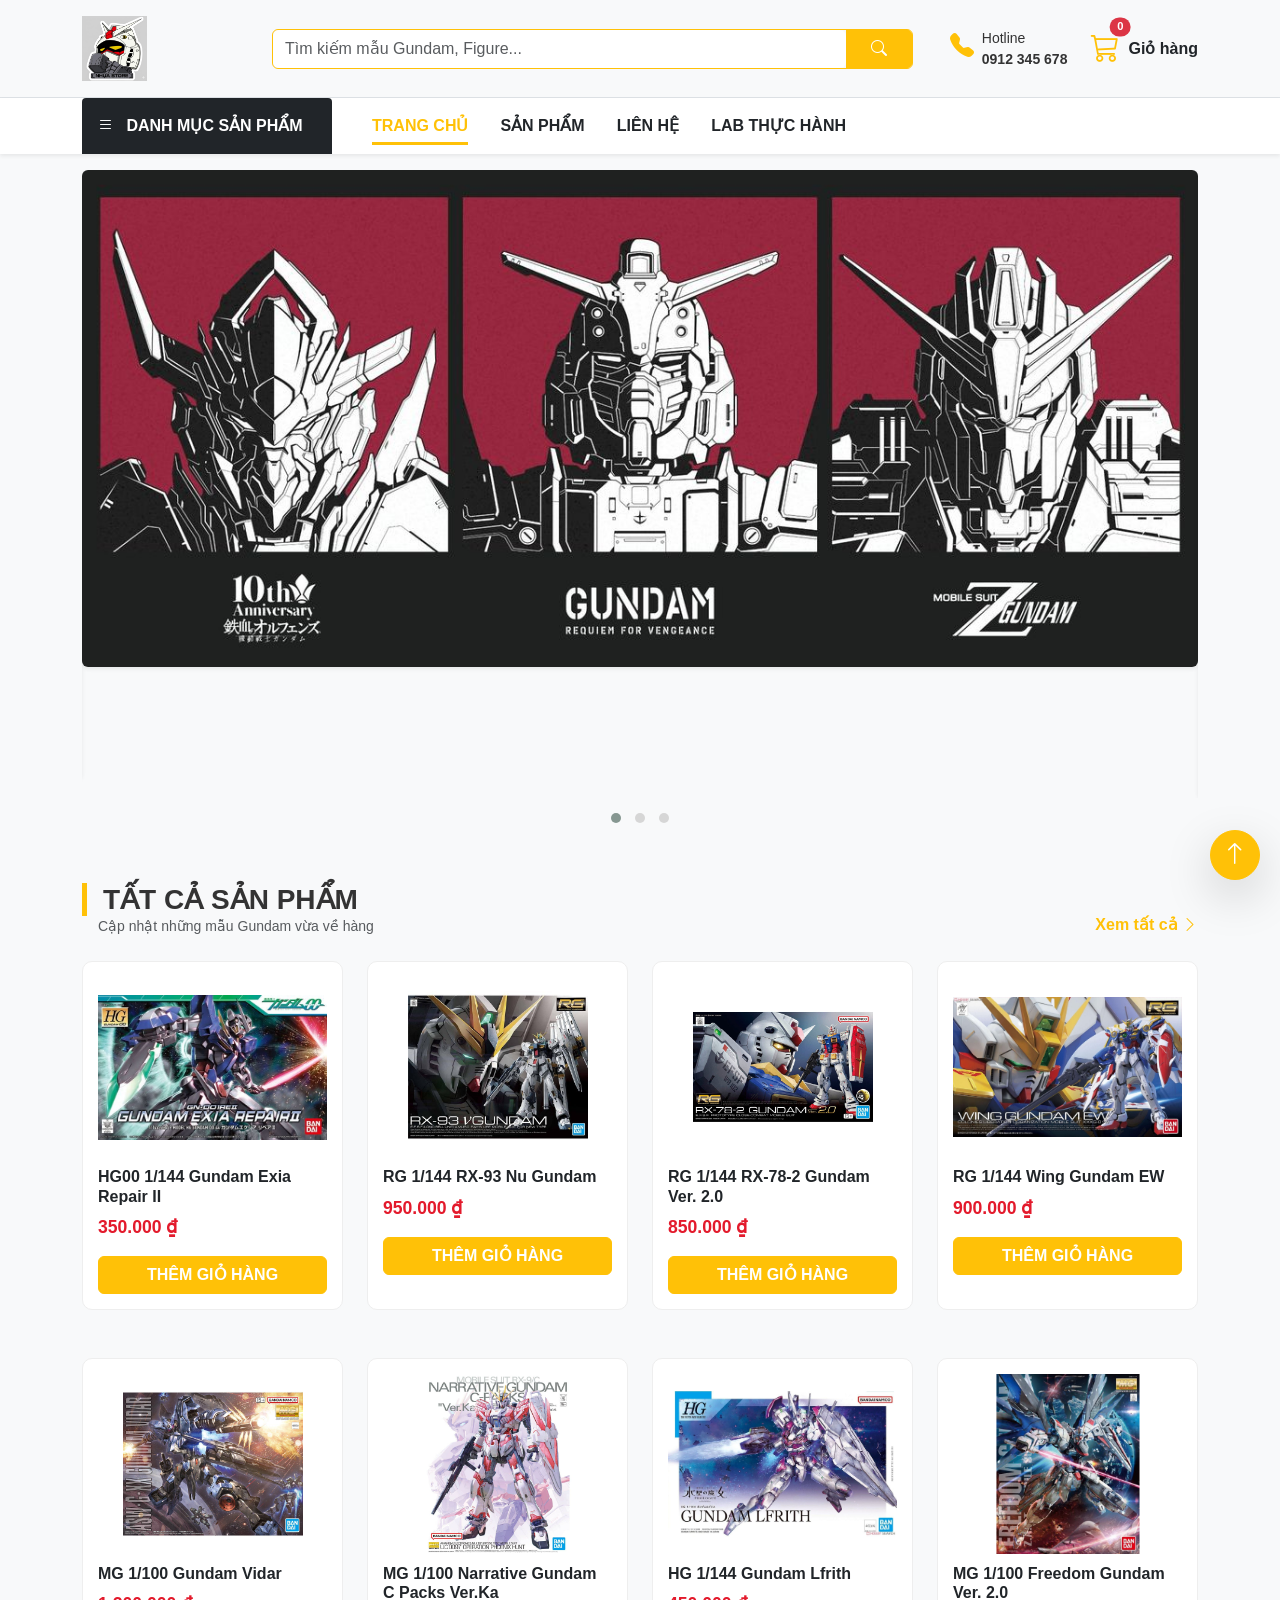
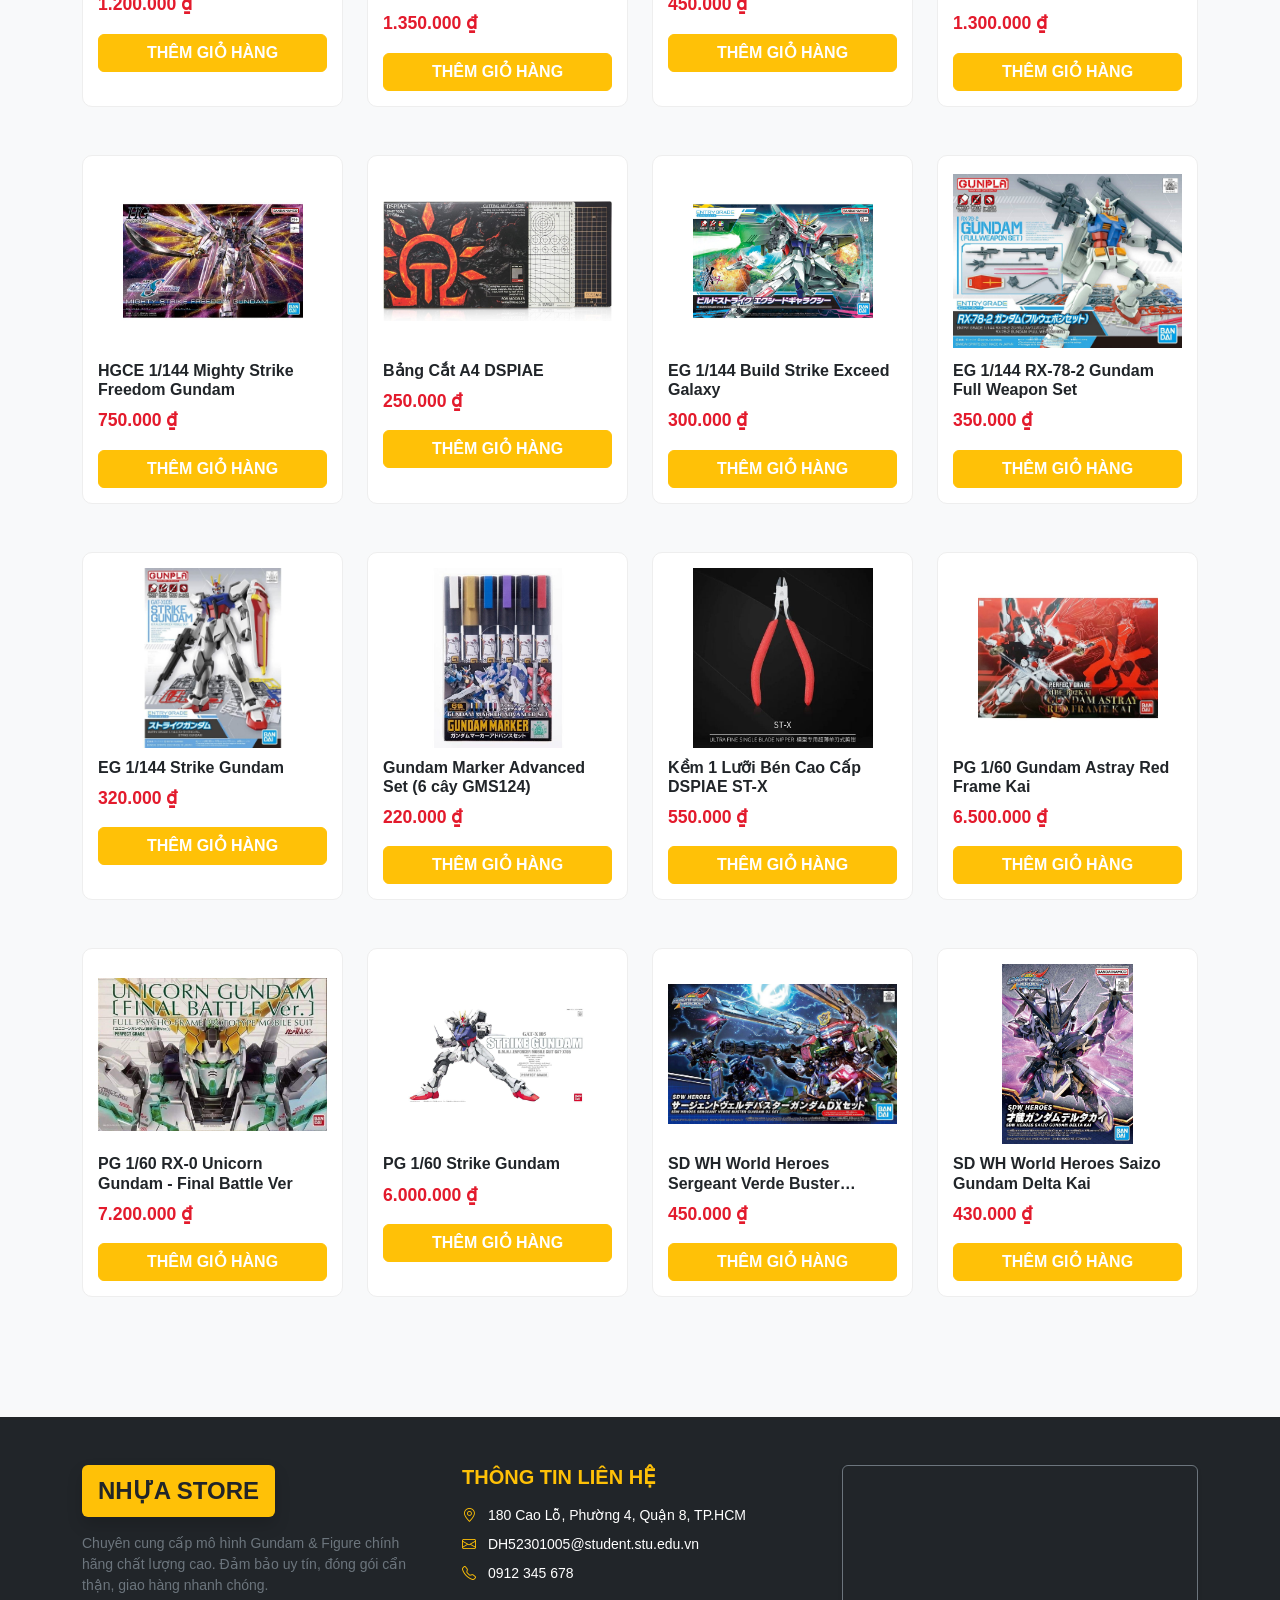
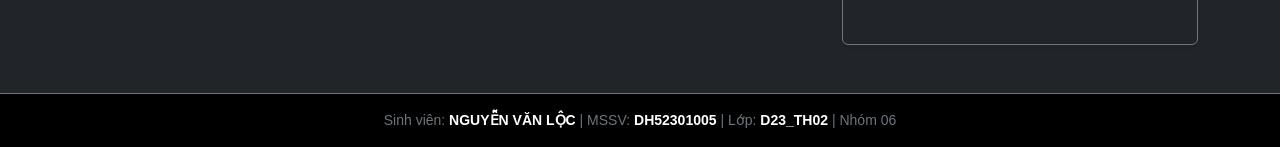
<file: index.html>
<!DOCTYPE html>
<html lang="vi">
<head>
    <meta charset="UTF-8" />
    <meta name="viewport" content="width=device-width, initial-scale=1.0" />
    <meta name="theme-color" content="#f3a638">
    <title>Nhựa Store - Gundam & Figure Chính Hãng</title>
    <link rel="stylesheet" href="https://cdn.jsdelivr.net/npm/bootstrap@5.3.3/dist/css/bootstrap.min.css" />
    <link rel="stylesheet" href="https://cdn.jsdelivr.net/npm/bootstrap-icons@1.11.0/font/bootstrap-icons.css" />
    <link rel="stylesheet" href="https://cdnjs.cloudflare.com/ajax/libs/OwlCarousel2/2.3.4/assets/owl.carousel.min.css" />
    <link rel="stylesheet" href="https://cdnjs.cloudflare.com/ajax/libs/OwlCarousel2/2.3.4/assets/owl.theme.default.css" />
    <link rel="stylesheet" href="css/style.css" />
</head>
<body>

    
    <header class="header">
        <div class="header-middle border-bottom">
            <div class="container">
                <div class="row align-items-center py-3">
                    <div class="col-lg-2 col-md-4 col-6">
                        <div class="logo">
                            <a href="index.html">
                                <img src="img/logo.jpg" alt="Nhựa Store" class="img-fluid" style="max-height: 65px;" />
                            </a>
                        </div>
                    </div>
                    <div class="col-lg-7 col-md-8 col-12 order-lg-2 order-3 mt-lg-0 mt-3">
                        <form onsubmit="return false;" class="frm-search">
                            <div class="search-bar d-flex border border-warning rounded overflow-hidden" style="position:relative;">
                                <div class="search-wrapper position-relative flex-grow-1">
                                    <input 
                                        class="search form-control border-0 shadow-none h-100" 
                                        type="text" 
                                        id="search-input"
                                        placeholder="Tìm kiếm mẫu Gundam, Figure..." 
                                        autocomplete="off"
                                    />
                                    <div class="search-suggestions" id="search-suggestions"></div>
                                </div>
                                <button type="submit" id="search-btn" class="btn btn-warning rounded-0 px-4 text-white">
                                    <i class="bi bi-search"></i>
                                </button>
                            </div>
                        </form>
                    </div>
                    

                    <div class="col-lg-3 col-md-12 col-6 order-lg-3 order-2">
                        <div class="header-middle-right d-flex justify-content-end align-items-center">
                            <div class="hotline-box d-none d-xl-flex me-4">
                                <i class="bi bi-telephone-fill me-2 text-warning fs-4"></i>
                                <span class="small">Hotline<br><b>0912 345 678</b></span>
                            </div>
                            <div class="cart-info position-relative">
                                <a href="giohang.html" class="cart d-flex align-items-center text-decoration-none text-dark">
                                    <div class="cart-icon me-2 position-relative">
                                        <span class="cart-count badge rounded-pill bg-danger position-absolute top-0 start-100 translate-middle" style="font-size: 0.7rem;">0</span>
                                        <i class="bi bi-cart3 text-warning" style="font-size: 1.8rem;"></i>
                                    </div>
                                    <span class="cart-title d-none d-sm-inline fw-bold">Giỏ hàng</span>
                                </a>
                            </div>
                        </div>
                    </div>
                </div>
            </div>
        </div>

        <div class="header-bottom bg-white shadow-sm">
            <div class="container">
                <div class="nav-menu d-flex align-items-center">
                    <div class="categories position-relative" id="categories-dropdown">
                        <div class="categories-menu bg-dark text-white p-3 cursor-pointer" style="min-width: 250px;">
                            <i class="bi bi-list"></i> <span class="ms-2 fw-bold">DANH MỤC SẢN PHẨM</span>
                        </div>
                        <ul class="dropdown-category-list list-unstyled m-0 shadow border-top border-warning border-3 position-absolute w-100 bg-white" style="z-index: 1000; display: none;">
                            <li><a href="sanpham.html?cat=eg" class="d-block p-2 px-3 text-decoration-none text-dark border-bottom"><i class="bi bi-chevron-right me-2 text-warning"></i>Entry Grade (EG)</a></li>
                            <li><a href="sanpham.html?cat=hg" class="d-block p-2 px-3 text-decoration-none text-dark border-bottom"><i class="bi bi-chevron-right me-2 text-warning"></i>High Grade (HG)</a></li>
                            <li><a href="sanpham.html?cat=rg" class="d-block p-2 px-3 text-decoration-none text-dark border-bottom"><i class="bi bi-chevron-right me-2 text-warning"></i>Real Grade (RG)</a></li>
                            <li><a href="sanpham.html?cat=mg" class="d-block p-2 px-3 text-decoration-none text-dark border-bottom"><i class="bi bi-chevron-right me-2 text-warning"></i>Master Grade (MG)</a></li>
                            <li><a href="sanpham.html?cat=pg" class="d-block p-2 px-3 text-decoration-none text-dark border-bottom"><i class="bi bi-chevron-right me-2 text-warning"></i>Perfect Grade (PG)</a></li>
                            <li><a href="sanpham.html?cat=sd" class="d-block p-2 px-3 text-decoration-none text-dark border-bottom"><i class="bi bi-chevron-right me-2 text-warning"></i>SD / BB Senshi</a></li>
                            <li><a href="sanpham.html?cat=tool" class="d-block p-2 px-3 text-decoration-none text-dark"><i class="bi bi-chevron-right me-2 text-warning"></i>Dụng cụ & Phụ kiện</a></li>
                        </ul>
                    </div>

                    <ul class="menu d-flex list-unstyled m-0 ms-4">
                        <li class="menu-item mx-3"><a href="index.html" class="text-decoration-none fw-bold text-warning border-bottom border-warning border-3 pb-2">TRANG CHỦ</a></li>
                        <li class="menu-item mx-3"><a href="sanpham.html" class="text-decoration-none fw-bold text-dark hover-warning">SẢN PHẨM</a></li>
                        <li class="menu-item mx-3"><a href="lienhe.html" class="text-decoration-none fw-bold text-dark hover-warning">LIÊN HỆ</a></li>
                        <li class="menu-item mx-3"><a href="labthuchanh.html" class="text-decoration-none fw-bold text-dark hover-warning">LAB THỰC HÀNH</a></li>
                    </ul>
                </div>
            </div>
        </div>
    </header>

    <main>
        <div class="banner mt-3">
            <div class="container">
                <div class="banner-carousel owl-carousel owl-theme">
                    <div class="item"><img src="img/banner-1.jpg" alt="Banner 1" class="rounded w-100 shadow-sm" /></div>
                    <div class="item"><img src="img/banner-2.jpg" alt="Banner 2" class="rounded w-100 shadow-sm" /></div>
                    <div class="item"><img src="img/banner-4.jpg" alt="Banner 2" class="rounded w-100 shadow-sm" /></div>
                </div>
            </div>
        </div>

        <section class="best-seller py-5 bg-light">
            <div class="container">
                <div class="box-title mb-4 d-flex justify-content-between align-items-end">
                    <div>
                        <h3 class="border-start border-5 border-warning ps-3 mb-0 fw-bold">SẢN PHẨM MỚI NHẤT</h3>
                        <p class="text-muted ms-3 mb-0 small">Cập nhật những mẫu Gundam vừa về hàng</p>
                    </div>
                    <a href="sanpham.html" class="text-decoration-none text-warning fw-bold">Xem tất cả <i class="bi bi-chevron-right"></i></a>
                </div>
                
                <div id="product-list" class="row g-4">
                    <div class="col-12 text-center py-5">
                        <div class="spinner-border text-warning" role="status"></div>
                        <p class="mt-2 text-muted">Đang tải sản phẩm...</p>
                    </div>
                </div>
            </div>
        </section>
    </main>

    <footer class="bg-dark text-white mt-5 pt-5 pb-0">
        <div class="container">
            <div class="row">
                <div class="col-md-4 mb-4">
                    <div class="bg-warning text-dark d-inline-block px-3 py-2 mb-3 rounded fw-bold fs-4 shadow">
                        NHỰA STORE
                    </div>
                    <p class="text-secondary small pe-4">Chuyên cung cấp mô hình Gundam & Figure chính hãng chất lượng cao. Đảm bảo uy tín, đóng gói cẩn thận, giao hàng nhanh chóng.</p>
                </div>

                <div class="col-md-4 mb-4">
                    <h5 class="fw-bold text-warning mb-3">THÔNG TIN LIÊN HỆ</h5>
                    <p class="mb-2 small"><i class="bi bi-geo-alt me-2 text-warning"></i> 180 Cao Lỗ, Phường 4, Quận 8, TP.HCM</p>
                    <p class="mb-2 small"><i class="bi bi-envelope me-2 text-warning"></i> DH52301005@student.stu.edu.vn</p>
                    <p class="mb-2 small"><i class="bi bi-telephone me-2 text-warning"></i> 0912 345 678</p>
                </div>

                <div class="col-md-4 mb-4">
                    <div class="rounded overflow-hidden border border-secondary shadow-sm" style="height: 180px;">
                        <iframe 
                            src="https://www.google.com/maps/embed?pb=!1m18!1m12!1m3!1d3919.954415492358!2d106.6778321!3d10.7380024!2m3!1f0!2f0!3f0!3m2!1i1024!2i768!4f13.1!3m3!1m2!1s0x31752f62a90e5db3%3A0xbdc424515961ed59!2zMTgwIENhbyBM4buXLCBQaMaw4budbmcgNCwgUXXhuq1uIDgsIEjhu5MgQ2jDrSBNaW5oLCBWaeG7h3QgTmFt!5e0!3m2!1svi!2s!4v1700000000000" 
                            width="100%" height="100%" style="border:0;" allowfullscreen="" loading="lazy">
                        </iframe>
                    </div>
                </div>
            </div>
        </div>

        <div class="container-fluid border-top border-secondary py-3 mt-4 bg-black">
            <div class="text-center small text-secondary">
                Sinh viên: <span class="text-white fw-bold">NGUYỄN VĂN LỘC</span> | MSSV: <span class="text-white fw-bold">DH52301005</span> | Lớp: <span class="text-white fw-bold">D23_TH02</span> | Nhóm 06
            </div>
        </div>
    </footer>

    <button class="btn btn-warning rounded-circle position-fixed shadow-lg" style="bottom: 20px; right: 20px; width: 50px; height: 50px; z-index: 1000; color: white;" onclick="window.scrollTo({top: 0, behavior: 'smooth'})">
        <i class="bi bi-arrow-up fs-4"></i>
    </button>

    <script src="https://cdnjs.cloudflare.com/ajax/libs/jquery/3.7.1/jquery.min.js"></script>
    <script src="https://cdnjs.cloudflare.com/ajax/libs/OwlCarousel2/2.3.4/owl.carousel.min.js"></script>
    <script src="https://cdn.jsdelivr.net/npm/bootstrap@5.3.3/dist/js/bootstrap.bundle.min.js"></script>
    <script src="js/script.js"></script>
    <script>
        $(document).ready(function(){
            // Carousel Banner
            $(".banner-carousel").owlCarousel({
                items: 1,
                loop: true,
                autoplay: true,
                autoplayTimeout: 4000,
                nav: false,
                dots: true,
                animateOut: 'fadeOut'
            });

            // Hiệu ứng hover danh mục
            $('#categories-dropdown').hover(
                function() { $(this).find('.dropdown-category-list').stop(true, true).slideDown(200); },
                function() { $(this).find('.dropdown-category-list').stop(true, true).slideUp(200); }
            );
        });
    </script>
</body>
</html>
</file>
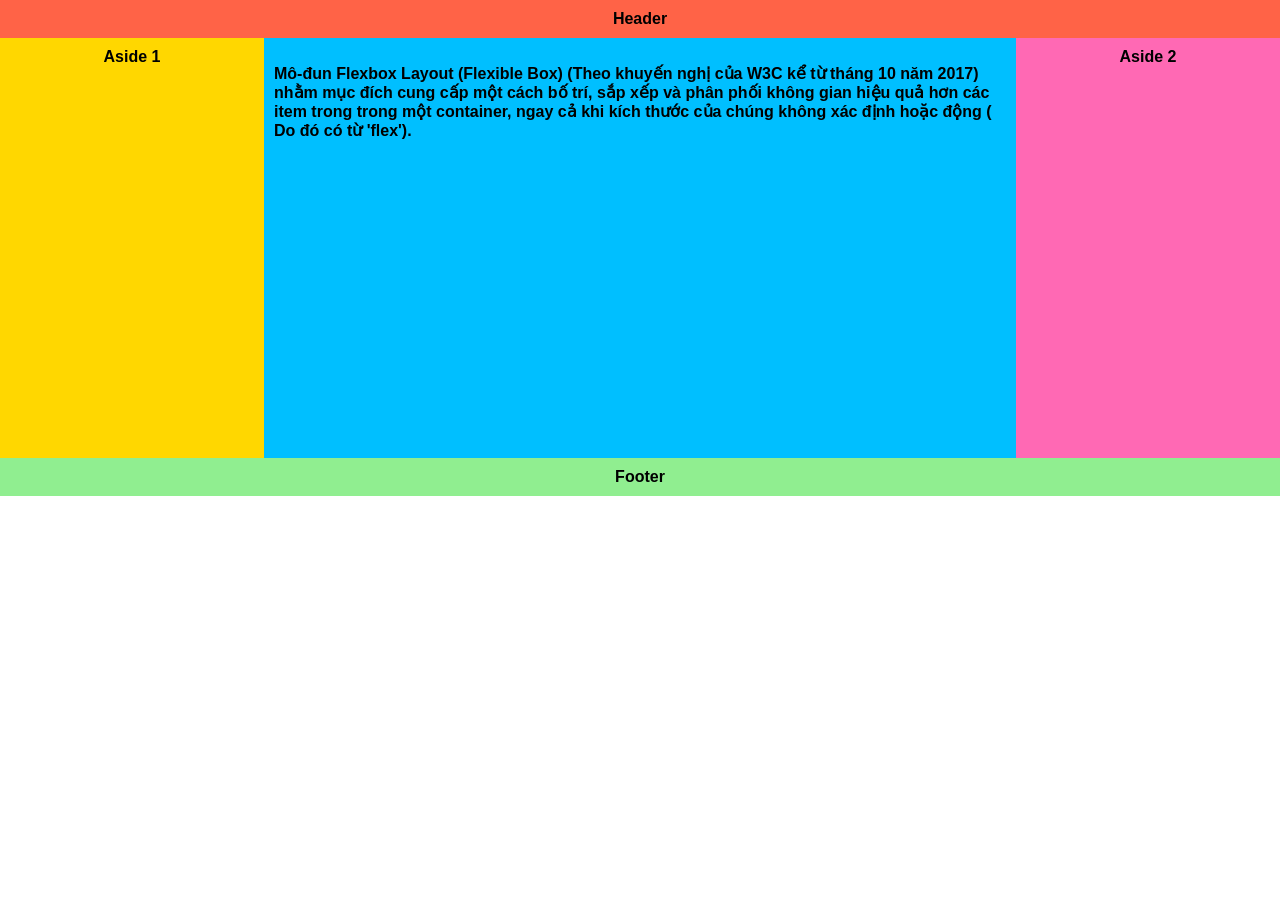
<file: baitapthuchanh/Lab06/Bai_2_Minh_hoa_layout/index.html>
<!DOCTYPE html>
<html>

<head>
	<meta http-equiv="Content-Type" content="text/html; charset=utf-8" />
    <link rel="stylesheet" href="css/style.css">
</head>

<body>
    <div class="wrapper">
        <header class="header-flex-2">Header</header>
        <article class="main">
            <p>Mô-đun Flexbox Layout (Flexible Box) (Theo khuyến nghị của W3C kể từ tháng 10 năm 2017) nhằm mục đích
                cung cấp một cách bố trí, sắp xếp và phân phối không gian hiệu quả hơn các item trong trong một
                container, ngay cả khi kích thước của chúng không xác định hoặc động ( Do đó có từ 'flex').</p>
        </article>
        <aside class="aside aside-1">Aside 1</aside>
        <aside class="aside aside-2">Aside 2</aside>
        <footer class="footer-flex-2">Footer</footer>
    </div>
</body>

</html>
</file>
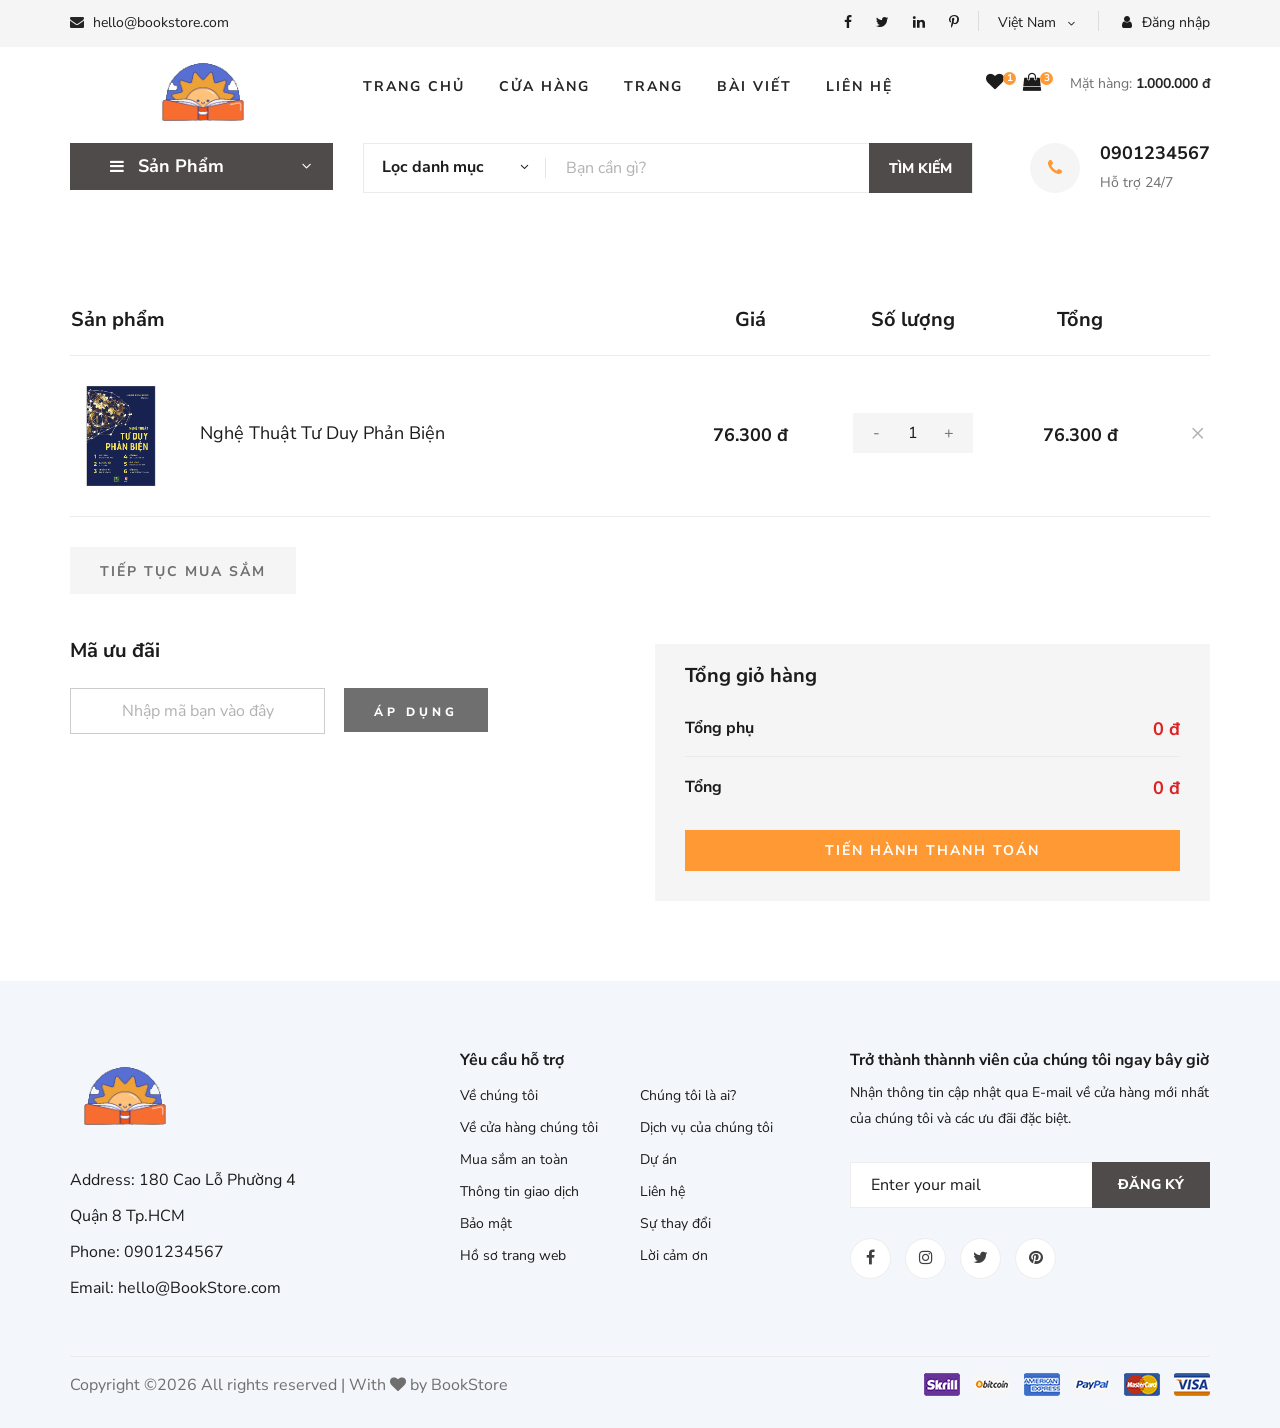
<file: baitapthuchanh/Lab07/demo_bai_2/index.html>
<!DOCTYPE html>
<html lang="zxx">

<head>
    <meta charset="UTF-8">
    <meta name="description" content="Ogani Template">
    <meta name="keywords" content="Ogani, unica, creative, html">
    <meta name="viewport" content="width=device-width, initial-scale=1.0">
    <meta http-equiv="X-UA-Compatible" content="ie=edge">
    <title>Nice | BookStore</title>
    
    <!-- Google Font -->
    <link href="https://fonts.googleapis.com/css2?family=Nunito Sans:wght@200;300;400;600;900&display=swap" rel="stylesheet">
    
    <!-- Css Styles -->
    <link rel="stylesheet" href="css/bootstrap.min.css" type="text/css">
    <link rel="stylesheet" href="css/font-awesome.min.css" type="text/css">
    <link rel="stylesheet" href="css/elegant-icons.css" type="text/css">
    <link rel="stylesheet" href="css/nice-select.css" type="text/css">
    <link rel="stylesheet" href="css/jquery-ui.min.css" type="text/css">
    <link rel="stylesheet" href="css/owl.carousel.min.css" type="text/css">
    <link rel="stylesheet" href="css/slicknav.min.css" type="text/css">
    <link rel="stylesheet" href="css/style.css" type="text/css">


</head>

<body>
    <!-- Page Preloder -->
    <div id="preloder">
        <div class="loader"></div>
    </div>

    <!-- Humberger Begin -->
    <div class="humberger__menu__overlay"></div>
    <div class="humberger__menu__wrapper">
        <div class="humberger__menu__logo">
            <a href="#"><img src="img/logo.png" alt=""></a>
        </div>
        <div class="humberger__menu__cart">
            <ul>
                <li><a href="#"><i class="fa fa-heart"></i> <span>1</span></a></li>
                <li><a href="#"><i class="fa fa-shopping-bag"></i> <span>3</span></a></li>
            </ul>
            <div class="header__cart__price">Mặt hàng: <span>1.000.000 đ</span></div>
        </div>
        <div class="humberger__menu__widget">
            <div class="header__top__right__language">
                <div>Việt Nam</div>
                <span class="arrow_carrot-down"></span>
                <ul>
                    <li><a href="#">Spanis</a></li>
                    <li><a href="#">English</a></li>
                </ul>
            </div>
            <div class="header__top__right__auth">
                <a href="#"><i class="fa fa-user"></i> Đăng nhập</a>
            </div>
        </div>
        <nav class="humberger__menu__nav mobile-menu">
            <ul>
                <li><a href="./index.html">Trang chủ</a></li>
                <li><a href="./shop-grid.html">Cửa hàng</a></li>
                <li><a href="#">Trang</a>
                    <ul class="header__menu__dropdown">
                        <li><a href="./shop-details.html">Cửa hàng chi tiết</a></li>
                        <li><a href="./shoping-cart.html">Giỏ hàng</a></li>
                        <li><a href="./checkout.html">Thủ tục thanh toán</a></li>
                        <li><a href="./blog-details.html">Chi tiết bài viết</a></li>
                    </ul>
                </li>
                <li><a href="./blog.html">Bài viết</a></li>
                <li><a href="./contact.html">Liên hệ</a></li>
            </ul>
        </nav>
        <div id="mobile-menu-wrap"></div>
        <div class="header__top__right__social">
            <a href="#"><i class="fa fa-facebook"></i></a>
            <a href="#"><i class="fa fa-twitter"></i></a>
            <a href="#"><i class="fa fa-linkedin"></i></a>
            <a href="#"><i class="fa fa-pinterest-p"></i></a>
        </div>
        <div class="humberger__menu__contact">
            <ul>
                <li><i class="fa fa-envelope"></i> hello@bookstore.com</li>
            </ul>
        </div>
    </div>
    <!-- Humberger End -->

    <!-- Header Section Begin -->
    <header class="header">
        <div class="header__top">
            <div class="container">
                <div class="row">
                    <div class="col-lg-6 col-md-6">
                        <div class="header__top__left">
                            <ul>
                                <li><i class="fa fa-envelope"></i> hello@bookstore.com</li>
                            </ul>
                        </div>
                    </div>
                    <div class="col-lg-6 col-md-6">
                        <div class="header__top__right">
                            <div class="header__top__right__social">
                                <a href="#"><i class="fa fa-facebook"></i></a>
                                <a href="#"><i class="fa fa-twitter"></i></a>
                                <a href="#"><i class="fa fa-linkedin"></i></a>
                                <a href="#"><i class="fa fa-pinterest-p"></i></a>
                            </div>
                            <div class="header__top__right__language">
                                <div>Việt Nam</div>
                                <span class="arrow_carrot-down"></span>
                                <ul>
                                    <li><a href="#">Spanis</a></li>
                                    <li><a href="#">English</a></li>
                                </ul>
                            </div>
                            <div class="header__top__right__auth">
                                <a href="#"><i class="fa fa-user"></i> Đăng nhập</a>
                            </div>
                        </div>
                    </div>
                </div>
            </div>
        </div>
        <div class="container">
            <div class="row">
                <div class="col-lg-3">
                    <div class="header__logo">
                        <a href="./index.html"><img src="img/logo.png" alt=""></a>
                    </div>
                </div>
                <div class="col-lg-6">
                    <nav class="header__menu">
                        <ul class="ul-menu">
                            <li><a href="./index.html">Trang chủ</a></li>
                            <li><a href="./shop-grid.html">Cửa hàng</a></li>
                            <li><a href="#">Trang</a>
                                <ul class="header__menu__dropdown">
                                    <li><a href="./shop-details.html">Cửa hàng chi tiết</a></li>
                                    <li><a href="./shoping-cart.html">Giỏ hàng</a></li>
                                    <li><a href="./checkout.html">Thủ tục thanh toán</a></li>
                                    <li><a href="./blog-details.html">Chi tiết bài viết</a></li>
                                </ul>
                            </li>
                            <li><a href="./blog.html">Bài viết</a></li>
                            <li><a href="./contact.html">Liên hệ</a></li>
                        </ul>
                    </nav>
                </div>
                <div class="col-lg-3">
                    <div class="header__cart">
                        <ul>
                            <li><a href="#"><i class="fa fa-heart"></i> <span>1</span></a></li>
                            <li><a href="#"><i class="fa fa-shopping-bag"></i> <span>3</span></a></li>
                        </ul>
                        <div class="header__cart__price">Mặt hàng: <span>1.000.000 đ</span></div>
                    </div>
                </div>
            </div>
            <div class="humberger__open">
                <i class="fa fa-bars"></i>
            </div>
        </div>
    </header>
    <!-- Header Section End -->

    <!-- Hero Section Begin -->
    <section class="hero hero-normal">
        <div class="container">
            <div class="row">
                <div class="col-lg-3">
                    <div class="hero__categories">
                        <div class="hero__categories__all">
                            <i class="fa fa-bars"></i>
                            <span>Sản Phẩm</span>
                        </div>
                        <ul>
                            <li><a href="#">Văn học</a></li>
                            <li><a href="#">Kinh tế</a></li>
                            <li><a href="#">Thiếu nhi</a></li>
                            <li><a href="#">Kĩ năng sống</a></li>
                            <li><a href="#">Giáo khoa</a></li>
                            <li><a href="#">Từ điển</a></li>
                            <li><a href="#">Lịch sử</a></li>
                            <li><a href="#">Y học</a></li>
                            <li><a href="#">Tạp chí</a></li>
                            <li><a href="#">Ngoại ngữ</a></li>
                            <li><a href="#">Giáo trình</a></li>
                        </ul>
                    </div>
                </div>
                <div class="col-lg-9">
                    <div class="hero__search">
                        <div class="hero__search__form">
                            <form action="#">
                                <div class="hero__search__categories">
                                    Lọc danh mục
                                    <span class="arrow_carrot-down"></span>
                                </div>
                                <input type="text" placeholder="Bạn cần gì?">
                                <button type="submit" class="site-btn">TÌM KIẾM</button>
                            </form>
                        </div>
                        <div class="hero__search__phone">
                            <div class="hero__search__phone__icon">
                                <i class="fa fa-phone"></i>
                            </div>
                            <div class="hero__search__phone__text">
                                <h5>0901234567</h5>
                                <span>Hỗ trợ 24/7 </span>
                            </div>
                        </div>
                    </div>
                </div>
            </div>
        </div>
    </section>
    <!-- Hero Section End -->

    <!-- Shoping Cart Section Begin -->
    <section class="shoping-cart spad">
        <div class="container">
            <div class="row">
                <div class="col-lg-12">
                    <div class="shoping__cart__table">
                        <table>
                            <thead>
                                <tr>
                                    <th class="shoping__product">Sản phẩm</th>
                                    <th>Giá</th>
                                    <th>Số lượng</th>
                                    <th>Tổng</th>
                                    <th></th>
                                </tr>
                            </thead>
                            <tbody>
                                <tr>
                                    <td class="shoping__cart__item">
                                        <img src="img/featured/Book_2.jpg" alt="" width="100px">
                                        <h5>Nghệ Thuật Tư Duy Phản Biện</h5>
                                    </td>
                                    <td class="shoping__cart__price">
                                        76.300 đ
                                    </td>
                                    <td class="shoping__cart__quantity">
                                        <div class="quantity">
                                            <div class="pro-qty">
                                                <input value="1" id="quantity" >
                                            </div>
                                        </div>
                                    </td>
                                    <td class="shoping__cart__total" id="total">
                                        76.300 đ
                                    </td>
                                    <td class="shoping__cart__item__close">
                                        <span class="icon_close"></span>
                                    </td>
                                </tr>
                            </tbody>
                        </table>
                    </div>
                </div>
            </div>
            <div class="row">
                <div class="col-lg-12">
                    <div class="shoping__cart__btns">
                        <a href="#" class="primary-btn cart-btn">TIẾP TỤC MUA SẮM</a>
                    </div>
                </div>
                <div class="col-lg-6">
                    <div class="shoping__continue">
                        <div class="shoping__discount">
                            <h5>Mã ưu đãi</h5>
                            <form action="#">
                                <input type="text" placeholder="Nhập mã bạn vào đây">
                                <button type="submit" class="site-btn">ÁP DỤNG</button>
                            </form>
                        </div>
                    </div>
                </div>
                <div class="col-lg-6">
                    <div class="shoping__checkout">
                        <h5>Tổng giỏ hàng</h5>
                        <ul>
                            <li>Tổng phụ <span>0 đ</span></li>
                            <li>Tổng <span>0 đ</span></li>
                        </ul>
                        <a href="#" class="primary-btn">Tiến hành thanh toán</a>
                    </div>
                </div>
            </div>
        </div>
    </section>
    <!-- Shoping Cart Section End -->


    <!-- Footer Section Begin -->
    <footer class="footer spad">
        <div class="container">
            <div class="row">
                <div class="col-lg-3 col-md-6 col-sm-6">
                    <div class="footer__about">
                        <div class="footer__about__logo">
                            <a href="./index.html"><img src="img/logo.png" alt=""></a>
                        </div>
                        <ul>
                            <li>Address: 180 Cao Lỗ Phường 4 Quận 8 Tp.HCM</li>
                            <li>Phone: 0901234567</li>
                            <li>Email: hello@BookStore.com</li>
                        </ul>
                    </div>
                </div>
                <div class="col-lg-4 col-md-6 col-sm-6 offset-lg-1">
                    <div class="footer__widget">
                        <h6>
                            Yêu cầu hỗ trợ</h6>
                        <ul>
                            <li><a href="#">Về chúng tôi</a></li>
                            <li><a href="#">Về cửa hàng chúng tôi</a></li>
                            <li><a href="#">Mua sắm an toàn</a></li>
                            <li><a href="#">Thông tin giao dịch</a></li>
                            <li><a href="#">Bảo mật</a></li>
                            <li><a href="#">Hồ sơ trang web</a></li>
                        </ul>
                        <ul>
                            <li><a href="#">Chúng tôi là ai?</a></li>
                            <li><a href="#">Dịch vụ của chúng tôi</a></li>
                            <li><a href="#">Dự án</a></li>
                            <li><a href="#">Liên hệ</a></li>
                            <li><a href="#">Sự thay đổi</a></li>
                            <li><a href="#">Lời cảm ơn</a></li>
                        </ul>
                    </div>
                </div>
                <div class="col-lg-4 col-md-12">
                    <div class="footer__widget">
                        <h6>Trở thành thànnh viên của chúng tôi ngay bây giờ</h6>
                        <p>Nhận thông tin cập nhật qua E-mail về cửa hàng mới nhất của chúng tôi và các ưu đãi đặc biệt.</p>
                        <form action="#">
                            <input type="text" placeholder="Enter your mail">
                            <button type="submit" class="site-btn">Đăng ký</button>
                        </form>
                        <div class="footer__widget__social">
                            <a href="#"><i class="fa fa-facebook"></i></a>
                            <a href="#"><i class="fa fa-instagram"></i></a>
                            <a href="#"><i class="fa fa-twitter"></i></a>
                            <a href="#"><i class="fa fa-pinterest"></i></a>
                        </div>
                    </div>
                </div>
            </div>
            <div class="row">
                <div class="col-lg-12">
                    <div class="footer__copyright">
                        <div class="footer__copyright__text"><p>
  Copyright &copy;<script>document.write(new Date().getFullYear());</script> All rights reserved | With <i class="fa fa-heart" aria-hidden="true"></i> by BookStore</a>
  </p></div>
                        <div class="footer__copyright__payment"><img src="img/payment-item.png" alt=""></div>
                    </div>
                </div>
            </div>
        </div>
    </footer>
    <!-- Footer Section End -->

    <!-- Js Plugins -->
    <script src="js/jquery-3.3.1.min.js"></script>
    <script src="js/bootstrap.min.js"></script>
    <script src="js/jquery.nice-select.min.js"></script>
    <script src="js/jquery-ui.min.js"></script>
    <script src="js/jquery.slicknav.js"></script>
    <script src="js/mixitup.min.js"></script>
    <script src="js/owl.carousel.min.js"></script>
    <script src="js/main.js"></script>


</body>

</html>
</file>
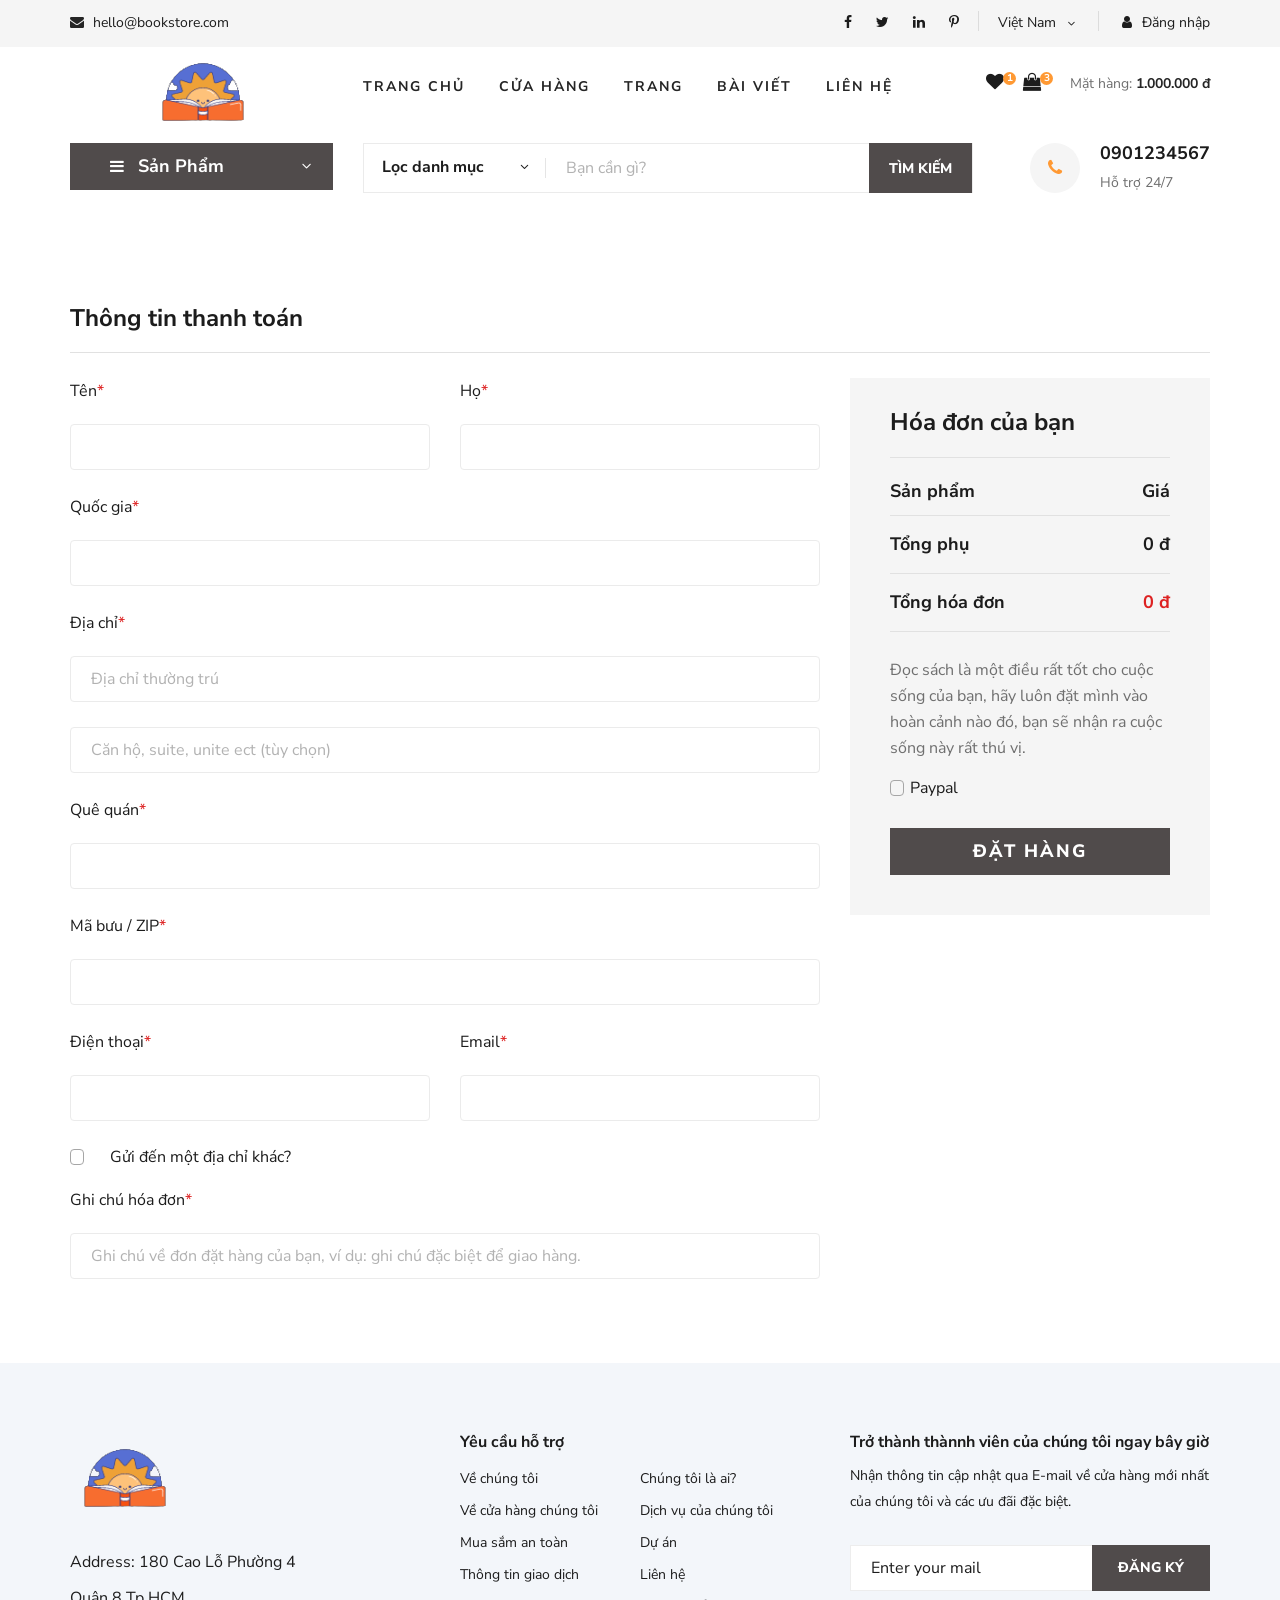
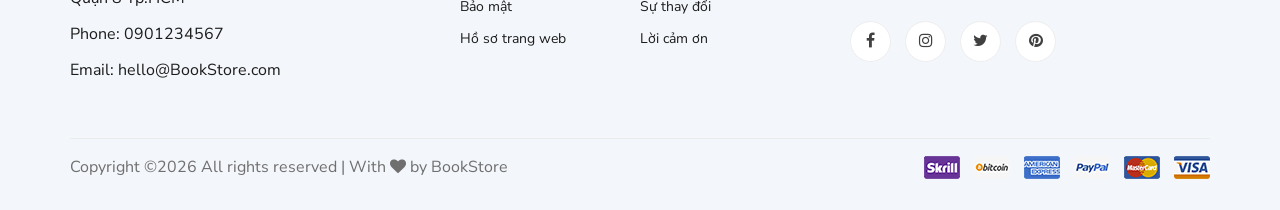
<file: baitapthuchanh/Lab07/Vi_du/index.html>
<!DOCTYPE html>
<html lang="zxx">

<head>
    <meta charset="UTF-8">
    <meta name="description" content="Ogani Template">
    <meta name="keywords" content="Ogani, unica, creative, html">
    <meta name="viewport" content="width=device-width, initial-scale=1.0">
    <meta http-equiv="X-UA-Compatible" content="ie=edge">
    <title>Nice | BookStore</title>
    
    <!-- Google Font -->
    <link href="https://fonts.googleapis.com/css2?family=Nunito Sans:wght@200;300;400;600;900&display=swap" rel="stylesheet">
    
    <!-- Css Styles -->
    <link rel="stylesheet" href="css/bootstrap.min.css" type="text/css">
    <link rel="stylesheet" href="css/font-awesome.min.css" type="text/css">
    <link rel="stylesheet" href="css/elegant-icons.css" type="text/css">
    <link rel="stylesheet" href="css/nice-select.css" type="text/css">
    <link rel="stylesheet" href="css/jquery-ui.min.css" type="text/css">
    <link rel="stylesheet" href="css/owl.carousel.min.css" type="text/css">
    <link rel="stylesheet" href="css/slicknav.min.css" type="text/css">
    <link rel="stylesheet" href="css/style.css" type="text/css">


    <style>
        .error-message {
            color: red;
            font-size: 14px; 
            margin-top: 5px; 
        }
    </style>
</head>

<body>
    <!-- Page Preloder -->
    <div id="preloder">
        <div class="loader"></div>
    </div>

    <!-- Humberger Begin -->
    <div class="humberger__menu__overlay"></div>
    <div class="humberger__menu__wrapper">
        <div class="humberger__menu__logo">
            <a href="#"><img src="img/logo.png" alt=""></a>
        </div>
        <div class="humberger__menu__cart">
            <ul>
                <li><a href="#"><i class="fa fa-heart"></i> <span>1</span></a></li>
                <li><a href="#"><i class="fa fa-shopping-bag"></i> <span>3</span></a></li>
            </ul>
            <div class="header__cart__price">Mặt hàng: <span>1.000.000 đ</span></div>
        </div>
        <div class="humberger__menu__widget">
            <div class="header__top__right__language">
                <div>Việt Nam</div>
                <span class="arrow_carrot-down"></span>
                <ul>
                    <li><a href="#">Spanis</a></li>
                    <li><a href="#">English</a></li>
                </ul>
            </div>
            <div class="header__top__right__auth">
                <a href="#"><i class="fa fa-user"></i> Đăng nhập</a>
            </div>
        </div>
        <nav class="humberger__menu__nav mobile-menu">
            <ul>
                <li><a href="./index.html">Trang chủ</a></li>
                <li><a href="./shop-grid.html">Cửa hàng</a></li>
                <li><a href="#">Trang</a>
                    <ul class="header__menu__dropdown">
                        <li><a href="./shop-details.html">Cửa hàng chi tiết</a></li>
                        <li><a href="./shoping-cart.html">Giỏ hàng</a></li>
                        <li><a href="./checkout.html">Thủ tục thanh toán</a></li>
                        <li><a href="./blog-details.html">Chi tiết bài viết</a></li>
                    </ul>
                </li>
                <li><a href="./blog.html">Bài viết</a></li>
                <li><a href="./contact.html">Liên hệ</a></li>
            </ul>
        </nav>
        <div id="mobile-menu-wrap"></div>
        <div class="header__top__right__social">
            <a href="#"><i class="fa fa-facebook"></i></a>
            <a href="#"><i class="fa fa-twitter"></i></a>
            <a href="#"><i class="fa fa-linkedin"></i></a>
            <a href="#"><i class="fa fa-pinterest-p"></i></a>
        </div>
        <div class="humberger__menu__contact">
            <ul>
                <li><i class="fa fa-envelope"></i> hello@bookstore.com</li>
            </ul>
        </div>
    </div>
    <!-- Humberger End -->

    <!-- Header Section Begin -->
    <header class="header">
        <div class="header__top">
            <div class="container">
                <div class="row">
                    <div class="col-lg-6 col-md-6">
                        <div class="header__top__left">
                            <ul>
                                <li><i class="fa fa-envelope"></i> hello@bookstore.com</li>
                            </ul>
                        </div>
                    </div>
                    <div class="col-lg-6 col-md-6">
                        <div class="header__top__right">
                            <div class="header__top__right__social">
                                <a href="#"><i class="fa fa-facebook"></i></a>
                                <a href="#"><i class="fa fa-twitter"></i></a>
                                <a href="#"><i class="fa fa-linkedin"></i></a>
                                <a href="#"><i class="fa fa-pinterest-p"></i></a>
                            </div>
                            <div class="header__top__right__language">
                                <div>Việt Nam</div>
                                <span class="arrow_carrot-down"></span>
                                <ul>
                                    <li><a href="#">Spanis</a></li>
                                    <li><a href="#">English</a></li>
                                </ul>
                            </div>
                            <div class="header__top__right__auth">
                                <a href="#"><i class="fa fa-user"></i> Đăng nhập</a>
                            </div>
                        </div>
                    </div>
                </div>
            </div>
        </div>
        <div class="container">
            <div class="row">
                <div class="col-lg-3">
                    <div class="header__logo">
                        <a href="./index.html"><img src="img/logo.png" alt=""></a>
                    </div>
                </div>
                <div class="col-lg-6">
                    <nav class="header__menu">
                        <ul class="ul-menu">
                            <li><a href="./index.html">Trang chủ</a></li>
                            <li><a href="./shop-grid.html">Cửa hàng</a></li>
                            <li><a href="#">Trang</a>
                                <ul class="header__menu__dropdown">
                                    <li><a href="./shop-details.html">Cửa hàng chi tiết</a></li>
                                    <li><a href="./shoping-cart.html">Giỏ hàng</a></li>
                                    <li><a href="./checkout.html">Thủ tục thanh toán</a></li>
                                    <li><a href="./blog-details.html">Chi tiết bài viết</a></li>
                                </ul>
                            </li>
                            <li><a href="./blog.html">Bài viết</a></li>
                            <li><a href="./contact.html">Liên hệ</a></li>
                        </ul>
                    </nav>
                </div>
                <div class="col-lg-3">
                    <div class="header__cart">
                        <ul>
                            <li><a href="#"><i class="fa fa-heart"></i> <span>1</span></a></li>
                            <li><a href="#"><i class="fa fa-shopping-bag"></i> <span>3</span></a></li>
                        </ul>
                        <div class="header__cart__price">Mặt hàng: <span>1.000.000 đ</span></div>
                    </div>
                </div>
            </div>
            <div class="humberger__open">
                <i class="fa fa-bars"></i>
            </div>
        </div>
    </header>
    <!-- Header Section End -->

    <!-- Hero Section Begin -->
    <section class="hero hero-normal">
        <div class="container">
            <div class="row">
                <div class="col-lg-3">
                    <div class="hero__categories">
                        <div class="hero__categories__all">
                            <i class="fa fa-bars"></i>
                            <span>Sản Phẩm</span>
                        </div>
                        <ul>
                            <li><a href="#">Văn học</a></li>
                            <li><a href="#">Kinh tế</a></li>
                            <li><a href="#">Thiếu nhi</a></li>
                            <li><a href="#">Kĩ năng sống</a></li>
                            <li><a href="#">Giáo khoa</a></li>
                            <li><a href="#">Từ điển</a></li>
                            <li><a href="#">Lịch sử</a></li>
                            <li><a href="#">Y học</a></li>
                            <li><a href="#">Tạp chí</a></li>
                            <li><a href="#">Ngoại ngữ</a></li>
                            <li><a href="#">Giáo trình</a></li>
                        </ul>
                    </div>
                </div>
                <div class="col-lg-9">
                    <div class="hero__search">
                        <div class="hero__search__form">
                            <form action="#">
                                <div class="hero__search__categories">
                                    Lọc danh mục
                                    <span class="arrow_carrot-down"></span>
                                </div>
                                <input type="text" placeholder="Bạn cần gì?">
                                <button type="submit" class="site-btn">TÌM KIẾM</button>
                            </form>
                        </div>
                        <div class="hero__search__phone">
                            <div class="hero__search__phone__icon">
                                <i class="fa fa-phone"></i>
                            </div>
                            <div class="hero__search__phone__text">
                                <h5>0901234567</h5>
                                <span>Hỗ trợ 24/7 </span>
                            </div>
                        </div>
                    </div>
                </div>
            </div>
        </div>
    </section>
    <!-- Hero Section End -->

     <!-- Checkout Section Begin -->
     <section class="checkout spad">
        <div class="container">
            <div class="checkout__form">
                <h4>Thông tin thanh toán</h4>
                <form id="checkoutForm" action="#">
                    <div class="row">
                        <div class="col-lg-8 col-md-6">
                            <div class="row">
                                <div class="col-lg-6">
                                    <div class="checkout__input">
                                        <p>Tên<span>*</span></p>
                                        <input type="text" id="firstNameInput">
                                        <div class="error-message" id="firstNameErrorMessage"></div>
                                    </div>
                                </div>
                                <div class="col-lg-6">
                                    <div class="checkout__input">
                                        <p>Họ<span>*</span></p>
                                        <input type="text" id="lastNameInput">
                                        <div class="error-message" id="lastNameErrorMessage"></div>
                                    </div>
                                </div>
                            </div>
                            <div class="checkout__input">
                                <p>Quốc gia<span>*</span></p>
                                <input type="text" id="nationInput">
                                <div class="error-message" id="nationErrorMessage"></div>
                            </div>
                            <div class="checkout__input">
                                <p>Địa chỉ<span>*</span></p>
                                <input type="text" placeholder="Địa chỉ thường trú" class="checkout__input__add" id="adresseInput">
                                <div class="error-message" id="adresseErrorMessage"></div>
                                <input type="text" placeholder="Căn hộ, suite, unite ect (tùy chọn)" id="suiteInput">
                                <div class="error-message" id="suiteErrorMessage"></div>
                            </div>
                            <div class="checkout__input">
                                <p>Quê quán<span>*</span></p>
                                <input type="text" id="countryInput">
                                <div class="error-message" id="countryErrorMessage"></div>
                            </div>
                            <div class="checkout__input">
                                <p>Mã bưu / ZIP<span>*</span></p>
                                <input type="text" id="zipInput">
                                <div class="error-message" id="zipErrorMessage"></div>
                            </div>
                            <div class="row">
                                <div class="col-lg-6">
                                    <div class="checkout__input">
                                        <p>Điện thoại<span>*</span></p>
                                        <input type="text" id="numInput">
                                        <div class="error-message" id="numErrorMessage"></div>
                                    </div>
                                </div>
                                <div class="col-lg-6">
                                    <div class="checkout__input">
                                        <p>Email<span>*</span></p>
                                        <input type="text" id="emailInput">
                                        <div class="error-message" id="emailErrorMessage"></div>
                                    </div>
                                </div>
                            </div>
                           
                            <div class="checkout__input__checkbox">
                                <label for="diff-acc">
                                    Gửi đến một địa chỉ khác?
                                    <input type="checkbox" id="diff-acc">
                                    <span class="checkmark"></span>
                                </label>
                            </div>
                            <div class="checkout__input">
                                <p>Ghi chú hóa đơn<span>*</span></p>
                                <input type="text" placeholder="Ghi chú về đơn đặt hàng của bạn, ví dụ: ghi chú đặc biệt để giao hàng." id="noteInput">
                                <div class="error-message" id="noteErrorMessage"></div>
                            </div>
                        </div>
                        <div class="col-lg-4 col-md-6">
                            <div class="checkout__order">
                                <h4>Hóa đơn của bạn</h4>
                                <div class="checkout__order__products">Sản phẩm <span>Giá</span></div>
                               
                                <div class="checkout__order__subtotal">Tổng phụ <span>0 đ</span></div>
                                <div class="checkout__order__total">Tổng hóa đơn <span>0 đ</span></div>
                                <p>Đọc sách là một điều rất tốt cho cuộc sống của bạn, hãy luôn đặt mình vào hoàn cảnh nào đó, bạn sẽ
                                    nhận ra cuộc sống này rất thú vị.
                                </p>
                                <div class="checkout__input__checkbox">
                                    <label for="paypal">
                                        Paypal
                                        <input type="checkbox" id="paypal">
                                        <span class="checkmark"></span>
                                    </label>
                                </div>
                                <button type="button" class="site-btn" onclick="validateForm()">Đặt hàng</button>
                            </div>
                        </div>
                    </div>
                </form>
            </div>
        </div>
    </section>
    <!-- Checkout Section End -->


    <!-- Footer Section Begin -->
    <footer class="footer spad">
        <div class="container">
            <div class="row">
                <div class="col-lg-3 col-md-6 col-sm-6">
                    <div class="footer__about">
                        <div class="footer__about__logo">
                            <a href="./index.html"><img src="img/logo.png" alt=""></a>
                        </div>
                        <ul>
                            <li>Address: 180 Cao Lỗ Phường 4 Quận 8 Tp.HCM</li>
                            <li>Phone: 0901234567</li>
                            <li>Email: hello@BookStore.com</li>
                        </ul>
                    </div>
                </div>
                <div class="col-lg-4 col-md-6 col-sm-6 offset-lg-1">
                    <div class="footer__widget">
                        <h6>
                            Yêu cầu hỗ trợ</h6>
                        <ul>
                            <li><a href="#">Về chúng tôi</a></li>
                            <li><a href="#">Về cửa hàng chúng tôi</a></li>
                            <li><a href="#">Mua sắm an toàn</a></li>
                            <li><a href="#">Thông tin giao dịch</a></li>
                            <li><a href="#">Bảo mật</a></li>
                            <li><a href="#">Hồ sơ trang web</a></li>
                        </ul>
                        <ul>
                            <li><a href="#">Chúng tôi là ai?</a></li>
                            <li><a href="#">Dịch vụ của chúng tôi</a></li>
                            <li><a href="#">Dự án</a></li>
                            <li><a href="#">Liên hệ</a></li>
                            <li><a href="#">Sự thay đổi</a></li>
                            <li><a href="#">Lời cảm ơn</a></li>
                        </ul>
                    </div>
                </div>
                <div class="col-lg-4 col-md-12">
                    <div class="footer__widget">
                        <h6>Trở thành thànnh viên của chúng tôi ngay bây giờ</h6>
                        <p>Nhận thông tin cập nhật qua E-mail về cửa hàng mới nhất của chúng tôi và các ưu đãi đặc biệt.</p>
                        <form action="#">
                            <input type="text" placeholder="Enter your mail">
                            <button type="submit" class="site-btn">Đăng ký</button>
                        </form>
                        <div class="footer__widget__social">
                            <a href="#"><i class="fa fa-facebook"></i></a>
                            <a href="#"><i class="fa fa-instagram"></i></a>
                            <a href="#"><i class="fa fa-twitter"></i></a>
                            <a href="#"><i class="fa fa-pinterest"></i></a>
                        </div>
                    </div>
                </div>
            </div>
            <div class="row">
                <div class="col-lg-12">
                    <div class="footer__copyright">
                        <div class="footer__copyright__text"><p>
  Copyright &copy;<script>document.write(new Date().getFullYear());</script> All rights reserved | With <i class="fa fa-heart" aria-hidden="true"></i> by BookStore</a>
  </p></div>
                        <div class="footer__copyright__payment"><img src="img/payment-item.png" alt=""></div>
                    </div>
                </div>
            </div>
        </div>
    </footer>
    <!-- Footer Section End -->

    <!-- Js Plugins -->
    <script src="js/jquery-3.3.1.min.js"></script>
    <script src="js/bootstrap.min.js"></script>
    <script src="js/jquery.nice-select.min.js"></script>
    <script src="js/jquery-ui.min.js"></script>
    <script src="js/jquery.slicknav.js"></script>
    <script src="js/mixitup.min.js"></script>
    <script src="js/owl.carousel.min.js"></script>
    <script src="js/main.js"></script>



    <!-- JavaScript -->
    <script>
        function validateForm() {
            
            var firstName = firstNameInput.value.trim();
            var email = emailInput.value.trim();

            var isValid = true;

            if (firstName === '') {
                firstNameErrorMessage.textContent = 'Vui lòng nhập tên của bạn.';
                isValid = false;
            } else {
                firstNameErrorMessage.textContent = '';
            }

            if (!validateEmail(emailInput.value)) {
                emailErrorMessage.textContent = 'Vui lòng nhập một địa chỉ email hợp lệ.';
                isValid = false;
            } else {
                emailErrorMessage.textContent = '';
            }
            
            if (isValid) {
                alert('Đặt hàng thành công!');
            }

        }
    
        function validateEmail(email) {
            var emailRegex = /\S+@\S+\.\S+/;
            return emailRegex.test(email);
        }
    
    </script>
    
</body>

</html>
</file>
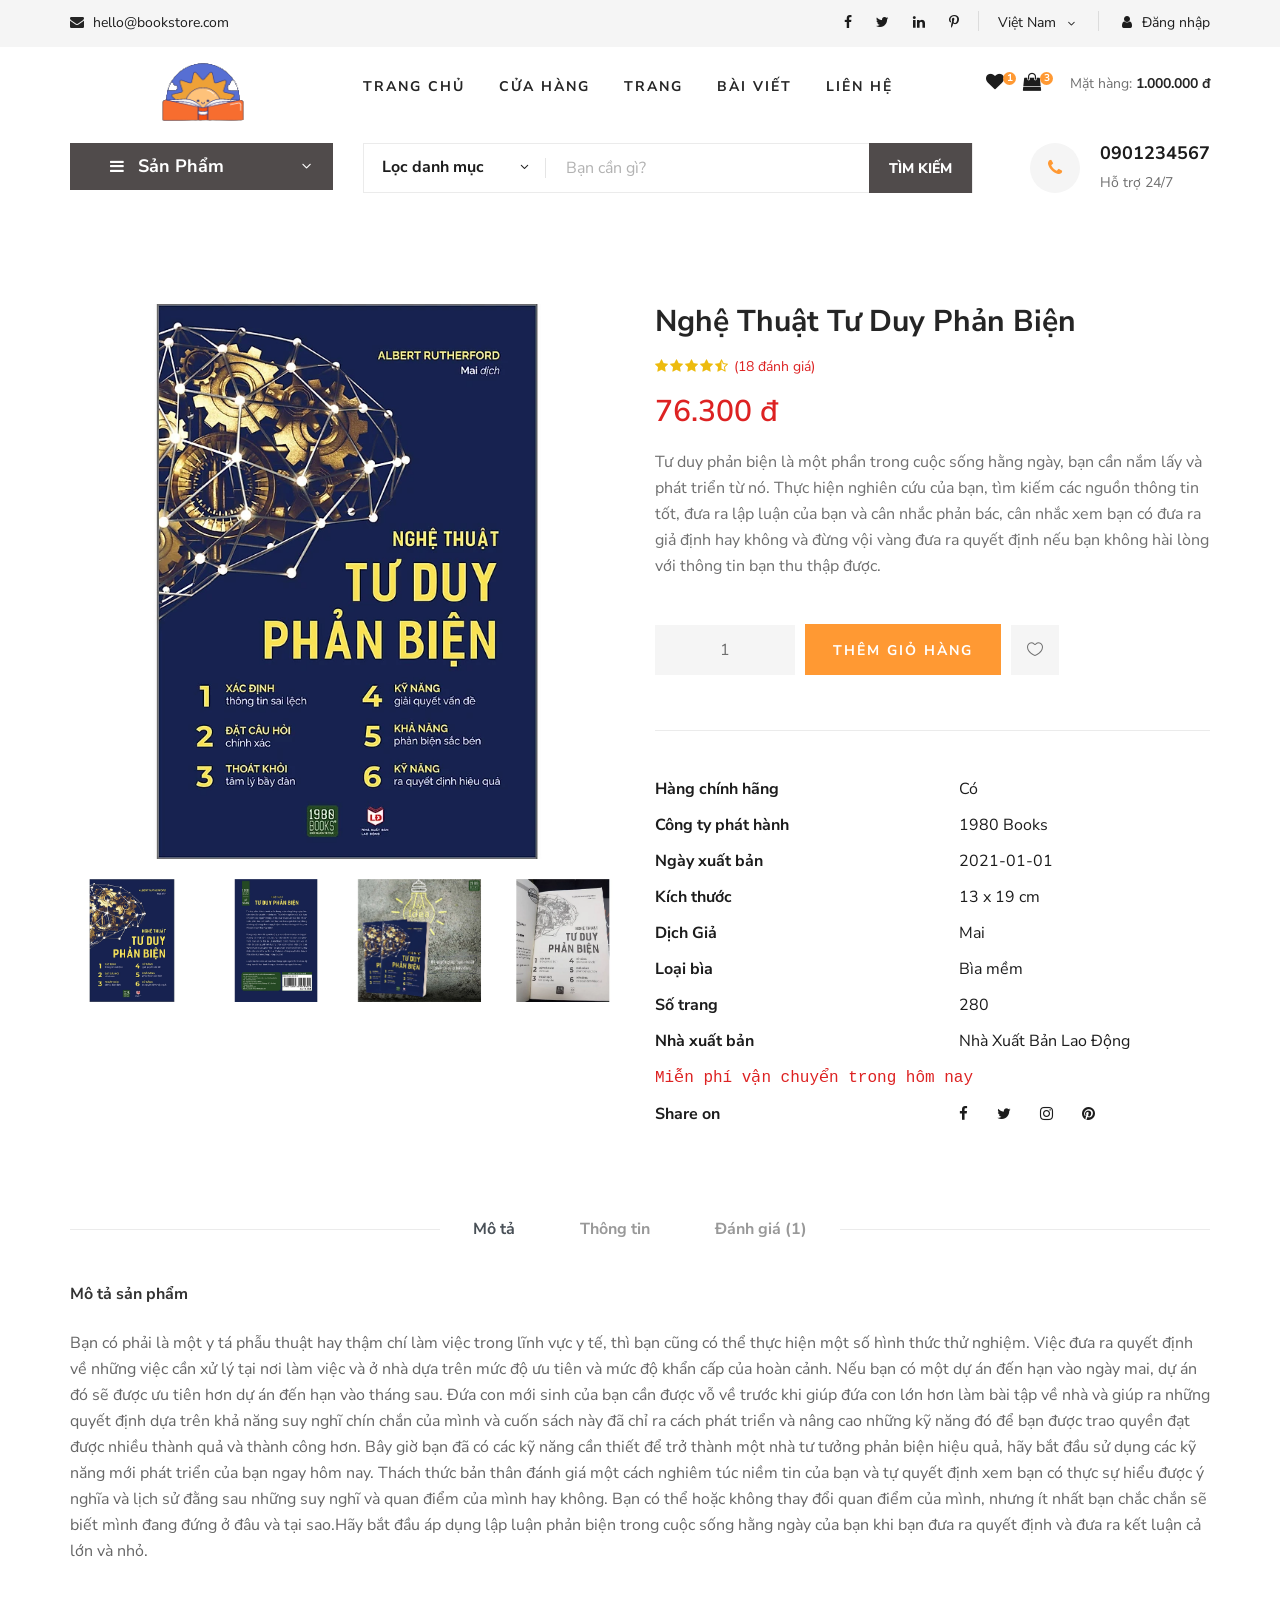
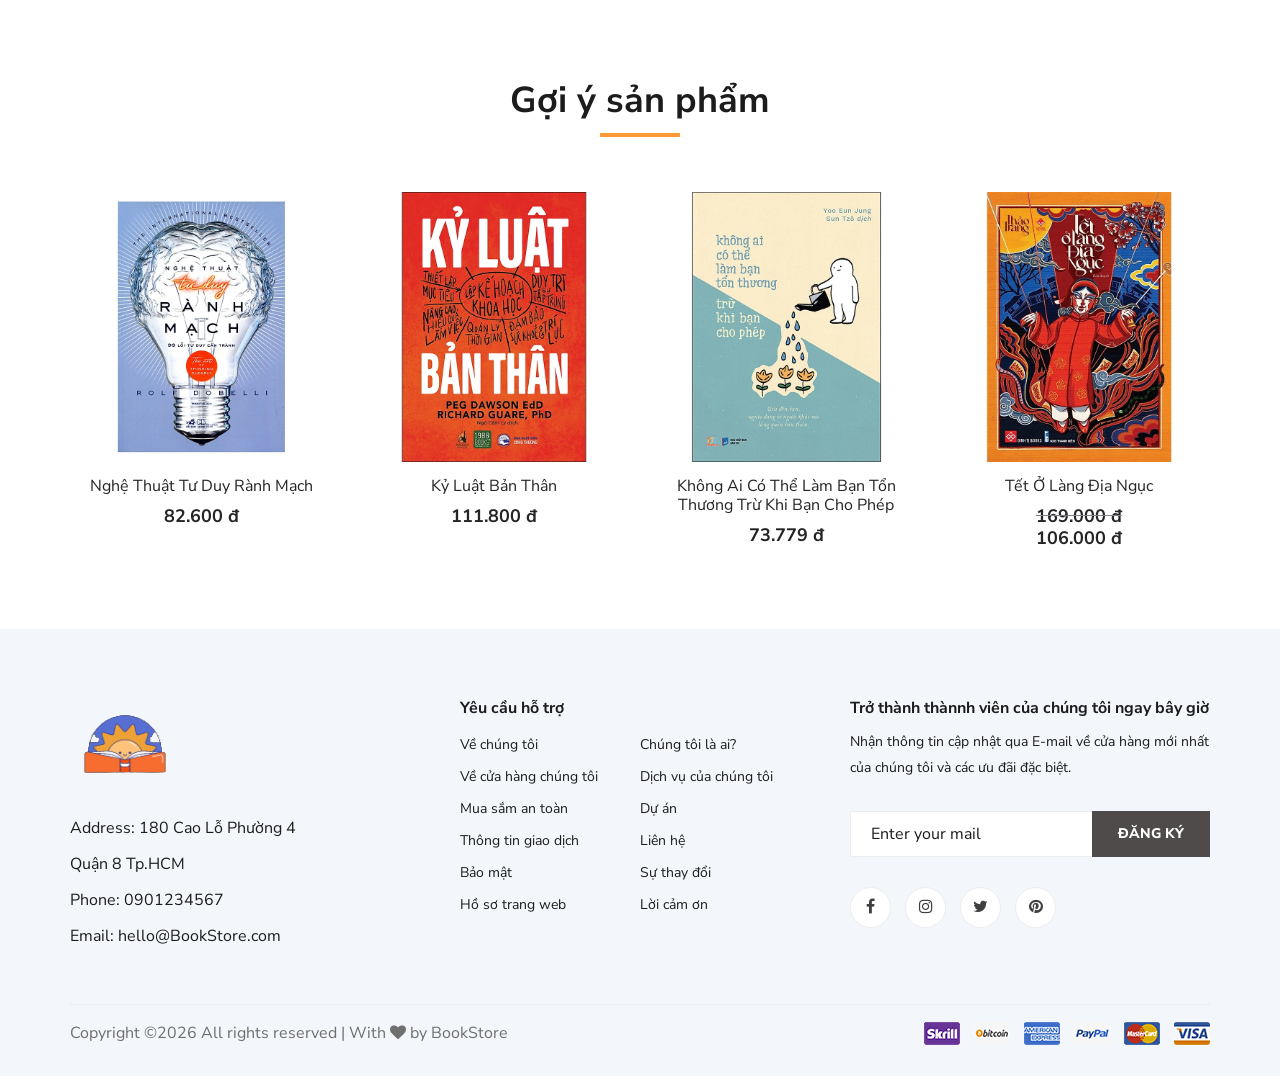
<file: baitapthuchanh/Lab08/Vi_du_2/index.html>
<!DOCTYPE html>
<html lang="zxx">

<head>
    <meta charset="UTF-8">
    <meta name="description" content="Ogani Template">
    <meta name="keywords" content="Ogani, unica, creative, html">
    <meta name="viewport" content="width=device-width, initial-scale=1.0">
    <meta http-equiv="X-UA-Compatible" content="ie=edge">
    <title>Nice | BookStore</title>

    <!-- Google Font -->
    <link href="https://fonts.googleapis.com/css2?family=Nunito Sans:wght@200;300;400;600;900&display=swap" rel="stylesheet">

    <!-- Css Styles -->
    <link rel="stylesheet" href="css/bootstrap.min.css" type="text/css">
    <link rel="stylesheet" href="css/font-awesome.min.css" type="text/css">
    <link rel="stylesheet" href="css/elegant-icons.css" type="text/css">
    <link rel="stylesheet" href="css/nice-select.css" type="text/css">
    <link rel="stylesheet" href="css/jquery-ui.min.css" type="text/css">
    <link rel="stylesheet" href="css/owl.carousel.min.css" type="text/css">
    <link rel="stylesheet" href="css/slicknav.min.css" type="text/css">
    <link rel="stylesheet" href="css/style.css" type="text/css">

    <style>
        .product__details__pic__slider {
            position: relative;
            overflow: hidden;
        }

        .product__details__pic__slider img {
            display: none;
            width: 100%;
            height: auto;
        }

        .button__slide{
            text-align: center;
            padding-top: 10px;
        }
    </style>

    
</head>

<body>
    <!-- Page Preloder -->
    <div id="preloder">
        <div class="loader"></div>
    </div>

    <!-- Humberger Begin -->
    <div class="humberger__menu__overlay"></div>
    <div class="humberger__menu__wrapper">
        <div class="humberger__menu__logo">
            <a href="#"><img src="img/logo.png" alt=""></a>
        </div>
        <div class="humberger__menu__cart">
            <ul>
                <li><a href="#"><i class="fa fa-heart"></i> <span>1</span></a></li>
                <li><a href="#"><i class="fa fa-shopping-bag"></i> <span>3</span></a></li>
            </ul>
            <div class="header__cart__price">Mặt hàng: <span>1.000.000 đ</span></div>
        </div>
        <div class="humberger__menu__widget">
            <div class="header__top__right__language">
                <div>Việt Nam</div>
                <span class="arrow_carrot-down"></span>
                <ul>
                    <li><a href="#">Spanis</a></li>
                    <li><a href="#">English</a></li>
                </ul>
            </div>
            <div class="header__top__right__auth">
                <a href="#"><i class="fa fa-user"></i> Đăng nhập</a>
            </div>
        </div>
        <nav class="humberger__menu__nav mobile-menu">
            <ul>
                <li><a href="./index.html">Trang chủ</a></li>
                <li><a href="./shop-grid.html">Cửa hàng</a></li>
                <li><a href="#">Trang</a>
                    <ul class="header__menu__dropdown">
                        <li><a href="./shop-details.html">Cửa hàng chi tiết</a></li>
                        <li><a href="./shoping-cart.html">Giỏ hàng</a></li>
                        <li><a href="./checkout.html">Thủ tục thanh toán</a></li>
                        <li><a href="./blog-details.html">Chi tiết bài viết</a></li>
                    </ul>
                </li>
                <li><a href="./blog.html">Bài viết</a></li>
                <li><a href="./contact.html">Liên hệ</a></li>
            </ul>
        </nav>
        <div id="mobile-menu-wrap"></div>
        <div class="header__top__right__social">
            <a href="#"><i class="fa fa-facebook"></i></a>
            <a href="#"><i class="fa fa-twitter"></i></a>
            <a href="#"><i class="fa fa-linkedin"></i></a>
            <a href="#"><i class="fa fa-pinterest-p"></i></a>
        </div>
        <div class="humberger__menu__contact">
            <ul>
                <li><i class="fa fa-envelope"></i> hello@bookstore.com</li>
            </ul>
        </div>
    </div>
    <!-- Humberger End -->

    <!-- Header Section Begin -->
    <header class="header">
        <div class="header__top">
            <div class="container">
                <div class="row">
                    <div class="col-lg-6 col-md-6">
                        <div class="header__top__left">
                            <ul>
                                <li><i class="fa fa-envelope"></i> hello@bookstore.com</li>
                            </ul>
                        </div>
                    </div>
                    <div class="col-lg-6 col-md-6">
                        <div class="header__top__right">
                            <div class="header__top__right__social">
                                <a href="#"><i class="fa fa-facebook"></i></a>
                                <a href="#"><i class="fa fa-twitter"></i></a>
                                <a href="#"><i class="fa fa-linkedin"></i></a>
                                <a href="#"><i class="fa fa-pinterest-p"></i></a>
                            </div>
                            <div class="header__top__right__language">
                                <div>Việt Nam</div>
                                <span class="arrow_carrot-down"></span>
                                <ul>
                                    <li><a href="#">Spanis</a></li>
                                    <li><a href="#">English</a></li>
                                </ul>
                            </div>
                            <div class="header__top__right__auth">
                                <a href="#"><i class="fa fa-user"></i> Đăng nhập</a>
                            </div>
                        </div>
                    </div>
                </div>
            </div>
        </div>
        <div class="container">
            <div class="row">
                <div class="col-lg-3">
                    <div class="header__logo">
                        <a href="./index.html"><img src="img/logo.png" alt=""></a>
                    </div>
                </div>
                <div class="col-lg-6">
                    <nav class="header__menu">
                        <ul class="ul-menu">
                            <li><a href="./index.html">Trang chủ</a></li>
                            <li><a href="./shop-grid.html">Cửa hàng</a></li>
                            <li><a href="#">Trang</a>
                                <ul class="header__menu__dropdown">
                                    <li><a href="./shop-details.html">Cửa hàng chi tiết</a></li>
                                    <li><a href="./shoping-cart.html">Giỏ hàng</a></li>
                                    <li><a href="./checkout.html">Thủ tục thanh toán</a></li>
                                    <li><a href="./blog-details.html">Chi tiết bài viết</a></li>
                                </ul>
                            </li>
                            <li><a href="./blog.html">Bài viết</a></li>
                            <li><a href="./contact.html">Liên hệ</a></li>
                        </ul>
                    </nav>
                </div>
                <div class="col-lg-3">
                    <div class="header__cart">
                        <ul>
                            <li><a href="#"><i class="fa fa-heart"></i> <span>1</span></a></li>
                            <li><a href="#"><i class="fa fa-shopping-bag"></i> <span>3</span></a></li>
                        </ul>
                        <div class="header__cart__price">Mặt hàng: <span>1.000.000 đ</span></div>
                    </div>
                </div>
            </div>
            <div class="humberger__open">
                <i class="fa fa-bars"></i>
            </div>
        </div>
    </header>
    <!-- Header Section End -->

    <!-- Hero Section Begin -->
    <section class="hero hero-normal">
        <div class="container">
            <div class="row">
                <div class="col-lg-3">
                    <div class="hero__categories">
                        <div class="hero__categories__all">
                            <i class="fa fa-bars"></i>
                            <span>Sản Phẩm</span>
                        </div>
                        <ul>
                            <li><a href="#">Văn học</a></li>
                            <li><a href="#">Kinh tế</a></li>
                            <li><a href="#">Thiếu nhi</a></li>
                            <li><a href="#">Kĩ năng sống</a></li>
                            <li><a href="#">Giáo khoa</a></li>
                            <li><a href="#">Từ điển</a></li>
                            <li><a href="#">Lịch sử</a></li>
                            <li><a href="#">Y học</a></li>
                            <li><a href="#">Tạp chí</a></li>
                            <li><a href="#">Ngoại ngữ</a></li>
                            <li><a href="#">Giáo trình</a></li>
                        </ul>
                    </div>
                </div>
                <div class="col-lg-9">
                    <div class="hero__search">
                        <div class="hero__search__form">
                            <form action="#">
                                <div class="hero__search__categories">
                                    Lọc danh mục
                                    <span class="arrow_carrot-down"></span>
                                </div>
                                <input type="text" placeholder="Bạn cần gì?">
                                <button type="submit" class="site-btn">TÌM KIẾM</button>
                            </form>
                        </div>
                        <div class="hero__search__phone">
                            <div class="hero__search__phone__icon">
                                <i class="fa fa-phone"></i>
                            </div>
                            <div class="hero__search__phone__text">
                                <h5>0901234567</h5>
                                <span>Hỗ trợ 24/7 </span>
                            </div>
                        </div>
                    </div>
                </div>
            </div>
        </div>
    </section>
    <!-- Hero Section End -->

    <!-- Product Details Section Begin -->
    <section class="product-details spad">
        <div class="container">
            <div class="row">
                <div class="col-lg-6 col-md-6">
                    <div class="product__details__pic">
                        <div class="product__details__pic__item">
                            <img class="product__details__pic__item--large"
                                src="img/product/Book_2.jpg" alt="">
                        </div>
                        <div class="product__details__pic__slider owl-carousel">
                            <img data-imgbigurl="img/product/details/Book_2.jpg"
                                src="img/product/Book_2.jpg" alt="">
                            <img data-imgbigurl="img/product/details/Book_2_details_2.jpg"
                                src="img/product/details/Book_2_details_2.jpg" alt="">
                            <img data-imgbigurl="img/product/details/Book_2_details_1.jpg"
                                src="img/product/details/Book_2_details_1.jpg" alt="">
                            <img data-imgbigurl="img/product/details/Book_2_details_3.jpg"
                                src="img/product/details/Book_2_details_3.jpg" alt="">
                        </div>
                    </div>
                </div>
                <div class="col-lg-6 col-md-6">
                    <div class="product__details__text">
                        <h3>Nghệ Thuật Tư Duy Phản Biện</h3>
                        <div class="product__details__rating">
                            <i class="fa fa-star"></i>
                            <i class="fa fa-star"></i>
                            <i class="fa fa-star"></i>
                            <i class="fa fa-star"></i>
                            <i class="fa fa-star-half-o"></i>
                            <span>(18 đánh giá)</span>
                        </div>
                        <div class="product__details__price">76.300 đ</div>
                        <p>Tư duy phản biện là một phần trong cuộc sống hằng ngày, bạn cần nắm lấy và phát triển từ nó.
                             Thực hiện nghiên cứu của bạn, tìm kiếm các nguồn thông tin tốt, đưa ra lập luận của bạn và cân nhắc phản bác, 
                             cân nhắc xem bạn có đưa ra giả định hay không và đừng vội vàng đưa ra quyết định nếu bạn không hài lòng với 
                             thông tin bạn thu thập được.</p>
                        <div class="product__details__quantity">
                            <div class="quantity">
                                <div class="pro-qty">
                                    <input type="text" value="1">
                                </div>
                            </div>
                        </div>
                        <a href="#" class="primary-btn">Thêm giỏ hàng</a>
                        <a href="#" class="heart-icon"><span class="icon_heart_alt"></span></a>
                        <ul>
                            <li><b>Hàng chính hãng</b> <span>Có</span></li>
                            <li><b>Công ty phát hành</b> <span>1980 Books</span></li>
                            <li><b>Ngày xuất bản</b> <span>2021-01-01</span></li>
                            <li><b>Kích thước</b> <span>13 x 19 cm </span></li>
                            <li><b>Dịch Giả</b> <span>Mai</span></li>
                            <li><b>Loại bìa</b> <span>Bìa mềm</span></li>
                            <li><b>Số trang</b> <span>280</span></li>
                            <li><b>Nhà xuất bản</b> <span>Nhà Xuất Bản Lao Động</span></li>
                            <li><span><samp>Miễn phí vận chuyển trong hôm nay</samp></span></li>
                            <li><b>Share on</b>
                                <div class="share">
                                    <a href="#"><i class="fa fa-facebook"></i></a>
                                    <a href="#"><i class="fa fa-twitter"></i></a>
                                    <a href="#"><i class="fa fa-instagram"></i></a>
                                    <a href="#"><i class="fa fa-pinterest"></i></a>
                                </div>
                            </li>
                        </ul>
                    </div>
                </div>
                <div class="col-lg-12">
                    <div class="product__details__tab">
                        <ul class="nav nav-tabs" role="tablist">
                            <li class="nav-item">
                                <a class="nav-link active" data-toggle="tab" href="#tabs-1" role="tab"
                                    aria-selected="true">Mô tả</a>
                            </li>
                            <li class="nav-item">
                                <a class="nav-link" data-toggle="tab" href="#tabs-2" role="tab"
                                    aria-selected="false">Thông tin</a>
                            </li>
                            <li class="nav-item">
                                <a class="nav-link" data-toggle="tab" href="#tabs-3" role="tab"
                                    aria-selected="false">Đánh giá <span>(1)</span></a>
                            </li>
                        </ul>
                        <div class="tab-content">
                            <div class="tab-pane active" id="tabs-1" role="tabpanel">
                                <div class="product__details__tab__desc">
                                    <h6>Mô tả sản phẩm</h6>
                                    <p>Bạn có phải là một y tá phẫu thuật hay thậm chí làm việc trong lĩnh vực y tế, thì bạn cũng có thể thực hiện một số hình thức thử nghiệm. Việc đưa ra quyết định về những việc cần xử lý tại nơi làm việc và ở nhà dựa trên mức độ ưu tiên và mức độ khẩn cấp của hoàn cảnh.

                                        Nếu bạn có một dự án đến hạn vào ngày mai, dự án đó sẽ được ưu tiên hơn dự án đến hạn vào tháng sau.
                                         Đứa con mới sinh của bạn cần được vỗ về trước khi giúp đứa con lớn hơn làm bài tập về nhà và giúp ra những quyết định dựa trên 
                                         khả năng suy nghĩ chín chắn của mình và cuốn sách này đã chỉ ra cách phát triển và nâng cao những kỹ năng đó để bạn được trao
                                          quyền đạt được nhiều thành quả và thành công hơn. Bây giờ bạn đã có các kỹ năng cần thiết để trở thành một nhà tư tưởng phản
                                          biện hiệu quả, hãy bắt đầu sử dụng các kỹ năng mới phát triển của bạn ngay hôm nay. Thách thức bản thân đánh giá một cách nghiêm
                                           túc niềm tin của bạn và tự quyết định xem bạn có thực sự hiểu được ý nghĩa và lịch sử đằng sau những suy nghĩ và quan điểm của
                                           mình hay không. Bạn có thể hoặc không thay đổi quan điểm của mình, nhưng ít nhất bạn chắc chắn sẽ biết mình đang đứng ở đâu và
                                         tại sao.Hãy bắt đầu áp dụng lập luận phản biện trong cuộc sống hằng ngày của bạn khi bạn đưa ra quyết định và đưa ra kết luận cả lớn và nhỏ.</p>
                                </div>
                            </div>
                            <div class="tab-pane" id="tabs-2" role="tabpanel">
                                <div class="product__details__tab__desc">
                                    <h6>Thông tin sản phẩm</h6>
                                        Về sản phẩm: (39 tích cực, 2 tiêu cực)
                                        <li>
                                            Hầu hết người mua hài lòng với chất lượng sách, đánh giá sách là hay, hữu ích và đáng mua.
                                        </li>
                                        <li>
                                            Một số nhận xét cho biết sách có nội dung tốt, đẹp, in rõ và dễ mang đi.
                                        </li>
                                        <li>
                                            Tuy nhiên, có một số ý kiến cho rằng sách có lối viết đơn giản, không phù hợp với người đã qua công việc kinh doanh.
                                        </li>
                                        Về dịch vụ: (32 tích cực, 2 tiêu cực)
                                        <li>
                                            Đa số khách hàng hài lòng với giao hàng nhanh, đóng gói cẩn thận và dịch vụ hỗ trợ sau bán hàng.
                                        </li>
                                        <li>
                                            Một số nhận xét cho biết nhân viên giao hàng nhiệt tình, vui vẻ và dịch vụ TikiNow được đánh giá tích cực.
                                        </li>
                                        <li>
                                            Tuy nhiên, có một số ý kiến cho rằng khâu đóng gói cẩu thả và có sách bị cong và mòn.
                                        </li>
                                </div>
                            </div>
                            <div class="tab-pane" id="tabs-3" role="tabpanel">
                                <div class="product__details__tab__desc">
                                    <h6>Đánh giá sản phẩm </h6>
                                    <p>Hãy nghĩ đến coi tư duy phản biện như một cơ hội để tương tác với những người khác và tìm hiểu quan điểm của họ. 
                                        Đánh giá những gì người khác nói và xem xét các nguồn thông tin để quyết định xem chúng có xứng đáng hay không.
                                         “Nghệ thuật tư duy phản biện” là một tài liệu tuyệt vời giúp bạn học được những kỹ năng đó và bạn có thể tham khảo lại khi cần.
                                         Hãy nhớ rằng, hơn bất cứ điều gì, hãy rèn luyện kỹ năng tư duy phản biện của bạn, và bạn không bao giờ có thể sai lầm.</p>
                                </div>
                            </div>
                        </div>
                    </div>
                </div>
            </div>
        </div>
    </section>
    <!-- Product Details Section End -->

    <!-- Related Product Section Begin -->
    <section class="related-product">
        <div class="container">
            <div class="row">
                <div class="col-lg-12">
                    <div class="section-title related__product__title">
                        <h2>Gợi ý sản phẩm</h2>
                    </div>
                </div>
            </div>
            <div class="row">
                <div class="col-lg-3 col-md-4 col-sm-6">
                    <div class="product__item">
                        <div class="product__item__pic set-bg" data-setbg="img/product/Book_1.webp">
                            <ul class="product__item__pic__hover">
                                <li><a href="#"><i class="fa fa-heart"></i></a></li>
                                <li><a href="#"><i class="fa fa-retweet"></i></a></li>
                                <li><a href="#"><i class="fa fa-shopping-cart"></i></a></li>
                            </ul>
                        </div>
                        <div class="product__item__text">
                            <h6><a href="#">Nghệ Thuật Tư Duy Rành Mạch</a></h6>
                            <h5>82.600 đ</h5>
                        </div>
                    </div>
                </div>
                <div class="col-lg-3 col-md-4 col-sm-6">
                    <div class="product__item">
                        <div class="product__item__pic set-bg" data-setbg="img/product/Book-3.png">
                            <ul class="product__item__pic__hover">
                                <li><a href="#"><i class="fa fa-heart"></i></a></li>
                                <li><a href="#"><i class="fa fa-retweet"></i></a></li>
                                <li><a href="#"><i class="fa fa-shopping-cart"></i></a></li>
                            </ul>
                        </div>
                        <div class="product__item__text">
                            <h6><a href="#">Kỷ Luật Bản Thân</a></h6>
                            <h5>111.800 đ</h5>
                        </div>
                    </div>
                </div>
                <div class="col-lg-3 col-md-4 col-sm-6">
                    <div class="product__item">
                        <div class="product__item__pic set-bg" data-setbg="img/product/Book_4.jpg">
                            <ul class="product__item__pic__hover">
                                <li><a href="#"><i class="fa fa-heart"></i></a></li>
                                <li><a href="#"><i class="fa fa-retweet"></i></a></li>
                                <li><a href="#"><i class="fa fa-shopping-cart"></i></a></li>
                            </ul>
                        </div>
                        <div class="product__item__text">
                            <h6><a href="#">Không Ai Có Thể Làm Bạn Tổn Thương Trừ Khi Bạn Cho Phép</a></h6>
                            <h5>73.779 đ</h5>
                        </div>
                    </div>
                </div>
                <div class="col-lg-3 col-md-4 col-sm-6">
                    <div class="product__item">
                        <div class="product__item__pic set-bg" data-setbg="img/product/Book_5.jpg">
                            <ul class="product__item__pic__hover">
                                <li><a href="#"><i class="fa fa-heart"></i></a></li>
                                <li><a href="#"><i class="fa fa-retweet"></i></a></li>
                                <li><a href="#"><i class="fa fa-shopping-cart"></i></a></li>
                            </ul>
                        </div>
                        <div class="product__item__text">
                            <h6><a href="#">Tết Ở Làng Địa Ngục</a></h6>
                            <div class="text__sale">
                                <h5 >169.000 đ</h5>
                            </div>
                            <h5 class="text__price">106.000 đ</h5>
                        </div>
                    </div>
                </div>
            </div>
        </div>
    </section>
    <!-- Related Product Section End -->

    <!-- Footer Section Begin -->
    <footer class="footer spad">
        <div class="container">
            <div class="row">
                <div class="col-lg-3 col-md-6 col-sm-6">
                    <div class="footer__about">
                        <div class="footer__about__logo">
                            <a href="./index.html"><img src="img/logo.png" alt=""></a>
                        </div>
                        <ul>
                            <li>Address: 180 Cao Lỗ Phường 4 Quận 8 Tp.HCM</li>
                            <li>Phone: 0901234567</li>
                            <li>Email: hello@BookStore.com</li>
                        </ul>
                    </div>
                </div>
                <div class="col-lg-4 col-md-6 col-sm-6 offset-lg-1">
                    <div class="footer__widget">
                        <h6>
                            Yêu cầu hỗ trợ</h6>
                        <ul>
                            <li><a href="#">Về chúng tôi</a></li>
                            <li><a href="#">Về cửa hàng chúng tôi</a></li>
                            <li><a href="#">Mua sắm an toàn</a></li>
                            <li><a href="#">Thông tin giao dịch</a></li>
                            <li><a href="#">Bảo mật</a></li>
                            <li><a href="#">Hồ sơ trang web</a></li>
                        </ul>
                        <ul>
                            <li><a href="#">Chúng tôi là ai?</a></li>
                            <li><a href="#">Dịch vụ của chúng tôi</a></li>
                            <li><a href="#">Dự án</a></li>
                            <li><a href="#">Liên hệ</a></li>
                            <li><a href="#">Sự thay đổi</a></li>
                            <li><a href="#">Lời cảm ơn</a></li>
                        </ul>
                    </div>
                </div>
                <div class="col-lg-4 col-md-12">
                    <div class="footer__widget">
                        <h6>Trở thành thànnh viên của chúng tôi ngay bây giờ</h6>
                        <p>Nhận thông tin cập nhật qua E-mail về cửa hàng mới nhất của chúng tôi và các ưu đãi đặc biệt.</p>
                        <form action="#">
                            <input type="text" placeholder="Enter your mail">
                            <button type="submit" class="site-btn">Đăng ký</button>
                        </form>
                        <div class="footer__widget__social">
                            <a href="#"><i class="fa fa-facebook"></i></a>
                            <a href="#"><i class="fa fa-instagram"></i></a>
                            <a href="#"><i class="fa fa-twitter"></i></a>
                            <a href="#"><i class="fa fa-pinterest"></i></a>
                        </div>
                    </div>
                </div>
            </div>
            <div class="row">
                <div class="col-lg-12">
                    <div class="footer__copyright">
                        <div class="footer__copyright__text"><p>
  Copyright &copy;<script>document.write(new Date().getFullYear());</script> All rights reserved | With <i class="fa fa-heart" aria-hidden="true"></i> by BookStore</a>
  </p></div>
                        <div class="footer__copyright__payment"><img src="img/payment-item.png" alt=""></div>
                    </div>
                </div>
            </div>
        </div>
    </footer>
    <!-- Footer Section End -->

    <!-- Js Plugins -->
    <script src="js/jquery-3.3.1.min.js"></script>
    <script src="js/bootstrap.min.js"></script>
    <script src="js/jquery.nice-select.min.js"></script>
    <script src="js/jquery-ui.min.js"></script>
    <script src="js/jquery.slicknav.js"></script>
    <script src="js/mixitup.min.js"></script>
    <script src="js/owl.carousel.min.js"></script>
    <script src="js/main.js"></script>
</body>

</html>
</file>
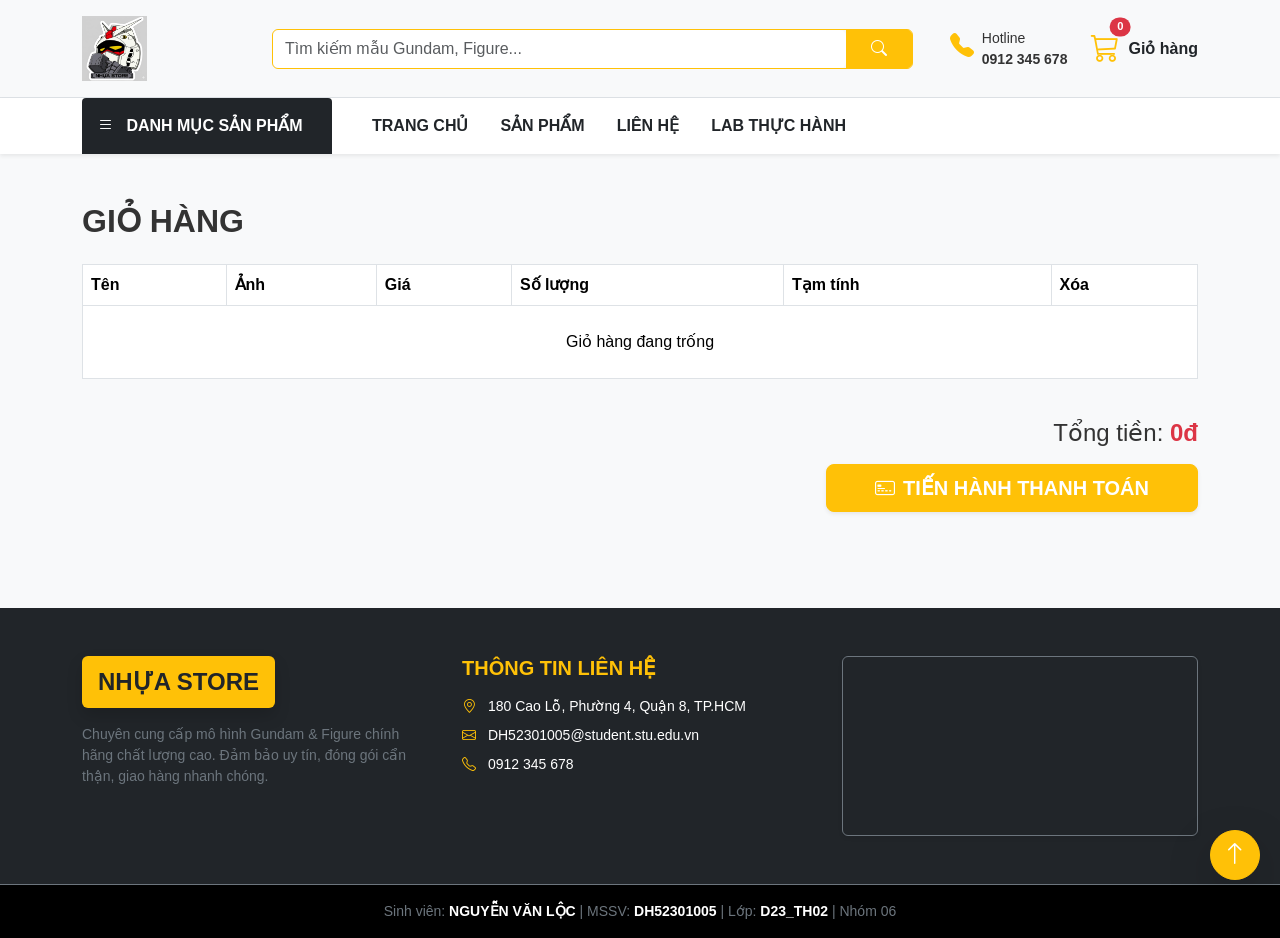
<file: giohang.html>
<!DOCTYPE html>
<html lang="vi">
<head>
    <meta charset="UTF-8" />
    <meta name="viewport" content="width=device-width, initial-scale=1.0" />
    <meta name="theme-color" content="#f3a638">
    <title>Giỏ Hàng - Nhựa Store</title>
    <link rel="stylesheet" href="https://cdn.jsdelivr.net/npm/bootstrap@5.3.3/dist/css/bootstrap.min.css" />
    <link rel="stylesheet" href="https://cdn.jsdelivr.net/npm/bootstrap-icons@1.11.0/font/bootstrap-icons.css" />
    <link rel="stylesheet" href="https://cdnjs.cloudflare.com/ajax/libs/OwlCarousel2/2.3.4/assets/owl.carousel.min.css" />
    <link rel="stylesheet" href="https://cdnjs.cloudflare.com/ajax/libs/OwlCarousel2/2.3.4/assets/owl.theme.default.css" />
    <link rel="stylesheet" href="css/style.css" />
</head>
<body>

    <header class="header">
        <div class="header-middle border-bottom">
            <div class="container">
                <div class="row align-items-center py-3">
                    <div class="col-lg-2 col-md-4 col-6">
                        <div class="logo">
                            <a href="index.html">
                                <img src="img/logo.jpg" alt="Nhựa Store" class="img-fluid" style="max-height: 65px;" />
                            </a>
                        </div>
                    </div>
                    <div class="col-lg-7 col-md-8 col-12 order-lg-2 order-3 mt-lg-0 mt-3">
                        <form onsubmit="return false;" class="frm-search">
                            <div class="search-bar d-flex border border-warning rounded overflow-hidden" style="position:relative;">
                                <div class="search-wrapper position-relative flex-grow-1">
                                    <input 
                                        class="search form-control border-0 shadow-none h-100" 
                                        type="text" 
                                        id="search-input"
                                        placeholder="Tìm kiếm mẫu Gundam, Figure..." 
                                        autocomplete="off"
                                    />
                                    <div class="search-suggestions" id="search-suggestions"></div>
                                </div>
                                <button type="submit" id="search-btn" class="btn btn-warning rounded-0 px-4 text-white">
                                    <i class="bi bi-search"></i>
                                </button>
                            </div>
                        </form>
                    </div>
                    <div class="col-lg-3 col-md-12 col-6 order-lg-3 order-2">
                        <div class="header-middle-right d-flex justify-content-end align-items-center">
                            <div class="hotline-box d-none d-xl-flex me-4">
                                <i class="bi bi-telephone-fill me-2 text-warning fs-4"></i>
                                <span class="small">Hotline<br><b>0912 345 678</b></span>
                            </div>
                            <div class="cart-info position-relative">
                                <a href="giohang.html" class="cart d-flex align-items-center text-decoration-none text-dark">
                                    <div class="cart-icon me-2 position-relative">
                                        <span class="cart-count badge rounded-pill bg-danger position-absolute top-0 start-100 translate-middle" style="font-size: 0.7rem;">0</span>
                                        <i class="bi bi-cart3 text-warning" style="font-size: 1.8rem;"></i>
                                    </div>
                                    <span class="cart-title d-none d-sm-inline fw-bold">Giỏ hàng</span>
                                </a>
                            </div>
                        </div>
                    </div>
                </div>
            </div>
        </div>

        <div class="header-bottom bg-white shadow-sm">
            <div class="container">
                <div class="nav-menu d-flex align-items-center">
                    <div class="categories position-relative" id="categories-dropdown">
                        <div class="categories-menu bg-dark text-white p-3 cursor-pointer" style="min-width: 250px;">
                            <i class="bi bi-list"></i> <span class="ms-2 fw-bold">DANH MỤC SẢN PHẨM</span>
                        </div>
                        <ul class="dropdown-category-list list-unstyled m-0 shadow border-top border-warning border-3 position-absolute w-100 bg-white" style="z-index: 1000; display: none;">
                            <li><a href="sanpham.html?cat=eg" class="d-block p-2 px-3 text-decoration-none text-dark border-bottom"><i class="bi bi-chevron-right me-2 text-warning"></i>Entry Grade (EG)</a></li>
                            <li><a href="sanpham.html?cat=hg" class="d-block p-2 px-3 text-decoration-none text-dark border-bottom"><i class="bi bi-chevron-right me-2 text-warning"></i>High Grade (HG)</a></li>
                            <li><a href="sanpham.html?cat=rg" class="d-block p-2 px-3 text-decoration-none text-dark border-bottom"><i class="bi bi-chevron-right me-2 text-warning"></i>Real Grade (RG)</a></li>
                            <li><a href="sanpham.html?cat=mg" class="d-block p-2 px-3 text-decoration-none text-dark border-bottom"><i class="bi bi-chevron-right me-2 text-warning"></i>Master Grade (MG)</a></li>
                            <li><a href="sanpham.html?cat=pg" class="d-block p-2 px-3 text-decoration-none text-dark border-bottom"><i class="bi bi-chevron-right me-2 text-warning"></i>Perfect Grade (PG)</a></li>
                            <li><a href="sanpham.html?cat=sd" class="d-block p-2 px-3 text-decoration-none text-dark border-bottom"><i class="bi bi-chevron-right me-2 text-warning"></i>SD / BB Senshi</a></li>
                            <li><a href="sanpham.html?cat=tool" class="d-block p-2 px-3 text-decoration-none text-dark"><i class="bi bi-chevron-right me-2 text-warning"></i>Dụng cụ & Phụ kiện</a></li>
                        </ul>
                    </div>

                    <ul class="menu d-flex list-unstyled m-0 ms-4">
                        <li class="menu-item mx-3"><a href="index.html" class="text-decoration-none fw-bold text-dark hover-warning">TRANG CHỦ</a></li>
                        <li class="menu-item mx-3"><a href="sanpham.html" class="text-decoration-none fw-bold text-dark hover-warning">SẢN PHẨM</a></li>
                        <li class="menu-item mx-3"><a href="lienhe.html" class="text-decoration-none fw-bold text-dark hover-warning">LIÊN HỆ</a></li>
                        <li class="menu-item mx-3"><a href="labthuchanh.html" class="text-decoration-none fw-bold text-dark hover-warning">LAB THỰC HÀNH</a></li>
                    </ul>
                </div>
            </div>
        </div>
    </header>

    <main>
        <div class="container py-5">
            <h2 class="fw-bold mb-4">GIỎ HÀNG</h2>

            <div class="table-responsive">
                <table class="table table-bordered align-middle">
                    <thead>
                        <tr>
                            <th>Tên</th>
                            <th>Ảnh</th>
                            <th>Giá</th>
                            <th>Số lượng</th>
                            <th>Tạm tính</th>
                            <th>Xóa</th>
                        </tr>
                    </thead>
                    <tbody id="cart-items"></tbody>
                </table>
            </div>

            <!-- Tổng tiền & Nút thanh toán -->
            <div class="mt-4 d-flex flex-column align-items-end">
                <h4 class="mb-3">
                    Tổng tiền: <span id="total-price" class="text-danger fw-bold">0đ</span>
                </h4>
                <button id="checkout-btn" class="btn btn-warning btn-lg text-white fw-bold px-5 shadow-sm">
                    <i class="bi bi-credit-card-2-front me-2"></i>TIẾN HÀNH THANH TOÁN
                </button>
            </div>
        </div>
    </main>

    <footer class="bg-dark text-white mt-5 pt-5 pb-0">
        <div class="container">
            <div class="row">
                <div class="col-md-4 mb-4">
                    <div class="bg-warning text-dark d-inline-block px-3 py-2 mb-3 rounded fw-bold fs-4 shadow">
                        NHỰA STORE
                    </div>
                    <p class="text-secondary small pe-4">Chuyên cung cấp mô hình Gundam & Figure chính hãng chất lượng cao. Đảm bảo uy tín, đóng gói cẩn thận, giao hàng nhanh chóng.</p>
                </div>

                <div class="col-md-4 mb-4">
                    <h5 class="fw-bold text-warning mb-3">THÔNG TIN LIÊN HỆ</h5>
                    <p class="mb-2 small"><i class="bi bi-geo-alt me-2 text-warning"></i> 180 Cao Lỗ, Phường 4, Quận 8, TP.HCM</p>
                    <p class="mb-2 small"><i class="bi bi-envelope me-2 text-warning"></i> DH52301005@student.stu.edu.vn</p>
                    <p class="mb-2 small"><i class="bi bi-telephone me-2 text-warning"></i> 0912 345 678</p>
                </div>

                <div class="col-md-4 mb-4">
                    <div class="rounded overflow-hidden border border-secondary shadow-sm" style="height: 180px;">
                        <iframe 
                            src="https://www.google.com/maps/embed?pb=!1m18!1m12!1m3!1d3919.954415492358!2d106.6778321!3d10.7380024!2m3!1f0!2f0!3f0!3m2!1i1024!2i768!4f13.1!3m3!1m2!1s0x31752f62a90e5db3%3A0xbdc424515961ed59!2zMTgwIENhbyBM4buXLCBQaMaw4budbmcgNCwgUXXhuq1uIDgsIEjhu5MgQ2jDrSBNaW5oLCBWaeG7h3QgTmFt!5e0!3m2!1svi!2s!4v1700000000000" 
                            width="100%" height="100%" style="border:0;" allowfullscreen="" loading="lazy">
                        </iframe>
                    </div>
                </div>
            </div>
        </div>

        <div class="container-fluid border-top border-secondary py-3 mt-4 bg-black">
            <div class="text-center small text-secondary">
                Sinh viên: <span class="text-white fw-bold">NGUYỄN VĂN LỘC</span> | MSSV: <span class="text-white fw-bold">DH52301005</span> | Lớp: <span class="text-white fw-bold">D23_TH02</span> | Nhóm 06
            </div>
        </div>
    </footer>

    <button class="btn btn-warning rounded-circle position-fixed shadow-lg" style="bottom: 20px; right: 20px; width: 50px; height: 50px; z-index: 1000; color: white;" onclick="window.scrollTo({top: 0, behavior: 'smooth'})">
        <i class="bi bi-arrow-up fs-4"></i>
    </button>

    <script src="https://cdnjs.cloudflare.com/ajax/libs/jquery/3.7.1/jquery.min.js"></script>
    <script src="https://cdnjs.cloudflare.com/ajax/libs/OwlCarousel2/2.3.4/owl.carousel.min.js"></script>
    <script src="https://cdn.jsdelivr.net/npm/bootstrap@5.3.3/dist/js/bootstrap.bundle.min.js"></script>
    <script src="js/script.js"></script>
    <script>
        $(document).ready(function(){
            // Carousel Banner
            $(".banner-carousel").owlCarousel({
                items: 1,
                loop: true,
                autoplay: true,
                autoplayTimeout: 4000,
                nav: false,
                dots: true,
                animateOut: 'fadeOut'
            });

            // Hiệu ứng hover danh mục
            $('#categories-dropdown').hover(
                function() { $(this).find('.dropdown-category-list').stop(true, true).slideDown(200); },
                function() { $(this).find('.dropdown-category-list').stop(true, true).slideUp(200); }
            );

            // Xử lý sự kiện bấm nút Thanh Toán
            $('#checkout-btn').click(function() {
                // Kiểm tra nếu giỏ hàng hiện tại đang trống rỗng
                var cart = JSON.parse(localStorage.getItem('cart')) || [];
                if (cart.length === 0) {
                    alert('Giỏ hàng của bạn đang trống. Vui lòng thêm sản phẩm trước khi thanh toán!');
                    return;
                }

                // Hiện thông báo thanh toán thành công
                alert('Thanh toán thành công! Cảm ơn bạn đã mua hàng tại Nhựa Store.');
                
                // Xóa giỏ hàng khỏi localStorage sau khi thanh toán
                localStorage.removeItem('cart');
                
                // Tải lại trang để cập nhật giao diện giỏ hàng mới (về 0đ)
                location.reload();
            });
        });
    </script>
</body>
</html>
</file>
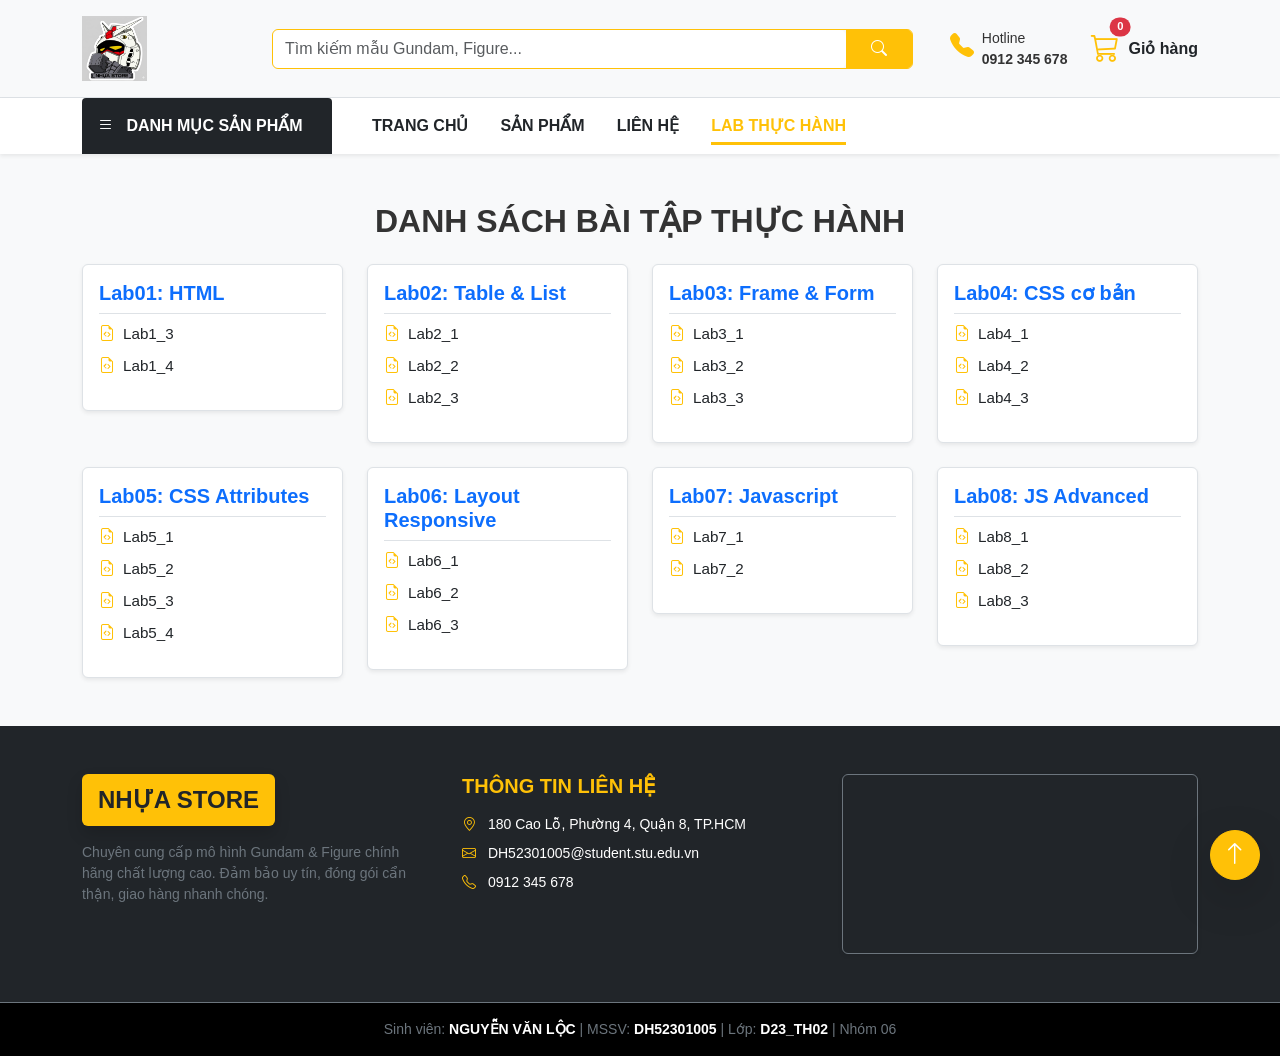
<file: labthuchanh.html>
<!DOCTYPE html>
<html lang="vi">
<head>
    <meta charset="UTF-8" />
    <meta name="viewport" content="width=device-width, initial-scale=1.0" />
    <title>LAB THỰC HÀNH - Nhựa Store</title>
    <link rel="stylesheet" href="https://cdn.jsdelivr.net/npm/bootstrap@5.3.3/dist/css/bootstrap.min.css" />
    <link rel="stylesheet" href="https://cdn.jsdelivr.net/npm/bootstrap-icons@1.11.0/font/bootstrap-icons.css" />
    <link rel="stylesheet" href="https://cdnjs.cloudflare.com/ajax/libs/OwlCarousel2/2.3.4/assets/owl.carousel.min.css" />
    <link rel="stylesheet" href="https://cdnjs.cloudflare.com/ajax/libs/OwlCarousel2/2.3.4/assets/owl.theme.default.css" />
    <link rel="stylesheet" href="css/style.css" />
</head>
<body>
    <header class="header">
        <div class="header-middle border-bottom">
            <div class="container">
                <div class="row align-items-center py-3">
                    <div class="col-lg-2 col-md-4 col-6">
                        <div class="logo">
                            <a href="index.html">
                                <img src="img/logo.jpg" alt="Nhựa Store" class="img-fluid" style="max-height: 65px;" />
                            </a>
                        </div>
                    </div>
                    <div class="col-lg-7 col-md-8 col-12 order-lg-2 order-3 mt-lg-0 mt-3">
                        <form action="" class="frm-search">
                            <div class="search-bar d-flex border border-warning rounded overflow-hidden" style="position:relative;">
                                <div class="search-wrapper position-relative flex-grow-1">
                                    <input 
                                        class="search form-control border-0 shadow-none h-100" 
                                        type="text" 
                                        id="search-input"
                                        placeholder="Tìm kiếm mẫu Gundam, Figure..." 
                                        autocomplete="off"
                                    />
                                    <div class="search-suggestions" id="search-suggestions"></div>
                                </div>
                                <button type="submit" id="search-btn" class="btn btn-warning rounded-0 px-4 text-white">
                                    <i class="bi bi-search"></i>
                                </button>
                            </div>
                        </form>
                    </div>
                    <div class="col-lg-3 col-md-12 col-6 order-lg-3 order-2">
                        <div class="header-middle-right d-flex justify-content-end align-items-center">
                            <div class="hotline-box d-none d-xl-flex me-4">
                                <i class="bi bi-telephone-fill me-2 text-warning fs-4"></i>
                                <span class="small">Hotline<br><b>0912 345 678</b></span>
                            </div>
                            <div class="cart-info position-relative">
                                <a href="giohang.html" class="cart d-flex align-items-center text-decoration-none text-dark">
                                    <div class="cart-icon me-2 position-relative">
                                        <span class="cart-count badge rounded-pill bg-danger position-absolute top-0 start-100 translate-middle" style="font-size: 0.7rem;">0</span>
                                        <i class="bi bi-cart3 text-warning" style="font-size: 1.8rem;"></i>
                                    </div>
                                    <span class="cart-title d-none d-sm-inline fw-bold">Giỏ hàng</span>
                                </a>
                            </div>
                        </div>
                    </div>
                </div>
            </div>
        </div>

        <div class="header-bottom bg-white shadow-sm">
            <div class="container">
                <div class="nav-menu d-flex align-items-center">
                    <div class="categories position-relative" id="categories-dropdown">
                        <div class="categories-menu bg-dark text-white p-3 cursor-pointer" style="min-width: 250px;">
                            <i class="bi bi-list"></i> <span class="ms-2 fw-bold">DANH MỤC SẢN PHẨM</span>
                        </div>
                        <ul class="dropdown-category-list list-unstyled m-0 shadow border-top border-warning border-3 position-absolute w-100 bg-white" style="z-index: 1000; display: none;">
                            <li><a href="sanpham.html?cat=eg" class="d-block p-2 px-3 text-decoration-none text-dark border-bottom"><i class="bi bi-chevron-right me-2 text-warning"></i>Entry Grade (EG)</a></li>
                            <li><a href="sanpham.html?cat=hg" class="d-block p-2 px-3 text-decoration-none text-dark border-bottom"><i class="bi bi-chevron-right me-2 text-warning"></i>High Grade (HG)</a></li>
                            <li><a href="sanpham.html?cat=rg" class="d-block p-2 px-3 text-decoration-none text-dark border-bottom"><i class="bi bi-chevron-right me-2 text-warning"></i>Real Grade (RG)</a></li>
                            <li><a href="sanpham.html?cat=mg" class="d-block p-2 px-3 text-decoration-none text-dark border-bottom"><i class="bi bi-chevron-right me-2 text-warning"></i>Master Grade (MG)</a></li>
                            <li><a href="sanpham.html?cat=pg" class="d-block p-2 px-3 text-decoration-none text-dark border-bottom"><i class="bi bi-chevron-right me-2 text-warning"></i>Perfect Grade (PG)</a></li>
                            <li><a href="sanpham.html?cat=sd" class="d-block p-2 px-3 text-decoration-none text-dark border-bottom"><i class="bi bi-chevron-right me-2 text-warning"></i>SD / BB Senshi</a></li>
                            <li><a href="sanpham.html?cat=tool" class="d-block p-2 px-3 text-decoration-none text-dark"><i class="bi bi-chevron-right me-2 text-warning"></i>Dụng cụ & Phụ kiện</a></li>
                        </ul>
                    </div>

                    <ul class="menu d-flex list-unstyled m-0 ms-4">
                        <li class="menu-item mx-3"><a href="index.html" class="text-decoration-none fw-bold text-dark hover-warning">TRANG CHỦ</a></li>
                        <li class="menu-item mx-3"><a href="sanpham.html" class="text-decoration-none fw-bold text-dark hover-warning">SẢN PHẨM</a></li>
                        <li class="menu-item mx-3"><a href="lienhe.html" class="text-decoration-none fw-bold text-dark hover-warning">LIÊN HỆ</a></li>
                        <li class="menu-item mx-3"><a href="labthuchanh.html" class="text-decoration-none fw-bold text-warning border-bottom border-warning border-3 pb-2">LAB THỰC HÀNH</a></li>
                    </ul>
                </div>
            </div>
        </div>
    </header>

    <main class="container my-5">
        <h2 class="fw-bold mb-4 text-center">DANH SÁCH BÀI TẬP THỰC HÀNH</h2>
        <div class="row g-4">
            <div class="col-md-3">
                <div class="lab-card shadow-sm border p-3 rounded">
                    <h5 class="lab-title fw-bold text-primary border-bottom pb-2">Lab01: HTML</h5>
                    <ul class="lab-links list-unstyled mt-2">
                        <li class="mb-2"><i class="bi bi-file-earmark-code me-2 text-warning"></i><a href="baitapthuchanh/Lab01/Vi_du/lab1_bai3.html" class="text-decoration-none text-dark">Lab1_3</a></li>
                        <li class="mb-2"><i class="bi bi-file-earmark-code me-2 text-warning"></i><a href="baitapthuchanh/Lab01/Vi_du/lab1_bai4.html" class="text-decoration-none text-dark">Lab1_4</a></li>
                    </ul>
                </div>
            </div>

            <div class="col-md-3">
                <div class="lab-card shadow-sm border p-3 rounded">
                    <h5 class="lab-title fw-bold text-primary border-bottom pb-2">Lab02: Table & List</h5>
                    <ul class="lab-links list-unstyled mt-2">
                        <li class="mb-2"><i class="bi bi-file-earmark-code me-2 text-warning"></i><a href="baitapthuchanh/Lab02/Vi_du_Lab01/lab2_bai1.html" class="text-decoration-none text-dark">Lab2_1</a></li>
                        <li class="mb-2"><i class="bi bi-file-earmark-code me-2 text-warning"></i><a href="baitapthuchanh/Lab02/Vi_du_Lab01/lab2_bai2.html" class="text-decoration-none text-dark">Lab2_2</a></li>
                        <li class="mb-2"><i class="bi bi-file-earmark-code me-2 text-warning"></i><a href="baitapthuchanh/Lab02/Vi_du_Lab01/lab2_bai3.html" class="text-decoration-none text-dark">Lab2_3</a></li>
                    </ul>
                </div>
            </div>

            <div class="col-md-3">
                <div class="lab-card shadow-sm border p-3 rounded">
                    <h5 class="lab-title fw-bold text-primary border-bottom pb-2">Lab03: Frame & Form</h5>
                    <ul class="lab-links list-unstyled mt-2">
                        <li class="mb-2"><i class="bi bi-file-earmark-code me-2 text-warning"></i><a href="baitapthuchanh/Lab03/Vi_du/lab3_bai1.html" class="text-decoration-none text-dark">Lab3_1</a></li>
                        <li class="mb-2"><i class="bi bi-file-earmark-code me-2 text-warning"></i><a href="baitapthuchanh/Lab03/Vi_du/lab3_bai2.html" class="text-decoration-none text-dark">Lab3_2</a></li>
                        <li class="mb-2"><i class="bi bi-file-earmark-code me-2 text-warning"></i><a href="baitapthuchanh/Lab03/Vi_du/lab3_bai3.html" class="text-decoration-none text-dark">Lab3_3</a></li>
                    </ul>
                </div>
            </div>

            <div class="col-md-3">
                <div class="lab-card shadow-sm border p-3 rounded">
                    <h5 class="lab-title fw-bold text-primary border-bottom pb-2">Lab04: CSS cơ bản</h5>
                    <ul class="lab-links list-unstyled mt-2">
                        <li class="mb-2"><i class="bi bi-file-earmark-code me-2 text-warning"></i><a href="baitapthuchanh/Lab04/Vi_du/lab4_bai1.html" class="text-decoration-none text-dark">Lab4_1</a></li>
                        <li class="mb-2"><i class="bi bi-file-earmark-code me-2 text-warning"></i><a href="baitapthuchanh/Lab04/Vi_du/lab4_bai2.html" class="text-decoration-none text-dark">Lab4_2</a></li>
                        <li class="mb-2"><i class="bi bi-file-earmark-code me-2 text-warning"></i><a href="baitapthuchanh/Lab04/Vi_du/lab4_bai3.html" class="text-decoration-none text-dark">Lab4_3</a></li>
                    </ul>
                </div>
            </div>

            <div class="col-md-3">
                <div class="lab-card shadow-sm border p-3 rounded">
                    <h5 class="lab-title fw-bold text-primary border-bottom pb-2">Lab05: CSS Attributes</h5>
                    <ul class="lab-links list-unstyled mt-2">
                        <li class="mb-2"><i class="bi bi-file-earmark-code me-2 text-warning"></i><a href="baitapthuchanh/Lab05/Bai_2/lab5_bai1.html" class="text-decoration-none text-dark">Lab5_1</a></li>
                        <li class="mb-2"><i class="bi bi-file-earmark-code me-2 text-warning"></i><a href="baitapthuchanh/Lab05/Bai_2/lab5_bai2.html" class="text-decoration-none text-dark">Lab5_2</a></li>
                        <li class="mb-2"><i class="bi bi-file-earmark-code me-2 text-warning"></i><a href="baitapthuchanh/Lab05/Bai_2/lab5_bai3.html" class="text-decoration-none text-dark">Lab5_3</a></li>
                        <li class="mb-2"><i class="bi bi-file-earmark-code me-2 text-warning"></i><a href="baitapthuchanh/Lab05/Bai_2/lab5_bai4.html" class="text-decoration-none text-dark">Lab5_4</a></li>
                    </ul>
                </div>
            </div>

            <div class="col-md-3">
                <div class="lab-card shadow-sm border p-3 rounded">
                    <h5 class="lab-title fw-bold text-primary border-bottom pb-2">Lab06: Layout Responsive</h5>
                    <ul class="lab-links list-unstyled mt-2">
                        <li class="mb-2"><i class="bi bi-file-earmark-code me-2 text-warning"></i><a href="baitapthuchanh/Lab06/Bai_2_Minh_hoa_layout/lab6_bai1.html" class="text-decoration-none text-dark">Lab6_1</a></li>
                        <li class="mb-2"><i class="bi bi-file-earmark-code me-2 text-warning"></i><a href="baitapthuchanh/Lab06/Bai_2_Minh_hoa_layout/lab6_bai2.html" class="text-decoration-none text-dark">Lab6_2</a></li>
                        <li class="mb-2"><i class="bi bi-file-earmark-code me-2 text-warning"></i><a href="baitapthuchanh/Lab06/Bai_2_Minh_hoa_layout/lab6_bai3.html" class="text-decoration-none text-dark">Lab6_3</a></li>
                    </ul>
                </div>
            </div>

            <div class="col-md-3">
                <div class="lab-card shadow-sm border p-3 rounded">
                    <h5 class="lab-title fw-bold text-primary border-bottom pb-2">Lab07: Javascript</h5>
                    <ul class="lab-links list-unstyled mt-2">
                        <li class="mb-2"><i class="bi bi-file-earmark-code me-2 text-warning"></i><a href="baitapthuchanh/Lab07/demo_bai_2/lab7_bai1.html" class="text-decoration-none text-dark">Lab7_1</a></li>
                        <li class="mb-2"><i class="bi bi-file-earmark-code me-2 text-warning"></i><a href="baitapthuchanh/Lab07/demo_bai_2/lab7_bai2.html" class="text-decoration-none text-dark">Lab7_2</a></li>
                    </ul>
                </div>
            </div>

            <div class="col-md-3">
                <div class="lab-card shadow-sm border p-3 rounded">
                    <h5 class="lab-title fw-bold text-primary border-bottom pb-2">Lab08: JS Advanced</h5>
                    <ul class="lab-links list-unstyled mt-2">
                        <li class="mb-2"><i class="bi bi-file-earmark-code me-2 text-warning"></i><a href="baitapthuchanh/Lab08/lab8_bai1.html" class="text-decoration-none text-dark">Lab8_1</a></li>
                        <li class="mb-2"><i class="bi bi-file-earmark-code me-2 text-warning"></i><a href="baitapthuchanh/Lab08/lab8_bai2.html" class="text-decoration-none text-dark">Lab8_2</a></li>
                        <li class="mb-2"><i class="bi bi-file-earmark-code me-2 text-warning"></i><a href="baitapthuchanh/Lab08/lab8_bai3.html" class="text-decoration-none text-dark">Lab8_3</a></li>
                    </ul>
                </div>
            </div>
        </div>
    </main>

    <footer class="bg-dark text-white mt-5 pt-5 pb-0">
        <div class="container">
            <div class="row">
                <div class="col-md-4 mb-4">
                    <div class="bg-warning text-dark d-inline-block px-3 py-2 mb-3 rounded fw-bold fs-4 shadow">
                        NHỰA STORE
                    </div>
                    <p class="text-secondary small pe-4">Chuyên cung cấp mô hình Gundam & Figure chính hãng chất lượng cao. Đảm bảo uy tín, đóng gói cẩn thận, giao hàng nhanh chóng.</p>
                </div>

                <div class="col-md-4 mb-4">
                    <h5 class="fw-bold text-warning mb-3">THÔNG TIN LIÊN HỆ</h5>
                    <p class="mb-2 small"><i class="bi bi-geo-alt me-2 text-warning"></i> 180 Cao Lỗ, Phường 4, Quận 8, TP.HCM</p>
                    <p class="mb-2 small"><i class="bi bi-envelope me-2 text-warning"></i> DH52301005@student.stu.edu.vn</p>
                    <p class="mb-2 small"><i class="bi bi-telephone me-2 text-warning"></i> 0912 345 678</p>
                </div>

                <div class="col-md-4 mb-4">
                    <div class="rounded overflow-hidden border border-secondary shadow-sm" style="height: 180px;">
                        <iframe 
                            src="https://www.google.com/maps/embed?pb=!1m18!1m12!1m3!1d3919.95441552033!2d106.675257174658!3d10.738002459899351!2m3!1f0!2f0!3f0!3m2!1i1024!2i768!4f13.1!3m3!1m2!1s0x31752f62a90e5dbd%3A0x674d5133d5451aa!2zMTgwIENhbyBM4buXLCBQaMaw4budbmcgNCwgUXXhuq1uIDgsIEjhu5MgQ2jDrSBNaW5oLCBWaeG7h3QgTmFt!5e0!3m2!1svi!2s!4v1715800000000!5m2!1svi!2s" 
                            width="100%" height="100%" style="border:0;" allowfullscreen="" loading="lazy">
                        </iframe>
                    </div>
                </div>
            </div>
        </div>

        <div class="container-fluid border-top border-secondary py-3 mt-4 bg-black">
            <div class="text-center small text-secondary">
                Sinh viên: <span class="text-white fw-bold">NGUYỄN VĂN LỘC</span> | MSSV: <span class="text-white fw-bold">DH52301005</span> | Lớp: <span class="text-white fw-bold">D23_TH02</span> | Nhóm 06
            </div>
        </div>
    </footer>

    <button class="btn btn-warning rounded-circle position-fixed shadow-lg" style="bottom: 20px; right: 20px; width: 50px; height: 50px; z-index: 1000; color: white;" onclick="window.scrollTo({top: 0, behavior: 'smooth'})">
        <i class="bi bi-arrow-up fs-4"></i>
    </button>

    <script src="https://cdnjs.cloudflare.com/ajax/libs/jquery/3.7.1/jquery.min.js"></script>
    <script src="https://cdn.jsdelivr.net/npm/bootstrap@5.3.3/dist/js/bootstrap.bundle.min.js"></script>
    <script src="https://cdnjs.cloudflare.com/ajax/libs/OwlCarousel2/2.3.4/owl.carousel.min.js"></script>
    <script src="js/script.js"></script>
    <script>
        $(document).ready(function(){
            // Khởi tạo Carousel Banner
            $(".banner-carousel").owlCarousel({
                items: 1,
                loop: true,
                autoplay: true,
                autoplayTimeout: 4000,
                nav: false,
                dots: true,
                animateOut: 'fadeOut'
            });

            // Hiệu ứng hover danh mục sản phẩm
            $('#categories-dropdown').hover(
                function() { $(this).find('.dropdown-category-list').stop(true, true).slideDown(200); },
                function() { $(this).find('.dropdown-category-list').stop(true, true).slideUp(200); }
            );
        });
    </script>
</body>
</html>
</file>
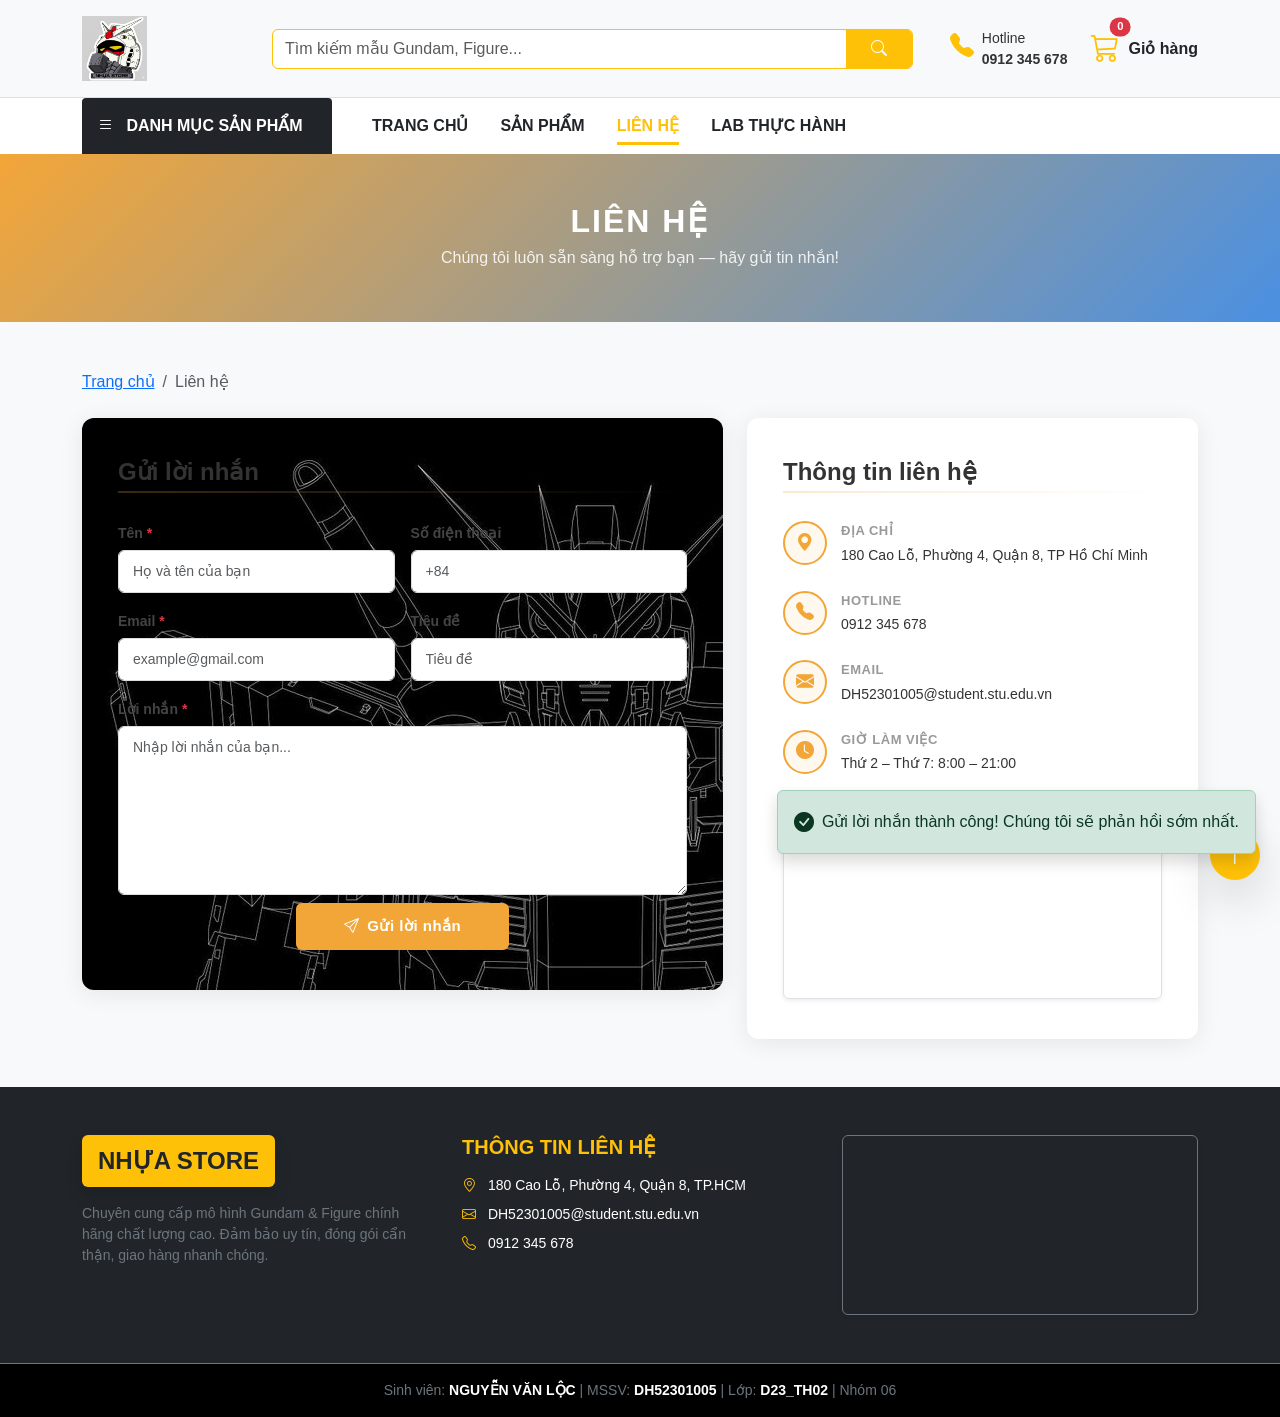
<file: lienhe.html>
<!DOCTYPE html>
<html lang="vi">
<head>
    <meta charset="UTF-8" />
    <meta name="viewport" content="width=device-width, initial-scale=1.0" />
    <title>Liên Hệ - Nhựa Store</title>
    <link rel="stylesheet" href="https://cdn.jsdelivr.net/npm/bootstrap@5.3.3/dist/css/bootstrap.min.css" />
    <link rel="stylesheet" href="https://cdn.jsdelivr.net/npm/bootstrap-icons@1.11.0/font/bootstrap-icons.css" />
    <link rel="stylesheet" href="css/style.css" />
    <style>
        .contact-hero {
            background: linear-gradient(135deg, #f3a638 0%, #4a90e2 100%);
            padding: 48px 0 36px;
            text-align: center;
            color: #fff;
        }
        .contact-hero h1 {
            font-size: 2rem;
            font-weight: 700;
            letter-spacing: 2px;
            margin-bottom: 6px;
        }
        .contact-hero p {
            font-size: 1rem;
            opacity: .88;
        }

        .contact-card {
            background: #fff;
            border-radius: 12px;
            box-shadow: 0 4px 24px rgba(0,0,0,.08);
            padding: 40px 36px;
        }

        .contact-card label {
            font-weight: 600;
            font-size: 14px;
            color: #444;
            margin-bottom: 6px;
        }

        .contact-card .form-control {
            border: 1.5px solid #ddd;
            border-radius: 6px;
            padding: 10px 14px;
            font-size: 14px;
            transition: border-color .2s, box-shadow .2s;
        }

        .contact-card .form-control:focus {
            border-color: #f3a638;
            box-shadow: 0 0 0 3px rgba(243,166,56,.15);
        }

        .btn-send {
            background-color: #f3a638;
            border: none;
            color: #fff;
            font-weight: 700;
            font-size: 15px;
            padding: 12px 48px;
            border-radius: 6px;
            transition: background .2s, transform .15s;
            letter-spacing: .5px;
        }
        .btn-send:hover {
            background-color: #d3891a;
            transform: translateY(-2px);
            color: #fff;
        }

        .info-item {
            display: flex;
            align-items: flex-start;
            gap: 14px;
            margin-bottom: 24px;
        }
        .info-icon {
            width: 44px;
            height: 44px;
            border-radius: 50%;
            background: #fff8ee;
            border: 2px solid #f3a638;
            display: flex;
            align-items: center;
            justify-content: center;
            flex-shrink: 0;
            font-size: 18px;
            color: #f3a638;
        }
        .info-text strong {
            display: block;
            font-size: 13px;
            color: #999;
            font-weight: 600;
            text-transform: uppercase;
            letter-spacing: .5px;
            margin-bottom: 2px;
        }
        .info-text span {
            font-size: 14px;
            color: #333;
            font-weight: 500;
        }

        .section-divider {
            border: none;
            height: 2px;
            background: linear-gradient(to right, #f3a638, transparent);
            margin: 0 0 28px;
        }

        #toast-success {
            position: fixed;
            bottom: 30px;
            right: 24px;
            z-index: 9999;
            min-width: 280px;
            display: none;
        }
    </style>
</head>
<body>
    <header class="header">
        <div class="header-middle border-bottom">
            <div class="container">
                <div class="row align-items-center py-3">
                    <div class="col-lg-2 col-md-4 col-6">
                        <div class="logo">
                            <a href="index.html">
                                <img src="img/logo.jpg" alt="Nhựa Store" class="img-fluid" style="max-height: 65px;" />
                            </a>
                        </div>
                    </div>
                    <div class="col-lg-7 col-md-8 col-12 order-lg-2 order-3 mt-lg-0 mt-3">
                        <form action="" class="frm-search">
                            <div class="search-bar d-flex border border-warning rounded overflow-hidden" style="position:relative;">
                                <div class="search-wrapper position-relative flex-grow-1">
                                    <input 
                                        class="search form-control border-0 shadow-none h-100" 
                                        type="text" 
                                        id="search-input"
                                        placeholder="Tìm kiếm mẫu Gundam, Figure..." 
                                        autocomplete="off"
                                    />
                                    <div class="search-suggestions" id="search-suggestions"></div>
                                </div>
                                <button type="submit" id="search-btn" class="btn btn-warning rounded-0 px-4 text-white">
                                    <i class="bi bi-search"></i>
                                </button>
                            </div>
                        </form>
                    </div>
                    <div class="col-lg-3 col-md-12 col-6 order-lg-3 order-2">
                        <div class="header-middle-right d-flex justify-content-end align-items-center">
                            <div class="hotline-box d-none d-xl-flex me-4">
                                <i class="bi bi-telephone-fill me-2 text-warning fs-4"></i>
                                <span class="small">Hotline<br><b>0912 345 678</b></span>
                            </div>
                            <div class="cart-info position-relative">
                                <a href="giohang.html" class="cart d-flex align-items-center text-decoration-none text-dark">
                                    <div class="cart-icon me-2 position-relative">
                                        <span class="cart-count badge rounded-pill bg-danger position-absolute top-0 start-100 translate-middle" style="font-size: 0.7rem;">0</span>
                                        <i class="bi bi-cart3 text-warning" style="font-size: 1.8rem;"></i>
                                    </div>
                                    <span class="cart-title d-none d-sm-inline fw-bold">Giỏ hàng</span>
                                </a>
                            </div>
                        </div>
                    </div>
                </div>
            </div>
        </div>

        <div class="header-bottom bg-white shadow-sm">
            <div class="container">
                <div class="nav-menu d-flex align-items-center">
                    <div class="categories position-relative" id="categories-dropdown">
                        <div class="categories-menu bg-dark text-white p-3 cursor-pointer" style="min-width: 250px;">
                            <i class="bi bi-list"></i> <span class="ms-2 fw-bold">DANH MỤC SẢN PHẨM</span>
                        </div>
                        <ul class="dropdown-category-list list-unstyled m-0 shadow border-top border-warning border-3 position-absolute w-100 bg-white" style="z-index: 1000; display: none;">
                            <li><a href="sanpham.html?cat=eg" class="d-block p-2 px-3 text-decoration-none text-dark border-bottom"><i class="bi bi-chevron-right me-2 text-warning"></i>Entry Grade (EG)</a></li>
                            <li><a href="sanpham.html?cat=hg" class="d-block p-2 px-3 text-decoration-none text-dark border-bottom"><i class="bi bi-chevron-right me-2 text-warning"></i>High Grade (HG)</a></li>
                            <li><a href="sanpham.html?cat=rg" class="d-block p-2 px-3 text-decoration-none text-dark border-bottom"><i class="bi bi-chevron-right me-2 text-warning"></i>Real Grade (RG)</a></li>
                            <li><a href="sanpham.html?cat=mg" class="d-block p-2 px-3 text-decoration-none text-dark border-bottom"><i class="bi bi-chevron-right me-2 text-warning"></i>Master Grade (MG)</a></li>
                            <li><a href="sanpham.html?cat=pg" class="d-block p-2 px-3 text-decoration-none text-dark border-bottom"><i class="bi bi-chevron-right me-2 text-warning"></i>Perfect Grade (PG)</a></li>
                            <li><a href="sanpham.html?cat=sd" class="d-block p-2 px-3 text-decoration-none text-dark border-bottom"><i class="bi bi-chevron-right me-2 text-warning"></i>SD / BB Senshi</a></li>
                            <li><a href="sanpham.html?cat=tool" class="d-block p-2 px-3 text-decoration-none text-dark"><i class="bi bi-chevron-right me-2 text-warning"></i>Dụng cụ & Phụ kiện</a></li>
                        </ul>
                    </div>

                    <ul class="menu d-flex list-unstyled m-0 ms-4">
                        <li class="menu-item mx-3"><a href="index.html" class="text-decoration-none fw-bold text-dark hover-warning">TRANG CHỦ</a></li>
                        <li class="menu-item mx-3"><a href="sanpham.html" class="text-decoration-none fw-bold text-dark hover-warning">SẢN PHẨM</a></li>
                        <li class="menu-item mx-3"><a href="lienhe.html" class="text-decoration-none fw-bold text-warning border-bottom border-warning border-3 pb-2">LIÊN HỆ</a></li>
                        <li class="menu-item mx-3"><a href="labthuchanh.html" class="text-decoration-none fw-bold text-dark hover-warning">LAB THỰC HÀNH</a></li>
                    </ul>
                </div>
            </div>
        </div>
    </header>

    <div class="contact-hero">
        <h1>LIÊN HỆ</h1>
        <p>Chúng tôi luôn sẵn sàng hỗ trợ bạn — hãy gửi tin nhắn!</p>
    </div>

    <!-- Main Content -->
    <main class="container my-5" >
        <nav aria-label="breadcrumb" class="mb-4">
            <ol class="breadcrumb">
                <li class="breadcrumb-item"><a href="index.html">Trang chủ</a></li>
                <li class="breadcrumb-item active">Liên hệ</li>
            </ol>
        </nav>

        <div class="row g-4">
            <!-- Form liên hệ -->
            <div class="col-lg-7">
                <div class="contact-card" style="background-image:url(img/banner-3.jpg);">
                    <h4 class="fw-bold mb-1">Gửi lời nhắn</h4>
                    <hr class="section-divider">

                    <div class="row g-3">
                        <div class="col-md-6">
                            <label for="name">Tên <span class="text-danger">*</span></label>
                            <input type="text" id="name" class="form-control" placeholder="Họ và tên của bạn" />
                        </div>
                        <div class="col-md-6">
                            <label for="phone">Số điện thoại</label>
                            <input type="tel" id="phone" class="form-control" placeholder="+84" />
                        </div>
                        <div class="col-md-6">
                            <label for="email">Email <span class="text-danger">*</span></label>
                            <input type="email" id="email" class="form-control" placeholder="example@gmail.com" />
                        </div>
                        <div class="col-md-6">
                            <label for="subject">Tiêu đề</label>
                            <input type="text" id="subject" class="form-control" placeholder="Tiêu đề" />
                        </div>
                        <div class="col-12">
                            <label for="message">Lời nhắn <span class="text-danger">*</span></label>
                            <textarea id="message" class="form-control" rows="7" placeholder="Nhập lời nhắn của bạn..."></textarea>
                        </div>
                        <div class="col-12 text-center mt-2">
                            <button class="btn-send" onclick="sendMessage()">
                                <i class="bi bi-send me-2"></i>Gửi lời nhắn
                            </button>
                        </div>
                    </div>
                </div>
            </div>

            <!-- Thông tin liên hệ -->
            <div class="col-lg-5">
                <div class="contact-card h-100">
                    <h4 class="fw-bold mb-1">Thông tin liên hệ</h4>
                    <hr class="section-divider">

                    <div class="info-item">
                        <div class="info-icon"><i class="bi bi-geo-alt-fill"></i></div>
                        <div class="info-text">
                            <strong>Địa chỉ</strong>
                            <span>180 Cao Lỗ, Phường 4, Quận 8, TP Hồ Chí Minh</span>
                        </div>
                    </div>

                    <div class="info-item">
                        <div class="info-icon"><i class="bi bi-telephone-fill"></i></div>
                        <div class="info-text">
                            <strong>Hotline</strong>
                            <span>0912 345 678</span>
                        </div>
                    </div>

                    <div class="info-item">
                        <div class="info-icon"><i class="bi bi-envelope-fill"></i></div>
                        <div class="info-text">
                            <strong>Email</strong>
                            <span>DH52301005@student.stu.edu.vn</span>
                        </div>
                    </div>

                    <div class="info-item">
                        <div class="info-icon"><i class="bi bi-clock-fill"></i></div>
                        <div class="info-text">
                            <strong>Giờ làm việc</strong>
                            <span>Thứ 2 – Thứ 7: 8:00 – 21:00</span>
                        </div>
                    </div>

                    <!-- Bản đồ -->
                    <div class="rounded overflow-hidden border shadow-sm mt-3" style="height: 200px;">
                        <iframe
                            src="https://www.google.com/maps/embed?pb=!1m18!1m12!1m3!1d3919.95519922222!2d106.67529067465825!3d10.737936089408436!2m3!1f0!2f0!3f0!3m2!1i1024!2i768!4f13.1!3m3!1m2!1s0x31752f62a90e5db3%3A0xbdc14eeed189511c!2zMTgwIENhbyBM4buXLCBQaMaw4budbmcgNCwgUXXhuq1uIDgsIEjhu5MgQ2jDryBNaW5oLCBWaeG7h3QgTmFt!5e0!3m2!1svi!2s!4v1715670000000!5m2!1svi!2s"
                            width="100%" height="100%" style="border:0;" allowfullscreen="" loading="lazy">
                        </iframe>
                    </div>
                </div>
            </div>
        </div>
    </main>
    <div id="toast-success" class="alert alert-success d-flex align-items-center shadow" role="alert">
        <i class="bi bi-check-circle-fill me-2 fs-5"></i>
        <div>Gửi lời nhắn thành công! Chúng tôi sẽ phản hồi sớm nhất.</div>
    </div>

    <!-- Footer -->
    <footer class="bg-dark text-white mt-5 pt-5 pb-0">
        <div class="container">
            <div class="row">
                <div class="col-md-4 mb-4">
                    <div class="bg-warning text-dark d-inline-block px-3 py-2 mb-3 rounded fw-bold fs-4 shadow">
                        NHỰA STORE
                    </div>
                    <p class="text-secondary small pe-4">Chuyên cung cấp mô hình Gundam & Figure chính hãng chất lượng cao. Đảm bảo uy tín, đóng gói cẩn thận, giao hàng nhanh chóng.</p>
                </div>

                <div class="col-md-4 mb-4">
                    <h5 class="fw-bold text-warning mb-3">THÔNG TIN LIÊN HỆ</h5>
                    <p class="mb-2 small"><i class="bi bi-geo-alt me-2 text-warning"></i> 180 Cao Lỗ, Phường 4, Quận 8, TP.HCM</p>
                    <p class="mb-2 small"><i class="bi bi-envelope me-2 text-warning"></i> DH52301005@student.stu.edu.vn</p>
                    <p class="mb-2 small"><i class="bi bi-telephone me-2 text-warning"></i> 0912 345 678</p>
                </div>

                <div class="col-md-4 mb-4">
                    <div class="rounded overflow-hidden border border-secondary shadow-sm" style="height: 180px;">
                        <iframe 
                            src="https://www.google.com/maps/embed?pb=!1m18!1m12!1m3!1d3919.954415492358!2d106.6778321!3d10.7380024!2m3!1f0!2f0!3f0!3m2!1i1024!2i768!4f13.1!3m3!1m2!1s0x31752f62a90e5db3%3A0xbdc424515961ed59!2zMTgwIENhbyBM4buXLCBQaMaw4budbmcgNCwgUXXhuq1uIDgsIEjhu5MgQ2jDrSBNaW5oLCBWaeG7h3QgTmFt!5e0!3m2!1svi!2s!4v1700000000000" 
                            width="100%" height="100%" style="border:0;" allowfullscreen="" loading="lazy">
                        </iframe>
                    </div>
                </div>
            </div>
        </div>

        <div class="container-fluid border-top border-secondary py-3 mt-4 bg-black">
            <div class="text-center small text-secondary">
                Sinh viên: <span class="text-white fw-bold">NGUYỄN VĂN LỘC</span> | MSSV: <span class="text-white fw-bold">DH52301005</span> | Lớp: <span class="text-white fw-bold">D23_TH02</span> | Nhóm 06
            </div>
        </div>
    </footer>

    <button class="btn btn-warning rounded-circle position-fixed shadow-lg" style="bottom: 20px; right: 20px; width: 50px; height: 50px; z-index: 1000; color: white;" onclick="window.scrollTo({top: 0, behavior: 'smooth'})">
        <i class="bi bi-arrow-up fs-4"></i>
    </button>

    <script src="https://cdnjs.cloudflare.com/ajax/libs/jquery/3.7.1/jquery.min.js"></script>
    <script src="https://cdnjs.cloudflare.com/ajax/libs/OwlCarousel2/2.3.4/owl.carousel.min.js"></script>
    <script src="js/script.js"></script>
    <script>
        $(document).ready(function(){
            // Carousel Banner
            $(".banner-carousel").owlCarousel({
                items: 1,
                loop: true,
                autoplay: true,
                autoplayTimeout: 4000,
                nav: false,
                dots: true,
                animateOut: 'fadeOut'
            });

            // Hiệu ứng hover danh mục
            $('#categories-dropdown').hover(
                function() { $(this).find('.dropdown-category-list').stop(true, true).slideDown(200); },
                function() { $(this).find('.dropdown-category-list').stop(true, true).slideUp(200); }
            );
        });
    </script>


    <script src="js/script.js"></script>
    <script>
        function sendMessage() {
            const name    = document.getElementById('name').value.trim();
            const email   = document.getElementById('email').value.trim();
            const message = document.getElementById('message').value.trim();

            if (!name || !email || !message) {
                alert('Vui lòng điền đầy đủ các trường bắt buộc (*)');
                return;
            }

            // Giả lập gửi thành công
            const toast = document.getElementById('toast-success');
            toast.style.display = 'flex';
            setTimeout(() => { toast.style.display = 'none'; }, 4000);

            // Reset form
            ['name','phone','email','subject','message'].forEach(id => {
                document.getElementById(id).value = '';
            });
        }
    </script>
</body>
</html>
</file>
<file: css/style.css>
:root {
    --primary-color: #f3a638; /* Màu vàng cam thương hiệu */
    --danger-color: #e31a2c;
    --dark-color: #212529;
}

body {
    font-family: 'Segoe UI', Tahoma, Geneva, Verdana, sans-serif;
    background: #f8f9fa;
    color: #333;
}

/* =========================
   HEADER & NAVIGATION
   ========================= */
.hover-warning:hover {
    color: var(--primary-color) !important;
    transition: 0.3s;
}

/* Dropdown Danh mục */
.categories-menu {
    background: var(--dark-color); /* Đổi từ xanh sang đen cho sang */
    color: white;
    padding: 12px 20px;
    cursor: pointer;
    border-radius: 4px 4px 0 0;
}

/* Sửa lại hiệu ứng hiển thị danh mục mượt hơn */
.dropdown-category-list {
    position: absolute;
    width: 100%;
    background: white;
    top: 100%;
    left: 0;
    opacity: 0;
    visibility: hidden;
    transform: translateY(10px);
    transition: all 0.3s ease;
    z-index: 1000;
    list-style: none;
    padding: 0;
    border-bottom-radius: 8px;
}

.categories:hover .dropdown-category-list {
    opacity: 1;
    visibility: visible;
    transform: translateY(0);
}

/* =========================
   PRODUCT CARD (Dùng cho trang Sanpham.html)
   ========================= */
.product-card {
    background: white;
    border-radius: 10px;
    padding: 15px;
    border: 1px solid #eee;
    transition: all 0.3s ease;
    height: 100%;
}

.product-card:hover {
    transform: translateY(-8px);
    box-shadow: 0 10px 25px rgba(0,0,0,0.1);
    border-color: var(--primary-color);
}

.product-card img {
    width: 100%;
    height: 180px; /* Chỉnh lại một chút cho cân đối */
    object-fit: contain;
    margin-bottom: 10px;
}

.price {
    color: var(--danger-color);
    font-weight: bold;
    font-size: 1.1rem;
}

/* =========================
   LAB CARDS (Dành riêng cho trang Labthuchanh.html)
   ========================= */
.lab-card {
    background: #fff;
    border-radius: 12px;
    padding: 20px;
    transition: 0.3s;
    border-left: 4px solid var(--primary-color); /* Tạo điểm nhấn */
}

.lab-card:hover {
    background: #fffefb;
    box-shadow: 0 5px 15px rgba(0,0,0,0.05);
}

.lab-links li a {
    color: #555;
    transition: 0.2s;
    font-size: 0.95rem;
}

.lab-links li a:hover {
    color: var(--primary-color);
    padding-left: 5px;
}

/* =========================
   SEARCH SUGGESTIONS (Giữ nguyên vì đã rất tốt)
   ========================= */
.search-wrapper {
    position: relative;
    flex: 1;
}

.search-suggestions {
    position: absolute;
    top: calc(100% + 4px);
    left: 0;
    right: 0;
    background: #fff;
    border: 2px solid var(--primary-color);
    border-radius: 8px;
    box-shadow: 0 8px 24px rgba(0,0,0,0.12);
    z-index: 9999;
    overflow: hidden;
    display: none;
    max-height: 360px;
    overflow-y: auto;
}

.search-suggestions.show {
    display: block;
    animation: suggestionFadeIn 0.18s ease;
}

@keyframes suggestionFadeIn {
    from { opacity: 0; transform: translateY(-6px); }
    to   { opacity: 1; transform: translateY(0); }
}

.suggestion-item {
    display: flex;
    align-items: center;
    gap: 12px;
    padding: 10px 14px;
    cursor: pointer;
    border-bottom: 1px solid #f8f8f8;
    text-decoration: none;
    color: #222;
}

.suggestion-item:hover {
    background: #fff8ee;
}

/* Tiện ích */
.cursor-pointer { cursor: pointer; }

.text-truncate-2 {
    display: -webkit-box;
    -webkit-line-clamp: 2;
    -webkit-box-orient: vertical;
    overflow: hidden;
}

/* Custom Scrollbar cho Search Suggestions */
.search-suggestions::-webkit-scrollbar {
    width: 6px;
}
.search-suggestions::-webkit-scrollbar-thumb {
    background: #ccc;
    border-radius: 10px;
}
</file>
<file: baitapthuchanh/Lab06/Bai_2_Minh_hoa_layout/css/style.css>
.wrapper {
	display: flex;
	/* kich hoat flex box*/
	flex-flow: row wrap;
	font-weight: bold;
	text-align: center;
}

.wrapper>* {
	padding: 10px;
	flex: 1 100%;
	/* cho tất cả phần tử bên trong có độ dài 100% và tỉ lệ chiếm không gian trống là như nhau*/
}

.header-flex-2 {
	background: tomato;
}

.footer-flex-2 {
	background: lightgreen;
	order: 4;
}

.main {
	text-align: left;
	background: deepskyblue;
	height: 400px;
	flex: 3 0px;
	/* cho phần nội dung main ở giữa chiếm 3 phần không gian trống so với 2 phần aside bên cạnh */
	order: 2;
}

.aside {
	flex: 1 0 0 ;
}

/* 2 phần aside sẽ chỉ chiếm 1 phần không gian */
.aside-1 {
	background: gold;
	height: 400px;
	order: 1;
}

.aside-2 {
	background: hotpink;
	height: 400px;
	order: 3;
}

body {
	margin: 0;
	padding: 0;
	font-family: Arial, Helvetica, sans-serif;
  }
  
  .topnav {
	overflow: hidden;
	background-color: #333;
  }
  
  .topnav a {
	float: left;
	display: block;
	color: white;
	text-align: center;
	padding: 14px 16px;
	text-decoration: none;
	font-size: 17px;
	transition: .3s ease-in-out;
  }
  
  .topnav a:hover {
	background-color: lightskyblue;
	color: black;
  }
  
  .topnav .icon {
	display: none;
  }
  
  @media screen and (max-width: 500px) {
	.topnav a:not(:first-child) {display: none;}
	.topnav a.icon {
	  float: right;
	  display: block;
	  transition: 0.3s ease-in-out;
	}
  }
  
  @media screen and (max-width: 500px) {
	.topnav.responsive {
		position: relative;
		transition: 0.3s ease-in-out;
	}
	.topnav.responsive .icon {
		position: absolute;
		right: 0;
		top: 0;
		transition: 0.3s ease-in-out;
	}
	.topnav.responsive a {
		float: none;
		display: block;
		text-align: left;
		transition: 0.3s ease-in-out;
	}
  }
</file>
<file: baitapthuchanh/Lab07/demo_bai_2/css/elegant-icons.css>
@font-face {
	font-family: 'ElegantIcons';
	src:url('../fonts/ElegantIcons.eot');
	src:url('../fonts/ElegantIcons.eot?#iefix') format('embedded-opentype'),
		url('../fonts/ElegantIcons.woff') format('woff'),
		url('../fonts/ElegantIcons.ttf') format('truetype'),
		url('../fonts/ElegantIcons.svg#ElegantIcons') format('svg');
	font-weight: normal;
	font-style: normal;
}

/* Use the following CSS code if you want to use data attributes for inserting your icons */
[data-icon]:before {
	font-family: 'ElegantIcons';
	content: attr(data-icon);
	speak: none;
	font-weight: normal;
	font-variant: normal;
	text-transform: none;
	line-height: 1;
	-webkit-font-smoothing: antialiased;
	-moz-osx-font-smoothing: grayscale;
}

/* Use the following CSS code if you want to have a class per icon */
/*
Instead of a list of all class selectors,
you can use the generic selector below, but it's slower:
[class*="your-class-prefix"] {
*/
.arrow_up, .arrow_down, .arrow_left, .arrow_right, .arrow_left-up, .arrow_right-up, .arrow_right-down, .arrow_left-down, .arrow-up-down, .arrow_up-down_alt, .arrow_left-right_alt, .arrow_left-right, .arrow_expand_alt2, .arrow_expand_alt, .arrow_condense, .arrow_expand, .arrow_move, .arrow_carrot-up, .arrow_carrot-down, .arrow_carrot-left, .arrow_carrot-right, .arrow_carrot-2up, .arrow_carrot-2down, .arrow_carrot-2left, .arrow_carrot-2right, .arrow_carrot-up_alt2, .arrow_carrot-down_alt2, .arrow_carrot-left_alt2, .arrow_carrot-right_alt2, .arrow_carrot-2up_alt2, .arrow_carrot-2down_alt2, .arrow_carrot-2left_alt2, .arrow_carrot-2right_alt2, .arrow_triangle-up, .arrow_triangle-down, .arrow_triangle-left, .arrow_triangle-right, .arrow_triangle-up_alt2, .arrow_triangle-down_alt2, .arrow_triangle-left_alt2, .arrow_triangle-right_alt2, .arrow_back, .icon_minus-06, .icon_plus, .icon_close, .icon_check, .icon_minus_alt2, .icon_plus_alt2, .icon_close_alt2, .icon_check_alt2, .icon_zoom-out_alt, .icon_zoom-in_alt, .icon_search, .icon_box-empty, .icon_box-selected, .icon_minus-box, .icon_plus-box, .icon_box-checked, .icon_circle-empty, .icon_circle-slelected, .icon_stop_alt2, .icon_stop, .icon_pause_alt2, .icon_pause, .icon_menu, .icon_menu-square_alt2, .icon_menu-circle_alt2, .icon_ul, .icon_ol, .icon_adjust-horiz, .icon_adjust-vert, .icon_document_alt, .icon_documents_alt, .icon_pencil, .icon_pencil-edit_alt, .icon_pencil-edit, .icon_folder-alt, .icon_folder-open_alt, .icon_folder-add_alt, .icon_info_alt, .icon_error-oct_alt, .icon_error-circle_alt, .icon_error-triangle_alt, .icon_question_alt2, .icon_question, .icon_comment_alt, .icon_chat_alt, .icon_vol-mute_alt, .icon_volume-low_alt, .icon_volume-high_alt, .icon_quotations, .icon_quotations_alt2, .icon_clock_alt, .icon_lock_alt, .icon_lock-open_alt, .icon_key_alt, .icon_cloud_alt, .icon_cloud-upload_alt, .icon_cloud-download_alt, .icon_image, .icon_images, .icon_lightbulb_alt, .icon_gift_alt, .icon_house_alt, .icon_genius, .icon_mobile, .icon_tablet, .icon_laptop, .icon_desktop, .icon_camera_alt, .icon_mail_alt, .icon_cone_alt, .icon_ribbon_alt, .icon_bag_alt, .icon_creditcard, .icon_cart_alt, .icon_paperclip, .icon_tag_alt, .icon_tags_alt, .icon_trash_alt, .icon_cursor_alt, .icon_mic_alt, .icon_compass_alt, .icon_pin_alt, .icon_pushpin_alt, .icon_map_alt, .icon_drawer_alt, .icon_toolbox_alt, .icon_book_alt, .icon_calendar, .icon_film, .icon_table, .icon_contacts_alt, .icon_headphones, .icon_lifesaver, .icon_piechart, .icon_refresh, .icon_link_alt, .icon_link, .icon_loading, .icon_blocked, .icon_archive_alt, .icon_heart_alt, .icon_star_alt, .icon_star-half_alt, .icon_star, .icon_star-half, .icon_tools, .icon_tool, .icon_cog, .icon_cogs, .arrow_up_alt, .arrow_down_alt, .arrow_left_alt, .arrow_right_alt, .arrow_left-up_alt, .arrow_right-up_alt, .arrow_right-down_alt, .arrow_left-down_alt, .arrow_condense_alt, .arrow_expand_alt3, .arrow_carrot_up_alt, .arrow_carrot-down_alt, .arrow_carrot-left_alt, .arrow_carrot-right_alt, .arrow_carrot-2up_alt, .arrow_carrot-2dwnn_alt, .arrow_carrot-2left_alt, .arrow_carrot-2right_alt, .arrow_triangle-up_alt, .arrow_triangle-down_alt, .arrow_triangle-left_alt, .arrow_triangle-right_alt, .icon_minus_alt, .icon_plus_alt, .icon_close_alt, .icon_check_alt, .icon_zoom-out, .icon_zoom-in, .icon_stop_alt, .icon_menu-square_alt, .icon_menu-circle_alt, .icon_document, .icon_documents, .icon_pencil_alt, .icon_folder, .icon_folder-open, .icon_folder-add, .icon_folder_upload, .icon_folder_download, .icon_info, .icon_error-circle, .icon_error-oct, .icon_error-triangle, .icon_question_alt, .icon_comment, .icon_chat, .icon_vol-mute, .icon_volume-low, .icon_volume-high, .icon_quotations_alt, .icon_clock, .icon_lock, .icon_lock-open, .icon_key, .icon_cloud, .icon_cloud-upload, .icon_cloud-download, .icon_lightbulb, .icon_gift, .icon_house, .icon_camera, .icon_mail, .icon_cone, .icon_ribbon, .icon_bag, .icon_cart, .icon_tag, .icon_tags, .icon_trash, .icon_cursor, .icon_mic, .icon_compass, .icon_pin, .icon_pushpin, .icon_map, .icon_drawer, .icon_toolbox, .icon_book, .icon_contacts, .icon_archive, .icon_heart, .icon_profile, .icon_group, .icon_grid-2x2, .icon_grid-3x3, .icon_music, .icon_pause_alt, .icon_phone, .icon_upload, .icon_download, .social_facebook, .social_twitter, .social_pinterest, .social_googleplus, .social_tumblr, .social_tumbleupon, .social_wordpress, .social_instagram, .social_dribbble, .social_vimeo, .social_linkedin, .social_rss, .social_deviantart, .social_share, .social_myspace, .social_skype, .social_youtube, .social_picassa, .social_googledrive, .social_flickr, .social_blogger, .social_spotify, .social_delicious, .social_facebook_circle, .social_twitter_circle, .social_pinterest_circle, .social_googleplus_circle, .social_tumblr_circle, .social_stumbleupon_circle, .social_wordpress_circle, .social_instagram_circle, .social_dribbble_circle, .social_vimeo_circle, .social_linkedin_circle, .social_rss_circle, .social_deviantart_circle, .social_share_circle, .social_myspace_circle, .social_skype_circle, .social_youtube_circle, .social_picassa_circle, .social_googledrive_alt2, .social_flickr_circle, .social_blogger_circle, .social_spotify_circle, .social_delicious_circle, .social_facebook_square, .social_twitter_square, .social_pinterest_square, .social_googleplus_square, .social_tumblr_square, .social_stumbleupon_square, .social_wordpress_square, .social_instagram_square, .social_dribbble_square, .social_vimeo_square, .social_linkedin_square, .social_rss_square, .social_deviantart_square, .social_share_square, .social_myspace_square, .social_skype_square, .social_youtube_square, .social_picassa_square, .social_googledrive_square, .social_flickr_square, .social_blogger_square, .social_spotify_square, .social_delicious_square, .icon_printer, .icon_calulator, .icon_building, .icon_floppy, .icon_drive, .icon_search-2, .icon_id, .icon_id-2, .icon_puzzle, .icon_like, .icon_dislike, .icon_mug, .icon_currency, .icon_wallet, .icon_pens, .icon_easel, .icon_flowchart, .icon_datareport, .icon_briefcase, .icon_shield, .icon_percent, .icon_globe, .icon_globe-2, .icon_target, .icon_hourglass, .icon_balance, .icon_rook, .icon_printer-alt, .icon_calculator_alt, .icon_building_alt, .icon_floppy_alt, .icon_drive_alt, .icon_search_alt, .icon_id_alt, .icon_id-2_alt, .icon_puzzle_alt, .icon_like_alt, .icon_dislike_alt, .icon_mug_alt, .icon_currency_alt, .icon_wallet_alt, .icon_pens_alt, .icon_easel_alt, .icon_flowchart_alt, .icon_datareport_alt, .icon_briefcase_alt, .icon_shield_alt, .icon_percent_alt, .icon_globe_alt, .icon_clipboard {
	font-family: 'ElegantIcons';
	speak: none;
	font-style: normal;
	font-weight: normal;
	font-variant: normal;
	text-transform: none;
	line-height: 1;
	-webkit-font-smoothing: antialiased;
}
.arrow_up:before {
	content: "\21";
}
.arrow_down:before {
	content: "\22";
}
.arrow_left:before {
	content: "\23";
}
.arrow_right:before {
	content: "\24";
}
.arrow_left-up:before {
	content: "\25";
}
.arrow_right-up:before {
	content: "\26";
}
.arrow_right-down:before {
	content: "\27";
}
.arrow_left-down:before {
	content: "\28";
}
.arrow-up-down:before {
	content: "\29";
}
.arrow_up-down_alt:before {
	content: "\2a";
}
.arrow_left-right_alt:before {
	content: "\2b";
}
.arrow_left-right:before {
	content: "\2c";
}
.arrow_expand_alt2:before {
	content: "\2d";
}
.arrow_expand_alt:before {
	content: "\2e";
}
.arrow_condense:before {
	content: "\2f";
}
.arrow_expand:before {
	content: "\30";
}
.arrow_move:before {
	content: "\31";
}
.arrow_carrot-up:before {
	content: "\32";
}
.arrow_carrot-down:before {
	content: "\33";
}
.arrow_carrot-left:before {
	content: "\34";
}
.arrow_carrot-right:before {
	content: "\35";
}
.arrow_carrot-2up:before {
	content: "\36";
}
.arrow_carrot-2down:before {
	content: "\37";
}
.arrow_carrot-2left:before {
	content: "\38";
}
.arrow_carrot-2right:before {
	content: "\39";
}
.arrow_carrot-up_alt2:before {
	content: "\3a";
}
.arrow_carrot-down_alt2:before {
	content: "\3b";
}
.arrow_carrot-left_alt2:before {
	content: "\3c";
}
.arrow_carrot-right_alt2:before {
	content: "\3d";
}
.arrow_carrot-2up_alt2:before {
	content: "\3e";
}
.arrow_carrot-2down_alt2:before {
	content: "\3f";
}
.arrow_carrot-2left_alt2:before {
	content: "\40";
}
.arrow_carrot-2right_alt2:before {
	content: "\41";
}
.arrow_triangle-up:before {
	content: "\42";
}
.arrow_triangle-down:before {
	content: "\43";
}
.arrow_triangle-left:before {
	content: "\44";
}
.arrow_triangle-right:before {
	content: "\45";
}
.arrow_triangle-up_alt2:before {
	content: "\46";
}
.arrow_triangle-down_alt2:before {
	content: "\47";
}
.arrow_triangle-left_alt2:before {
	content: "\48";
}
.arrow_triangle-right_alt2:before {
	content: "\49";
}
.arrow_back:before {
	content: "\4a";
}
.icon_minus-06:before {
	content: "\4b";
}
.icon_plus:before {
	content: "\4c";
}
.icon_close:before {
	content: "\4d";
}
.icon_check:before {
	content: "\4e";
}
.icon_minus_alt2:before {
	content: "\4f";
}
.icon_plus_alt2:before {
	content: "\50";
}
.icon_close_alt2:before {
	content: "\51";
}
.icon_check_alt2:before {
	content: "\52";
}
.icon_zoom-out_alt:before {
	content: "\53";
}
.icon_zoom-in_alt:before {
	content: "\54";
}
.icon_search:before {
	content: "\55";
}
.icon_box-empty:before {
	content: "\56";
}
.icon_box-selected:before {
	content: "\57";
}
.icon_minus-box:before {
	content: "\58";
}
.icon_plus-box:before {
	content: "\59";
}
.icon_box-checked:before {
	content: "\5a";
}
.icon_circle-empty:before {
	content: "\5b";
}
.icon_circle-slelected:before {
	content: "\5c";
}
.icon_stop_alt2:before {
	content: "\5d";
}
.icon_stop:before {
	content: "\5e";
}
.icon_pause_alt2:before {
	content: "\5f";
}
.icon_pause:before {
	content: "\60";
}
.icon_menu:before {
	content: "\61";
}
.icon_menu-square_alt2:before {
	content: "\62";
}
.icon_menu-circle_alt2:before {
	content: "\63";
}
.icon_ul:before {
	content: "\64";
}
.icon_ol:before {
	content: "\65";
}
.icon_adjust-horiz:before {
	content: "\66";
}
.icon_adjust-vert:before {
	content: "\67";
}
.icon_document_alt:before {
	content: "\68";
}
.icon_documents_alt:before {
	content: "\69";
}
.icon_pencil:before {
	content: "\6a";
}
.icon_pencil-edit_alt:before {
	content: "\6b";
}
.icon_pencil-edit:before {
	content: "\6c";
}
.icon_folder-alt:before {
	content: "\6d";
}
.icon_folder-open_alt:before {
	content: "\6e";
}
.icon_folder-add_alt:before {
	content: "\6f";
}
.icon_info_alt:before {
	content: "\70";
}
.icon_error-oct_alt:before {
	content: "\71";
}
.icon_error-circle_alt:before {
	content: "\72";
}
.icon_error-triangle_alt:before {
	content: "\73";
}
.icon_question_alt2:before {
	content: "\74";
}
.icon_question:before {
	content: "\75";
}
.icon_comment_alt:before {
	content: "\76";
}
.icon_chat_alt:before {
	content: "\77";
}
.icon_vol-mute_alt:before {
	content: "\78";
}
.icon_volume-low_alt:before {
	content: "\79";
}
.icon_volume-high_alt:before {
	content: "\7a";
}
.icon_quotations:before {
	content: "\7b";
}
.icon_quotations_alt2:before {
	content: "\7c";
}
.icon_clock_alt:before {
	content: "\7d";
}
.icon_lock_alt:before {
	content: "\7e";
}
.icon_lock-open_alt:before {
	content: "\e000";
}
.icon_key_alt:before {
	content: "\e001";
}
.icon_cloud_alt:before {
	content: "\e002";
}
.icon_cloud-upload_alt:before {
	content: "\e003";
}
.icon_cloud-download_alt:before {
	content: "\e004";
}
.icon_image:before {
	content: "\e005";
}
.icon_images:before {
	content: "\e006";
}
.icon_lightbulb_alt:before {
	content: "\e007";
}
.icon_gift_alt:before {
	content: "\e008";
}
.icon_house_alt:before {
	content: "\e009";
}
.icon_genius:before {
	content: "\e00a";
}
.icon_mobile:before {
	content: "\e00b";
}
.icon_tablet:before {
	content: "\e00c";
}
.icon_laptop:before {
	content: "\e00d";
}
.icon_desktop:before {
	content: "\e00e";
}
.icon_camera_alt:before {
	content: "\e00f";
}
.icon_mail_alt:before {
	content: "\e010";
}
.icon_cone_alt:before {
	content: "\e011";
}
.icon_ribbon_alt:before {
	content: "\e012";
}
.icon_bag_alt:before {
	content: "\e013";
}
.icon_creditcard:before {
	content: "\e014";
}
.icon_cart_alt:before {
	content: "\e015";
}
.icon_paperclip:before {
	content: "\e016";
}
.icon_tag_alt:before {
	content: "\e017";
}
.icon_tags_alt:before {
	content: "\e018";
}
.icon_trash_alt:before {
	content: "\e019";
}
.icon_cursor_alt:before {
	content: "\e01a";
}
.icon_mic_alt:before {
	content: "\e01b";
}
.icon_compass_alt:before {
	content: "\e01c";
}
.icon_pin_alt:before {
	content: "\e01d";
}
.icon_pushpin_alt:before {
	content: "\e01e";
}
.icon_map_alt:before {
	content: "\e01f";
}
.icon_drawer_alt:before {
	content: "\e020";
}
.icon_toolbox_alt:before {
	content: "\e021";
}
.icon_book_alt:before {
	content: "\e022";
}
.icon_calendar:before {
	content: "\e023";
}
.icon_film:before {
	content: "\e024";
}
.icon_table:before {
	content: "\e025";
}
.icon_contacts_alt:before {
	content: "\e026";
}
.icon_headphones:before {
	content: "\e027";
}
.icon_lifesaver:before {
	content: "\e028";
}
.icon_piechart:before {
	content: "\e029";
}
.icon_refresh:before {
	content: "\e02a";
}
.icon_link_alt:before {
	content: "\e02b";
}
.icon_link:before {
	content: "\e02c";
}
.icon_loading:before {
	content: "\e02d";
}
.icon_blocked:before {
	content: "\e02e";
}
.icon_archive_alt:before {
	content: "\e02f";
}
.icon_heart_alt:before {
	content: "\e030";
}
.icon_star_alt:before {
	content: "\e031";
}
.icon_star-half_alt:before {
	content: "\e032";
}
.icon_star:before {
	content: "\e033";
}
.icon_star-half:before {
	content: "\e034";
}
.icon_tools:before {
	content: "\e035";
}
.icon_tool:before {
	content: "\e036";
}
.icon_cog:before {
	content: "\e037";
}
.icon_cogs:before {
	content: "\e038";
}
.arrow_up_alt:before {
	content: "\e039";
}
.arrow_down_alt:before {
	content: "\e03a";
}
.arrow_left_alt:before {
	content: "\e03b";
}
.arrow_right_alt:before {
	content: "\e03c";
}
.arrow_left-up_alt:before {
	content: "\e03d";
}
.arrow_right-up_alt:before {
	content: "\e03e";
}
.arrow_right-down_alt:before {
	content: "\e03f";
}
.arrow_left-down_alt:before {
	content: "\e040";
}
.arrow_condense_alt:before {
	content: "\e041";
}
.arrow_expand_alt3:before {
	content: "\e042";
}
.arrow_carrot_up_alt:before {
	content: "\e043";
}
.arrow_carrot-down_alt:before {
	content: "\e044";
}
.arrow_carrot-left_alt:before {
	content: "\e045";
}
.arrow_carrot-right_alt:before {
	content: "\e046";
}
.arrow_carrot-2up_alt:before {
	content: "\e047";
}
.arrow_carrot-2dwnn_alt:before {
	content: "\e048";
}
.arrow_carrot-2left_alt:before {
	content: "\e049";
}
.arrow_carrot-2right_alt:before {
	content: "\e04a";
}
.arrow_triangle-up_alt:before {
	content: "\e04b";
}
.arrow_triangle-down_alt:before {
	content: "\e04c";
}
.arrow_triangle-left_alt:before {
	content: "\e04d";
}
.arrow_triangle-right_alt:before {
	content: "\e04e";
}
.icon_minus_alt:before {
	content: "\e04f";
}
.icon_plus_alt:before {
	content: "\e050";
}
.icon_close_alt:before {
	content: "\e051";
}
.icon_check_alt:before {
	content: "\e052";
}
.icon_zoom-out:before {
	content: "\e053";
}
.icon_zoom-in:before {
	content: "\e054";
}
.icon_stop_alt:before {
	content: "\e055";
}
.icon_menu-square_alt:before {
	content: "\e056";
}
.icon_menu-circle_alt:before {
	content: "\e057";
}
.icon_document:before {
	content: "\e058";
}
.icon_documents:before {
	content: "\e059";
}
.icon_pencil_alt:before {
	content: "\e05a";
}
.icon_folder:before {
	content: "\e05b";
}
.icon_folder-open:before {
	content: "\e05c";
}
.icon_folder-add:before {
	content: "\e05d";
}
.icon_folder_upload:before {
	content: "\e05e";
}
.icon_folder_download:before {
	content: "\e05f";
}
.icon_info:before {
	content: "\e060";
}
.icon_error-circle:before {
	content: "\e061";
}
.icon_error-oct:before {
	content: "\e062";
}
.icon_error-triangle:before {
	content: "\e063";
}
.icon_question_alt:before {
	content: "\e064";
}
.icon_comment:before {
	content: "\e065";
}
.icon_chat:before {
	content: "\e066";
}
.icon_vol-mute:before {
	content: "\e067";
}
.icon_volume-low:before {
	content: "\e068";
}
.icon_volume-high:before {
	content: "\e069";
}
.icon_quotations_alt:before {
	content: "\e06a";
}
.icon_clock:before {
	content: "\e06b";
}
.icon_lock:before {
	content: "\e06c";
}
.icon_lock-open:before {
	content: "\e06d";
}
.icon_key:before {
	content: "\e06e";
}
.icon_cloud:before {
	content: "\e06f";
}
.icon_cloud-upload:before {
	content: "\e070";
}
.icon_cloud-download:before {
	content: "\e071";
}
.icon_lightbulb:before {
	content: "\e072";
}
.icon_gift:before {
	content: "\e073";
}
.icon_house:before {
	content: "\e074";
}
.icon_camera:before {
	content: "\e075";
}
.icon_mail:before {
	content: "\e076";
}
.icon_cone:before {
	content: "\e077";
}
.icon_ribbon:before {
	content: "\e078";
}
.icon_bag:before {
	content: "\e079";
}
.icon_cart:before {
	content: "\e07a";
}
.icon_tag:before {
	content: "\e07b";
}
.icon_tags:before {
	content: "\e07c";
}
.icon_trash:before {
	content: "\e07d";
}
.icon_cursor:before {
	content: "\e07e";
}
.icon_mic:before {
	content: "\e07f";
}
.icon_compass:before {
	content: "\e080";
}
.icon_pin:before {
	content: "\e081";
}
.icon_pushpin:before {
	content: "\e082";
}
.icon_map:before {
	content: "\e083";
}
.icon_drawer:before {
	content: "\e084";
}
.icon_toolbox:before {
	content: "\e085";
}
.icon_book:before {
	content: "\e086";
}
.icon_contacts:before {
	content: "\e087";
}
.icon_archive:before {
	content: "\e088";
}
.icon_heart:before {
	content: "\e089";
}
.icon_profile:before {
	content: "\e08a";
}
.icon_group:before {
	content: "\e08b";
}
.icon_grid-2x2:before {
	content: "\e08c";
}
.icon_grid-3x3:before {
	content: "\e08d";
}
.icon_music:before {
	content: "\e08e";
}
.icon_pause_alt:before {
	content: "\e08f";
}
.icon_phone:before {
	content: "\e090";
}
.icon_upload:before {
	content: "\e091";
}
.icon_download:before {
	content: "\e092";
}
.social_facebook:before {
	content: "\e093";
}
.social_twitter:before {
	content: "\e094";
}
.social_pinterest:before {
	content: "\e095";
}
.social_googleplus:before {
	content: "\e096";
}
.social_tumblr:before {
	content: "\e097";
}
.social_tumbleupon:before {
	content: "\e098";
}
.social_wordpress:before {
	content: "\e099";
}
.social_instagram:before {
	content: "\e09a";
}
.social_dribbble:before {
	content: "\e09b";
}
.social_vimeo:before {
	content: "\e09c";
}
.social_linkedin:before {
	content: "\e09d";
}
.social_rss:before {
	content: "\e09e";
}
.social_deviantart:before {
	content: "\e09f";
}
.social_share:before {
	content: "\e0a0";
}
.social_myspace:before {
	content: "\e0a1";
}
.social_skype:before {
	content: "\e0a2";
}
.social_youtube:before {
	content: "\e0a3";
}
.social_picassa:before {
	content: "\e0a4";
}
.social_googledrive:before {
	content: "\e0a5";
}
.social_flickr:before {
	content: "\e0a6";
}
.social_blogger:before {
	content: "\e0a7";
}
.social_spotify:before {
	content: "\e0a8";
}
.social_delicious:before {
	content: "\e0a9";
}
.social_facebook_circle:before {
	content: "\e0aa";
}
.social_twitter_circle:before {
	content: "\e0ab";
}
.social_pinterest_circle:before {
	content: "\e0ac";
}
.social_googleplus_circle:before {
	content: "\e0ad";
}
.social_tumblr_circle:before {
	content: "\e0ae";
}
.social_stumbleupon_circle:before {
	content: "\e0af";
}
.social_wordpress_circle:before {
	content: "\e0b0";
}
.social_instagram_circle:before {
	content: "\e0b1";
}
.social_dribbble_circle:before {
	content: "\e0b2";
}
.social_vimeo_circle:before {
	content: "\e0b3";
}
.social_linkedin_circle:before {
	content: "\e0b4";
}
.social_rss_circle:before {
	content: "\e0b5";
}
.social_deviantart_circle:before {
	content: "\e0b6";
}
.social_share_circle:before {
	content: "\e0b7";
}
.social_myspace_circle:before {
	content: "\e0b8";
}
.social_skype_circle:before {
	content: "\e0b9";
}
.social_youtube_circle:before {
	content: "\e0ba";
}
.social_picassa_circle:before {
	content: "\e0bb";
}
.social_googledrive_alt2:before {
	content: "\e0bc";
}
.social_flickr_circle:before {
	content: "\e0bd";
}
.social_blogger_circle:before {
	content: "\e0be";
}
.social_spotify_circle:before {
	content: "\e0bf";
}
.social_delicious_circle:before {
	content: "\e0c0";
}
.social_facebook_square:before {
	content: "\e0c1";
}
.social_twitter_square:before {
	content: "\e0c2";
}
.social_pinterest_square:before {
	content: "\e0c3";
}
.social_googleplus_square:before {
	content: "\e0c4";
}
.social_tumblr_square:before {
	content: "\e0c5";
}
.social_stumbleupon_square:before {
	content: "\e0c6";
}
.social_wordpress_square:before {
	content: "\e0c7";
}
.social_instagram_square:before {
	content: "\e0c8";
}
.social_dribbble_square:before {
	content: "\e0c9";
}
.social_vimeo_square:before {
	content: "\e0ca";
}
.social_linkedin_square:before {
	content: "\e0cb";
}
.social_rss_square:before {
	content: "\e0cc";
}
.social_deviantart_square:before {
	content: "\e0cd";
}
.social_share_square:before {
	content: "\e0ce";
}
.social_myspace_square:before {
	content: "\e0cf";
}
.social_skype_square:before {
	content: "\e0d0";
}
.social_youtube_square:before {
	content: "\e0d1";
}
.social_picassa_square:before {
	content: "\e0d2";
}
.social_googledrive_square:before {
	content: "\e0d3";
}
.social_flickr_square:before {
	content: "\e0d4";
}
.social_blogger_square:before {
	content: "\e0d5";
}
.social_spotify_square:before {
	content: "\e0d6";
}
.social_delicious_square:before {
	content: "\e0d7";
}
.icon_printer:before {
	content: "\e103";
}
.icon_calulator:before {
	content: "\e0ee";
}
.icon_building:before {
	content: "\e0ef";
}
.icon_floppy:before {
	content: "\e0e8";
}
.icon_drive:before {
	content: "\e0ea";
}
.icon_search-2:before {
	content: "\e101";
}
.icon_id:before {
	content: "\e107";
}
.icon_id-2:before {
	content: "\e108";
}
.icon_puzzle:before {
	content: "\e102";
}
.icon_like:before {
	content: "\e106";
}
.icon_dislike:before {
	content: "\e0eb";
}
.icon_mug:before {
	content: "\e105";
}
.icon_currency:before {
	content: "\e0ed";
}
.icon_wallet:before {
	content: "\e100";
}
.icon_pens:before {
	content: "\e104";
}
.icon_easel:before {
	content: "\e0e9";
}
.icon_flowchart:before {
	content: "\e109";
}
.icon_datareport:before {
	content: "\e0ec";
}
.icon_briefcase:before {
	content: "\e0fe";
}
.icon_shield:before {
	content: "\e0f6";
}
.icon_percent:before {
	content: "\e0fb";
}
.icon_globe:before {
	content: "\e0e2";
}
.icon_globe-2:before {
	content: "\e0e3";
}
.icon_target:before {
	content: "\e0f5";
}
.icon_hourglass:before {
	content: "\e0e1";
}
.icon_balance:before {
	content: "\e0ff";
}
.icon_rook:before {
	content: "\e0f8";
}
.icon_printer-alt:before {
	content: "\e0fa";
}
.icon_calculator_alt:before {
	content: "\e0e7";
}
.icon_building_alt:before {
	content: "\e0fd";
}
.icon_floppy_alt:before {
	content: "\e0e4";
}
.icon_drive_alt:before {
	content: "\e0e5";
}
.icon_search_alt:before {
	content: "\e0f7";
}
.icon_id_alt:before {
	content: "\e0e0";
}
.icon_id-2_alt:before {
	content: "\e0fc";
}
.icon_puzzle_alt:before {
	content: "\e0f9";
}
.icon_like_alt:before {
	content: "\e0dd";
}
.icon_dislike_alt:before {
	content: "\e0f1";
}
.icon_mug_alt:before {
	content: "\e0dc";
}
.icon_currency_alt:before {
	content: "\e0f3";
}
.icon_wallet_alt:before {
	content: "\e0d8";
}
.icon_pens_alt:before {
	content: "\e0db";
}
.icon_easel_alt:before {
	content: "\e0f0";
}
.icon_flowchart_alt:before {
	content: "\e0df";
}
.icon_datareport_alt:before {
	content: "\e0f2";
}
.icon_briefcase_alt:before {
	content: "\e0f4";
}
.icon_shield_alt:before {
	content: "\e0d9";
}
.icon_percent_alt:before {
	content: "\e0da";
}
.icon_globe_alt:before {
	content: "\e0de";
}
.icon_clipboard:before {
	content: "\e0e6";
}


	.glyph {
		float: left;
		text-align: center;
		padding: .75em;
		margin: .4em 1.5em .75em 0;
		width: 6em;
text-shadow: none;
	}
        .glyph_big {
        font-size: 128px;
        color: #59c5dc;
        float: left;
        margin-right: 20px;
        }

        .glyph div { padding-bottom: 10px;}

	.glyph input {
		font-family: consolas, monospace;
		font-size: 12px;
		width: 100%;
		text-align: center;
		border: 0;
		box-shadow: 0 0 0 1px #ccc;
		padding: .2em;
                -moz-border-radius: 5px;
                -webkit-border-radius: 5px;
	}
	.centered {
		margin-left: auto;
		margin-right: auto;
	}
	.glyph .fs1 {
		font-size: 2em;
	}
</file>
<file: baitapthuchanh/Lab07/demo_bai_2/css/nice-select.css>
.nice-select {
  -webkit-tap-highlight-color: transparent;
  background-color: #fff;
  border-radius: 5px;
  border: solid 1px #e8e8e8;
  box-sizing: border-box;
  clear: both;
  cursor: pointer;
  display: block;
  float: left;
  font-family: inherit;
  font-size: 14px;
  font-weight: normal;
  height: 42px;
  line-height: 40px;
  outline: none;
  padding-left: 18px;
  padding-right: 30px;
  position: relative;
  text-align: left !important;
  -webkit-transition: all 0.2s ease-in-out;
  transition: all 0.2s ease-in-out;
  -webkit-user-select: none;
     -moz-user-select: none;
      -ms-user-select: none;
          user-select: none;
  white-space: nowrap;
  width: auto; }
  .nice-select:hover {
    border-color: #dbdbdb; }
  .nice-select:active, .nice-select.open, .nice-select:focus {
    border-color: #999; }
  .nice-select:after {
    border-bottom: 2px solid #999;
    border-right: 2px solid #999;
    content: '';
    display: block;
    height: 5px;
    margin-top: -4px;
    pointer-events: none;
    position: absolute;
    right: 12px;
    top: 50%;
    -webkit-transform-origin: 66% 66%;
        -ms-transform-origin: 66% 66%;
            transform-origin: 66% 66%;
    -webkit-transform: rotate(45deg);
        -ms-transform: rotate(45deg);
            transform: rotate(45deg);
    -webkit-transition: all 0.15s ease-in-out;
    transition: all 0.15s ease-in-out;
    width: 5px; }
  .nice-select.open:after {
    -webkit-transform: rotate(-135deg);
        -ms-transform: rotate(-135deg);
            transform: rotate(-135deg); }
  .nice-select.open .list {
    opacity: 1;
    pointer-events: auto;
    -webkit-transform: scale(1) translateY(0);
        -ms-transform: scale(1) translateY(0);
            transform: scale(1) translateY(0); }
  .nice-select.disabled {
    border-color: #ededed;
    color: #999;
    pointer-events: none; }
    .nice-select.disabled:after {
      border-color: #cccccc; }
  .nice-select.wide {
    width: 100%; }
    .nice-select.wide .list {
      left: 0 !important;
      right: 0 !important; }
  .nice-select.right {
    float: right; }
    .nice-select.right .list {
      left: auto;
      right: 0; }
  .nice-select.small {
    font-size: 12px;
    height: 36px;
    line-height: 34px; }
    .nice-select.small:after {
      height: 4px;
      width: 4px; }
    .nice-select.small .option {
      line-height: 34px;
      min-height: 34px; }
  .nice-select .list {
    background-color: #fff;
    border-radius: 5px;
    box-shadow: 0 0 0 1px rgba(68, 68, 68, 0.11);
    box-sizing: border-box;
    margin-top: 4px;
    opacity: 0;
    overflow: hidden;
    padding: 0;
    pointer-events: none;
    position: absolute;
    top: 100%;
    left: 0;
    -webkit-transform-origin: 50% 0;
        -ms-transform-origin: 50% 0;
            transform-origin: 50% 0;
    -webkit-transform: scale(0.75) translateY(-21px);
        -ms-transform: scale(0.75) translateY(-21px);
            transform: scale(0.75) translateY(-21px);
    -webkit-transition: all 0.2s cubic-bezier(0.5, 0, 0, 1.25), opacity 0.15s ease-out;
    transition: all 0.2s cubic-bezier(0.5, 0, 0, 1.25), opacity 0.15s ease-out;
    z-index: 9; }
    .nice-select .list:hover .option:not(:hover) {
      background-color: transparent !important; }
  .nice-select .option {
    cursor: pointer;
    font-weight: 400;
    line-height: 40px;
    list-style: none;
    min-height: 40px;
    outline: none;
    padding-left: 18px;
    padding-right: 29px;
    text-align: left;
    -webkit-transition: all 0.2s;
    transition: all 0.2s; }
    .nice-select .option:hover, .nice-select .option.focus, .nice-select .option.selected.focus {
      background-color: #f6f6f6; }
    .nice-select .option.selected {
      font-weight: bold; }
    .nice-select .option.disabled {
      background-color: transparent;
      color: #999;
      cursor: default; }

.no-csspointerevents .nice-select .list {
  display: none; }

.no-csspointerevents .nice-select.open .list {
  display: block; }
</file>
<file: baitapthuchanh/Lab07/demo_bai_2/css/style.css>
html,
body {
	height: 100%;
	font-family: "Nunito Sans", sans-serif;
	-webkit-font-smoothing: antialiased;
	font-smoothing: antialiased;
}

h1,
h2,
h3,
h4,
h5,
h6 {
	margin: 0;
	color: #111111;
	font-weight: 400;
	font-family: "Nunito Sans", sans-serif;
}

h1 {
	font-size: 70px;
}

h2 {
	font-size: 36px;
}

h3 {
	font-size: 30px;
}

h4 {
	font-size: 24px;
}

h5 {
	font-size: 18px;
}

h6 {
	font-size: 16px;
}

p {
	font-size: 16px;
	font-family: "Nunito Sans", sans-serif;
	color: #6f6f6f;
	font-weight: 400;
	line-height: 26px;
	margin: 0 0 15px 0;
}

img {
	max-width: 100%;
}

input:focus,
select:focus,
button:focus,
textarea:focus {
	outline: none;
}

a:hover,
a:focus {
	text-decoration: none;
	outline: none;
	color: #ffffff;
}

ul,
ol {
	padding: 0;
	margin: 0;
}

/*---------------------
  Helper CSS
-----------------------*/

.section-title {
	margin-bottom: 50px;
	text-align: center;
}

.section-title h2 {
	color: #1c1c1c;
	font-weight: 700;
	position: relative;
}

.section-title h2:after {
	position: absolute;
	left: 0;
	bottom: -15px;
	right: 0;
	height: 4px;
	width: 80px;
	background: #ff9933;
	content: "";
	margin: 0 auto;
}

.set-bg {
	background-repeat: no-repeat;
	background-size: cover;
	background-position: top center;
}

.spad {
	padding-top: 100px;
	padding-bottom: 100px;
}

.text-white h1,
.text-white h2,
.text-white h3,
.text-white h4,
.text-white h5,
.text-white h6,
.text-white p,
.text-white span,
.text-white li,
.text-white a {
	color: #fff;
}

/* buttons */

.primary-btn {
	display: inline-block;
	font-size: 14px;
	padding: 10px 28px 10px;
	color: #ffffff;
	text-transform: uppercase;
	font-weight: 700;
	background: #ff9933;
	letter-spacing: 2px;
}

.site-btn {
	font-size: 14px;
	color: #ffffff;
	font-weight: 800;
	text-transform: uppercase;
	display: inline-block;
	padding: 10px 20px 10px;
	background: #504b4b;
	/* border-radius: 0px 10px 10px 0px; */
	border: none;
}

/* Preloder */

#preloder {
	position: fixed;
	width: 100%;
	height: 100%;
	top: 0;
	left: 0;
	z-index: 999999;
	background: #000;
}

.loader {
	width: 40px;
	height: 40px;
	position: absolute;
	top: 50%;
	left: 50%;
	margin-top: -13px;
	margin-left: -13px;
	border-radius: 60px;
	animation: loader 0.8s linear infinite;
	-webkit-animation: loader 0.8s linear infinite;
}

@keyframes loader {
	0% {
		-webkit-transform: rotate(0deg);
		transform: rotate(0deg);
		border: 4px solid #f44336;
		border-left-color: transparent;
	}
	50% {
		-webkit-transform: rotate(180deg);
		transform: rotate(180deg);
		border: 4px solid #673ab7;
		border-left-color: transparent;
	}
	100% {
		-webkit-transform: rotate(360deg);
		transform: rotate(360deg);
		border: 4px solid #f44336;
		border-left-color: transparent;
	}
}

@-webkit-keyframes loader {
	0% {
		-webkit-transform: rotate(0deg);
		border: 4px solid #f44336;
		border-left-color: transparent;
	}
	50% {
		-webkit-transform: rotate(180deg);
		border: 4px solid #673ab7;
		border-left-color: transparent;
	}
	100% {
		-webkit-transform: rotate(360deg);
		border: 4px solid #f44336;
		border-left-color: transparent;
	}
}

/*---------------------
  Header
-----------------------*/

.header__top {
	background: #f5f5f5;
}

.header__top__left {
	padding: 10px 0 13px;
}

.header__top__left ul li {
	font-size: 14px;
	color: #1c1c1c;
	display: inline-block;
	margin-right: 45px;
	position: relative;
}

.header__top__left ul li:after {
	position: absolute;
	right: -25px;
	top: 1px;
	height: 20px;
	width: 1px;
	background: #000000;
	opacity: 0.1;
	content: "";
}

.header__top__left ul li:last-child {
	margin-right: 0;
}

.header__top__left ul li:last-child:after {
	display: none;
}

.header__top__left ul li i {
	color: #252525;
	margin-right: 5px;
}

.header__top__right {
	text-align: right;
	padding: 10px 0 13px;
}

.header__top__right__social {
	position: relative;
	display: inline-block;
	margin-right: 35px;
}

.header__top__right__social:after {
	position: absolute;
	right: -20px;
	top: 1px;
	height: 20px;
	width: 1px;
	background: #000000;
	opacity: 0.1;
	content: "";
}

.header__top__right__social a {
	font-size: 14px;
	display: inline-block;
	color: #1c1c1c;
	margin-right: 20px;
}

.header__top__right__social a:last-child {
	margin-right: 0;
}

.header__top__right__language {
	position: relative;
	display: inline-block;
	margin-right: 40px;
	cursor: pointer;
}

.header__top__right__language:hover ul {
	top: 23px;
	opacity: 1;
	visibility: visible;
}

.header__top__right__language:after {
	position: absolute;
	right: -21px;
	top: 1px;
	height: 20px;
	width: 1px;
	background: #000000;
	opacity: 0.1;
	content: "";
}

.header__top__right__language img {
	margin-right: 6px;
}

.header__top__right__language div {
	font-size: 14px;
	color: #1c1c1c;
	display: inline-block;
	margin-right: 4px;
}

.header__top__right__language span {
	font-size: 14px;
	color: #1c1c1c;
	position: relative;
	top: 2px;
}

.header__top__right__language ul {
	background: #222222;
	width: 100px;
	text-align: left;
	padding: 5px 0;
	position: absolute;
	left: 0;
	top: 43px;
	z-index: 9;
	opacity: 0;
	visibility: hidden;
	-webkit-transition: all, 0.3s;
	-moz-transition: all, 0.3s;
	-ms-transition: all, 0.3s;
	-o-transition: all, 0.3s;
	transition: all, 0.3s;
}

.header__top__right__language ul li {
	list-style: none;
}

.header__top__right__language ul li a {
	font-size: 14px;
	color: #ffffff;
	padding: 5px 10px;
}

.header__top__right__auth {
	display: inline-block;
}

.header__top__right__auth a {
	display: block;
	font-size: 14px;
	color: #1c1c1c;
}

.header__top__right__auth a i {
	margin-right: 6px;
}

.header__logo {
	text-align: center;
}

.header__logo a {
	display: inline-block;
}

.header__menu {
	padding: 24px 0;
}

.header__menu ul li {
	list-style: none;
	display: inline-block;
	margin-right: 30px;
	position: relative;
}

.header__menu ul li .header__menu__dropdown {
	position: absolute;
	left: 0;
	top: 50px;
	background: #222222;
	width: 180px;
	z-index: 9;
	padding: 5px 0;
	-webkit-transition: all, 0.3s;
	-moz-transition: all, 0.3s;
	-ms-transition: all, 0.3s;
	-o-transition: all, 0.3s;
	transition: all, 0.3s;
	opacity: 0;
	visibility: hidden;
}

.header__menu ul li .header__menu__dropdown li {
	margin-right: 0;
	display: block;
}

.header__menu ul li .header__menu__dropdown li:hover>a {
	color: #ff9933;
}

.header__menu ul li .header__menu__dropdown li a {
	text-transform: capitalize;
	color: #ffffff;
	font-weight: 400;
	padding: 5px 15px;
}

.header__menu ul li.active a {
	color: #ff9933;
}

.header__menu ul li:hover .header__menu__dropdown {
	top: 30px;
	opacity: 1;
	visibility: visible;
}

.header__menu ul li:hover>a {
	color: #ff9933;
}

.header__menu ul li:last-child {
	margin-right: 0;
}

.header__menu ul li a {
	font-size: 14px;
	color: #252525;
	text-transform: uppercase;
	font-weight: 700;
	letter-spacing: 2px;
	-webkit-transition: all, 0.3s;
	-moz-transition: all, 0.3s;
	-ms-transition: all, 0.3s;
	-o-transition: all, 0.3s;
	transition: all, 0.3s;
	padding: 5px 0;
	display: block;
}

.header__cart {
	text-align: right;
	padding: 24px 0;
}

.header__cart ul {
	display: inline-block;
	margin-right: 25px;
}

.header__cart ul li {
	list-style: none;
	display: inline-block;
	margin-right: 15px;
}

.header__cart ul li:last-child {
	margin-right: 0;
}

.header__cart ul li a {
	position: relative;
}

.header__cart ul li a i {
	font-size: 18px;
	color: #1c1c1c;
}

.header__cart ul li a span {
	height: 13px;
	width: 13px;
	background: #ff9933;
	font-size: 10px;
	color: #ffffff;
	line-height: 13px;
	text-align: center;
	font-weight: 700;
	display: inline-block;
	border-radius: 50%;
	position: absolute;
	top: 0;
	right: -12px;
}

.header__cart .header__cart__price {
	font-size: 14px;
	color: #6f6f6f;
	display: inline-block;
}

.header__cart .header__cart__price span {
	color: #252525;
	font-weight: 700;
}

.humberger__menu__wrapper {
	display: none;
}

.humberger__open {
	display: none;
}

/*---------------------
  Hero
-----------------------*/

.hero {
	padding-bottom: 50px;
}

.hero.hero-normal {
	padding-bottom: 30px;
}

.hero.hero-normal .hero__categories {
	position: relative;
}

.hero.hero-normal .hero__categories ul {
	display: none;
	position: absolute;
	left: 0;
	top: 46px;
	width: 100%;
	z-index: 9;
	background: #ffffff;
}

.hero.hero-normal .hero__search {
	margin-bottom: 0;
}

.hero__categories__all {
	background: #504b4b;
	position: relative;
	padding: 10px 25px 10px 40px;
	cursor: pointer;
}

.hero__categories__all i {
	font-size: 16px;
	color: #ffffff;
	margin-right: 10px;
}

.hero__categories__all span {
	font-size: 18px;
	font-weight: 700;
	color: #ffffff;
}

.hero__categories__all:after {
	position: absolute;
	right: 18px;
	top: 9px;
	content: "3";
	font-family: "ElegantIcons";
	font-size: 18px;
	color: #ffffff;
}

.hero__categories ul {
	border: 1px solid #ebebeb;
	padding-left: 40px;
	padding-top: 10px;
	padding-bottom: 12px;
}

.hero__categories ul li {
	list-style: none;
}

.hero__categories ul li a {
	font-size: 16px;
	color: #1c1c1c;
	line-height: 39px;
	display: block;
}

.hero__search {
	overflow: hidden;
	margin-bottom: 30px;
}

.hero__search__form {
	width: 610px;
	height: 50px;
	border: 1px solid #ebebeb;
	position: relative;
	float: left;
}

.hero__search__form form .hero__search__categories {
	width: 30%;
	float: left;
	font-size: 16px;
	color: #1c1c1c;
	font-weight: 700;
	padding-left: 18px;
	padding-top: 11px;
	position: relative;
}

.hero__search__form form .hero__search__categories:after {
	position: absolute;
	right: 0;
	top: 14px;
	height: 20px;
	width: 1px;
	background: #000000;
	opacity: 0.1;
	content: "";
}

.hero__search__form form .hero__search__categories span {
	position: absolute;
	right: 14px;
	top: 14px;
}

.hero__search__form form input {
	width: 70%;
	border: none;
	height: 48px;
	font-size: 16px;
	color: #b2b2b2;
	padding-left: 20px;
}

.hero__search__form form input::placeholder {
	color: #b2b2b2;
}

.hero__search__form form button {
	position: absolute;
	right: 0;
	top: -1px;
	height: 50px;
}

.hero__search__phone {
	float: right;
}

.hero__search__phone__icon {
	font-size: 18px;
	color: #ff9933;
	height: 50px;
	width: 50px;
	background: #f5f5f5;
	line-height: 50px;
	text-align: center;
	border-radius: 50%;
	float: left;
	margin-right: 20px;
}

.hero__search__phone__text {
	overflow: hidden;
}

.hero__search__phone__text h5 {
	color: #1c1c1c;
	font-weight: 700;
	margin-bottom: 5px;
}

.hero__search__phone__text span {
	font-size: 14px;
	color: #6f6f6f;
}

.hero__item {
	height: 431px;
    display: flex;
    align-items: center;
    padding-left: 300px;
    justify-content: flex-start;
    flex-direction: row-reverse;
}

.hero__text span {
	font-size: 14px;
	text-transform: uppercase;
	font-weight: 700;
	letter-spacing: 4px;
	color: #ff9933;
}

.hero__text h2 {
	font-size: 46px;
	color: #252525;
	line-height: 52px;
	font-weight: 700;
	margin: 10px 0;
}

.hero__text p {
	margin-bottom: 35px;
}

/*---------------------
  Categories
-----------------------*/

.categories__item {
	height: 310px;
	position: relative;
}

.categories__item h5 {
	position: absolute;
	left: 0;
	width: 100%;
	padding: 0 40px;
	bottom: 20px;
	text-align: center;
}

.categories__item h5 a {
	font-size: 18px;
	color: #1c1c1c;
	font-weight: 700;
	text-transform: uppercase;
	letter-spacing: 2px;
	padding: 12px 0 10px;
	background: #ffffff;
	display: block;
	border-radius: 30px;
}

.categories__item :hover a {
	background: #ff9933;
	color: #ffffff;
}

.categories__slider .col-lg-3 {
	max-width: 100%;
}

.categories__slider.owl-carousel .owl-nav button {
	font-size: 18px;
	color: #1c1c1c;
	height: 70px;
	width: 30px;
	line-height: 70px;
	text-align: center;
	border: 1px solid #ebebeb;
	position: absolute;
	left: -35px;
	top: 50%;
	-webkit-transform: translateY(-35px);
	background: #ffffff;
}

.categories__slider.owl-carousel .owl-nav button.owl-next {
	left: auto;
	right: -35px;
}

/*---------------------
  Featured
-----------------------*/

.featured {
	padding-top: 80px;
	padding-bottom: 40px;
}

.featured__controls {
	text-align: center;
	margin-bottom: 50px;
}

.featured__controls ul li {
	list-style: none;
	font-size: 18px;
	color: #1c1c1c;
	display: inline-block;
	margin-right: 25px;
	position: relative;
	cursor: pointer;
}

.featured__controls ul li.active:after {
	opacity: 1;
}

.featured__controls ul li:after {
	position: absolute;
	left: 0;
	bottom: -2px;
	width: 100%;
	height: 2px;
	background: #ff9933;
	content: "";
	opacity: 0;
}

.featured__controls ul li:last-child {
	margin-right: 0;
}

.featured__item {
	margin-bottom: 50px;
}

.featured__item:hover .featured__item__pic .featured__item__pic__hover {
	bottom: 20px;
}

.featured__item__pic {
	height: 270px;
	position: relative;
	overflow: hidden;
	background-position: center center;
}

.featured__item__pic__hover {
	position: absolute;
	left: 0;
	bottom: -50px;
	width: 100%;
	text-align: center;
	-webkit-transition: all, 0.5s;
	-moz-transition: all, 0.5s;
	-ms-transition: all, 0.5s;
	-o-transition: all, 0.5s;
	transition: all, 0.5s;
}

.featured__item__pic__hover li {
	list-style: none;
	display: inline-block;
	margin-right: 6px;
}

.featured__item__pic__hover li:last-child {
	margin-right: 0;
}

.featured__item__pic__hover li:hover a {
	background: #ff9933;
	border-color: #ff9933;
}

.featured__item__pic__hover li:hover a i {
	color: #ffffff;
	transform: rotate(360deg);
}

.featured__item__pic__hover li a {
	font-size: 16px;
	color: #1c1c1c;
	height: 40px;
	width: 40px;
	line-height: 40px;
	text-align: center;
	border: 1px solid #ebebeb;
	background: #ffffff;
	display: block;
	border-radius: 50%;
	-webkit-transition: all, 0.5s;
	-moz-transition: all, 0.5s;
	-ms-transition: all, 0.5s;
	-o-transition: all, 0.5s;
	transition: all, 0.5s;
}

.featured__item__pic__hover li a i {
	position: relative;
	transform: rotate(0);
	-webkit-transition: all, 0.3s;
	-moz-transition: all, 0.3s;
	-ms-transition: all, 0.3s;
	-o-transition: all, 0.3s;
	transition: all, 0.3s;
}

.featured__item__text {
	text-align: center;
	padding-top: 15px;
}

.featured__item__text h6 {
	margin-bottom: 10px;
}

.featured__item__text h6 a {
	color: #252525;
}

.featured__item__text h5 {
	color: #252525;
	font-weight: 700;
}

.text__sale{
	color: rgb(128, 128, 137);
	text-align: center;
	text-decoration: line-through;
}

.text__sale h5{
	color: rgb(128, 128, 137);
}

/*---------------------
  Latest Product
-----------------------*/

.latest-product {
	padding-top: 80px;
	padding-bottom: 0;
}

.latest-product__text h4 {
	font-weight: 700;
	color: #1c1c1c;
	margin-bottom: 45px;
}

.latest-product__slider.owl-carousel .owl-nav {
	position: absolute;
	right: 20px;
	top: -75px;
}

.latest-product__slider.owl-carousel .owl-nav button {
	height: 30px;
	width: 30px;
	background: #F3F6FA;
	border: 1px solid #e6e6e6;
	font-size: 14px;
	color: #636363;
	margin-right: 10px;
	line-height: 30px;
	text-align: center;
}

.latest-product__slider.owl-carousel .owl-nav button span {
	font-weight: 700;
}

.latest-product__slider.owl-carousel .owl-nav button:last-child {
	margin-right: 0;
}

.latest-product__item {
	margin-bottom: 20px;
	overflow: hidden;
	display: block;
}

.latest-product__item__pic {
	float: left;
	margin-right: 26px;
}

.latest-product__item__pic img {
	height: 110px;
	width: 110px;
}

.latest-product__item__text {
	overflow: hidden;
	padding-top: 10px;
}

.latest-product__item__text h6 {
	color: #252525;
	margin-bottom: 8px;
}

.latest-product__item__text span {
	font-size: 18px;
	display: block;
	color: #252525;
	font-weight: 700;
}

/*---------------------
  Form BLog
-----------------------*/

.from-blog {
	padding-top: 50px;
	padding-bottom: 50px;
}

.from-blog .blog__item {
	margin-bottom: 30px;
}

.from-blog__title {
	margin-bottom: 70px;
}

/*---------------------
  Breadcrumb
-----------------------*/

.breadcrumb-section {
	display: flex;
	align-items: center;
	padding: 45px 0 40px;
}

.breadcrumb__text h2 {
	font-size: 46px;
	color: #ffffff;
	font-weight: 700;
}

.breadcrumb__option a {
	display: inline-block;
	font-size: 16px;
	color: #ffffff;
	font-weight: 700;
	margin-right: 20px;
	position: relative;
}

.breadcrumb__option a:after {
	position: absolute;
	right: -12px;
	top: 13px;
	height: 1px;
	width: 10px;
	background: #ffffff;
	content: "";
}

.breadcrumb__option span {
	display: inline-block;
	font-size: 16px;
	color: #ffffff;
}

/*---------------------
  Sidebar
-----------------------*/

.sidebar__item {
	margin-bottom: 35px;
}

.sidebar__item.sidebar__item__color--option {
	overflow: hidden;
}

.sidebar__item h4 {
	color: #1c1c1c;
	font-weight: 700;
	margin-bottom: 25px;
}

.sidebar__item ul li {
	list-style: none;
}

.sidebar__item ul li a {
	font-size: 16px;
	color: #1c1c1c;
	line-height: 39px;
	display: block;
}

.sidebar__item .latest-product__text {
	position: relative;
}

.sidebar__item .latest-product__text h4 {
	margin-bottom: 45px;
}

.sidebar__item .latest-product__text .owl-carousel .owl-nav {
	right: 0;
}

.price-range-wrap .range-slider {
	margin-top: 20px;
}

.price-range-wrap .range-slider .price-input {
	position: relative;
}

.price-range-wrap .range-slider .price-input:after {
	position: absolute;
	left: 38px;
	top: 13px;
	height: 1px;
	width: 5px;
	background: #dd2222;
	content: "";
}

.price-range-wrap .range-slider .price-input input {
	font-size: 16px;
	color: #dd2222;
	font-weight: 700;
	max-width: 20%;
	border: none;
	display: inline-block;
}

.price-range-wrap .price-range {
	border-radius: 0;
}

.price-range-wrap .price-range.ui-widget-content {
	border: none;
	background: #ebebeb;
	height: 5px;
}

.price-range-wrap .price-range.ui-widget-content .ui-slider-handle {
	height: 13px;
	width: 13px;
	border-radius: 50%;
	background: #ffffff;
	border: none;
	-webkit-box-shadow: 0px 1px 10px rgba(0, 0, 0, 0.2);
	box-shadow: 0px 1px 10px rgba(0, 0, 0, 0.2);
	outline: none;
	cursor: pointer;
}

.price-range-wrap .price-range .ui-slider-range {
	background: #dd2222;
	border-radius: 0;
}

.price-range-wrap .price-range .ui-slider-range.ui-corner-all.ui-widget-header:last-child {
	background: #dd2222;
}

.sidebar__item__color {
	float: left;
	width: 40%;
}

.sidebar__item__color.sidebar__item__color--white label:after {
	border: 2px solid #333333;
	background: transparent;
}

.sidebar__item__color.sidebar__item__color--gray label:after {
	background: #E9A625;
}

.sidebar__item__color.sidebar__item__color--red label:after {
	background: #D62D2D;
}

.sidebar__item__color.sidebar__item__color--black label:after {
	background: #252525;
}

.sidebar__item__color.sidebar__item__color--blue label:after {
	background: #249BC8;
}

.sidebar__item__color.sidebar__item__color--green label:after {
	background: #3CC032;
}

.sidebar__item__color label {
	font-size: 16px;
	color: #333333;
	position: relative;
	padding-left: 32px;
	cursor: pointer;
}

.sidebar__item__color label input {
	position: absolute;
	visibility: hidden;
}

.sidebar__item__color label:after {
	position: absolute;
	left: 0;
	top: 5px;
	height: 14px;
	width: 14px;
	background: #222;
	content: "";
	border-radius: 50%;
}

.sidebar__item__size {
	display: inline-block;
	margin-right: 16px;
	margin-bottom: 10px;
}

.sidebar__item__size label {
	font-size: 12px;
	color: #6f6f6f;
	display: inline-block;
	padding: 8px 25px 6px;
	background: #f5f5f5;
	cursor: pointer;
	margin-bottom: 0;
}

.sidebar__item__size label input {
	position: absolute;
	visibility: hidden;
}

/*---------------------
  Shop Grid
-----------------------*/

.product {
	padding-top: 80px;
	padding-bottom: 80px;
}

.product__discount {
	padding-bottom: 50px;
}

.product__discount__title {
	text-align: left;
	margin-bottom: 65px;
}

.product__discount__title h2 {
	display: inline-block;
}

.product__discount__title h2:after {
	margin: 0;
	width: 100%;
}

.product__discount__item:hover .product__discount__item__pic .product__item__pic__hover {
	bottom: 20px;
}

.product__discount__item__pic {
	height: 270px;
	position: relative;
	overflow: hidden;
}

.product__discount__item__pic .product__discount__percent {
	height: 45px;
	width: 45px;
	background: #dd2222;
	border-radius: 50%;
	font-size: 14px;
	color: #ffffff;
	line-height: 45px;
	text-align: center;
	position: absolute;
	left: 15px;
	top: 15px;
}

.product__item__pic__hover {
	position: absolute;
	left: 0;
	bottom: -50px;
	width: 100%;
	text-align: center;
	-webkit-transition: all, 0.5s;
	-moz-transition: all, 0.5s;
	-ms-transition: all, 0.5s;
	-o-transition: all, 0.5s;
	transition: all, 0.5s;
}

.product__item__pic__hover li {
	list-style: none;
	display: inline-block;
	margin-right: 6px;
}

.product__item__pic__hover li:last-child {
	margin-right: 0;
}

.product__item__pic__hover li:hover a {
	background: #ff9933;
	border-color: #ff9933;
}

.product__item__pic__hover li:hover a i {
	color: #ffffff;
	transform: rotate(360deg);
}

.product__item__pic__hover li a {
	font-size: 16px;
	color: #1c1c1c;
	height: 40px;
	width: 40px;
	line-height: 40px;
	text-align: center;
	border: 1px solid #ebebeb;
	background: #ffffff;
	display: block;
	border-radius: 50%;
	-webkit-transition: all, 0.5s;
	-moz-transition: all, 0.5s;
	-ms-transition: all, 0.5s;
	-o-transition: all, 0.5s;
	transition: all, 0.5s;
}

.product__item__pic__hover li a i {
	position: relative;
	transform: rotate(0);
	-webkit-transition: all, 0.3s;
	-moz-transition: all, 0.3s;
	-ms-transition: all, 0.3s;
	-o-transition: all, 0.3s;
	transition: all, 0.3s;
}

.product__discount__item__text {
	text-align: center;
	padding-top: 20px;
}

.product__discount__item__text span {
	font-size: 14px;
	color: #b2b2b2;
	display: block;
	margin-bottom: 4px;
}

.product__discount__item__text h5 {
	margin-bottom: 6px;
}

.product__discount__item__text h5 a {
	color: #1c1c1c;
}

.product__discount__item__text .product__item__price {
	font-size: 18px;
	color: #1c1c1c;
	font-weight: 700;
}

.product__discount__item__text .product__item__price span {
	display: inline-block;
	font-weight: 400;
	text-decoration: line-through;
	margin-left: 10px;
}

.product__discount__slider .col-lg-4 {
	max-width: 100%;
}

.product__discount__slider.owl-carousel .owl-dots {
	text-align: center;
	margin-top: 30px;
}

.product__discount__slider.owl-carousel .owl-dots button {
	height: 12px;
	width: 12px;
	border: 1px solid #b2b2b2;
	border-radius: 50%;
	margin-right: 12px;
}

.product__discount__slider.owl-carousel .owl-dots button.active {
	background: #707070;
	border-color: #6f6f6f;
}

.product__discount__slider.owl-carousel .owl-dots button:last-child {
	margin-right: 0;
}

.filter__item {
	padding-top: 45px;
	border-top: 1px solid #ebebeb;
	padding-bottom: 20px;
}

.filter__sort {
	margin-bottom: 15px;
}

.filter__sort span {
	font-size: 16px;
	color: #6f6f6f;
	display: inline-block;
}

.filter__sort .nice-select {
	background-color: #fff;
	border-radius: 0;
	border: none;
	display: inline-block;
	float: none;
	height: 0;
	line-height: 0;
	padding-left: 18px;
	padding-right: 30px;
	font-size: 16px;
	color: #1c1c1c;
	font-weight: 700;
	cursor: pointer;
}

.filter__sort .nice-select span {
	color: #1c1c1c;
}

.filter__sort .nice-select:after {
	border-bottom: 1.5px solid #1c1c1c;
	border-right: 1.5px solid #1c1c1c;
	height: 8px;
	margin-top: 0;
	right: 16px;
	width: 8px;
	top: -5px;
}

.filter__sort .nice-select.open .list {
	opacity: 1;
	pointer-events: auto;
	-webkit-transform: scale(1) translateY(0);
	-ms-transform: scale(1) translateY(0);
	transform: scale(1) translateY(0);
}

.filter__sort .nice-select .list {
	border-radius: 0;
	margin-top: 0;
	top: 15px;
}

.filter__sort .nice-select .option {
	line-height: 30px;
	min-height: 30px;
}

.filter__found {
	text-align: center;
	margin-bottom: 15px;
}

.filter__found h6 {
	font-size: 16px;
	color: #b2b2b2;
}

.filter__found h6 span {
	color: #1c1c1c;
	font-weight: 700;
	margin-right: 5px;
}

.filter__option {
	text-align: right;
	margin-bottom: 15px;
}

.filter__option span {
	font-size: 24px;
	color: #b2b2b2;
	margin-right: 10px;
	cursor: pointer;
	-webkit-transition: all, 0.3s;
	-moz-transition: all, 0.3s;
	-ms-transition: all, 0.3s;
	-o-transition: all, 0.3s;
	transition: all, 0.3s;
}

.filter__option span:last-child {
	margin: 0;
}

.filter__option span:hover {
	color: #ff9933;
}

.product__item {
	margin-bottom: 50px;
}

.product__item:hover .product__item__pic .product__item__pic__hover {
	bottom: 20px;
}

.product__item__pic {
	height: 270px;
	position: relative;
	overflow: hidden;
}

.product__item__pic__hover {
	position: absolute;
	left: 0;
	bottom: -50px;
	width: 100%;
	text-align: center;
	-webkit-transition: all, 0.5s;
	-moz-transition: all, 0.5s;
	-ms-transition: all, 0.5s;
	-o-transition: all, 0.5s;
	transition: all, 0.5s;
}

.product__item__pic__hover li {
	list-style: none;
	display: inline-block;
	margin-right: 6px;
}

.product__item__pic__hover li:last-child {
	margin-right: 0;
}

.product__item__pic__hover li:hover a {
	background: #ff9933;
	border-color: #ff9933;
}

.product__item__pic__hover li:hover a i {
	color: #ffffff;
	transform: rotate(360deg);
}

.product__item__pic__hover li a {
	font-size: 16px;
	color: #1c1c1c;
	height: 40px;
	width: 40px;
	line-height: 40px;
	text-align: center;
	border: 1px solid #ebebeb;
	background: #ffffff;
	display: block;
	border-radius: 50%;
	-webkit-transition: all, 0.5s;
	-moz-transition: all, 0.5s;
	-ms-transition: all, 0.5s;
	-o-transition: all, 0.5s;
	transition: all, 0.5s;
}

.product__item__pic__hover li a i {
	position: relative;
	transform: rotate(0);
	-webkit-transition: all, 0.3s;
	-moz-transition: all, 0.3s;
	-ms-transition: all, 0.3s;
	-o-transition: all, 0.3s;
	transition: all, 0.3s;
}

.product__item__text {
	text-align: center;
	padding-top: 15px;
}

.product__item__text h6 {
	margin-bottom: 10px;
}

.product__item__text h6 a {
	color: #252525;
}

.product__item__text h5 {
	color: #252525;
	font-weight: 700;
}

.product__pagination,
.blog__pagination {
	padding-top: 10px;
}

.product__pagination a,
.blog__pagination a {
	display: inline-block;
	width: 30px;
	height: 30px;
	border: 1px solid #b2b2b2;
	font-size: 14px;
	color: #b2b2b2;
	font-weight: 700;
	line-height: 28px;
	text-align: center;
	margin-right: 16px;
	-webkit-transition: all, 0.3s;
	-moz-transition: all, 0.3s;
	-ms-transition: all, 0.3s;
	-o-transition: all, 0.3s;
	transition: all, 0.3s;
}

.product__pagination a:hover,
.blog__pagination a:hover {
	background: #ff9933;
	border-color: #ff9933;
	color: #ffffff;
}

.product__pagination a:last-child,
.blog__pagination a:last-child {
	margin-right: 0;
}

/*---------------------
  Shop Details
-----------------------*/

.product-details {
	padding-top: 80px;
}

.product__details__pic__item {
	margin-bottom: 20px;
}

.product__details__pic__item img {
	min-width: 100%;
}

.product__details__pic__slider img {
	cursor: pointer;
}

.product__details__pic__slider.owl-carousel .owl-item img {
	width: auto;
}

.product__details__text h3 {
	color: #252525;
	font-weight: 700;
	margin-bottom: 16px;
}

.product__details__text .product__details__rating {
	font-size: 14px;
	margin-bottom: 12px;
}

.product__details__text .product__details__rating i {
	margin-right: -2px;
	color: #EDBB0E;
}

.product__details__text .product__details__rating span {
	color: #dd2222;
	margin-left: 4px;
}

.product__details__text .product__details__price {
	font-size: 30px;
	color: #dd2222;
	font-weight: 600;
	margin-bottom: 15px;
}

.product__details__text p {
	margin-bottom: 45px;
}

.product__details__text .primary-btn {
	padding: 16px 28px 14px;
	margin-right: 6px;
	margin-bottom: 5px;
}

.product__details__text .heart-icon {
	display: inline-block;
	font-size: 16px;
	color: #6f6f6f;
	padding: 13px 16px 13px;
	background: #f5f5f5;
}

.product__details__text ul {
	border-top: 1px solid #ebebeb;
	padding-top: 40px;
	margin-top: 50px;
}

.product__details__text ul li {
	font-size: 16px;
	color: #1c1c1c;
	list-style: none;
	line-height: 36px;
}

.product__details__text ul li b {
	font-weight: 700;
	width: 170px;
	display: inline-block;
}

.product__details__text ul li span samp {
	color: #dd2222;
}

.product__details__text ul li .share {
	display: inline-block;
}

.product__details__text ul li .share a {
	display: inline-block;
	font-size: 15px;
	color: #1c1c1c;
	margin-right: 25px;
}

.product__details__text ul li .share a:last-child {
	margin-right: 0;
}

.product__details__quantity {
	display: inline-block;
	margin-right: 6px;
}

.pro-qty {
	width: 140px;
	height: 50px;
	display: inline-block;
	position: relative;
	text-align: center;
	background: #f5f5f5;
	margin-bottom: 5px;
}

.pro-qty input {
	height: 100%;
	width: 100%;
	font-size: 16px;
	color: #6f6f6f;
	width: 50px;
	border: none;
	background: #f5f5f5;
	text-align: center;
}

.pro-qty .qtybtn {
	width: 35px;
	font-size: 16px;
	color: #6f6f6f;
	cursor: pointer;
	display: inline-block;
}

.product__details__tab {
	padding-top: 85px;
}

.product__details__tab .nav-tabs {
	border-bottom: none;
	justify-content: center;
	position: relative;
}

.product__details__tab .nav-tabs:before {
	position: absolute;
	left: 0;
	top: 12px;
	height: 1px;
	width: 370px;
	background: #ebebeb;
	content: "";
}

.product__details__tab .nav-tabs:after {
	position: absolute;
	right: 0;
	top: 12px;
	height: 1px;
	width: 370px;
	background: #ebebeb;
	content: "";
}

.product__details__tab .nav-tabs li {
	margin-bottom: 0;
	margin-right: 65px;
}

.product__details__tab .nav-tabs li:last-child {
	margin-right: 0;
}

.product__details__tab .nav-tabs li a {
	font-size: 16px;
	color: #999999;
	font-weight: 700;
	border: none;
	border-top-left-radius: 0;
	border-top-right-radius: 0;
	padding: 0;
}

.product__details__tab .product__details__tab__desc {
	padding-top: 44px;
}

.product__details__tab .product__details__tab__desc h6 {
	font-weight: 700;
	color: #333333;
	margin-bottom: 26px;
}

.product__details__tab .product__details__tab__desc p {
	color: #666666;
}

/*---------------------
  Shop Details
-----------------------*/

.related-product {
	padding-bottom: 30px;
}

.related__product__title {
	margin-bottom: 70px;
}

/*---------------------
  Shop Cart
-----------------------*/

.shoping-cart {
	padding-top: 80px;
	padding-bottom: 80px;
}

.shoping__cart__table {
	margin-bottom: 30px;
}

.shoping__cart__table table {
	width: 100%;
	text-align: center;
}

.shoping__cart__table table thead tr {
	border-bottom: 1px solid #ebebeb;
}

.shoping__cart__table table thead th {
	font-size: 20px;
	font-weight: 700;
	color: #1c1c1c;
	padding-bottom: 20px;
}

.shoping__cart__table table thead th.shoping__product {
	text-align: left;
}

.shoping__cart__table table tbody tr td {
	padding-top: 30px;
	padding-bottom: 30px;
	border-bottom: 1px solid #ebebeb;
}

.shoping__cart__table table tbody tr td.shoping__cart__item {
	width: 630px;
	text-align: left;
}

.shoping__cart__table table tbody tr td.shoping__cart__item img {
	display: inline-block;
	margin-right: 25px;
}

.shoping__cart__table table tbody tr td.shoping__cart__item h5 {
	color: #1c1c1c;
	display: inline-block;
}

.shoping__cart__table table tbody tr td.shoping__cart__price {
	font-size: 18px;
	color: #1c1c1c;
	font-weight: 700;
	width: 100px;
}

.shoping__cart__table table tbody tr td.shoping__cart__total {
	font-size: 18px;
	color: #1c1c1c;
	font-weight: 700;
	width: 110px;
}

.shoping__cart__table table tbody tr td.shoping__cart__item__close {
	text-align: right;
}

.shoping__cart__table table tbody tr td.shoping__cart__item__close span {
	font-size: 24px;
	color: #b2b2b2;
	cursor: pointer;
}

.shoping__cart__table table tbody tr td.shoping__cart__quantity {
	width: 225px;
}

.shoping__cart__table table tbody tr td.shoping__cart__quantity .pro-qty {
	width: 120px;
	height: 40px;
}

.shoping__cart__table table tbody tr td.shoping__cart__quantity .pro-qty input {
	color: #1c1c1c;
}

.shoping__cart__table table tbody tr td.shoping__cart__quantity .pro-qty input::placeholder {
	color: #1c1c1c;
}

.shoping__cart__table table tbody tr td.shoping__cart__quantity .pro-qty .qtybtn {
	width: 15px;
}

.primary-btn.cart-btn {
	color: #6f6f6f;
	padding: 14px 30px 12px;
	background: #f5f5f5;
}

.primary-btn.cart-btn span {
	font-size: 14px;
}

.primary-btn.cart-btn.cart-btn-right {
	float: right;
}

.shoping__discount {
	margin-top: 45px;
}

.shoping__discount h5 {
	font-size: 20px;
	color: #1c1c1c;
	font-weight: 700;
	margin-bottom: 25px;
}

.shoping__discount form input {
	width: 255px;
	height: 46px;
	border: 1px solid #cccccc;
	font-size: 16px;
	color: #b2b2b2;
	text-align: center;
	display: inline-block;
	margin-right: 15px;
}

.shoping__discount form input::placeholder {
	color: #b2b2b2;
}

.shoping__discount form button {
	padding: 15px 30px 11px;
	font-size: 12px;
	letter-spacing: 4px;
	background: #6f6f6f;
}

.shoping__checkout {
	background: #f5f5f5;
	padding: 30px;
	padding-top: 20px;
	margin-top: 50px;
}

.shoping__checkout h5 {
	color: #1c1c1c;
	font-weight: 700;
	font-size: 20px;
	margin-bottom: 28px;
}

.shoping__checkout ul {
	margin-bottom: 28px;
}

.shoping__checkout ul li {
	font-size: 16px;
	color: #1c1c1c;
	font-weight: 700;
	list-style: none;
	overflow: hidden;
	border-bottom: 1px solid #ebebeb;
	padding-bottom: 13px;
	margin-bottom: 18px;
}

.shoping__checkout ul li:last-child {
	padding-bottom: 0;
	border-bottom: none;
	margin-bottom: 0;
}

.shoping__checkout ul li span {
	font-size: 18px;
	color: #dd2222;
	float: right;
}

.shoping__checkout .primary-btn {
	display: block;
	text-align: center;
}

/*---------------------
  Checkout
-----------------------*/

.checkout {
	padding-top: 80px;
	padding-bottom: 60px;
}

.checkout h6 {
	color: #999999;
	text-align: center;
	background: #f5f5f5;
	border-top: 1px solid #6AB963;
	padding: 12px 0 12px;
	margin-bottom: 75px;
}

.checkout h6 span {
	font-size: 16px;
	color: #6AB963;
	margin-right: 5px;
}

.checkout h6 a {
	text-decoration: underline;
	color: #999999;
}

.checkout__form h4 {
	color: #1c1c1c;
	font-weight: 700;
	border-bottom: 1px solid #e1e1e1;
	padding-bottom: 20px;
	margin-bottom: 25px;
}

.checkout__form p {
	column-rule: #b2b2b2;
}

.checkout__input {
	margin-bottom: 24px;
}

.checkout__input p {
	color: #1c1c1c;
	margin-bottom: 20px;
}

.checkout__input p span {
	color: #dd2222;
}

.checkout__input input {
	width: 100%;
	height: 46px;
	border: 1px solid #ebebeb;
	padding-left: 20px;
	font-size: 16px;
	color: #b2b2b2;
	border-radius: 4px;
}

.checkout__input input.checkout__input__add {
	margin-bottom: 20px;
}

.checkout__input input::placeholder {
	color: #b2b2b2;
}

.checkout__input__checkbox {
	margin-bottom: 10px;
}

.checkout__input__checkbox label {
	position: relative;
	font-size: 16px;
	color: #1c1c1c;
	padding-left: 40px;
	cursor: pointer;
}

.checkout__input__checkbox label input {
	position: absolute;
	visibility: hidden;
}

.checkout__input__checkbox label input:checked~.checkmark {
	background: #ff9933;
	border-color: #ff9933;
}

.checkout__input__checkbox label input:checked~.checkmark:after {
	opacity: 1;
}

.checkout__input__checkbox label .checkmark {
	position: absolute;
	left: 0;
	top: 4px;
	height: 16px;
	width: 14px;
	border: 1px solid #a6a6a6;
	content: "";
	border-radius: 4px;
}

.checkout__input__checkbox label .checkmark:after {
	position: absolute;
	left: 1px;
	top: 1px;
	width: 10px;
	height: 8px;
	border: solid white;
	border-width: 3px 3px 0px 0px;
	-webkit-transform: rotate(127deg);
	-ms-transform: rotate(127deg);
	transform: rotate(127deg);
	content: "";
	opacity: 0;
}

.checkout__order {
	background: #f5f5f5;
	padding: 40px;
	padding-top: 30px;
}

.checkout__order h4 {
	color: #1c1c1c;
	font-weight: 700;
	border-bottom: 1px solid #e1e1e1;
	padding-bottom: 20px;
	margin-bottom: 20px;
}

.checkout__order .checkout__order__products {
	font-size: 18px;
	color: #1c1c1c;
	font-weight: 700;
	margin-bottom: 10px;
}

.checkout__order .checkout__order__products span {
	float: right;
}

.checkout__order ul {
	margin-bottom: 12px;
}

.checkout__order ul li {
	font-size: 16px;
	color: #6f6f6f;
	line-height: 40px;
	list-style: none;
}

.checkout__order ul li span {
	font-weight: 700;
	float: right;
}

.checkout__order .checkout__order__subtotal {
	font-size: 18px;
	color: #1c1c1c;
	font-weight: 700;
	border-bottom: 1px solid #e1e1e1;
	border-top: 1px solid #e1e1e1;
	padding-bottom: 15px;
	margin-bottom: 15px;
	padding-top: 15px;
}

.checkout__order .checkout__order__subtotal span {
	float: right;
}

.checkout__order .checkout__input__checkbox label {
	padding-left: 20px;
}

.checkout__order .checkout__order__total {
	font-size: 18px;
	color: #1c1c1c;
	font-weight: 700;
	border-bottom: 1px solid #e1e1e1;
	padding-bottom: 15px;
	margin-bottom: 25px;
}

.checkout__order .checkout__order__total span {
	float: right;
	color: #dd2222;
}

.checkout__order button {
	font-size: 18px;
	letter-spacing: 2px;
	width: 100%;
	margin-top: 10px;
}

/*---------------------
  Blog
-----------------------*/

.blog__item {
	margin-bottom: 60px;
}

.blog__item__pic img {
	min-width: 100%;
}

.blog__item__text {
	padding-top: 25px;
}

.blog__item__text ul {
	margin-bottom: 15px;
}

.blog__item__text ul li {
	font-size: 16px;
	color: #b2b2b2;
	list-style: none;
	display: inline-block;
	margin-right: 15px;
}

.blog__item__text ul li:last-child {
	margin-right: 0;
}

.blog__item__text h5 {
	margin-bottom: 12px;
}

.blog__item__text h5 a {
	font-size: 20px;
	color: #1c1c1c;
	font-weight: 700;
}

.blog__item__text p {
	margin-bottom: 25px;
}

.blog__item__text .blog__btn {
	display: inline-block;
	font-size: 14px;
	color: #1c1c1c;
	text-transform: uppercase;
	letter-spacing: 1px;
	border: 1px solid #b2b2b2;
	padding: 14px 20px 12px;
	border-radius: 25px;
}

.blog__item__text .blog__btn span {
	position: relative;
	top: 1px;
	margin-left: 5px;
}

.blog__pagination {
	padding-top: 5px;
	position: relative;
}

.blog__pagination:before {
	position: absolute;
	left: 0;
	top: -29px;
	height: 1px;
	width: 100%;
	background: #000000;
	opacity: 0.1;
	content: "";
}

/*---------------------
  Blog Sidebar
-----------------------*/

.blog__sidebar {
	padding-top: 50px;
}

.blog__sidebar__item {
	margin-bottom: 50px;
}

.blog__sidebar__item h4 {
	color: #1c1c1c;
	font-weight: 700;
	margin-bottom: 25px;
}

.blog__sidebar__item ul li {
	list-style: none;
}

.blog__sidebar__item ul li a {
	font-size: 16px;
	color: #666666;
	line-height: 48px;
	-webkit-transition: all, 0.3s;
	-moz-transition: all, 0.3s;
	-ms-transition: all, 0.3s;
	-o-transition: all, 0.3s;
	transition: all, 0.3s;
}

.blog__sidebar__item ul li a:hover {
	color: #ff9933;
}

.blog__sidebar__search {
	margin-bottom: 50px;
}

.blog__sidebar__search form {
	position: relative;
}

.blog__sidebar__search form input {
	width: 100%;
	height: 46px;
	font-size: 16px;
	color: #6f6f6f;
	padding-left: 15px;
	border: 1px solid #e1e1e1;
	border-radius: 20px;
}

.blog__sidebar__search form input::placeholder {
	color: #6f6f6f;
}

.blog__sidebar__search form button {
	font-size: 16px;
	color: #6f6f6f;
	background: transparent;
	border: none;
	position: absolute;
	right: 0;
	top: 0;
	height: 100%;
	padding: 0px 18px;
}

.blog__sidebar__recent .blog__sidebar__recent__item {
	display: block;
}

.blog__sidebar__recent .blog__sidebar__recent__item:last-child {
	margin-bottom: 0;
}

.blog__sidebar__recent__item {
	overflow: hidden;
	margin-bottom: 20px;
}

.blog__sidebar__recent__item__pic {
	float: left;
	margin-right: 20px;
}

.blog__sidebar__recent__item__text {
	overflow: hidden;
}

.blog__sidebar__recent__item__text h6 {
	font-weight: 700;
	color: #333333;
	line-height: 20px;
	margin-bottom: 5px;
}

.blog__sidebar__recent__item__text span {
	font-size: 12px;
	color: #999999;
	text-transform: uppercase;
}

.blog__sidebar__item__tags a {
	font-size: 16px;
	color: #6f6f6f;
	background: #f5f5f5;
	display: inline-block;
	padding: 7px 26px 5px;
	margin-right: 6px;
	margin-bottom: 10px;
}

/*---------------------
  Blog Details Hero
-----------------------*/

.blog-details-hero {
	height: 350px;
	display: flex;
	align-items: center;
}

.blog__details__hero__text {
	text-align: center;
}

.blog__details__hero__text h2 {
	font-size: 46px;
	color: #ffffff;
	font-weight: 700;
	margin-bottom: 10px;
}

.blog__details__hero__text ul li {
	font-size: 16px;
	color: #ffffff;
	list-style: none;
	display: inline-block;
	margin-right: 45px;
	position: relative;
}

.blog__details__hero__text ul li:after {
	position: absolute;
	right: -26px;
	top: 0;
	content: "|";
}

.blog__details__hero__text ul li:last-child {
	margin-right: 0;
}

.blog__details__hero__text ul li:last-child:after {
	display: none;
}

/*---------------------
  Blog Details
-----------------------*/

.related-blog {
	padding-top: 70px;
	padding-bottom: 10px;
}

.related-blog-title {
	margin-bottom: 70px;
}

.blog-details {
	padding-bottom: 75px;
	border-bottom: 1px solid #e1e1e1;
}

.blog__details__text {
	margin-bottom: 45px;
}

.blog__details__text img {
	margin-bottom: 30px;
}

.blog__details__text p {
	font-size: 18px;
	line-height: 30px;
}

.blog__details__text h3 {
	color: #333333;
	font-weight: 700;
	line-height: 30px;
	margin-bottom: 30px;
}

.blog__details__author__pic {
	float: left;
	margin-right: 15px;
}

.blog__details__author__pic img {
	height: 92px;
	width: 92px;
	border-radius: 50%;
}

.blog__details__author__text {
	overflow: hidden;
	padding-top: 30px;
}

.blog__details__author__text h6 {
	color: #1c1c1c;
	font-weight: 700;
}

.blog__details__author__text span {
	font-size: 16px;
	color: #6f6f6f;
}

.blog__details__widget ul {
	margin-bottom: 5px;
}

.blog__details__widget ul li {
	font-size: 16px;
	color: #6f6f6f;
	list-style: none;
	line-height: 30px;
}

.blog__details__widget ul li span {
	color: #1c1c1c;
	font-weight: 700;
}

.blog__details__widget .blog__details__social a {
	display: inline-block;
	font-size: 20px;
	color: #6f6f6f;
	margin-right: 24px;
	-webkit-transition: all, 0.3s;
	-moz-transition: all, 0.3s;
	-ms-transition: all, 0.3s;
	-o-transition: all, 0.3s;
	transition: all, 0.3s;
}

.blog__details__widget .blog__details__social a:hover {
	color: #ff9933;
}

.blog__details__widget .blog__details__social a:last-child {
	margin-right: 0;
}

/*---------------------
  Footer
-----------------------*/

.footer {
	background: #F3F6FA;
	padding-top: 70px;
	padding-bottom: 0;
}

.footer__about {
	margin-bottom: 30px;
}

.footer__about ul li {
	font-size: 16px;
	color: #1c1c1c;
	line-height: 36px;
	list-style: none;
}

.footer__about__logo {
	margin-bottom: 15px;
}

.footer__about__logo a {
	display: inline-block;
}

.footer__widget {
	margin-bottom: 30px;
	overflow: hidden;
}

.footer__widget h6 {
	color: #1c1c1c;
	font-weight: 700;
	margin-bottom: 10px;
}

.footer__widget ul {
	width: 50%;
	float: left;
}

.footer__widget ul li {
	list-style: none;
}

.footer__widget ul li a {
	color: #1c1c1c;
	font-size: 14px;
	line-height: 32px;
}

.footer__widget p {
	font-size: 14px;
	color: #1c1c1c;
	margin-bottom: 30px;
}

.footer__widget form {
	position: relative;
	margin-bottom: 30px;
}

.footer__widget form input {
	width: 100%;
	font-size: 16px;
	padding-left: 20px;
	color: #1c1c1c;
	height: 46px;
	border: 1px solid #ededed;
}

.footer__widget form input::placeholder {
	color: #1c1c1c;
}

.footer__widget form button {
	position: absolute;
	right: 0;
	top: 0;
	padding: 0 26px;
	height: 100%;
}

.footer__widget .footer__widget__social a {
	display: inline-block;
	height: 41px;
	width: 41px;
	font-size: 16px;
	color: #404040;
	border: 1px solid #ededed;
	border-radius: 50%;
	line-height: 38px;
	text-align: center;
	background: #ffffff;
	-webkit-transition: all, 0.3s;
	-moz-transition: all, 0.3s;
	-ms-transition: all, 0.3s;
	-o-transition: all, 0.3s;
	transition: all, 0.3s;
	margin-right: 10px;
}

.footer__widget .footer__widget__social a:last-child {
	margin-right: 0;
}

.footer__widget .footer__widget__social a:hover {
	background: #ff9933;
	color: #ffffff;
	border-color: #ffffff;
}

.footer__copyright {
	border-top: 1px solid #ebebeb;
	padding: 15px 0;
	overflow: hidden;
	margin-top: 20px;
}

.footer__copyright__text {
	font-size: 14px;
	color: #1c1c1c;
	float: left;
	line-height: 25px;
}

.footer__copyright__payment {
	float: right;
}

/*---------------------
  Contact
-----------------------*/

.contact {
	padding-top: 80px;
	padding-bottom: 50px;
}

.contact__widget {
	margin-bottom: 30px;
}

.contact__widget span {
	font-size: 36px;
	color: #ff9933;
}

.contact__widget h4 {
	color: #1c1c1c;
	font-weight: 700;
	margin-bottom: 6px;
	margin-top: 18px;
}

.contact__widget p {
	color: #666666;
	margin-bottom: 0;
}

/*---------------------
  Map
-----------------------*/

.map {
	height: 500px;
	position: relative;
}

.map iframe {
	width: 100%;
}

.map .map-inside {
	position: absolute;
	left: 50%;
	top: 160px;
	-webkit-transform: translateX(-175px);
	-ms-transform: translateX(-175px);
	transform: translateX(-175px);
}

.map .map-inside i {
	font-size: 48px;
	color: #ff9933;
	position: absolute;
	bottom: -75px;
	left: 50%;
	-webkit-transform: translateX(-18px);
	-ms-transform: translateX(-18px);
	transform: translateX(-18px);
}

.map .map-inside .inside-widget {
	width: 350px;
	background: #ffffff;
	text-align: center;
	padding: 23px 0;
	position: relative;
	z-index: 1;
	-webkit-box-shadow: 0 0 20px 5px rgba(12, 7, 26, 0.15);
	box-shadow: 0 0 20px 5px rgba(12, 7, 26, 0.15);
}

.map .map-inside .inside-widget:after {
	position: absolute;
	left: 50%;
	bottom: -30px;
	-webkit-transform: translateX(-6px);
	-ms-transform: translateX(-6px);
	transform: translateX(-6px);
	border: 12px solid transparent;
	border-top: 30px solid #ffffff;
	content: "";
	z-index: -1;
}

.map .map-inside .inside-widget h4 {
	font-size: 22px;
	font-weight: 700;
	color: #1c1c1c;
	margin-bottom: 4px;
}

.map .map-inside .inside-widget ul li {
	list-style: none;
	font-size: 16px;
	color: #666666;
	line-height: 26px;
}

/*---------------------
  Contact Form
-----------------------*/

.contact__form__title {
	margin-bottom: 50px;
	text-align: center;
}

.contact__form__title h2 {
	color: #1c1c1c;
	font-weight: 700;
}

.contact-form {
	padding-top: 80px;
	padding-bottom: 80px;
}

.contact-form form input {
	width: 100%;
	height: 50px;
	font-size: 16px;
	color: #6f6f6f;
	padding-left: 20px;
	margin-bottom: 30px;
	border: 1px solid #ebebeb;
	border-radius: 4px;
}

.contact-form form input::placeholder {
	color: #6f6f6f;
}

.contact-form form textarea {
	width: 100%;
	height: 150px;
	font-size: 16px;
	color: #6f6f6f;
	padding-left: 20px;
	margin-bottom: 24px;
	border: 1px solid #ebebeb;
	border-radius: 4px;
	padding-top: 12px;
	resize: none;
}

.contact-form form textarea::placeholder {
	color: #6f6f6f;
}

.contact-form form button {
	font-size: 18px;
	letter-spacing: 2px;
}

/*--------------------------------- Responsive Media Quaries -----------------------------*/

@media only screen and (min-width: 1200px) {
	.container {
		max-width: 1170px;
	}
}

/* Medium Device = 1200px */

@media only screen and (min-width: 992px) and (max-width: 1199px) {
	.header__menu ul li {
		margin-right: 45px;
	}
	.hero__search__form {
		width: 490px;
	}
	.hero__categories__all {
		padding: 10px 25px 10px 20px;
	}
	.hero__categories ul {
		padding-left: 20px;
	}
}

/* Tablet Device = 768px */

@media only screen and (min-width: 768px) and (max-width: 991px) {
	.hero__categories {
		margin-bottom: 30px;
	}
	.hero__search__form {
		width: 485px;
	}
	.humberger__open {
		display: block;
		font-size: 22px;
		color: #1c1c1c;
		height: 35px;
		width: 35px;
		line-height: 33px;
		text-align: center;
		border: 1px solid #1c1c1c;
		cursor: pointer;
		position: absolute;
		right: 15px;
		top: 22px;
	}
	.header .container {
		position: relative;
	}
	.humberger__menu__wrapper {
		width: 300px;
		background: #ffffff;
		position: fixed;
		left: -300px;
		top: 0;
		height: 100%;
		overflow-y: auto;
		z-index: 99;
		padding: 30px;
		padding-top: 50px;
		opacity: 0;
		display: block;
		-webkit-transition: all, 0.6s;
		-moz-transition: all, 0.6s;
		-ms-transition: all, 0.6s;
		-o-transition: all, 0.6s;
		transition: all, 0.6s;
	}
	.humberger__menu__wrapper.show__humberger__menu__wrapper {
		opacity: 1;
		left: 0;
	}
	.humberger__menu__logo {
		margin-bottom: 30px;
	}
	.humberger__menu__logo a {
		display: inline-block;
	}
	.humberger__menu__contact {
		padding: 10px 0 13px;
	}
	.humberger__menu__contact ul li {
		font-size: 14px;
		color: #1c1c1c;
		position: relative;
		line-height: 30px;
		list-style: none;
	}
	.humberger__menu__contact ul li i {
		color: #252525;
		margin-right: 5px;
	}
	.humberger__menu__cart ul {
		display: inline-block;
		margin-right: 25px;
	}
	.humberger__menu__cart ul li {
		list-style: none;
		display: inline-block;
		margin-right: 15px;
	}
	.humberger__menu__cart ul li:last-child {
		margin-right: 0;
	}
	.humberger__menu__cart ul li a {
		position: relative;
	}
	.humberger__menu__cart ul li a i {
		font-size: 18px;
		color: #1c1c1c;
	}
	.humberger__menu__cart ul li a span {
		height: 13px;
		width: 13px;
		background: #ff9933;
		font-size: 10px;
		color: #ffffff;
		line-height: 13px;
		text-align: center;
		font-weight: 700;
		display: inline-block;
		border-radius: 50%;
		position: absolute;
		top: 0;
		right: -12px;
	}
	.humberger__menu__cart .header__cart__price {
		font-size: 14px;
		color: #6f6f6f;
		display: inline-block;
	}
	.humberger__menu__cart .header__cart__price span {
		color: #252525;
		font-weight: 700;
	}
	.humberger__menu__cart {
		margin-bottom: 25px;
	}
	.humberger__menu__widget {
		margin-bottom: 20px;
	}
	.humberger__menu__widget .header__top__right__language {
		margin-right: 20px;
	}
	.humberger__menu__nav {
		display: none;
	}
	.humberger__menu__wrapper .header__top__right__social {
		display: block;
		margin-right: 0;
		margin-bottom: 20px;
	}
	.humberger__menu__wrapper .slicknav_btn {
		display: none;
	}
	.humberger__menu__wrapper .slicknav_nav .slicknav_item a {
		border-bottom: none !important;
	}
	.humberger__menu__wrapper .slicknav_nav {
		display: block !important;
	}
	.humberger__menu__wrapper .slicknav_menu {
		background: transparent;
		padding: 0;
		margin-bottom: 30px;
	}
	.humberger__menu__wrapper .slicknav_nav ul {
		margin: 0;
	}
	.humberger__menu__wrapper .slicknav_nav a {
		color: #1c1c1c;
		font-size: 16px;
		font-weight: 600;
		margin: 0;
		border-bottom: 1px solid #e1e1e1;
	}
	.humberger__menu__wrapper .slicknav_nav a:hover {
		-webkit-border-radius: 0;
		border-radius: 0;
		background: transparent;
		color: #ff9933;
	}
	.humberger__menu__wrapper .slicknav_nav .slicknav_row,
	.humberger__menu__wrapper .slicknav_nav a {
		padding: 8px 0;
	}
	.humberger__menu__overlay {
		position: fixed;
		left: 0;
		top: 0;
		height: 100%;
		width: 100%;
		background: rgba(0, 0, 0, 0.5);
		content: "";
		z-index: 98;
		visibility: hidden;
		-webkit-transition: all, 0.6s;
		-moz-transition: all, 0.6s;
		-ms-transition: all, 0.6s;
		-o-transition: all, 0.6s;
		transition: all, 0.6s;
	}
	.humberger__menu__overlay.active {
		visibility: visible;
	}
	.header__top {
		display: none;
	}
	.header__menu {
		display: none;
	}
	.header__cart {
		text-align: center;
		padding: 10px 0 24px;
	}
}

/* Wide Mobile = 480px */

@media only screen and (max-width: 767px) {
	.hero__categories {
		margin-bottom: 30px;
	}
	.hero__search {
		margin-bottom: 30px;
	}
	.hero__search__form {
		width: 100%;
	}
	.hero__search__form form input {
		width: 100%;
	}
	.hero__search__form form .hero__search__categories {
		display: none;
	}
	.hero__search__phone {
		float: left;
		margin-top: 30px;
	}
	.footer__copyright {
		text-align: center;
	}
	.footer__copyright__text {
		float: none;
		margin-bottom: 25px;
	}
	.footer__copyright__payment {
		float: none;
	}
	.humberger__open {
		display: block;
		font-size: 22px;
		color: #1c1c1c;
		height: 35px;
		width: 35px;
		line-height: 33px;
		text-align: center;
		border: 1px solid #1c1c1c;
		cursor: pointer;
		position: absolute;
		right: 15px;
		top: 22px;
	}
	.header .container {
		position: relative;
	}
	.humberger__menu__wrapper {
		width: 300px;
		background: #ffffff;
		position: fixed;
		left: -300px;
		top: 0;
		height: 100%;
		overflow-y: auto;
		z-index: 99;
		padding: 30px;
		padding-top: 50px;
		opacity: 0;
		display: block;
		-webkit-transition: all, 0.6s;
		-moz-transition: all, 0.6s;
		-ms-transition: all, 0.6s;
		-o-transition: all, 0.6s;
		transition: all, 0.6s;
	}
	.humberger__menu__wrapper.show__humberger__menu__wrapper {
		opacity: 1;
		left: 0;
	}
	.humberger__menu__logo {
		margin-bottom: 30px;
	}
	.humberger__menu__logo a {
		display: inline-block;
	}
	.humberger__menu__contact {
		padding: 10px 0 13px;
	}
	.humberger__menu__contact ul li {
		font-size: 14px;
		color: #1c1c1c;
		position: relative;
		line-height: 30px;
		list-style: none;
	}
	.humberger__menu__contact ul li i {
		color: #252525;
		margin-right: 5px;
	}
	.humberger__menu__cart ul {
		display: inline-block;
		margin-right: 25px;
	}
	.humberger__menu__cart ul li {
		list-style: none;
		display: inline-block;
		margin-right: 15px;
	}
	.humberger__menu__cart ul li:last-child {
		margin-right: 0;
	}
	.humberger__menu__cart ul li a {
		position: relative;
	}
	.humberger__menu__cart ul li a i {
		font-size: 18px;
		color: #1c1c1c;
	}
	.humberger__menu__cart ul li a span {
		height: 13px;
		width: 13px;
		background: #ff9933;
		font-size: 10px;
		color: #ffffff;
		line-height: 13px;
		text-align: center;
		font-weight: 700;
		display: inline-block;
		border-radius: 50%;
		position: absolute;
		top: 0;
		right: -12px;
	}
	.humberger__menu__cart .header__cart__price {
		font-size: 14px;
		color: #6f6f6f;
		display: inline-block;
	}
	.humberger__menu__cart .header__cart__price span {
		color: #252525;
		font-weight: 700;
	}
	.humberger__menu__cart {
		margin-bottom: 25px;
	}
	.humberger__menu__widget {
		margin-bottom: 20px;
	}
	.humberger__menu__widget .header__top__right__language {
		margin-right: 20px;
	}
	.humberger__menu__nav {
		display: none;
	}
	.humberger__menu__wrapper .header__top__right__social {
		display: block;
		margin-right: 0;
		margin-bottom: 20px;
	}
	.humberger__menu__wrapper .slicknav_btn {
		display: none;
	}
	.humberger__menu__wrapper .slicknav_nav .slicknav_item a {
		border-bottom: none !important;
	}
	.humberger__menu__wrapper .slicknav_nav {
		display: block !important;
	}
	.humberger__menu__wrapper .slicknav_menu {
		background: transparent;
		padding: 0;
		margin-bottom: 30px;
	}
	.humberger__menu__wrapper .slicknav_nav ul {
		margin: 0;
	}
	.humberger__menu__wrapper .slicknav_nav a {
		color: #1c1c1c;
		font-size: 16px;
		font-weight: 600;
		margin: 0;
		border-bottom: 1px solid #e1e1e1;
	}
	.humberger__menu__wrapper .slicknav_nav a:hover {
		-webkit-border-radius: 0;
		border-radius: 0;
		background: transparent;
		color: #ff9933;
	}
	.humberger__menu__wrapper .slicknav_nav .slicknav_row,
	.humberger__menu__wrapper .slicknav_nav a {
		padding: 8px 0;
	}
	.humberger__menu__overlay {
		position: fixed;
		left: 0;
		top: 0;
		height: 100%;
		width: 100%;
		background: rgba(0, 0, 0, 0.5);
		content: "";
		z-index: 98;
		visibility: hidden;
		-webkit-transition: all, 0.6s;
		-moz-transition: all, 0.6s;
		-ms-transition: all, 0.6s;
		-o-transition: all, 0.6s;
		transition: all, 0.6s;
	}
	.humberger__menu__overlay.active {
		visibility: visible;
	}
	.header__top {
		display: none;
	}
	.header__menu {
		display: none;
	}
	.header__cart {
		text-align: center;
		padding: 10px 0 24px;
	}
	.over_hid {
		overflow: hidden;
	}
}

/* Small Device = 320px */

@media only screen and (max-width: 479px) {
	.hero__search__form form .hero__search__categories {
		display: none;
	}
	.featured__controls ul li {
		margin-bottom: 10px;
	}
	.product__details__text ul li b {
		width: 100px;
	}
	.product__details__tab .nav-tabs li {
		margin-right: 20px;
	}
	.shoping__cart__btns {
		text-align: center;
	}
	.primary-btn.cart-btn.cart-btn-right {
		float: none;
		margin-top: 10px;
	}
	.shoping__checkout .primary-btn {
		display: block;
		text-align: center;
		padding: 10px 15px 10px;
	}
	.map .map-inside {
		-webkit-transform: translateX(-125px);
		-ms-transform: translateX(-125px);
		transform: translateX(-125px);
	}
	.map .map-inside .inside-widget {
		width: 250px;
	}
	.product__details__tab .nav-tabs li {
		margin-right: 15px;
	}
	.shoping__discount form input {
		width: 100%;
	}
	.checkout__order {
		padding: 20px;
	}
	.blog__details__hero__text h2 {
		font-size: 24px;
	}
}
</file>
<file: baitapthuchanh/Lab07/Vi_du/css/elegant-icons.css>
@font-face {
	font-family: 'ElegantIcons';
	src:url('../fonts/ElegantIcons.eot');
	src:url('../fonts/ElegantIcons.eot?#iefix') format('embedded-opentype'),
		url('../fonts/ElegantIcons.woff') format('woff'),
		url('../fonts/ElegantIcons.ttf') format('truetype'),
		url('../fonts/ElegantIcons.svg#ElegantIcons') format('svg');
	font-weight: normal;
	font-style: normal;
}

/* Use the following CSS code if you want to use data attributes for inserting your icons */
[data-icon]:before {
	font-family: 'ElegantIcons';
	content: attr(data-icon);
	speak: none;
	font-weight: normal;
	font-variant: normal;
	text-transform: none;
	line-height: 1;
	-webkit-font-smoothing: antialiased;
	-moz-osx-font-smoothing: grayscale;
}

/* Use the following CSS code if you want to have a class per icon */
/*
Instead of a list of all class selectors,
you can use the generic selector below, but it's slower:
[class*="your-class-prefix"] {
*/
.arrow_up, .arrow_down, .arrow_left, .arrow_right, .arrow_left-up, .arrow_right-up, .arrow_right-down, .arrow_left-down, .arrow-up-down, .arrow_up-down_alt, .arrow_left-right_alt, .arrow_left-right, .arrow_expand_alt2, .arrow_expand_alt, .arrow_condense, .arrow_expand, .arrow_move, .arrow_carrot-up, .arrow_carrot-down, .arrow_carrot-left, .arrow_carrot-right, .arrow_carrot-2up, .arrow_carrot-2down, .arrow_carrot-2left, .arrow_carrot-2right, .arrow_carrot-up_alt2, .arrow_carrot-down_alt2, .arrow_carrot-left_alt2, .arrow_carrot-right_alt2, .arrow_carrot-2up_alt2, .arrow_carrot-2down_alt2, .arrow_carrot-2left_alt2, .arrow_carrot-2right_alt2, .arrow_triangle-up, .arrow_triangle-down, .arrow_triangle-left, .arrow_triangle-right, .arrow_triangle-up_alt2, .arrow_triangle-down_alt2, .arrow_triangle-left_alt2, .arrow_triangle-right_alt2, .arrow_back, .icon_minus-06, .icon_plus, .icon_close, .icon_check, .icon_minus_alt2, .icon_plus_alt2, .icon_close_alt2, .icon_check_alt2, .icon_zoom-out_alt, .icon_zoom-in_alt, .icon_search, .icon_box-empty, .icon_box-selected, .icon_minus-box, .icon_plus-box, .icon_box-checked, .icon_circle-empty, .icon_circle-slelected, .icon_stop_alt2, .icon_stop, .icon_pause_alt2, .icon_pause, .icon_menu, .icon_menu-square_alt2, .icon_menu-circle_alt2, .icon_ul, .icon_ol, .icon_adjust-horiz, .icon_adjust-vert, .icon_document_alt, .icon_documents_alt, .icon_pencil, .icon_pencil-edit_alt, .icon_pencil-edit, .icon_folder-alt, .icon_folder-open_alt, .icon_folder-add_alt, .icon_info_alt, .icon_error-oct_alt, .icon_error-circle_alt, .icon_error-triangle_alt, .icon_question_alt2, .icon_question, .icon_comment_alt, .icon_chat_alt, .icon_vol-mute_alt, .icon_volume-low_alt, .icon_volume-high_alt, .icon_quotations, .icon_quotations_alt2, .icon_clock_alt, .icon_lock_alt, .icon_lock-open_alt, .icon_key_alt, .icon_cloud_alt, .icon_cloud-upload_alt, .icon_cloud-download_alt, .icon_image, .icon_images, .icon_lightbulb_alt, .icon_gift_alt, .icon_house_alt, .icon_genius, .icon_mobile, .icon_tablet, .icon_laptop, .icon_desktop, .icon_camera_alt, .icon_mail_alt, .icon_cone_alt, .icon_ribbon_alt, .icon_bag_alt, .icon_creditcard, .icon_cart_alt, .icon_paperclip, .icon_tag_alt, .icon_tags_alt, .icon_trash_alt, .icon_cursor_alt, .icon_mic_alt, .icon_compass_alt, .icon_pin_alt, .icon_pushpin_alt, .icon_map_alt, .icon_drawer_alt, .icon_toolbox_alt, .icon_book_alt, .icon_calendar, .icon_film, .icon_table, .icon_contacts_alt, .icon_headphones, .icon_lifesaver, .icon_piechart, .icon_refresh, .icon_link_alt, .icon_link, .icon_loading, .icon_blocked, .icon_archive_alt, .icon_heart_alt, .icon_star_alt, .icon_star-half_alt, .icon_star, .icon_star-half, .icon_tools, .icon_tool, .icon_cog, .icon_cogs, .arrow_up_alt, .arrow_down_alt, .arrow_left_alt, .arrow_right_alt, .arrow_left-up_alt, .arrow_right-up_alt, .arrow_right-down_alt, .arrow_left-down_alt, .arrow_condense_alt, .arrow_expand_alt3, .arrow_carrot_up_alt, .arrow_carrot-down_alt, .arrow_carrot-left_alt, .arrow_carrot-right_alt, .arrow_carrot-2up_alt, .arrow_carrot-2dwnn_alt, .arrow_carrot-2left_alt, .arrow_carrot-2right_alt, .arrow_triangle-up_alt, .arrow_triangle-down_alt, .arrow_triangle-left_alt, .arrow_triangle-right_alt, .icon_minus_alt, .icon_plus_alt, .icon_close_alt, .icon_check_alt, .icon_zoom-out, .icon_zoom-in, .icon_stop_alt, .icon_menu-square_alt, .icon_menu-circle_alt, .icon_document, .icon_documents, .icon_pencil_alt, .icon_folder, .icon_folder-open, .icon_folder-add, .icon_folder_upload, .icon_folder_download, .icon_info, .icon_error-circle, .icon_error-oct, .icon_error-triangle, .icon_question_alt, .icon_comment, .icon_chat, .icon_vol-mute, .icon_volume-low, .icon_volume-high, .icon_quotations_alt, .icon_clock, .icon_lock, .icon_lock-open, .icon_key, .icon_cloud, .icon_cloud-upload, .icon_cloud-download, .icon_lightbulb, .icon_gift, .icon_house, .icon_camera, .icon_mail, .icon_cone, .icon_ribbon, .icon_bag, .icon_cart, .icon_tag, .icon_tags, .icon_trash, .icon_cursor, .icon_mic, .icon_compass, .icon_pin, .icon_pushpin, .icon_map, .icon_drawer, .icon_toolbox, .icon_book, .icon_contacts, .icon_archive, .icon_heart, .icon_profile, .icon_group, .icon_grid-2x2, .icon_grid-3x3, .icon_music, .icon_pause_alt, .icon_phone, .icon_upload, .icon_download, .social_facebook, .social_twitter, .social_pinterest, .social_googleplus, .social_tumblr, .social_tumbleupon, .social_wordpress, .social_instagram, .social_dribbble, .social_vimeo, .social_linkedin, .social_rss, .social_deviantart, .social_share, .social_myspace, .social_skype, .social_youtube, .social_picassa, .social_googledrive, .social_flickr, .social_blogger, .social_spotify, .social_delicious, .social_facebook_circle, .social_twitter_circle, .social_pinterest_circle, .social_googleplus_circle, .social_tumblr_circle, .social_stumbleupon_circle, .social_wordpress_circle, .social_instagram_circle, .social_dribbble_circle, .social_vimeo_circle, .social_linkedin_circle, .social_rss_circle, .social_deviantart_circle, .social_share_circle, .social_myspace_circle, .social_skype_circle, .social_youtube_circle, .social_picassa_circle, .social_googledrive_alt2, .social_flickr_circle, .social_blogger_circle, .social_spotify_circle, .social_delicious_circle, .social_facebook_square, .social_twitter_square, .social_pinterest_square, .social_googleplus_square, .social_tumblr_square, .social_stumbleupon_square, .social_wordpress_square, .social_instagram_square, .social_dribbble_square, .social_vimeo_square, .social_linkedin_square, .social_rss_square, .social_deviantart_square, .social_share_square, .social_myspace_square, .social_skype_square, .social_youtube_square, .social_picassa_square, .social_googledrive_square, .social_flickr_square, .social_blogger_square, .social_spotify_square, .social_delicious_square, .icon_printer, .icon_calulator, .icon_building, .icon_floppy, .icon_drive, .icon_search-2, .icon_id, .icon_id-2, .icon_puzzle, .icon_like, .icon_dislike, .icon_mug, .icon_currency, .icon_wallet, .icon_pens, .icon_easel, .icon_flowchart, .icon_datareport, .icon_briefcase, .icon_shield, .icon_percent, .icon_globe, .icon_globe-2, .icon_target, .icon_hourglass, .icon_balance, .icon_rook, .icon_printer-alt, .icon_calculator_alt, .icon_building_alt, .icon_floppy_alt, .icon_drive_alt, .icon_search_alt, .icon_id_alt, .icon_id-2_alt, .icon_puzzle_alt, .icon_like_alt, .icon_dislike_alt, .icon_mug_alt, .icon_currency_alt, .icon_wallet_alt, .icon_pens_alt, .icon_easel_alt, .icon_flowchart_alt, .icon_datareport_alt, .icon_briefcase_alt, .icon_shield_alt, .icon_percent_alt, .icon_globe_alt, .icon_clipboard {
	font-family: 'ElegantIcons';
	speak: none;
	font-style: normal;
	font-weight: normal;
	font-variant: normal;
	text-transform: none;
	line-height: 1;
	-webkit-font-smoothing: antialiased;
}
.arrow_up:before {
	content: "\21";
}
.arrow_down:before {
	content: "\22";
}
.arrow_left:before {
	content: "\23";
}
.arrow_right:before {
	content: "\24";
}
.arrow_left-up:before {
	content: "\25";
}
.arrow_right-up:before {
	content: "\26";
}
.arrow_right-down:before {
	content: "\27";
}
.arrow_left-down:before {
	content: "\28";
}
.arrow-up-down:before {
	content: "\29";
}
.arrow_up-down_alt:before {
	content: "\2a";
}
.arrow_left-right_alt:before {
	content: "\2b";
}
.arrow_left-right:before {
	content: "\2c";
}
.arrow_expand_alt2:before {
	content: "\2d";
}
.arrow_expand_alt:before {
	content: "\2e";
}
.arrow_condense:before {
	content: "\2f";
}
.arrow_expand:before {
	content: "\30";
}
.arrow_move:before {
	content: "\31";
}
.arrow_carrot-up:before {
	content: "\32";
}
.arrow_carrot-down:before {
	content: "\33";
}
.arrow_carrot-left:before {
	content: "\34";
}
.arrow_carrot-right:before {
	content: "\35";
}
.arrow_carrot-2up:before {
	content: "\36";
}
.arrow_carrot-2down:before {
	content: "\37";
}
.arrow_carrot-2left:before {
	content: "\38";
}
.arrow_carrot-2right:before {
	content: "\39";
}
.arrow_carrot-up_alt2:before {
	content: "\3a";
}
.arrow_carrot-down_alt2:before {
	content: "\3b";
}
.arrow_carrot-left_alt2:before {
	content: "\3c";
}
.arrow_carrot-right_alt2:before {
	content: "\3d";
}
.arrow_carrot-2up_alt2:before {
	content: "\3e";
}
.arrow_carrot-2down_alt2:before {
	content: "\3f";
}
.arrow_carrot-2left_alt2:before {
	content: "\40";
}
.arrow_carrot-2right_alt2:before {
	content: "\41";
}
.arrow_triangle-up:before {
	content: "\42";
}
.arrow_triangle-down:before {
	content: "\43";
}
.arrow_triangle-left:before {
	content: "\44";
}
.arrow_triangle-right:before {
	content: "\45";
}
.arrow_triangle-up_alt2:before {
	content: "\46";
}
.arrow_triangle-down_alt2:before {
	content: "\47";
}
.arrow_triangle-left_alt2:before {
	content: "\48";
}
.arrow_triangle-right_alt2:before {
	content: "\49";
}
.arrow_back:before {
	content: "\4a";
}
.icon_minus-06:before {
	content: "\4b";
}
.icon_plus:before {
	content: "\4c";
}
.icon_close:before {
	content: "\4d";
}
.icon_check:before {
	content: "\4e";
}
.icon_minus_alt2:before {
	content: "\4f";
}
.icon_plus_alt2:before {
	content: "\50";
}
.icon_close_alt2:before {
	content: "\51";
}
.icon_check_alt2:before {
	content: "\52";
}
.icon_zoom-out_alt:before {
	content: "\53";
}
.icon_zoom-in_alt:before {
	content: "\54";
}
.icon_search:before {
	content: "\55";
}
.icon_box-empty:before {
	content: "\56";
}
.icon_box-selected:before {
	content: "\57";
}
.icon_minus-box:before {
	content: "\58";
}
.icon_plus-box:before {
	content: "\59";
}
.icon_box-checked:before {
	content: "\5a";
}
.icon_circle-empty:before {
	content: "\5b";
}
.icon_circle-slelected:before {
	content: "\5c";
}
.icon_stop_alt2:before {
	content: "\5d";
}
.icon_stop:before {
	content: "\5e";
}
.icon_pause_alt2:before {
	content: "\5f";
}
.icon_pause:before {
	content: "\60";
}
.icon_menu:before {
	content: "\61";
}
.icon_menu-square_alt2:before {
	content: "\62";
}
.icon_menu-circle_alt2:before {
	content: "\63";
}
.icon_ul:before {
	content: "\64";
}
.icon_ol:before {
	content: "\65";
}
.icon_adjust-horiz:before {
	content: "\66";
}
.icon_adjust-vert:before {
	content: "\67";
}
.icon_document_alt:before {
	content: "\68";
}
.icon_documents_alt:before {
	content: "\69";
}
.icon_pencil:before {
	content: "\6a";
}
.icon_pencil-edit_alt:before {
	content: "\6b";
}
.icon_pencil-edit:before {
	content: "\6c";
}
.icon_folder-alt:before {
	content: "\6d";
}
.icon_folder-open_alt:before {
	content: "\6e";
}
.icon_folder-add_alt:before {
	content: "\6f";
}
.icon_info_alt:before {
	content: "\70";
}
.icon_error-oct_alt:before {
	content: "\71";
}
.icon_error-circle_alt:before {
	content: "\72";
}
.icon_error-triangle_alt:before {
	content: "\73";
}
.icon_question_alt2:before {
	content: "\74";
}
.icon_question:before {
	content: "\75";
}
.icon_comment_alt:before {
	content: "\76";
}
.icon_chat_alt:before {
	content: "\77";
}
.icon_vol-mute_alt:before {
	content: "\78";
}
.icon_volume-low_alt:before {
	content: "\79";
}
.icon_volume-high_alt:before {
	content: "\7a";
}
.icon_quotations:before {
	content: "\7b";
}
.icon_quotations_alt2:before {
	content: "\7c";
}
.icon_clock_alt:before {
	content: "\7d";
}
.icon_lock_alt:before {
	content: "\7e";
}
.icon_lock-open_alt:before {
	content: "\e000";
}
.icon_key_alt:before {
	content: "\e001";
}
.icon_cloud_alt:before {
	content: "\e002";
}
.icon_cloud-upload_alt:before {
	content: "\e003";
}
.icon_cloud-download_alt:before {
	content: "\e004";
}
.icon_image:before {
	content: "\e005";
}
.icon_images:before {
	content: "\e006";
}
.icon_lightbulb_alt:before {
	content: "\e007";
}
.icon_gift_alt:before {
	content: "\e008";
}
.icon_house_alt:before {
	content: "\e009";
}
.icon_genius:before {
	content: "\e00a";
}
.icon_mobile:before {
	content: "\e00b";
}
.icon_tablet:before {
	content: "\e00c";
}
.icon_laptop:before {
	content: "\e00d";
}
.icon_desktop:before {
	content: "\e00e";
}
.icon_camera_alt:before {
	content: "\e00f";
}
.icon_mail_alt:before {
	content: "\e010";
}
.icon_cone_alt:before {
	content: "\e011";
}
.icon_ribbon_alt:before {
	content: "\e012";
}
.icon_bag_alt:before {
	content: "\e013";
}
.icon_creditcard:before {
	content: "\e014";
}
.icon_cart_alt:before {
	content: "\e015";
}
.icon_paperclip:before {
	content: "\e016";
}
.icon_tag_alt:before {
	content: "\e017";
}
.icon_tags_alt:before {
	content: "\e018";
}
.icon_trash_alt:before {
	content: "\e019";
}
.icon_cursor_alt:before {
	content: "\e01a";
}
.icon_mic_alt:before {
	content: "\e01b";
}
.icon_compass_alt:before {
	content: "\e01c";
}
.icon_pin_alt:before {
	content: "\e01d";
}
.icon_pushpin_alt:before {
	content: "\e01e";
}
.icon_map_alt:before {
	content: "\e01f";
}
.icon_drawer_alt:before {
	content: "\e020";
}
.icon_toolbox_alt:before {
	content: "\e021";
}
.icon_book_alt:before {
	content: "\e022";
}
.icon_calendar:before {
	content: "\e023";
}
.icon_film:before {
	content: "\e024";
}
.icon_table:before {
	content: "\e025";
}
.icon_contacts_alt:before {
	content: "\e026";
}
.icon_headphones:before {
	content: "\e027";
}
.icon_lifesaver:before {
	content: "\e028";
}
.icon_piechart:before {
	content: "\e029";
}
.icon_refresh:before {
	content: "\e02a";
}
.icon_link_alt:before {
	content: "\e02b";
}
.icon_link:before {
	content: "\e02c";
}
.icon_loading:before {
	content: "\e02d";
}
.icon_blocked:before {
	content: "\e02e";
}
.icon_archive_alt:before {
	content: "\e02f";
}
.icon_heart_alt:before {
	content: "\e030";
}
.icon_star_alt:before {
	content: "\e031";
}
.icon_star-half_alt:before {
	content: "\e032";
}
.icon_star:before {
	content: "\e033";
}
.icon_star-half:before {
	content: "\e034";
}
.icon_tools:before {
	content: "\e035";
}
.icon_tool:before {
	content: "\e036";
}
.icon_cog:before {
	content: "\e037";
}
.icon_cogs:before {
	content: "\e038";
}
.arrow_up_alt:before {
	content: "\e039";
}
.arrow_down_alt:before {
	content: "\e03a";
}
.arrow_left_alt:before {
	content: "\e03b";
}
.arrow_right_alt:before {
	content: "\e03c";
}
.arrow_left-up_alt:before {
	content: "\e03d";
}
.arrow_right-up_alt:before {
	content: "\e03e";
}
.arrow_right-down_alt:before {
	content: "\e03f";
}
.arrow_left-down_alt:before {
	content: "\e040";
}
.arrow_condense_alt:before {
	content: "\e041";
}
.arrow_expand_alt3:before {
	content: "\e042";
}
.arrow_carrot_up_alt:before {
	content: "\e043";
}
.arrow_carrot-down_alt:before {
	content: "\e044";
}
.arrow_carrot-left_alt:before {
	content: "\e045";
}
.arrow_carrot-right_alt:before {
	content: "\e046";
}
.arrow_carrot-2up_alt:before {
	content: "\e047";
}
.arrow_carrot-2dwnn_alt:before {
	content: "\e048";
}
.arrow_carrot-2left_alt:before {
	content: "\e049";
}
.arrow_carrot-2right_alt:before {
	content: "\e04a";
}
.arrow_triangle-up_alt:before {
	content: "\e04b";
}
.arrow_triangle-down_alt:before {
	content: "\e04c";
}
.arrow_triangle-left_alt:before {
	content: "\e04d";
}
.arrow_triangle-right_alt:before {
	content: "\e04e";
}
.icon_minus_alt:before {
	content: "\e04f";
}
.icon_plus_alt:before {
	content: "\e050";
}
.icon_close_alt:before {
	content: "\e051";
}
.icon_check_alt:before {
	content: "\e052";
}
.icon_zoom-out:before {
	content: "\e053";
}
.icon_zoom-in:before {
	content: "\e054";
}
.icon_stop_alt:before {
	content: "\e055";
}
.icon_menu-square_alt:before {
	content: "\e056";
}
.icon_menu-circle_alt:before {
	content: "\e057";
}
.icon_document:before {
	content: "\e058";
}
.icon_documents:before {
	content: "\e059";
}
.icon_pencil_alt:before {
	content: "\e05a";
}
.icon_folder:before {
	content: "\e05b";
}
.icon_folder-open:before {
	content: "\e05c";
}
.icon_folder-add:before {
	content: "\e05d";
}
.icon_folder_upload:before {
	content: "\e05e";
}
.icon_folder_download:before {
	content: "\e05f";
}
.icon_info:before {
	content: "\e060";
}
.icon_error-circle:before {
	content: "\e061";
}
.icon_error-oct:before {
	content: "\e062";
}
.icon_error-triangle:before {
	content: "\e063";
}
.icon_question_alt:before {
	content: "\e064";
}
.icon_comment:before {
	content: "\e065";
}
.icon_chat:before {
	content: "\e066";
}
.icon_vol-mute:before {
	content: "\e067";
}
.icon_volume-low:before {
	content: "\e068";
}
.icon_volume-high:before {
	content: "\e069";
}
.icon_quotations_alt:before {
	content: "\e06a";
}
.icon_clock:before {
	content: "\e06b";
}
.icon_lock:before {
	content: "\e06c";
}
.icon_lock-open:before {
	content: "\e06d";
}
.icon_key:before {
	content: "\e06e";
}
.icon_cloud:before {
	content: "\e06f";
}
.icon_cloud-upload:before {
	content: "\e070";
}
.icon_cloud-download:before {
	content: "\e071";
}
.icon_lightbulb:before {
	content: "\e072";
}
.icon_gift:before {
	content: "\e073";
}
.icon_house:before {
	content: "\e074";
}
.icon_camera:before {
	content: "\e075";
}
.icon_mail:before {
	content: "\e076";
}
.icon_cone:before {
	content: "\e077";
}
.icon_ribbon:before {
	content: "\e078";
}
.icon_bag:before {
	content: "\e079";
}
.icon_cart:before {
	content: "\e07a";
}
.icon_tag:before {
	content: "\e07b";
}
.icon_tags:before {
	content: "\e07c";
}
.icon_trash:before {
	content: "\e07d";
}
.icon_cursor:before {
	content: "\e07e";
}
.icon_mic:before {
	content: "\e07f";
}
.icon_compass:before {
	content: "\e080";
}
.icon_pin:before {
	content: "\e081";
}
.icon_pushpin:before {
	content: "\e082";
}
.icon_map:before {
	content: "\e083";
}
.icon_drawer:before {
	content: "\e084";
}
.icon_toolbox:before {
	content: "\e085";
}
.icon_book:before {
	content: "\e086";
}
.icon_contacts:before {
	content: "\e087";
}
.icon_archive:before {
	content: "\e088";
}
.icon_heart:before {
	content: "\e089";
}
.icon_profile:before {
	content: "\e08a";
}
.icon_group:before {
	content: "\e08b";
}
.icon_grid-2x2:before {
	content: "\e08c";
}
.icon_grid-3x3:before {
	content: "\e08d";
}
.icon_music:before {
	content: "\e08e";
}
.icon_pause_alt:before {
	content: "\e08f";
}
.icon_phone:before {
	content: "\e090";
}
.icon_upload:before {
	content: "\e091";
}
.icon_download:before {
	content: "\e092";
}
.social_facebook:before {
	content: "\e093";
}
.social_twitter:before {
	content: "\e094";
}
.social_pinterest:before {
	content: "\e095";
}
.social_googleplus:before {
	content: "\e096";
}
.social_tumblr:before {
	content: "\e097";
}
.social_tumbleupon:before {
	content: "\e098";
}
.social_wordpress:before {
	content: "\e099";
}
.social_instagram:before {
	content: "\e09a";
}
.social_dribbble:before {
	content: "\e09b";
}
.social_vimeo:before {
	content: "\e09c";
}
.social_linkedin:before {
	content: "\e09d";
}
.social_rss:before {
	content: "\e09e";
}
.social_deviantart:before {
	content: "\e09f";
}
.social_share:before {
	content: "\e0a0";
}
.social_myspace:before {
	content: "\e0a1";
}
.social_skype:before {
	content: "\e0a2";
}
.social_youtube:before {
	content: "\e0a3";
}
.social_picassa:before {
	content: "\e0a4";
}
.social_googledrive:before {
	content: "\e0a5";
}
.social_flickr:before {
	content: "\e0a6";
}
.social_blogger:before {
	content: "\e0a7";
}
.social_spotify:before {
	content: "\e0a8";
}
.social_delicious:before {
	content: "\e0a9";
}
.social_facebook_circle:before {
	content: "\e0aa";
}
.social_twitter_circle:before {
	content: "\e0ab";
}
.social_pinterest_circle:before {
	content: "\e0ac";
}
.social_googleplus_circle:before {
	content: "\e0ad";
}
.social_tumblr_circle:before {
	content: "\e0ae";
}
.social_stumbleupon_circle:before {
	content: "\e0af";
}
.social_wordpress_circle:before {
	content: "\e0b0";
}
.social_instagram_circle:before {
	content: "\e0b1";
}
.social_dribbble_circle:before {
	content: "\e0b2";
}
.social_vimeo_circle:before {
	content: "\e0b3";
}
.social_linkedin_circle:before {
	content: "\e0b4";
}
.social_rss_circle:before {
	content: "\e0b5";
}
.social_deviantart_circle:before {
	content: "\e0b6";
}
.social_share_circle:before {
	content: "\e0b7";
}
.social_myspace_circle:before {
	content: "\e0b8";
}
.social_skype_circle:before {
	content: "\e0b9";
}
.social_youtube_circle:before {
	content: "\e0ba";
}
.social_picassa_circle:before {
	content: "\e0bb";
}
.social_googledrive_alt2:before {
	content: "\e0bc";
}
.social_flickr_circle:before {
	content: "\e0bd";
}
.social_blogger_circle:before {
	content: "\e0be";
}
.social_spotify_circle:before {
	content: "\e0bf";
}
.social_delicious_circle:before {
	content: "\e0c0";
}
.social_facebook_square:before {
	content: "\e0c1";
}
.social_twitter_square:before {
	content: "\e0c2";
}
.social_pinterest_square:before {
	content: "\e0c3";
}
.social_googleplus_square:before {
	content: "\e0c4";
}
.social_tumblr_square:before {
	content: "\e0c5";
}
.social_stumbleupon_square:before {
	content: "\e0c6";
}
.social_wordpress_square:before {
	content: "\e0c7";
}
.social_instagram_square:before {
	content: "\e0c8";
}
.social_dribbble_square:before {
	content: "\e0c9";
}
.social_vimeo_square:before {
	content: "\e0ca";
}
.social_linkedin_square:before {
	content: "\e0cb";
}
.social_rss_square:before {
	content: "\e0cc";
}
.social_deviantart_square:before {
	content: "\e0cd";
}
.social_share_square:before {
	content: "\e0ce";
}
.social_myspace_square:before {
	content: "\e0cf";
}
.social_skype_square:before {
	content: "\e0d0";
}
.social_youtube_square:before {
	content: "\e0d1";
}
.social_picassa_square:before {
	content: "\e0d2";
}
.social_googledrive_square:before {
	content: "\e0d3";
}
.social_flickr_square:before {
	content: "\e0d4";
}
.social_blogger_square:before {
	content: "\e0d5";
}
.social_spotify_square:before {
	content: "\e0d6";
}
.social_delicious_square:before {
	content: "\e0d7";
}
.icon_printer:before {
	content: "\e103";
}
.icon_calulator:before {
	content: "\e0ee";
}
.icon_building:before {
	content: "\e0ef";
}
.icon_floppy:before {
	content: "\e0e8";
}
.icon_drive:before {
	content: "\e0ea";
}
.icon_search-2:before {
	content: "\e101";
}
.icon_id:before {
	content: "\e107";
}
.icon_id-2:before {
	content: "\e108";
}
.icon_puzzle:before {
	content: "\e102";
}
.icon_like:before {
	content: "\e106";
}
.icon_dislike:before {
	content: "\e0eb";
}
.icon_mug:before {
	content: "\e105";
}
.icon_currency:before {
	content: "\e0ed";
}
.icon_wallet:before {
	content: "\e100";
}
.icon_pens:before {
	content: "\e104";
}
.icon_easel:before {
	content: "\e0e9";
}
.icon_flowchart:before {
	content: "\e109";
}
.icon_datareport:before {
	content: "\e0ec";
}
.icon_briefcase:before {
	content: "\e0fe";
}
.icon_shield:before {
	content: "\e0f6";
}
.icon_percent:before {
	content: "\e0fb";
}
.icon_globe:before {
	content: "\e0e2";
}
.icon_globe-2:before {
	content: "\e0e3";
}
.icon_target:before {
	content: "\e0f5";
}
.icon_hourglass:before {
	content: "\e0e1";
}
.icon_balance:before {
	content: "\e0ff";
}
.icon_rook:before {
	content: "\e0f8";
}
.icon_printer-alt:before {
	content: "\e0fa";
}
.icon_calculator_alt:before {
	content: "\e0e7";
}
.icon_building_alt:before {
	content: "\e0fd";
}
.icon_floppy_alt:before {
	content: "\e0e4";
}
.icon_drive_alt:before {
	content: "\e0e5";
}
.icon_search_alt:before {
	content: "\e0f7";
}
.icon_id_alt:before {
	content: "\e0e0";
}
.icon_id-2_alt:before {
	content: "\e0fc";
}
.icon_puzzle_alt:before {
	content: "\e0f9";
}
.icon_like_alt:before {
	content: "\e0dd";
}
.icon_dislike_alt:before {
	content: "\e0f1";
}
.icon_mug_alt:before {
	content: "\e0dc";
}
.icon_currency_alt:before {
	content: "\e0f3";
}
.icon_wallet_alt:before {
	content: "\e0d8";
}
.icon_pens_alt:before {
	content: "\e0db";
}
.icon_easel_alt:before {
	content: "\e0f0";
}
.icon_flowchart_alt:before {
	content: "\e0df";
}
.icon_datareport_alt:before {
	content: "\e0f2";
}
.icon_briefcase_alt:before {
	content: "\e0f4";
}
.icon_shield_alt:before {
	content: "\e0d9";
}
.icon_percent_alt:before {
	content: "\e0da";
}
.icon_globe_alt:before {
	content: "\e0de";
}
.icon_clipboard:before {
	content: "\e0e6";
}


	.glyph {
		float: left;
		text-align: center;
		padding: .75em;
		margin: .4em 1.5em .75em 0;
		width: 6em;
text-shadow: none;
	}
        .glyph_big {
        font-size: 128px;
        color: #59c5dc;
        float: left;
        margin-right: 20px;
        }

        .glyph div { padding-bottom: 10px;}

	.glyph input {
		font-family: consolas, monospace;
		font-size: 12px;
		width: 100%;
		text-align: center;
		border: 0;
		box-shadow: 0 0 0 1px #ccc;
		padding: .2em;
                -moz-border-radius: 5px;
                -webkit-border-radius: 5px;
	}
	.centered {
		margin-left: auto;
		margin-right: auto;
	}
	.glyph .fs1 {
		font-size: 2em;
	}
</file>
<file: baitapthuchanh/Lab07/Vi_du/css/nice-select.css>
.nice-select {
  -webkit-tap-highlight-color: transparent;
  background-color: #fff;
  border-radius: 5px;
  border: solid 1px #e8e8e8;
  box-sizing: border-box;
  clear: both;
  cursor: pointer;
  display: block;
  float: left;
  font-family: inherit;
  font-size: 14px;
  font-weight: normal;
  height: 42px;
  line-height: 40px;
  outline: none;
  padding-left: 18px;
  padding-right: 30px;
  position: relative;
  text-align: left !important;
  -webkit-transition: all 0.2s ease-in-out;
  transition: all 0.2s ease-in-out;
  -webkit-user-select: none;
     -moz-user-select: none;
      -ms-user-select: none;
          user-select: none;
  white-space: nowrap;
  width: auto; }
  .nice-select:hover {
    border-color: #dbdbdb; }
  .nice-select:active, .nice-select.open, .nice-select:focus {
    border-color: #999; }
  .nice-select:after {
    border-bottom: 2px solid #999;
    border-right: 2px solid #999;
    content: '';
    display: block;
    height: 5px;
    margin-top: -4px;
    pointer-events: none;
    position: absolute;
    right: 12px;
    top: 50%;
    -webkit-transform-origin: 66% 66%;
        -ms-transform-origin: 66% 66%;
            transform-origin: 66% 66%;
    -webkit-transform: rotate(45deg);
        -ms-transform: rotate(45deg);
            transform: rotate(45deg);
    -webkit-transition: all 0.15s ease-in-out;
    transition: all 0.15s ease-in-out;
    width: 5px; }
  .nice-select.open:after {
    -webkit-transform: rotate(-135deg);
        -ms-transform: rotate(-135deg);
            transform: rotate(-135deg); }
  .nice-select.open .list {
    opacity: 1;
    pointer-events: auto;
    -webkit-transform: scale(1) translateY(0);
        -ms-transform: scale(1) translateY(0);
            transform: scale(1) translateY(0); }
  .nice-select.disabled {
    border-color: #ededed;
    color: #999;
    pointer-events: none; }
    .nice-select.disabled:after {
      border-color: #cccccc; }
  .nice-select.wide {
    width: 100%; }
    .nice-select.wide .list {
      left: 0 !important;
      right: 0 !important; }
  .nice-select.right {
    float: right; }
    .nice-select.right .list {
      left: auto;
      right: 0; }
  .nice-select.small {
    font-size: 12px;
    height: 36px;
    line-height: 34px; }
    .nice-select.small:after {
      height: 4px;
      width: 4px; }
    .nice-select.small .option {
      line-height: 34px;
      min-height: 34px; }
  .nice-select .list {
    background-color: #fff;
    border-radius: 5px;
    box-shadow: 0 0 0 1px rgba(68, 68, 68, 0.11);
    box-sizing: border-box;
    margin-top: 4px;
    opacity: 0;
    overflow: hidden;
    padding: 0;
    pointer-events: none;
    position: absolute;
    top: 100%;
    left: 0;
    -webkit-transform-origin: 50% 0;
        -ms-transform-origin: 50% 0;
            transform-origin: 50% 0;
    -webkit-transform: scale(0.75) translateY(-21px);
        -ms-transform: scale(0.75) translateY(-21px);
            transform: scale(0.75) translateY(-21px);
    -webkit-transition: all 0.2s cubic-bezier(0.5, 0, 0, 1.25), opacity 0.15s ease-out;
    transition: all 0.2s cubic-bezier(0.5, 0, 0, 1.25), opacity 0.15s ease-out;
    z-index: 9; }
    .nice-select .list:hover .option:not(:hover) {
      background-color: transparent !important; }
  .nice-select .option {
    cursor: pointer;
    font-weight: 400;
    line-height: 40px;
    list-style: none;
    min-height: 40px;
    outline: none;
    padding-left: 18px;
    padding-right: 29px;
    text-align: left;
    -webkit-transition: all 0.2s;
    transition: all 0.2s; }
    .nice-select .option:hover, .nice-select .option.focus, .nice-select .option.selected.focus {
      background-color: #f6f6f6; }
    .nice-select .option.selected {
      font-weight: bold; }
    .nice-select .option.disabled {
      background-color: transparent;
      color: #999;
      cursor: default; }

.no-csspointerevents .nice-select .list {
  display: none; }

.no-csspointerevents .nice-select.open .list {
  display: block; }
</file>
<file: baitapthuchanh/Lab07/Vi_du/css/style.css>
html,
body {
	height: 100%;
	font-family: "Nunito Sans", sans-serif;
	-webkit-font-smoothing: antialiased;
	font-smoothing: antialiased;
}

h1,
h2,
h3,
h4,
h5,
h6 {
	margin: 0;
	color: #111111;
	font-weight: 400;
	font-family: "Nunito Sans", sans-serif;
}

h1 {
	font-size: 70px;
}

h2 {
	font-size: 36px;
}

h3 {
	font-size: 30px;
}

h4 {
	font-size: 24px;
}

h5 {
	font-size: 18px;
}

h6 {
	font-size: 16px;
}

p {
	font-size: 16px;
	font-family: "Nunito Sans", sans-serif;
	color: #6f6f6f;
	font-weight: 400;
	line-height: 26px;
	margin: 0 0 15px 0;
}

img {
	max-width: 100%;
}

input:focus,
select:focus,
button:focus,
textarea:focus {
	outline: none;
}

a:hover,
a:focus {
	text-decoration: none;
	outline: none;
	color: #ffffff;
}

ul,
ol {
	padding: 0;
	margin: 0;
}

/*---------------------
  Helper CSS
-----------------------*/

.section-title {
	margin-bottom: 50px;
	text-align: center;
}

.section-title h2 {
	color: #1c1c1c;
	font-weight: 700;
	position: relative;
}

.section-title h2:after {
	position: absolute;
	left: 0;
	bottom: -15px;
	right: 0;
	height: 4px;
	width: 80px;
	background: #ff9933;
	content: "";
	margin: 0 auto;
}

.set-bg {
	background-repeat: no-repeat;
	background-size: cover;
	background-position: top center;
}

.spad {
	padding-top: 100px;
	padding-bottom: 100px;
}

.text-white h1,
.text-white h2,
.text-white h3,
.text-white h4,
.text-white h5,
.text-white h6,
.text-white p,
.text-white span,
.text-white li,
.text-white a {
	color: #fff;
}

/* buttons */

.primary-btn {
	display: inline-block;
	font-size: 14px;
	padding: 10px 28px 10px;
	color: #ffffff;
	text-transform: uppercase;
	font-weight: 700;
	background: #ff9933;
	letter-spacing: 2px;
}

.site-btn {
	font-size: 14px;
	color: #ffffff;
	font-weight: 800;
	text-transform: uppercase;
	display: inline-block;
	padding: 10px 20px 10px;
	background: #504b4b;
	/* border-radius: 0px 10px 10px 0px; */
	border: none;
}

/* Preloder */

#preloder {
	position: fixed;
	width: 100%;
	height: 100%;
	top: 0;
	left: 0;
	z-index: 999999;
	background: #000;
}

.loader {
	width: 40px;
	height: 40px;
	position: absolute;
	top: 50%;
	left: 50%;
	margin-top: -13px;
	margin-left: -13px;
	border-radius: 60px;
	animation: loader 0.8s linear infinite;
	-webkit-animation: loader 0.8s linear infinite;
}

@keyframes loader {
	0% {
		-webkit-transform: rotate(0deg);
		transform: rotate(0deg);
		border: 4px solid #f44336;
		border-left-color: transparent;
	}
	50% {
		-webkit-transform: rotate(180deg);
		transform: rotate(180deg);
		border: 4px solid #673ab7;
		border-left-color: transparent;
	}
	100% {
		-webkit-transform: rotate(360deg);
		transform: rotate(360deg);
		border: 4px solid #f44336;
		border-left-color: transparent;
	}
}

@-webkit-keyframes loader {
	0% {
		-webkit-transform: rotate(0deg);
		border: 4px solid #f44336;
		border-left-color: transparent;
	}
	50% {
		-webkit-transform: rotate(180deg);
		border: 4px solid #673ab7;
		border-left-color: transparent;
	}
	100% {
		-webkit-transform: rotate(360deg);
		border: 4px solid #f44336;
		border-left-color: transparent;
	}
}

/*---------------------
  Header
-----------------------*/

.header__top {
	background: #f5f5f5;
}

.header__top__left {
	padding: 10px 0 13px;
}

.header__top__left ul li {
	font-size: 14px;
	color: #1c1c1c;
	display: inline-block;
	margin-right: 45px;
	position: relative;
}

.header__top__left ul li:after {
	position: absolute;
	right: -25px;
	top: 1px;
	height: 20px;
	width: 1px;
	background: #000000;
	opacity: 0.1;
	content: "";
}

.header__top__left ul li:last-child {
	margin-right: 0;
}

.header__top__left ul li:last-child:after {
	display: none;
}

.header__top__left ul li i {
	color: #252525;
	margin-right: 5px;
}

.header__top__right {
	text-align: right;
	padding: 10px 0 13px;
}

.header__top__right__social {
	position: relative;
	display: inline-block;
	margin-right: 35px;
}

.header__top__right__social:after {
	position: absolute;
	right: -20px;
	top: 1px;
	height: 20px;
	width: 1px;
	background: #000000;
	opacity: 0.1;
	content: "";
}

.header__top__right__social a {
	font-size: 14px;
	display: inline-block;
	color: #1c1c1c;
	margin-right: 20px;
}

.header__top__right__social a:last-child {
	margin-right: 0;
}

.header__top__right__language {
	position: relative;
	display: inline-block;
	margin-right: 40px;
	cursor: pointer;
}

.header__top__right__language:hover ul {
	top: 23px;
	opacity: 1;
	visibility: visible;
}

.header__top__right__language:after {
	position: absolute;
	right: -21px;
	top: 1px;
	height: 20px;
	width: 1px;
	background: #000000;
	opacity: 0.1;
	content: "";
}

.header__top__right__language img {
	margin-right: 6px;
}

.header__top__right__language div {
	font-size: 14px;
	color: #1c1c1c;
	display: inline-block;
	margin-right: 4px;
}

.header__top__right__language span {
	font-size: 14px;
	color: #1c1c1c;
	position: relative;
	top: 2px;
}

.header__top__right__language ul {
	background: #222222;
	width: 100px;
	text-align: left;
	padding: 5px 0;
	position: absolute;
	left: 0;
	top: 43px;
	z-index: 9;
	opacity: 0;
	visibility: hidden;
	-webkit-transition: all, 0.3s;
	-moz-transition: all, 0.3s;
	-ms-transition: all, 0.3s;
	-o-transition: all, 0.3s;
	transition: all, 0.3s;
}

.header__top__right__language ul li {
	list-style: none;
}

.header__top__right__language ul li a {
	font-size: 14px;
	color: #ffffff;
	padding: 5px 10px;
}

.header__top__right__auth {
	display: inline-block;
}

.header__top__right__auth a {
	display: block;
	font-size: 14px;
	color: #1c1c1c;
}

.header__top__right__auth a i {
	margin-right: 6px;
}

.header__logo {
	text-align: center;
}

.header__logo a {
	display: inline-block;
}

.header__menu {
	padding: 24px 0;
}

.header__menu ul li {
	list-style: none;
	display: inline-block;
	margin-right: 30px;
	position: relative;
}

.header__menu ul li .header__menu__dropdown {
	position: absolute;
	left: 0;
	top: 50px;
	background: #222222;
	width: 180px;
	z-index: 9;
	padding: 5px 0;
	-webkit-transition: all, 0.3s;
	-moz-transition: all, 0.3s;
	-ms-transition: all, 0.3s;
	-o-transition: all, 0.3s;
	transition: all, 0.3s;
	opacity: 0;
	visibility: hidden;
}

.header__menu ul li .header__menu__dropdown li {
	margin-right: 0;
	display: block;
}

.header__menu ul li .header__menu__dropdown li:hover>a {
	color: #ff9933;
}

.header__menu ul li .header__menu__dropdown li a {
	text-transform: capitalize;
	color: #ffffff;
	font-weight: 400;
	padding: 5px 15px;
}

.header__menu ul li.active a {
	color: #ff9933;
}

.header__menu ul li:hover .header__menu__dropdown {
	top: 30px;
	opacity: 1;
	visibility: visible;
}

.header__menu ul li:hover>a {
	color: #ff9933;
}

.header__menu ul li:last-child {
	margin-right: 0;
}

.header__menu ul li a {
	font-size: 14px;
	color: #252525;
	text-transform: uppercase;
	font-weight: 700;
	letter-spacing: 2px;
	-webkit-transition: all, 0.3s;
	-moz-transition: all, 0.3s;
	-ms-transition: all, 0.3s;
	-o-transition: all, 0.3s;
	transition: all, 0.3s;
	padding: 5px 0;
	display: block;
}

.header__cart {
	text-align: right;
	padding: 24px 0;
}

.header__cart ul {
	display: inline-block;
	margin-right: 25px;
}

.header__cart ul li {
	list-style: none;
	display: inline-block;
	margin-right: 15px;
}

.header__cart ul li:last-child {
	margin-right: 0;
}

.header__cart ul li a {
	position: relative;
}

.header__cart ul li a i {
	font-size: 18px;
	color: #1c1c1c;
}

.header__cart ul li a span {
	height: 13px;
	width: 13px;
	background: #ff9933;
	font-size: 10px;
	color: #ffffff;
	line-height: 13px;
	text-align: center;
	font-weight: 700;
	display: inline-block;
	border-radius: 50%;
	position: absolute;
	top: 0;
	right: -12px;
}

.header__cart .header__cart__price {
	font-size: 14px;
	color: #6f6f6f;
	display: inline-block;
}

.header__cart .header__cart__price span {
	color: #252525;
	font-weight: 700;
}

.humberger__menu__wrapper {
	display: none;
}

.humberger__open {
	display: none;
}

/*---------------------
  Hero
-----------------------*/

.hero {
	padding-bottom: 50px;
}

.hero.hero-normal {
	padding-bottom: 30px;
}

.hero.hero-normal .hero__categories {
	position: relative;
}

.hero.hero-normal .hero__categories ul {
	display: none;
	position: absolute;
	left: 0;
	top: 46px;
	width: 100%;
	z-index: 9;
	background: #ffffff;
}

.hero.hero-normal .hero__search {
	margin-bottom: 0;
}

.hero__categories__all {
	background: #504b4b;
	position: relative;
	padding: 10px 25px 10px 40px;
	cursor: pointer;
}

.hero__categories__all i {
	font-size: 16px;
	color: #ffffff;
	margin-right: 10px;
}

.hero__categories__all span {
	font-size: 18px;
	font-weight: 700;
	color: #ffffff;
}

.hero__categories__all:after {
	position: absolute;
	right: 18px;
	top: 9px;
	content: "3";
	font-family: "ElegantIcons";
	font-size: 18px;
	color: #ffffff;
}

.hero__categories ul {
	border: 1px solid #ebebeb;
	padding-left: 40px;
	padding-top: 10px;
	padding-bottom: 12px;
}

.hero__categories ul li {
	list-style: none;
}

.hero__categories ul li a {
	font-size: 16px;
	color: #1c1c1c;
	line-height: 39px;
	display: block;
}

.hero__search {
	overflow: hidden;
	margin-bottom: 30px;
}

.hero__search__form {
	width: 610px;
	height: 50px;
	border: 1px solid #ebebeb;
	position: relative;
	float: left;
}

.hero__search__form form .hero__search__categories {
	width: 30%;
	float: left;
	font-size: 16px;
	color: #1c1c1c;
	font-weight: 700;
	padding-left: 18px;
	padding-top: 11px;
	position: relative;
}

.hero__search__form form .hero__search__categories:after {
	position: absolute;
	right: 0;
	top: 14px;
	height: 20px;
	width: 1px;
	background: #000000;
	opacity: 0.1;
	content: "";
}

.hero__search__form form .hero__search__categories span {
	position: absolute;
	right: 14px;
	top: 14px;
}

.hero__search__form form input {
	width: 70%;
	border: none;
	height: 48px;
	font-size: 16px;
	color: #b2b2b2;
	padding-left: 20px;
}

.hero__search__form form input::placeholder {
	color: #b2b2b2;
}

.hero__search__form form button {
	position: absolute;
	right: 0;
	top: -1px;
	height: 50px;
}

.hero__search__phone {
	float: right;
}

.hero__search__phone__icon {
	font-size: 18px;
	color: #ff9933;
	height: 50px;
	width: 50px;
	background: #f5f5f5;
	line-height: 50px;
	text-align: center;
	border-radius: 50%;
	float: left;
	margin-right: 20px;
}

.hero__search__phone__text {
	overflow: hidden;
}

.hero__search__phone__text h5 {
	color: #1c1c1c;
	font-weight: 700;
	margin-bottom: 5px;
}

.hero__search__phone__text span {
	font-size: 14px;
	color: #6f6f6f;
}

.hero__item {
	height: 431px;
    display: flex;
    align-items: center;
    padding-left: 300px;
    justify-content: flex-start;
    flex-direction: row-reverse;
}

.hero__text span {
	font-size: 14px;
	text-transform: uppercase;
	font-weight: 700;
	letter-spacing: 4px;
	color: #ff9933;
}

.hero__text h2 {
	font-size: 46px;
	color: #252525;
	line-height: 52px;
	font-weight: 700;
	margin: 10px 0;
}

.hero__text p {
	margin-bottom: 35px;
}

/*---------------------
  Categories
-----------------------*/

.categories__item {
	height: 310px;
	position: relative;
}

.categories__item h5 {
	position: absolute;
	left: 0;
	width: 100%;
	padding: 0 40px;
	bottom: 20px;
	text-align: center;
}

.categories__item h5 a {
	font-size: 18px;
	color: #1c1c1c;
	font-weight: 700;
	text-transform: uppercase;
	letter-spacing: 2px;
	padding: 12px 0 10px;
	background: #ffffff;
	display: block;
	border-radius: 30px;
}

.categories__item :hover a {
	background: #ff9933;
	color: #ffffff;
}

.categories__slider .col-lg-3 {
	max-width: 100%;
}

.categories__slider.owl-carousel .owl-nav button {
	font-size: 18px;
	color: #1c1c1c;
	height: 70px;
	width: 30px;
	line-height: 70px;
	text-align: center;
	border: 1px solid #ebebeb;
	position: absolute;
	left: -35px;
	top: 50%;
	-webkit-transform: translateY(-35px);
	background: #ffffff;
}

.categories__slider.owl-carousel .owl-nav button.owl-next {
	left: auto;
	right: -35px;
}

/*---------------------
  Featured
-----------------------*/

.featured {
	padding-top: 80px;
	padding-bottom: 40px;
}

.featured__controls {
	text-align: center;
	margin-bottom: 50px;
}

.featured__controls ul li {
	list-style: none;
	font-size: 18px;
	color: #1c1c1c;
	display: inline-block;
	margin-right: 25px;
	position: relative;
	cursor: pointer;
}

.featured__controls ul li.active:after {
	opacity: 1;
}

.featured__controls ul li:after {
	position: absolute;
	left: 0;
	bottom: -2px;
	width: 100%;
	height: 2px;
	background: #ff9933;
	content: "";
	opacity: 0;
}

.featured__controls ul li:last-child {
	margin-right: 0;
}

.featured__item {
	margin-bottom: 50px;
}

.featured__item:hover .featured__item__pic .featured__item__pic__hover {
	bottom: 20px;
}

.featured__item__pic {
	height: 270px;
	position: relative;
	overflow: hidden;
	background-position: center center;
}

.featured__item__pic__hover {
	position: absolute;
	left: 0;
	bottom: -50px;
	width: 100%;
	text-align: center;
	-webkit-transition: all, 0.5s;
	-moz-transition: all, 0.5s;
	-ms-transition: all, 0.5s;
	-o-transition: all, 0.5s;
	transition: all, 0.5s;
}

.featured__item__pic__hover li {
	list-style: none;
	display: inline-block;
	margin-right: 6px;
}

.featured__item__pic__hover li:last-child {
	margin-right: 0;
}

.featured__item__pic__hover li:hover a {
	background: #ff9933;
	border-color: #ff9933;
}

.featured__item__pic__hover li:hover a i {
	color: #ffffff;
	transform: rotate(360deg);
}

.featured__item__pic__hover li a {
	font-size: 16px;
	color: #1c1c1c;
	height: 40px;
	width: 40px;
	line-height: 40px;
	text-align: center;
	border: 1px solid #ebebeb;
	background: #ffffff;
	display: block;
	border-radius: 50%;
	-webkit-transition: all, 0.5s;
	-moz-transition: all, 0.5s;
	-ms-transition: all, 0.5s;
	-o-transition: all, 0.5s;
	transition: all, 0.5s;
}

.featured__item__pic__hover li a i {
	position: relative;
	transform: rotate(0);
	-webkit-transition: all, 0.3s;
	-moz-transition: all, 0.3s;
	-ms-transition: all, 0.3s;
	-o-transition: all, 0.3s;
	transition: all, 0.3s;
}

.featured__item__text {
	text-align: center;
	padding-top: 15px;
}

.featured__item__text h6 {
	margin-bottom: 10px;
}

.featured__item__text h6 a {
	color: #252525;
}

.featured__item__text h5 {
	color: #252525;
	font-weight: 700;
}

.text__sale{
	color: rgb(128, 128, 137);
	text-align: center;
	text-decoration: line-through;
}

.text__sale h5{
	color: rgb(128, 128, 137);
}

/*---------------------
  Latest Product
-----------------------*/

.latest-product {
	padding-top: 80px;
	padding-bottom: 0;
}

.latest-product__text h4 {
	font-weight: 700;
	color: #1c1c1c;
	margin-bottom: 45px;
}

.latest-product__slider.owl-carousel .owl-nav {
	position: absolute;
	right: 20px;
	top: -75px;
}

.latest-product__slider.owl-carousel .owl-nav button {
	height: 30px;
	width: 30px;
	background: #F3F6FA;
	border: 1px solid #e6e6e6;
	font-size: 14px;
	color: #636363;
	margin-right: 10px;
	line-height: 30px;
	text-align: center;
}

.latest-product__slider.owl-carousel .owl-nav button span {
	font-weight: 700;
}

.latest-product__slider.owl-carousel .owl-nav button:last-child {
	margin-right: 0;
}

.latest-product__item {
	margin-bottom: 20px;
	overflow: hidden;
	display: block;
}

.latest-product__item__pic {
	float: left;
	margin-right: 26px;
}

.latest-product__item__pic img {
	height: 110px;
	width: 110px;
}

.latest-product__item__text {
	overflow: hidden;
	padding-top: 10px;
}

.latest-product__item__text h6 {
	color: #252525;
	margin-bottom: 8px;
}

.latest-product__item__text span {
	font-size: 18px;
	display: block;
	color: #252525;
	font-weight: 700;
}

/*---------------------
  Form BLog
-----------------------*/

.from-blog {
	padding-top: 50px;
	padding-bottom: 50px;
}

.from-blog .blog__item {
	margin-bottom: 30px;
}

.from-blog__title {
	margin-bottom: 70px;
}

/*---------------------
  Breadcrumb
-----------------------*/

.breadcrumb-section {
	display: flex;
	align-items: center;
	padding: 45px 0 40px;
}

.breadcrumb__text h2 {
	font-size: 46px;
	color: #ffffff;
	font-weight: 700;
}

.breadcrumb__option a {
	display: inline-block;
	font-size: 16px;
	color: #ffffff;
	font-weight: 700;
	margin-right: 20px;
	position: relative;
}

.breadcrumb__option a:after {
	position: absolute;
	right: -12px;
	top: 13px;
	height: 1px;
	width: 10px;
	background: #ffffff;
	content: "";
}

.breadcrumb__option span {
	display: inline-block;
	font-size: 16px;
	color: #ffffff;
}

/*---------------------
  Sidebar
-----------------------*/

.sidebar__item {
	margin-bottom: 35px;
}

.sidebar__item.sidebar__item__color--option {
	overflow: hidden;
}

.sidebar__item h4 {
	color: #1c1c1c;
	font-weight: 700;
	margin-bottom: 25px;
}

.sidebar__item ul li {
	list-style: none;
}

.sidebar__item ul li a {
	font-size: 16px;
	color: #1c1c1c;
	line-height: 39px;
	display: block;
}

.sidebar__item .latest-product__text {
	position: relative;
}

.sidebar__item .latest-product__text h4 {
	margin-bottom: 45px;
}

.sidebar__item .latest-product__text .owl-carousel .owl-nav {
	right: 0;
}

.price-range-wrap .range-slider {
	margin-top: 20px;
}

.price-range-wrap .range-slider .price-input {
	position: relative;
}

.price-range-wrap .range-slider .price-input:after {
	position: absolute;
	left: 38px;
	top: 13px;
	height: 1px;
	width: 5px;
	background: #dd2222;
	content: "";
}

.price-range-wrap .range-slider .price-input input {
	font-size: 16px;
	color: #dd2222;
	font-weight: 700;
	max-width: 20%;
	border: none;
	display: inline-block;
}

.price-range-wrap .price-range {
	border-radius: 0;
}

.price-range-wrap .price-range.ui-widget-content {
	border: none;
	background: #ebebeb;
	height: 5px;
}

.price-range-wrap .price-range.ui-widget-content .ui-slider-handle {
	height: 13px;
	width: 13px;
	border-radius: 50%;
	background: #ffffff;
	border: none;
	-webkit-box-shadow: 0px 1px 10px rgba(0, 0, 0, 0.2);
	box-shadow: 0px 1px 10px rgba(0, 0, 0, 0.2);
	outline: none;
	cursor: pointer;
}

.price-range-wrap .price-range .ui-slider-range {
	background: #dd2222;
	border-radius: 0;
}

.price-range-wrap .price-range .ui-slider-range.ui-corner-all.ui-widget-header:last-child {
	background: #dd2222;
}

.sidebar__item__color {
	float: left;
	width: 40%;
}

.sidebar__item__color.sidebar__item__color--white label:after {
	border: 2px solid #333333;
	background: transparent;
}

.sidebar__item__color.sidebar__item__color--gray label:after {
	background: #E9A625;
}

.sidebar__item__color.sidebar__item__color--red label:after {
	background: #D62D2D;
}

.sidebar__item__color.sidebar__item__color--black label:after {
	background: #252525;
}

.sidebar__item__color.sidebar__item__color--blue label:after {
	background: #249BC8;
}

.sidebar__item__color.sidebar__item__color--green label:after {
	background: #3CC032;
}

.sidebar__item__color label {
	font-size: 16px;
	color: #333333;
	position: relative;
	padding-left: 32px;
	cursor: pointer;
}

.sidebar__item__color label input {
	position: absolute;
	visibility: hidden;
}

.sidebar__item__color label:after {
	position: absolute;
	left: 0;
	top: 5px;
	height: 14px;
	width: 14px;
	background: #222;
	content: "";
	border-radius: 50%;
}

.sidebar__item__size {
	display: inline-block;
	margin-right: 16px;
	margin-bottom: 10px;
}

.sidebar__item__size label {
	font-size: 12px;
	color: #6f6f6f;
	display: inline-block;
	padding: 8px 25px 6px;
	background: #f5f5f5;
	cursor: pointer;
	margin-bottom: 0;
}

.sidebar__item__size label input {
	position: absolute;
	visibility: hidden;
}

/*---------------------
  Shop Grid
-----------------------*/

.product {
	padding-top: 80px;
	padding-bottom: 80px;
}

.product__discount {
	padding-bottom: 50px;
}

.product__discount__title {
	text-align: left;
	margin-bottom: 65px;
}

.product__discount__title h2 {
	display: inline-block;
}

.product__discount__title h2:after {
	margin: 0;
	width: 100%;
}

.product__discount__item:hover .product__discount__item__pic .product__item__pic__hover {
	bottom: 20px;
}

.product__discount__item__pic {
	height: 270px;
	position: relative;
	overflow: hidden;
}

.product__discount__item__pic .product__discount__percent {
	height: 45px;
	width: 45px;
	background: #dd2222;
	border-radius: 50%;
	font-size: 14px;
	color: #ffffff;
	line-height: 45px;
	text-align: center;
	position: absolute;
	left: 15px;
	top: 15px;
}

.product__item__pic__hover {
	position: absolute;
	left: 0;
	bottom: -50px;
	width: 100%;
	text-align: center;
	-webkit-transition: all, 0.5s;
	-moz-transition: all, 0.5s;
	-ms-transition: all, 0.5s;
	-o-transition: all, 0.5s;
	transition: all, 0.5s;
}

.product__item__pic__hover li {
	list-style: none;
	display: inline-block;
	margin-right: 6px;
}

.product__item__pic__hover li:last-child {
	margin-right: 0;
}

.product__item__pic__hover li:hover a {
	background: #ff9933;
	border-color: #ff9933;
}

.product__item__pic__hover li:hover a i {
	color: #ffffff;
	transform: rotate(360deg);
}

.product__item__pic__hover li a {
	font-size: 16px;
	color: #1c1c1c;
	height: 40px;
	width: 40px;
	line-height: 40px;
	text-align: center;
	border: 1px solid #ebebeb;
	background: #ffffff;
	display: block;
	border-radius: 50%;
	-webkit-transition: all, 0.5s;
	-moz-transition: all, 0.5s;
	-ms-transition: all, 0.5s;
	-o-transition: all, 0.5s;
	transition: all, 0.5s;
}

.product__item__pic__hover li a i {
	position: relative;
	transform: rotate(0);
	-webkit-transition: all, 0.3s;
	-moz-transition: all, 0.3s;
	-ms-transition: all, 0.3s;
	-o-transition: all, 0.3s;
	transition: all, 0.3s;
}

.product__discount__item__text {
	text-align: center;
	padding-top: 20px;
}

.product__discount__item__text span {
	font-size: 14px;
	color: #b2b2b2;
	display: block;
	margin-bottom: 4px;
}

.product__discount__item__text h5 {
	margin-bottom: 6px;
}

.product__discount__item__text h5 a {
	color: #1c1c1c;
}

.product__discount__item__text .product__item__price {
	font-size: 18px;
	color: #1c1c1c;
	font-weight: 700;
}

.product__discount__item__text .product__item__price span {
	display: inline-block;
	font-weight: 400;
	text-decoration: line-through;
	margin-left: 10px;
}

.product__discount__slider .col-lg-4 {
	max-width: 100%;
}

.product__discount__slider.owl-carousel .owl-dots {
	text-align: center;
	margin-top: 30px;
}

.product__discount__slider.owl-carousel .owl-dots button {
	height: 12px;
	width: 12px;
	border: 1px solid #b2b2b2;
	border-radius: 50%;
	margin-right: 12px;
}

.product__discount__slider.owl-carousel .owl-dots button.active {
	background: #707070;
	border-color: #6f6f6f;
}

.product__discount__slider.owl-carousel .owl-dots button:last-child {
	margin-right: 0;
}

.filter__item {
	padding-top: 45px;
	border-top: 1px solid #ebebeb;
	padding-bottom: 20px;
}

.filter__sort {
	margin-bottom: 15px;
}

.filter__sort span {
	font-size: 16px;
	color: #6f6f6f;
	display: inline-block;
}

.filter__sort .nice-select {
	background-color: #fff;
	border-radius: 0;
	border: none;
	display: inline-block;
	float: none;
	height: 0;
	line-height: 0;
	padding-left: 18px;
	padding-right: 30px;
	font-size: 16px;
	color: #1c1c1c;
	font-weight: 700;
	cursor: pointer;
}

.filter__sort .nice-select span {
	color: #1c1c1c;
}

.filter__sort .nice-select:after {
	border-bottom: 1.5px solid #1c1c1c;
	border-right: 1.5px solid #1c1c1c;
	height: 8px;
	margin-top: 0;
	right: 16px;
	width: 8px;
	top: -5px;
}

.filter__sort .nice-select.open .list {
	opacity: 1;
	pointer-events: auto;
	-webkit-transform: scale(1) translateY(0);
	-ms-transform: scale(1) translateY(0);
	transform: scale(1) translateY(0);
}

.filter__sort .nice-select .list {
	border-radius: 0;
	margin-top: 0;
	top: 15px;
}

.filter__sort .nice-select .option {
	line-height: 30px;
	min-height: 30px;
}

.filter__found {
	text-align: center;
	margin-bottom: 15px;
}

.filter__found h6 {
	font-size: 16px;
	color: #b2b2b2;
}

.filter__found h6 span {
	color: #1c1c1c;
	font-weight: 700;
	margin-right: 5px;
}

.filter__option {
	text-align: right;
	margin-bottom: 15px;
}

.filter__option span {
	font-size: 24px;
	color: #b2b2b2;
	margin-right: 10px;
	cursor: pointer;
	-webkit-transition: all, 0.3s;
	-moz-transition: all, 0.3s;
	-ms-transition: all, 0.3s;
	-o-transition: all, 0.3s;
	transition: all, 0.3s;
}

.filter__option span:last-child {
	margin: 0;
}

.filter__option span:hover {
	color: #ff9933;
}

.product__item {
	margin-bottom: 50px;
}

.product__item:hover .product__item__pic .product__item__pic__hover {
	bottom: 20px;
}

.product__item__pic {
	height: 270px;
	position: relative;
	overflow: hidden;
}

.product__item__pic__hover {
	position: absolute;
	left: 0;
	bottom: -50px;
	width: 100%;
	text-align: center;
	-webkit-transition: all, 0.5s;
	-moz-transition: all, 0.5s;
	-ms-transition: all, 0.5s;
	-o-transition: all, 0.5s;
	transition: all, 0.5s;
}

.product__item__pic__hover li {
	list-style: none;
	display: inline-block;
	margin-right: 6px;
}

.product__item__pic__hover li:last-child {
	margin-right: 0;
}

.product__item__pic__hover li:hover a {
	background: #ff9933;
	border-color: #ff9933;
}

.product__item__pic__hover li:hover a i {
	color: #ffffff;
	transform: rotate(360deg);
}

.product__item__pic__hover li a {
	font-size: 16px;
	color: #1c1c1c;
	height: 40px;
	width: 40px;
	line-height: 40px;
	text-align: center;
	border: 1px solid #ebebeb;
	background: #ffffff;
	display: block;
	border-radius: 50%;
	-webkit-transition: all, 0.5s;
	-moz-transition: all, 0.5s;
	-ms-transition: all, 0.5s;
	-o-transition: all, 0.5s;
	transition: all, 0.5s;
}

.product__item__pic__hover li a i {
	position: relative;
	transform: rotate(0);
	-webkit-transition: all, 0.3s;
	-moz-transition: all, 0.3s;
	-ms-transition: all, 0.3s;
	-o-transition: all, 0.3s;
	transition: all, 0.3s;
}

.product__item__text {
	text-align: center;
	padding-top: 15px;
}

.product__item__text h6 {
	margin-bottom: 10px;
}

.product__item__text h6 a {
	color: #252525;
}

.product__item__text h5 {
	color: #252525;
	font-weight: 700;
}

.product__pagination,
.blog__pagination {
	padding-top: 10px;
}

.product__pagination a,
.blog__pagination a {
	display: inline-block;
	width: 30px;
	height: 30px;
	border: 1px solid #b2b2b2;
	font-size: 14px;
	color: #b2b2b2;
	font-weight: 700;
	line-height: 28px;
	text-align: center;
	margin-right: 16px;
	-webkit-transition: all, 0.3s;
	-moz-transition: all, 0.3s;
	-ms-transition: all, 0.3s;
	-o-transition: all, 0.3s;
	transition: all, 0.3s;
}

.product__pagination a:hover,
.blog__pagination a:hover {
	background: #ff9933;
	border-color: #ff9933;
	color: #ffffff;
}

.product__pagination a:last-child,
.blog__pagination a:last-child {
	margin-right: 0;
}

/*---------------------
  Shop Details
-----------------------*/

.product-details {
	padding-top: 80px;
}

.product__details__pic__item {
	margin-bottom: 20px;
}

.product__details__pic__item img {
	min-width: 100%;
}

.product__details__pic__slider img {
	cursor: pointer;
}

.product__details__pic__slider.owl-carousel .owl-item img {
	width: auto;
}

.product__details__text h3 {
	color: #252525;
	font-weight: 700;
	margin-bottom: 16px;
}

.product__details__text .product__details__rating {
	font-size: 14px;
	margin-bottom: 12px;
}

.product__details__text .product__details__rating i {
	margin-right: -2px;
	color: #EDBB0E;
}

.product__details__text .product__details__rating span {
	color: #dd2222;
	margin-left: 4px;
}

.product__details__text .product__details__price {
	font-size: 30px;
	color: #dd2222;
	font-weight: 600;
	margin-bottom: 15px;
}

.product__details__text p {
	margin-bottom: 45px;
}

.product__details__text .primary-btn {
	padding: 16px 28px 14px;
	margin-right: 6px;
	margin-bottom: 5px;
}

.product__details__text .heart-icon {
	display: inline-block;
	font-size: 16px;
	color: #6f6f6f;
	padding: 13px 16px 13px;
	background: #f5f5f5;
}

.product__details__text ul {
	border-top: 1px solid #ebebeb;
	padding-top: 40px;
	margin-top: 50px;
}

.product__details__text ul li {
	font-size: 16px;
	color: #1c1c1c;
	list-style: none;
	line-height: 36px;
}

.product__details__text ul li b {
	font-weight: 700;
	width: 170px;
	display: inline-block;
}

.product__details__text ul li span samp {
	color: #dd2222;
}

.product__details__text ul li .share {
	display: inline-block;
}

.product__details__text ul li .share a {
	display: inline-block;
	font-size: 15px;
	color: #1c1c1c;
	margin-right: 25px;
}

.product__details__text ul li .share a:last-child {
	margin-right: 0;
}

.product__details__quantity {
	display: inline-block;
	margin-right: 6px;
}

.pro-qty {
	width: 140px;
	height: 50px;
	display: inline-block;
	position: relative;
	text-align: center;
	background: #f5f5f5;
	margin-bottom: 5px;
}

.pro-qty input {
	height: 100%;
	width: 100%;
	font-size: 16px;
	color: #6f6f6f;
	width: 50px;
	border: none;
	background: #f5f5f5;
	text-align: center;
}

.pro-qty .qtybtn {
	width: 35px;
	font-size: 16px;
	color: #6f6f6f;
	cursor: pointer;
	display: inline-block;
}

.product__details__tab {
	padding-top: 85px;
}

.product__details__tab .nav-tabs {
	border-bottom: none;
	justify-content: center;
	position: relative;
}

.product__details__tab .nav-tabs:before {
	position: absolute;
	left: 0;
	top: 12px;
	height: 1px;
	width: 370px;
	background: #ebebeb;
	content: "";
}

.product__details__tab .nav-tabs:after {
	position: absolute;
	right: 0;
	top: 12px;
	height: 1px;
	width: 370px;
	background: #ebebeb;
	content: "";
}

.product__details__tab .nav-tabs li {
	margin-bottom: 0;
	margin-right: 65px;
}

.product__details__tab .nav-tabs li:last-child {
	margin-right: 0;
}

.product__details__tab .nav-tabs li a {
	font-size: 16px;
	color: #999999;
	font-weight: 700;
	border: none;
	border-top-left-radius: 0;
	border-top-right-radius: 0;
	padding: 0;
}

.product__details__tab .product__details__tab__desc {
	padding-top: 44px;
}

.product__details__tab .product__details__tab__desc h6 {
	font-weight: 700;
	color: #333333;
	margin-bottom: 26px;
}

.product__details__tab .product__details__tab__desc p {
	color: #666666;
}

/*---------------------
  Shop Details
-----------------------*/

.related-product {
	padding-bottom: 30px;
}

.related__product__title {
	margin-bottom: 70px;
}

/*---------------------
  Shop Cart
-----------------------*/

.shoping-cart {
	padding-top: 80px;
	padding-bottom: 80px;
}

.shoping__cart__table {
	margin-bottom: 30px;
}

.shoping__cart__table table {
	width: 100%;
	text-align: center;
}

.shoping__cart__table table thead tr {
	border-bottom: 1px solid #ebebeb;
}

.shoping__cart__table table thead th {
	font-size: 20px;
	font-weight: 700;
	color: #1c1c1c;
	padding-bottom: 20px;
}

.shoping__cart__table table thead th.shoping__product {
	text-align: left;
}

.shoping__cart__table table tbody tr td {
	padding-top: 30px;
	padding-bottom: 30px;
	border-bottom: 1px solid #ebebeb;
}

.shoping__cart__table table tbody tr td.shoping__cart__item {
	width: 630px;
	text-align: left;
}

.shoping__cart__table table tbody tr td.shoping__cart__item img {
	display: inline-block;
	margin-right: 25px;
}

.shoping__cart__table table tbody tr td.shoping__cart__item h5 {
	color: #1c1c1c;
	display: inline-block;
}

.shoping__cart__table table tbody tr td.shoping__cart__price {
	font-size: 18px;
	color: #1c1c1c;
	font-weight: 700;
	width: 100px;
}

.shoping__cart__table table tbody tr td.shoping__cart__total {
	font-size: 18px;
	color: #1c1c1c;
	font-weight: 700;
	width: 110px;
}

.shoping__cart__table table tbody tr td.shoping__cart__item__close {
	text-align: right;
}

.shoping__cart__table table tbody tr td.shoping__cart__item__close span {
	font-size: 24px;
	color: #b2b2b2;
	cursor: pointer;
}

.shoping__cart__table table tbody tr td.shoping__cart__quantity {
	width: 225px;
}

.shoping__cart__table table tbody tr td.shoping__cart__quantity .pro-qty {
	width: 120px;
	height: 40px;
}

.shoping__cart__table table tbody tr td.shoping__cart__quantity .pro-qty input {
	color: #1c1c1c;
}

.shoping__cart__table table tbody tr td.shoping__cart__quantity .pro-qty input::placeholder {
	color: #1c1c1c;
}

.shoping__cart__table table tbody tr td.shoping__cart__quantity .pro-qty .qtybtn {
	width: 15px;
}

.primary-btn.cart-btn {
	color: #6f6f6f;
	padding: 14px 30px 12px;
	background: #f5f5f5;
}

.primary-btn.cart-btn span {
	font-size: 14px;
}

.primary-btn.cart-btn.cart-btn-right {
	float: right;
}

.shoping__discount {
	margin-top: 45px;
}

.shoping__discount h5 {
	font-size: 20px;
	color: #1c1c1c;
	font-weight: 700;
	margin-bottom: 25px;
}

.shoping__discount form input {
	width: 255px;
	height: 46px;
	border: 1px solid #cccccc;
	font-size: 16px;
	color: #b2b2b2;
	text-align: center;
	display: inline-block;
	margin-right: 15px;
}

.shoping__discount form input::placeholder {
	color: #b2b2b2;
}

.shoping__discount form button {
	padding: 15px 30px 11px;
	font-size: 12px;
	letter-spacing: 4px;
	background: #6f6f6f;
}

.shoping__checkout {
	background: #f5f5f5;
	padding: 30px;
	padding-top: 20px;
	margin-top: 50px;
}

.shoping__checkout h5 {
	color: #1c1c1c;
	font-weight: 700;
	font-size: 20px;
	margin-bottom: 28px;
}

.shoping__checkout ul {
	margin-bottom: 28px;
}

.shoping__checkout ul li {
	font-size: 16px;
	color: #1c1c1c;
	font-weight: 700;
	list-style: none;
	overflow: hidden;
	border-bottom: 1px solid #ebebeb;
	padding-bottom: 13px;
	margin-bottom: 18px;
}

.shoping__checkout ul li:last-child {
	padding-bottom: 0;
	border-bottom: none;
	margin-bottom: 0;
}

.shoping__checkout ul li span {
	font-size: 18px;
	color: #dd2222;
	float: right;
}

.shoping__checkout .primary-btn {
	display: block;
	text-align: center;
}

/*---------------------
  Checkout
-----------------------*/

.checkout {
	padding-top: 80px;
	padding-bottom: 60px;
}

.checkout h6 {
	color: #999999;
	text-align: center;
	background: #f5f5f5;
	border-top: 1px solid #6AB963;
	padding: 12px 0 12px;
	margin-bottom: 75px;
}

.checkout h6 span {
	font-size: 16px;
	color: #6AB963;
	margin-right: 5px;
}

.checkout h6 a {
	text-decoration: underline;
	color: #999999;
}

.checkout__form h4 {
	color: #1c1c1c;
	font-weight: 700;
	border-bottom: 1px solid #e1e1e1;
	padding-bottom: 20px;
	margin-bottom: 25px;
}

.checkout__form p {
	column-rule: #b2b2b2;
}

.checkout__input {
	margin-bottom: 24px;
}

.checkout__input p {
	color: #1c1c1c;
	margin-bottom: 20px;
}

.checkout__input p span {
	color: #dd2222;
}

.checkout__input input {
	width: 100%;
	height: 46px;
	border: 1px solid #ebebeb;
	padding-left: 20px;
	font-size: 16px;
	color: #b2b2b2;
	border-radius: 4px;
}

.checkout__input input.checkout__input__add {
	margin-bottom: 20px;
}

.checkout__input input::placeholder {
	color: #b2b2b2;
}

.checkout__input__checkbox {
	margin-bottom: 10px;
}

.checkout__input__checkbox label {
	position: relative;
	font-size: 16px;
	color: #1c1c1c;
	padding-left: 40px;
	cursor: pointer;
}

.checkout__input__checkbox label input {
	position: absolute;
	visibility: hidden;
}

.checkout__input__checkbox label input:checked~.checkmark {
	background: #ff9933;
	border-color: #ff9933;
}

.checkout__input__checkbox label input:checked~.checkmark:after {
	opacity: 1;
}

.checkout__input__checkbox label .checkmark {
	position: absolute;
	left: 0;
	top: 4px;
	height: 16px;
	width: 14px;
	border: 1px solid #a6a6a6;
	content: "";
	border-radius: 4px;
}

.checkout__input__checkbox label .checkmark:after {
	position: absolute;
	left: 1px;
	top: 1px;
	width: 10px;
	height: 8px;
	border: solid white;
	border-width: 3px 3px 0px 0px;
	-webkit-transform: rotate(127deg);
	-ms-transform: rotate(127deg);
	transform: rotate(127deg);
	content: "";
	opacity: 0;
}

.checkout__order {
	background: #f5f5f5;
	padding: 40px;
	padding-top: 30px;
}

.checkout__order h4 {
	color: #1c1c1c;
	font-weight: 700;
	border-bottom: 1px solid #e1e1e1;
	padding-bottom: 20px;
	margin-bottom: 20px;
}

.checkout__order .checkout__order__products {
	font-size: 18px;
	color: #1c1c1c;
	font-weight: 700;
	margin-bottom: 10px;
}

.checkout__order .checkout__order__products span {
	float: right;
}

.checkout__order ul {
	margin-bottom: 12px;
}

.checkout__order ul li {
	font-size: 16px;
	color: #6f6f6f;
	line-height: 40px;
	list-style: none;
}

.checkout__order ul li span {
	font-weight: 700;
	float: right;
}

.checkout__order .checkout__order__subtotal {
	font-size: 18px;
	color: #1c1c1c;
	font-weight: 700;
	border-bottom: 1px solid #e1e1e1;
	border-top: 1px solid #e1e1e1;
	padding-bottom: 15px;
	margin-bottom: 15px;
	padding-top: 15px;
}

.checkout__order .checkout__order__subtotal span {
	float: right;
}

.checkout__order .checkout__input__checkbox label {
	padding-left: 20px;
}

.checkout__order .checkout__order__total {
	font-size: 18px;
	color: #1c1c1c;
	font-weight: 700;
	border-bottom: 1px solid #e1e1e1;
	padding-bottom: 15px;
	margin-bottom: 25px;
}

.checkout__order .checkout__order__total span {
	float: right;
	color: #dd2222;
}

.checkout__order button {
	font-size: 18px;
	letter-spacing: 2px;
	width: 100%;
	margin-top: 10px;
}

/*---------------------
  Blog
-----------------------*/

.blog__item {
	margin-bottom: 60px;
}

.blog__item__pic img {
	min-width: 100%;
}

.blog__item__text {
	padding-top: 25px;
}

.blog__item__text ul {
	margin-bottom: 15px;
}

.blog__item__text ul li {
	font-size: 16px;
	color: #b2b2b2;
	list-style: none;
	display: inline-block;
	margin-right: 15px;
}

.blog__item__text ul li:last-child {
	margin-right: 0;
}

.blog__item__text h5 {
	margin-bottom: 12px;
}

.blog__item__text h5 a {
	font-size: 20px;
	color: #1c1c1c;
	font-weight: 700;
}

.blog__item__text p {
	margin-bottom: 25px;
}

.blog__item__text .blog__btn {
	display: inline-block;
	font-size: 14px;
	color: #1c1c1c;
	text-transform: uppercase;
	letter-spacing: 1px;
	border: 1px solid #b2b2b2;
	padding: 14px 20px 12px;
	border-radius: 25px;
}

.blog__item__text .blog__btn span {
	position: relative;
	top: 1px;
	margin-left: 5px;
}

.blog__pagination {
	padding-top: 5px;
	position: relative;
}

.blog__pagination:before {
	position: absolute;
	left: 0;
	top: -29px;
	height: 1px;
	width: 100%;
	background: #000000;
	opacity: 0.1;
	content: "";
}

/*---------------------
  Blog Sidebar
-----------------------*/

.blog__sidebar {
	padding-top: 50px;
}

.blog__sidebar__item {
	margin-bottom: 50px;
}

.blog__sidebar__item h4 {
	color: #1c1c1c;
	font-weight: 700;
	margin-bottom: 25px;
}

.blog__sidebar__item ul li {
	list-style: none;
}

.blog__sidebar__item ul li a {
	font-size: 16px;
	color: #666666;
	line-height: 48px;
	-webkit-transition: all, 0.3s;
	-moz-transition: all, 0.3s;
	-ms-transition: all, 0.3s;
	-o-transition: all, 0.3s;
	transition: all, 0.3s;
}

.blog__sidebar__item ul li a:hover {
	color: #ff9933;
}

.blog__sidebar__search {
	margin-bottom: 50px;
}

.blog__sidebar__search form {
	position: relative;
}

.blog__sidebar__search form input {
	width: 100%;
	height: 46px;
	font-size: 16px;
	color: #6f6f6f;
	padding-left: 15px;
	border: 1px solid #e1e1e1;
	border-radius: 20px;
}

.blog__sidebar__search form input::placeholder {
	color: #6f6f6f;
}

.blog__sidebar__search form button {
	font-size: 16px;
	color: #6f6f6f;
	background: transparent;
	border: none;
	position: absolute;
	right: 0;
	top: 0;
	height: 100%;
	padding: 0px 18px;
}

.blog__sidebar__recent .blog__sidebar__recent__item {
	display: block;
}

.blog__sidebar__recent .blog__sidebar__recent__item:last-child {
	margin-bottom: 0;
}

.blog__sidebar__recent__item {
	overflow: hidden;
	margin-bottom: 20px;
}

.blog__sidebar__recent__item__pic {
	float: left;
	margin-right: 20px;
}

.blog__sidebar__recent__item__text {
	overflow: hidden;
}

.blog__sidebar__recent__item__text h6 {
	font-weight: 700;
	color: #333333;
	line-height: 20px;
	margin-bottom: 5px;
}

.blog__sidebar__recent__item__text span {
	font-size: 12px;
	color: #999999;
	text-transform: uppercase;
}

.blog__sidebar__item__tags a {
	font-size: 16px;
	color: #6f6f6f;
	background: #f5f5f5;
	display: inline-block;
	padding: 7px 26px 5px;
	margin-right: 6px;
	margin-bottom: 10px;
}

/*---------------------
  Blog Details Hero
-----------------------*/

.blog-details-hero {
	height: 350px;
	display: flex;
	align-items: center;
}

.blog__details__hero__text {
	text-align: center;
}

.blog__details__hero__text h2 {
	font-size: 46px;
	color: #ffffff;
	font-weight: 700;
	margin-bottom: 10px;
}

.blog__details__hero__text ul li {
	font-size: 16px;
	color: #ffffff;
	list-style: none;
	display: inline-block;
	margin-right: 45px;
	position: relative;
}

.blog__details__hero__text ul li:after {
	position: absolute;
	right: -26px;
	top: 0;
	content: "|";
}

.blog__details__hero__text ul li:last-child {
	margin-right: 0;
}

.blog__details__hero__text ul li:last-child:after {
	display: none;
}

/*---------------------
  Blog Details
-----------------------*/

.related-blog {
	padding-top: 70px;
	padding-bottom: 10px;
}

.related-blog-title {
	margin-bottom: 70px;
}

.blog-details {
	padding-bottom: 75px;
	border-bottom: 1px solid #e1e1e1;
}

.blog__details__text {
	margin-bottom: 45px;
}

.blog__details__text img {
	margin-bottom: 30px;
}

.blog__details__text p {
	font-size: 18px;
	line-height: 30px;
}

.blog__details__text h3 {
	color: #333333;
	font-weight: 700;
	line-height: 30px;
	margin-bottom: 30px;
}

.blog__details__author__pic {
	float: left;
	margin-right: 15px;
}

.blog__details__author__pic img {
	height: 92px;
	width: 92px;
	border-radius: 50%;
}

.blog__details__author__text {
	overflow: hidden;
	padding-top: 30px;
}

.blog__details__author__text h6 {
	color: #1c1c1c;
	font-weight: 700;
}

.blog__details__author__text span {
	font-size: 16px;
	color: #6f6f6f;
}

.blog__details__widget ul {
	margin-bottom: 5px;
}

.blog__details__widget ul li {
	font-size: 16px;
	color: #6f6f6f;
	list-style: none;
	line-height: 30px;
}

.blog__details__widget ul li span {
	color: #1c1c1c;
	font-weight: 700;
}

.blog__details__widget .blog__details__social a {
	display: inline-block;
	font-size: 20px;
	color: #6f6f6f;
	margin-right: 24px;
	-webkit-transition: all, 0.3s;
	-moz-transition: all, 0.3s;
	-ms-transition: all, 0.3s;
	-o-transition: all, 0.3s;
	transition: all, 0.3s;
}

.blog__details__widget .blog__details__social a:hover {
	color: #ff9933;
}

.blog__details__widget .blog__details__social a:last-child {
	margin-right: 0;
}

/*---------------------
  Footer
-----------------------*/

.footer {
	background: #F3F6FA;
	padding-top: 70px;
	padding-bottom: 0;
}

.footer__about {
	margin-bottom: 30px;
}

.footer__about ul li {
	font-size: 16px;
	color: #1c1c1c;
	line-height: 36px;
	list-style: none;
}

.footer__about__logo {
	margin-bottom: 15px;
}

.footer__about__logo a {
	display: inline-block;
}

.footer__widget {
	margin-bottom: 30px;
	overflow: hidden;
}

.footer__widget h6 {
	color: #1c1c1c;
	font-weight: 700;
	margin-bottom: 10px;
}

.footer__widget ul {
	width: 50%;
	float: left;
}

.footer__widget ul li {
	list-style: none;
}

.footer__widget ul li a {
	color: #1c1c1c;
	font-size: 14px;
	line-height: 32px;
}

.footer__widget p {
	font-size: 14px;
	color: #1c1c1c;
	margin-bottom: 30px;
}

.footer__widget form {
	position: relative;
	margin-bottom: 30px;
}

.footer__widget form input {
	width: 100%;
	font-size: 16px;
	padding-left: 20px;
	color: #1c1c1c;
	height: 46px;
	border: 1px solid #ededed;
}

.footer__widget form input::placeholder {
	color: #1c1c1c;
}

.footer__widget form button {
	position: absolute;
	right: 0;
	top: 0;
	padding: 0 26px;
	height: 100%;
}

.footer__widget .footer__widget__social a {
	display: inline-block;
	height: 41px;
	width: 41px;
	font-size: 16px;
	color: #404040;
	border: 1px solid #ededed;
	border-radius: 50%;
	line-height: 38px;
	text-align: center;
	background: #ffffff;
	-webkit-transition: all, 0.3s;
	-moz-transition: all, 0.3s;
	-ms-transition: all, 0.3s;
	-o-transition: all, 0.3s;
	transition: all, 0.3s;
	margin-right: 10px;
}

.footer__widget .footer__widget__social a:last-child {
	margin-right: 0;
}

.footer__widget .footer__widget__social a:hover {
	background: #ff9933;
	color: #ffffff;
	border-color: #ffffff;
}

.footer__copyright {
	border-top: 1px solid #ebebeb;
	padding: 15px 0;
	overflow: hidden;
	margin-top: 20px;
}

.footer__copyright__text {
	font-size: 14px;
	color: #1c1c1c;
	float: left;
	line-height: 25px;
}

.footer__copyright__payment {
	float: right;
}

/*---------------------
  Contact
-----------------------*/

.contact {
	padding-top: 80px;
	padding-bottom: 50px;
}

.contact__widget {
	margin-bottom: 30px;
}

.contact__widget span {
	font-size: 36px;
	color: #ff9933;
}

.contact__widget h4 {
	color: #1c1c1c;
	font-weight: 700;
	margin-bottom: 6px;
	margin-top: 18px;
}

.contact__widget p {
	color: #666666;
	margin-bottom: 0;
}

/*---------------------
  Map
-----------------------*/

.map {
	height: 500px;
	position: relative;
}

.map iframe {
	width: 100%;
}

.map .map-inside {
	position: absolute;
	left: 50%;
	top: 160px;
	-webkit-transform: translateX(-175px);
	-ms-transform: translateX(-175px);
	transform: translateX(-175px);
}

.map .map-inside i {
	font-size: 48px;
	color: #ff9933;
	position: absolute;
	bottom: -75px;
	left: 50%;
	-webkit-transform: translateX(-18px);
	-ms-transform: translateX(-18px);
	transform: translateX(-18px);
}

.map .map-inside .inside-widget {
	width: 350px;
	background: #ffffff;
	text-align: center;
	padding: 23px 0;
	position: relative;
	z-index: 1;
	-webkit-box-shadow: 0 0 20px 5px rgba(12, 7, 26, 0.15);
	box-shadow: 0 0 20px 5px rgba(12, 7, 26, 0.15);
}

.map .map-inside .inside-widget:after {
	position: absolute;
	left: 50%;
	bottom: -30px;
	-webkit-transform: translateX(-6px);
	-ms-transform: translateX(-6px);
	transform: translateX(-6px);
	border: 12px solid transparent;
	border-top: 30px solid #ffffff;
	content: "";
	z-index: -1;
}

.map .map-inside .inside-widget h4 {
	font-size: 22px;
	font-weight: 700;
	color: #1c1c1c;
	margin-bottom: 4px;
}

.map .map-inside .inside-widget ul li {
	list-style: none;
	font-size: 16px;
	color: #666666;
	line-height: 26px;
}

/*---------------------
  Contact Form
-----------------------*/

.contact__form__title {
	margin-bottom: 50px;
	text-align: center;
}

.contact__form__title h2 {
	color: #1c1c1c;
	font-weight: 700;
}

.contact-form {
	padding-top: 80px;
	padding-bottom: 80px;
}

.contact-form form input {
	width: 100%;
	height: 50px;
	font-size: 16px;
	color: #6f6f6f;
	padding-left: 20px;
	margin-bottom: 30px;
	border: 1px solid #ebebeb;
	border-radius: 4px;
}

.contact-form form input::placeholder {
	color: #6f6f6f;
}

.contact-form form textarea {
	width: 100%;
	height: 150px;
	font-size: 16px;
	color: #6f6f6f;
	padding-left: 20px;
	margin-bottom: 24px;
	border: 1px solid #ebebeb;
	border-radius: 4px;
	padding-top: 12px;
	resize: none;
}

.contact-form form textarea::placeholder {
	color: #6f6f6f;
}

.contact-form form button {
	font-size: 18px;
	letter-spacing: 2px;
}

/*--------------------------------- Responsive Media Quaries -----------------------------*/

@media only screen and (min-width: 1200px) {
	.container {
		max-width: 1170px;
	}
}

/* Medium Device = 1200px */

@media only screen and (min-width: 992px) and (max-width: 1199px) {
	.header__menu ul li {
		margin-right: 45px;
	}
	.hero__search__form {
		width: 490px;
	}
	.hero__categories__all {
		padding: 10px 25px 10px 20px;
	}
	.hero__categories ul {
		padding-left: 20px;
	}
}

/* Tablet Device = 768px */

@media only screen and (min-width: 768px) and (max-width: 991px) {
	.hero__categories {
		margin-bottom: 30px;
	}
	.hero__search__form {
		width: 485px;
	}
	.humberger__open {
		display: block;
		font-size: 22px;
		color: #1c1c1c;
		height: 35px;
		width: 35px;
		line-height: 33px;
		text-align: center;
		border: 1px solid #1c1c1c;
		cursor: pointer;
		position: absolute;
		right: 15px;
		top: 22px;
	}
	.header .container {
		position: relative;
	}
	.humberger__menu__wrapper {
		width: 300px;
		background: #ffffff;
		position: fixed;
		left: -300px;
		top: 0;
		height: 100%;
		overflow-y: auto;
		z-index: 99;
		padding: 30px;
		padding-top: 50px;
		opacity: 0;
		display: block;
		-webkit-transition: all, 0.6s;
		-moz-transition: all, 0.6s;
		-ms-transition: all, 0.6s;
		-o-transition: all, 0.6s;
		transition: all, 0.6s;
	}
	.humberger__menu__wrapper.show__humberger__menu__wrapper {
		opacity: 1;
		left: 0;
	}
	.humberger__menu__logo {
		margin-bottom: 30px;
	}
	.humberger__menu__logo a {
		display: inline-block;
	}
	.humberger__menu__contact {
		padding: 10px 0 13px;
	}
	.humberger__menu__contact ul li {
		font-size: 14px;
		color: #1c1c1c;
		position: relative;
		line-height: 30px;
		list-style: none;
	}
	.humberger__menu__contact ul li i {
		color: #252525;
		margin-right: 5px;
	}
	.humberger__menu__cart ul {
		display: inline-block;
		margin-right: 25px;
	}
	.humberger__menu__cart ul li {
		list-style: none;
		display: inline-block;
		margin-right: 15px;
	}
	.humberger__menu__cart ul li:last-child {
		margin-right: 0;
	}
	.humberger__menu__cart ul li a {
		position: relative;
	}
	.humberger__menu__cart ul li a i {
		font-size: 18px;
		color: #1c1c1c;
	}
	.humberger__menu__cart ul li a span {
		height: 13px;
		width: 13px;
		background: #ff9933;
		font-size: 10px;
		color: #ffffff;
		line-height: 13px;
		text-align: center;
		font-weight: 700;
		display: inline-block;
		border-radius: 50%;
		position: absolute;
		top: 0;
		right: -12px;
	}
	.humberger__menu__cart .header__cart__price {
		font-size: 14px;
		color: #6f6f6f;
		display: inline-block;
	}
	.humberger__menu__cart .header__cart__price span {
		color: #252525;
		font-weight: 700;
	}
	.humberger__menu__cart {
		margin-bottom: 25px;
	}
	.humberger__menu__widget {
		margin-bottom: 20px;
	}
	.humberger__menu__widget .header__top__right__language {
		margin-right: 20px;
	}
	.humberger__menu__nav {
		display: none;
	}
	.humberger__menu__wrapper .header__top__right__social {
		display: block;
		margin-right: 0;
		margin-bottom: 20px;
	}
	.humberger__menu__wrapper .slicknav_btn {
		display: none;
	}
	.humberger__menu__wrapper .slicknav_nav .slicknav_item a {
		border-bottom: none !important;
	}
	.humberger__menu__wrapper .slicknav_nav {
		display: block !important;
	}
	.humberger__menu__wrapper .slicknav_menu {
		background: transparent;
		padding: 0;
		margin-bottom: 30px;
	}
	.humberger__menu__wrapper .slicknav_nav ul {
		margin: 0;
	}
	.humberger__menu__wrapper .slicknav_nav a {
		color: #1c1c1c;
		font-size: 16px;
		font-weight: 600;
		margin: 0;
		border-bottom: 1px solid #e1e1e1;
	}
	.humberger__menu__wrapper .slicknav_nav a:hover {
		-webkit-border-radius: 0;
		border-radius: 0;
		background: transparent;
		color: #ff9933;
	}
	.humberger__menu__wrapper .slicknav_nav .slicknav_row,
	.humberger__menu__wrapper .slicknav_nav a {
		padding: 8px 0;
	}
	.humberger__menu__overlay {
		position: fixed;
		left: 0;
		top: 0;
		height: 100%;
		width: 100%;
		background: rgba(0, 0, 0, 0.5);
		content: "";
		z-index: 98;
		visibility: hidden;
		-webkit-transition: all, 0.6s;
		-moz-transition: all, 0.6s;
		-ms-transition: all, 0.6s;
		-o-transition: all, 0.6s;
		transition: all, 0.6s;
	}
	.humberger__menu__overlay.active {
		visibility: visible;
	}
	.header__top {
		display: none;
	}
	.header__menu {
		display: none;
	}
	.header__cart {
		text-align: center;
		padding: 10px 0 24px;
	}
}

/* Wide Mobile = 480px */

@media only screen and (max-width: 767px) {
	.hero__categories {
		margin-bottom: 30px;
	}
	.hero__search {
		margin-bottom: 30px;
	}
	.hero__search__form {
		width: 100%;
	}
	.hero__search__form form input {
		width: 100%;
	}
	.hero__search__form form .hero__search__categories {
		display: none;
	}
	.hero__search__phone {
		float: left;
		margin-top: 30px;
	}
	.footer__copyright {
		text-align: center;
	}
	.footer__copyright__text {
		float: none;
		margin-bottom: 25px;
	}
	.footer__copyright__payment {
		float: none;
	}
	.humberger__open {
		display: block;
		font-size: 22px;
		color: #1c1c1c;
		height: 35px;
		width: 35px;
		line-height: 33px;
		text-align: center;
		border: 1px solid #1c1c1c;
		cursor: pointer;
		position: absolute;
		right: 15px;
		top: 22px;
	}
	.header .container {
		position: relative;
	}
	.humberger__menu__wrapper {
		width: 300px;
		background: #ffffff;
		position: fixed;
		left: -300px;
		top: 0;
		height: 100%;
		overflow-y: auto;
		z-index: 99;
		padding: 30px;
		padding-top: 50px;
		opacity: 0;
		display: block;
		-webkit-transition: all, 0.6s;
		-moz-transition: all, 0.6s;
		-ms-transition: all, 0.6s;
		-o-transition: all, 0.6s;
		transition: all, 0.6s;
	}
	.humberger__menu__wrapper.show__humberger__menu__wrapper {
		opacity: 1;
		left: 0;
	}
	.humberger__menu__logo {
		margin-bottom: 30px;
	}
	.humberger__menu__logo a {
		display: inline-block;
	}
	.humberger__menu__contact {
		padding: 10px 0 13px;
	}
	.humberger__menu__contact ul li {
		font-size: 14px;
		color: #1c1c1c;
		position: relative;
		line-height: 30px;
		list-style: none;
	}
	.humberger__menu__contact ul li i {
		color: #252525;
		margin-right: 5px;
	}
	.humberger__menu__cart ul {
		display: inline-block;
		margin-right: 25px;
	}
	.humberger__menu__cart ul li {
		list-style: none;
		display: inline-block;
		margin-right: 15px;
	}
	.humberger__menu__cart ul li:last-child {
		margin-right: 0;
	}
	.humberger__menu__cart ul li a {
		position: relative;
	}
	.humberger__menu__cart ul li a i {
		font-size: 18px;
		color: #1c1c1c;
	}
	.humberger__menu__cart ul li a span {
		height: 13px;
		width: 13px;
		background: #ff9933;
		font-size: 10px;
		color: #ffffff;
		line-height: 13px;
		text-align: center;
		font-weight: 700;
		display: inline-block;
		border-radius: 50%;
		position: absolute;
		top: 0;
		right: -12px;
	}
	.humberger__menu__cart .header__cart__price {
		font-size: 14px;
		color: #6f6f6f;
		display: inline-block;
	}
	.humberger__menu__cart .header__cart__price span {
		color: #252525;
		font-weight: 700;
	}
	.humberger__menu__cart {
		margin-bottom: 25px;
	}
	.humberger__menu__widget {
		margin-bottom: 20px;
	}
	.humberger__menu__widget .header__top__right__language {
		margin-right: 20px;
	}
	.humberger__menu__nav {
		display: none;
	}
	.humberger__menu__wrapper .header__top__right__social {
		display: block;
		margin-right: 0;
		margin-bottom: 20px;
	}
	.humberger__menu__wrapper .slicknav_btn {
		display: none;
	}
	.humberger__menu__wrapper .slicknav_nav .slicknav_item a {
		border-bottom: none !important;
	}
	.humberger__menu__wrapper .slicknav_nav {
		display: block !important;
	}
	.humberger__menu__wrapper .slicknav_menu {
		background: transparent;
		padding: 0;
		margin-bottom: 30px;
	}
	.humberger__menu__wrapper .slicknav_nav ul {
		margin: 0;
	}
	.humberger__menu__wrapper .slicknav_nav a {
		color: #1c1c1c;
		font-size: 16px;
		font-weight: 600;
		margin: 0;
		border-bottom: 1px solid #e1e1e1;
	}
	.humberger__menu__wrapper .slicknav_nav a:hover {
		-webkit-border-radius: 0;
		border-radius: 0;
		background: transparent;
		color: #ff9933;
	}
	.humberger__menu__wrapper .slicknav_nav .slicknav_row,
	.humberger__menu__wrapper .slicknav_nav a {
		padding: 8px 0;
	}
	.humberger__menu__overlay {
		position: fixed;
		left: 0;
		top: 0;
		height: 100%;
		width: 100%;
		background: rgba(0, 0, 0, 0.5);
		content: "";
		z-index: 98;
		visibility: hidden;
		-webkit-transition: all, 0.6s;
		-moz-transition: all, 0.6s;
		-ms-transition: all, 0.6s;
		-o-transition: all, 0.6s;
		transition: all, 0.6s;
	}
	.humberger__menu__overlay.active {
		visibility: visible;
	}
	.header__top {
		display: none;
	}
	.header__menu {
		display: none;
	}
	.header__cart {
		text-align: center;
		padding: 10px 0 24px;
	}
	.over_hid {
		overflow: hidden;
	}
}

/* Small Device = 320px */

@media only screen and (max-width: 479px) {
	.hero__search__form form .hero__search__categories {
		display: none;
	}
	.featured__controls ul li {
		margin-bottom: 10px;
	}
	.product__details__text ul li b {
		width: 100px;
	}
	.product__details__tab .nav-tabs li {
		margin-right: 20px;
	}
	.shoping__cart__btns {
		text-align: center;
	}
	.primary-btn.cart-btn.cart-btn-right {
		float: none;
		margin-top: 10px;
	}
	.shoping__checkout .primary-btn {
		display: block;
		text-align: center;
		padding: 10px 15px 10px;
	}
	.map .map-inside {
		-webkit-transform: translateX(-125px);
		-ms-transform: translateX(-125px);
		transform: translateX(-125px);
	}
	.map .map-inside .inside-widget {
		width: 250px;
	}
	.product__details__tab .nav-tabs li {
		margin-right: 15px;
	}
	.shoping__discount form input {
		width: 100%;
	}
	.checkout__order {
		padding: 20px;
	}
	.blog__details__hero__text h2 {
		font-size: 24px;
	}
}
</file>
<file: baitapthuchanh/Lab08/Vi_du_2/css/elegant-icons.css>
@font-face {
	font-family: 'ElegantIcons';
	src:url('../fonts/ElegantIcons.eot');
	src:url('../fonts/ElegantIcons.eot?#iefix') format('embedded-opentype'),
		url('../fonts/ElegantIcons.woff') format('woff'),
		url('../fonts/ElegantIcons.ttf') format('truetype'),
		url('../fonts/ElegantIcons.svg#ElegantIcons') format('svg');
	font-weight: normal;
	font-style: normal;
}

/* Use the following CSS code if you want to use data attributes for inserting your icons */
[data-icon]:before {
	font-family: 'ElegantIcons';
	content: attr(data-icon);
	speak: none;
	font-weight: normal;
	font-variant: normal;
	text-transform: none;
	line-height: 1;
	-webkit-font-smoothing: antialiased;
	-moz-osx-font-smoothing: grayscale;
}

/* Use the following CSS code if you want to have a class per icon */
/*
Instead of a list of all class selectors,
you can use the generic selector below, but it's slower:
[class*="your-class-prefix"] {
*/
.arrow_up, .arrow_down, .arrow_left, .arrow_right, .arrow_left-up, .arrow_right-up, .arrow_right-down, .arrow_left-down, .arrow-up-down, .arrow_up-down_alt, .arrow_left-right_alt, .arrow_left-right, .arrow_expand_alt2, .arrow_expand_alt, .arrow_condense, .arrow_expand, .arrow_move, .arrow_carrot-up, .arrow_carrot-down, .arrow_carrot-left, .arrow_carrot-right, .arrow_carrot-2up, .arrow_carrot-2down, .arrow_carrot-2left, .arrow_carrot-2right, .arrow_carrot-up_alt2, .arrow_carrot-down_alt2, .arrow_carrot-left_alt2, .arrow_carrot-right_alt2, .arrow_carrot-2up_alt2, .arrow_carrot-2down_alt2, .arrow_carrot-2left_alt2, .arrow_carrot-2right_alt2, .arrow_triangle-up, .arrow_triangle-down, .arrow_triangle-left, .arrow_triangle-right, .arrow_triangle-up_alt2, .arrow_triangle-down_alt2, .arrow_triangle-left_alt2, .arrow_triangle-right_alt2, .arrow_back, .icon_minus-06, .icon_plus, .icon_close, .icon_check, .icon_minus_alt2, .icon_plus_alt2, .icon_close_alt2, .icon_check_alt2, .icon_zoom-out_alt, .icon_zoom-in_alt, .icon_search, .icon_box-empty, .icon_box-selected, .icon_minus-box, .icon_plus-box, .icon_box-checked, .icon_circle-empty, .icon_circle-slelected, .icon_stop_alt2, .icon_stop, .icon_pause_alt2, .icon_pause, .icon_menu, .icon_menu-square_alt2, .icon_menu-circle_alt2, .icon_ul, .icon_ol, .icon_adjust-horiz, .icon_adjust-vert, .icon_document_alt, .icon_documents_alt, .icon_pencil, .icon_pencil-edit_alt, .icon_pencil-edit, .icon_folder-alt, .icon_folder-open_alt, .icon_folder-add_alt, .icon_info_alt, .icon_error-oct_alt, .icon_error-circle_alt, .icon_error-triangle_alt, .icon_question_alt2, .icon_question, .icon_comment_alt, .icon_chat_alt, .icon_vol-mute_alt, .icon_volume-low_alt, .icon_volume-high_alt, .icon_quotations, .icon_quotations_alt2, .icon_clock_alt, .icon_lock_alt, .icon_lock-open_alt, .icon_key_alt, .icon_cloud_alt, .icon_cloud-upload_alt, .icon_cloud-download_alt, .icon_image, .icon_images, .icon_lightbulb_alt, .icon_gift_alt, .icon_house_alt, .icon_genius, .icon_mobile, .icon_tablet, .icon_laptop, .icon_desktop, .icon_camera_alt, .icon_mail_alt, .icon_cone_alt, .icon_ribbon_alt, .icon_bag_alt, .icon_creditcard, .icon_cart_alt, .icon_paperclip, .icon_tag_alt, .icon_tags_alt, .icon_trash_alt, .icon_cursor_alt, .icon_mic_alt, .icon_compass_alt, .icon_pin_alt, .icon_pushpin_alt, .icon_map_alt, .icon_drawer_alt, .icon_toolbox_alt, .icon_book_alt, .icon_calendar, .icon_film, .icon_table, .icon_contacts_alt, .icon_headphones, .icon_lifesaver, .icon_piechart, .icon_refresh, .icon_link_alt, .icon_link, .icon_loading, .icon_blocked, .icon_archive_alt, .icon_heart_alt, .icon_star_alt, .icon_star-half_alt, .icon_star, .icon_star-half, .icon_tools, .icon_tool, .icon_cog, .icon_cogs, .arrow_up_alt, .arrow_down_alt, .arrow_left_alt, .arrow_right_alt, .arrow_left-up_alt, .arrow_right-up_alt, .arrow_right-down_alt, .arrow_left-down_alt, .arrow_condense_alt, .arrow_expand_alt3, .arrow_carrot_up_alt, .arrow_carrot-down_alt, .arrow_carrot-left_alt, .arrow_carrot-right_alt, .arrow_carrot-2up_alt, .arrow_carrot-2dwnn_alt, .arrow_carrot-2left_alt, .arrow_carrot-2right_alt, .arrow_triangle-up_alt, .arrow_triangle-down_alt, .arrow_triangle-left_alt, .arrow_triangle-right_alt, .icon_minus_alt, .icon_plus_alt, .icon_close_alt, .icon_check_alt, .icon_zoom-out, .icon_zoom-in, .icon_stop_alt, .icon_menu-square_alt, .icon_menu-circle_alt, .icon_document, .icon_documents, .icon_pencil_alt, .icon_folder, .icon_folder-open, .icon_folder-add, .icon_folder_upload, .icon_folder_download, .icon_info, .icon_error-circle, .icon_error-oct, .icon_error-triangle, .icon_question_alt, .icon_comment, .icon_chat, .icon_vol-mute, .icon_volume-low, .icon_volume-high, .icon_quotations_alt, .icon_clock, .icon_lock, .icon_lock-open, .icon_key, .icon_cloud, .icon_cloud-upload, .icon_cloud-download, .icon_lightbulb, .icon_gift, .icon_house, .icon_camera, .icon_mail, .icon_cone, .icon_ribbon, .icon_bag, .icon_cart, .icon_tag, .icon_tags, .icon_trash, .icon_cursor, .icon_mic, .icon_compass, .icon_pin, .icon_pushpin, .icon_map, .icon_drawer, .icon_toolbox, .icon_book, .icon_contacts, .icon_archive, .icon_heart, .icon_profile, .icon_group, .icon_grid-2x2, .icon_grid-3x3, .icon_music, .icon_pause_alt, .icon_phone, .icon_upload, .icon_download, .social_facebook, .social_twitter, .social_pinterest, .social_googleplus, .social_tumblr, .social_tumbleupon, .social_wordpress, .social_instagram, .social_dribbble, .social_vimeo, .social_linkedin, .social_rss, .social_deviantart, .social_share, .social_myspace, .social_skype, .social_youtube, .social_picassa, .social_googledrive, .social_flickr, .social_blogger, .social_spotify, .social_delicious, .social_facebook_circle, .social_twitter_circle, .social_pinterest_circle, .social_googleplus_circle, .social_tumblr_circle, .social_stumbleupon_circle, .social_wordpress_circle, .social_instagram_circle, .social_dribbble_circle, .social_vimeo_circle, .social_linkedin_circle, .social_rss_circle, .social_deviantart_circle, .social_share_circle, .social_myspace_circle, .social_skype_circle, .social_youtube_circle, .social_picassa_circle, .social_googledrive_alt2, .social_flickr_circle, .social_blogger_circle, .social_spotify_circle, .social_delicious_circle, .social_facebook_square, .social_twitter_square, .social_pinterest_square, .social_googleplus_square, .social_tumblr_square, .social_stumbleupon_square, .social_wordpress_square, .social_instagram_square, .social_dribbble_square, .social_vimeo_square, .social_linkedin_square, .social_rss_square, .social_deviantart_square, .social_share_square, .social_myspace_square, .social_skype_square, .social_youtube_square, .social_picassa_square, .social_googledrive_square, .social_flickr_square, .social_blogger_square, .social_spotify_square, .social_delicious_square, .icon_printer, .icon_calulator, .icon_building, .icon_floppy, .icon_drive, .icon_search-2, .icon_id, .icon_id-2, .icon_puzzle, .icon_like, .icon_dislike, .icon_mug, .icon_currency, .icon_wallet, .icon_pens, .icon_easel, .icon_flowchart, .icon_datareport, .icon_briefcase, .icon_shield, .icon_percent, .icon_globe, .icon_globe-2, .icon_target, .icon_hourglass, .icon_balance, .icon_rook, .icon_printer-alt, .icon_calculator_alt, .icon_building_alt, .icon_floppy_alt, .icon_drive_alt, .icon_search_alt, .icon_id_alt, .icon_id-2_alt, .icon_puzzle_alt, .icon_like_alt, .icon_dislike_alt, .icon_mug_alt, .icon_currency_alt, .icon_wallet_alt, .icon_pens_alt, .icon_easel_alt, .icon_flowchart_alt, .icon_datareport_alt, .icon_briefcase_alt, .icon_shield_alt, .icon_percent_alt, .icon_globe_alt, .icon_clipboard {
	font-family: 'ElegantIcons';
	speak: none;
	font-style: normal;
	font-weight: normal;
	font-variant: normal;
	text-transform: none;
	line-height: 1;
	-webkit-font-smoothing: antialiased;
}
.arrow_up:before {
	content: "\21";
}
.arrow_down:before {
	content: "\22";
}
.arrow_left:before {
	content: "\23";
}
.arrow_right:before {
	content: "\24";
}
.arrow_left-up:before {
	content: "\25";
}
.arrow_right-up:before {
	content: "\26";
}
.arrow_right-down:before {
	content: "\27";
}
.arrow_left-down:before {
	content: "\28";
}
.arrow-up-down:before {
	content: "\29";
}
.arrow_up-down_alt:before {
	content: "\2a";
}
.arrow_left-right_alt:before {
	content: "\2b";
}
.arrow_left-right:before {
	content: "\2c";
}
.arrow_expand_alt2:before {
	content: "\2d";
}
.arrow_expand_alt:before {
	content: "\2e";
}
.arrow_condense:before {
	content: "\2f";
}
.arrow_expand:before {
	content: "\30";
}
.arrow_move:before {
	content: "\31";
}
.arrow_carrot-up:before {
	content: "\32";
}
.arrow_carrot-down:before {
	content: "\33";
}
.arrow_carrot-left:before {
	content: "\34";
}
.arrow_carrot-right:before {
	content: "\35";
}
.arrow_carrot-2up:before {
	content: "\36";
}
.arrow_carrot-2down:before {
	content: "\37";
}
.arrow_carrot-2left:before {
	content: "\38";
}
.arrow_carrot-2right:before {
	content: "\39";
}
.arrow_carrot-up_alt2:before {
	content: "\3a";
}
.arrow_carrot-down_alt2:before {
	content: "\3b";
}
.arrow_carrot-left_alt2:before {
	content: "\3c";
}
.arrow_carrot-right_alt2:before {
	content: "\3d";
}
.arrow_carrot-2up_alt2:before {
	content: "\3e";
}
.arrow_carrot-2down_alt2:before {
	content: "\3f";
}
.arrow_carrot-2left_alt2:before {
	content: "\40";
}
.arrow_carrot-2right_alt2:before {
	content: "\41";
}
.arrow_triangle-up:before {
	content: "\42";
}
.arrow_triangle-down:before {
	content: "\43";
}
.arrow_triangle-left:before {
	content: "\44";
}
.arrow_triangle-right:before {
	content: "\45";
}
.arrow_triangle-up_alt2:before {
	content: "\46";
}
.arrow_triangle-down_alt2:before {
	content: "\47";
}
.arrow_triangle-left_alt2:before {
	content: "\48";
}
.arrow_triangle-right_alt2:before {
	content: "\49";
}
.arrow_back:before {
	content: "\4a";
}
.icon_minus-06:before {
	content: "\4b";
}
.icon_plus:before {
	content: "\4c";
}
.icon_close:before {
	content: "\4d";
}
.icon_check:before {
	content: "\4e";
}
.icon_minus_alt2:before {
	content: "\4f";
}
.icon_plus_alt2:before {
	content: "\50";
}
.icon_close_alt2:before {
	content: "\51";
}
.icon_check_alt2:before {
	content: "\52";
}
.icon_zoom-out_alt:before {
	content: "\53";
}
.icon_zoom-in_alt:before {
	content: "\54";
}
.icon_search:before {
	content: "\55";
}
.icon_box-empty:before {
	content: "\56";
}
.icon_box-selected:before {
	content: "\57";
}
.icon_minus-box:before {
	content: "\58";
}
.icon_plus-box:before {
	content: "\59";
}
.icon_box-checked:before {
	content: "\5a";
}
.icon_circle-empty:before {
	content: "\5b";
}
.icon_circle-slelected:before {
	content: "\5c";
}
.icon_stop_alt2:before {
	content: "\5d";
}
.icon_stop:before {
	content: "\5e";
}
.icon_pause_alt2:before {
	content: "\5f";
}
.icon_pause:before {
	content: "\60";
}
.icon_menu:before {
	content: "\61";
}
.icon_menu-square_alt2:before {
	content: "\62";
}
.icon_menu-circle_alt2:before {
	content: "\63";
}
.icon_ul:before {
	content: "\64";
}
.icon_ol:before {
	content: "\65";
}
.icon_adjust-horiz:before {
	content: "\66";
}
.icon_adjust-vert:before {
	content: "\67";
}
.icon_document_alt:before {
	content: "\68";
}
.icon_documents_alt:before {
	content: "\69";
}
.icon_pencil:before {
	content: "\6a";
}
.icon_pencil-edit_alt:before {
	content: "\6b";
}
.icon_pencil-edit:before {
	content: "\6c";
}
.icon_folder-alt:before {
	content: "\6d";
}
.icon_folder-open_alt:before {
	content: "\6e";
}
.icon_folder-add_alt:before {
	content: "\6f";
}
.icon_info_alt:before {
	content: "\70";
}
.icon_error-oct_alt:before {
	content: "\71";
}
.icon_error-circle_alt:before {
	content: "\72";
}
.icon_error-triangle_alt:before {
	content: "\73";
}
.icon_question_alt2:before {
	content: "\74";
}
.icon_question:before {
	content: "\75";
}
.icon_comment_alt:before {
	content: "\76";
}
.icon_chat_alt:before {
	content: "\77";
}
.icon_vol-mute_alt:before {
	content: "\78";
}
.icon_volume-low_alt:before {
	content: "\79";
}
.icon_volume-high_alt:before {
	content: "\7a";
}
.icon_quotations:before {
	content: "\7b";
}
.icon_quotations_alt2:before {
	content: "\7c";
}
.icon_clock_alt:before {
	content: "\7d";
}
.icon_lock_alt:before {
	content: "\7e";
}
.icon_lock-open_alt:before {
	content: "\e000";
}
.icon_key_alt:before {
	content: "\e001";
}
.icon_cloud_alt:before {
	content: "\e002";
}
.icon_cloud-upload_alt:before {
	content: "\e003";
}
.icon_cloud-download_alt:before {
	content: "\e004";
}
.icon_image:before {
	content: "\e005";
}
.icon_images:before {
	content: "\e006";
}
.icon_lightbulb_alt:before {
	content: "\e007";
}
.icon_gift_alt:before {
	content: "\e008";
}
.icon_house_alt:before {
	content: "\e009";
}
.icon_genius:before {
	content: "\e00a";
}
.icon_mobile:before {
	content: "\e00b";
}
.icon_tablet:before {
	content: "\e00c";
}
.icon_laptop:before {
	content: "\e00d";
}
.icon_desktop:before {
	content: "\e00e";
}
.icon_camera_alt:before {
	content: "\e00f";
}
.icon_mail_alt:before {
	content: "\e010";
}
.icon_cone_alt:before {
	content: "\e011";
}
.icon_ribbon_alt:before {
	content: "\e012";
}
.icon_bag_alt:before {
	content: "\e013";
}
.icon_creditcard:before {
	content: "\e014";
}
.icon_cart_alt:before {
	content: "\e015";
}
.icon_paperclip:before {
	content: "\e016";
}
.icon_tag_alt:before {
	content: "\e017";
}
.icon_tags_alt:before {
	content: "\e018";
}
.icon_trash_alt:before {
	content: "\e019";
}
.icon_cursor_alt:before {
	content: "\e01a";
}
.icon_mic_alt:before {
	content: "\e01b";
}
.icon_compass_alt:before {
	content: "\e01c";
}
.icon_pin_alt:before {
	content: "\e01d";
}
.icon_pushpin_alt:before {
	content: "\e01e";
}
.icon_map_alt:before {
	content: "\e01f";
}
.icon_drawer_alt:before {
	content: "\e020";
}
.icon_toolbox_alt:before {
	content: "\e021";
}
.icon_book_alt:before {
	content: "\e022";
}
.icon_calendar:before {
	content: "\e023";
}
.icon_film:before {
	content: "\e024";
}
.icon_table:before {
	content: "\e025";
}
.icon_contacts_alt:before {
	content: "\e026";
}
.icon_headphones:before {
	content: "\e027";
}
.icon_lifesaver:before {
	content: "\e028";
}
.icon_piechart:before {
	content: "\e029";
}
.icon_refresh:before {
	content: "\e02a";
}
.icon_link_alt:before {
	content: "\e02b";
}
.icon_link:before {
	content: "\e02c";
}
.icon_loading:before {
	content: "\e02d";
}
.icon_blocked:before {
	content: "\e02e";
}
.icon_archive_alt:before {
	content: "\e02f";
}
.icon_heart_alt:before {
	content: "\e030";
}
.icon_star_alt:before {
	content: "\e031";
}
.icon_star-half_alt:before {
	content: "\e032";
}
.icon_star:before {
	content: "\e033";
}
.icon_star-half:before {
	content: "\e034";
}
.icon_tools:before {
	content: "\e035";
}
.icon_tool:before {
	content: "\e036";
}
.icon_cog:before {
	content: "\e037";
}
.icon_cogs:before {
	content: "\e038";
}
.arrow_up_alt:before {
	content: "\e039";
}
.arrow_down_alt:before {
	content: "\e03a";
}
.arrow_left_alt:before {
	content: "\e03b";
}
.arrow_right_alt:before {
	content: "\e03c";
}
.arrow_left-up_alt:before {
	content: "\e03d";
}
.arrow_right-up_alt:before {
	content: "\e03e";
}
.arrow_right-down_alt:before {
	content: "\e03f";
}
.arrow_left-down_alt:before {
	content: "\e040";
}
.arrow_condense_alt:before {
	content: "\e041";
}
.arrow_expand_alt3:before {
	content: "\e042";
}
.arrow_carrot_up_alt:before {
	content: "\e043";
}
.arrow_carrot-down_alt:before {
	content: "\e044";
}
.arrow_carrot-left_alt:before {
	content: "\e045";
}
.arrow_carrot-right_alt:before {
	content: "\e046";
}
.arrow_carrot-2up_alt:before {
	content: "\e047";
}
.arrow_carrot-2dwnn_alt:before {
	content: "\e048";
}
.arrow_carrot-2left_alt:before {
	content: "\e049";
}
.arrow_carrot-2right_alt:before {
	content: "\e04a";
}
.arrow_triangle-up_alt:before {
	content: "\e04b";
}
.arrow_triangle-down_alt:before {
	content: "\e04c";
}
.arrow_triangle-left_alt:before {
	content: "\e04d";
}
.arrow_triangle-right_alt:before {
	content: "\e04e";
}
.icon_minus_alt:before {
	content: "\e04f";
}
.icon_plus_alt:before {
	content: "\e050";
}
.icon_close_alt:before {
	content: "\e051";
}
.icon_check_alt:before {
	content: "\e052";
}
.icon_zoom-out:before {
	content: "\e053";
}
.icon_zoom-in:before {
	content: "\e054";
}
.icon_stop_alt:before {
	content: "\e055";
}
.icon_menu-square_alt:before {
	content: "\e056";
}
.icon_menu-circle_alt:before {
	content: "\e057";
}
.icon_document:before {
	content: "\e058";
}
.icon_documents:before {
	content: "\e059";
}
.icon_pencil_alt:before {
	content: "\e05a";
}
.icon_folder:before {
	content: "\e05b";
}
.icon_folder-open:before {
	content: "\e05c";
}
.icon_folder-add:before {
	content: "\e05d";
}
.icon_folder_upload:before {
	content: "\e05e";
}
.icon_folder_download:before {
	content: "\e05f";
}
.icon_info:before {
	content: "\e060";
}
.icon_error-circle:before {
	content: "\e061";
}
.icon_error-oct:before {
	content: "\e062";
}
.icon_error-triangle:before {
	content: "\e063";
}
.icon_question_alt:before {
	content: "\e064";
}
.icon_comment:before {
	content: "\e065";
}
.icon_chat:before {
	content: "\e066";
}
.icon_vol-mute:before {
	content: "\e067";
}
.icon_volume-low:before {
	content: "\e068";
}
.icon_volume-high:before {
	content: "\e069";
}
.icon_quotations_alt:before {
	content: "\e06a";
}
.icon_clock:before {
	content: "\e06b";
}
.icon_lock:before {
	content: "\e06c";
}
.icon_lock-open:before {
	content: "\e06d";
}
.icon_key:before {
	content: "\e06e";
}
.icon_cloud:before {
	content: "\e06f";
}
.icon_cloud-upload:before {
	content: "\e070";
}
.icon_cloud-download:before {
	content: "\e071";
}
.icon_lightbulb:before {
	content: "\e072";
}
.icon_gift:before {
	content: "\e073";
}
.icon_house:before {
	content: "\e074";
}
.icon_camera:before {
	content: "\e075";
}
.icon_mail:before {
	content: "\e076";
}
.icon_cone:before {
	content: "\e077";
}
.icon_ribbon:before {
	content: "\e078";
}
.icon_bag:before {
	content: "\e079";
}
.icon_cart:before {
	content: "\e07a";
}
.icon_tag:before {
	content: "\e07b";
}
.icon_tags:before {
	content: "\e07c";
}
.icon_trash:before {
	content: "\e07d";
}
.icon_cursor:before {
	content: "\e07e";
}
.icon_mic:before {
	content: "\e07f";
}
.icon_compass:before {
	content: "\e080";
}
.icon_pin:before {
	content: "\e081";
}
.icon_pushpin:before {
	content: "\e082";
}
.icon_map:before {
	content: "\e083";
}
.icon_drawer:before {
	content: "\e084";
}
.icon_toolbox:before {
	content: "\e085";
}
.icon_book:before {
	content: "\e086";
}
.icon_contacts:before {
	content: "\e087";
}
.icon_archive:before {
	content: "\e088";
}
.icon_heart:before {
	content: "\e089";
}
.icon_profile:before {
	content: "\e08a";
}
.icon_group:before {
	content: "\e08b";
}
.icon_grid-2x2:before {
	content: "\e08c";
}
.icon_grid-3x3:before {
	content: "\e08d";
}
.icon_music:before {
	content: "\e08e";
}
.icon_pause_alt:before {
	content: "\e08f";
}
.icon_phone:before {
	content: "\e090";
}
.icon_upload:before {
	content: "\e091";
}
.icon_download:before {
	content: "\e092";
}
.social_facebook:before {
	content: "\e093";
}
.social_twitter:before {
	content: "\e094";
}
.social_pinterest:before {
	content: "\e095";
}
.social_googleplus:before {
	content: "\e096";
}
.social_tumblr:before {
	content: "\e097";
}
.social_tumbleupon:before {
	content: "\e098";
}
.social_wordpress:before {
	content: "\e099";
}
.social_instagram:before {
	content: "\e09a";
}
.social_dribbble:before {
	content: "\e09b";
}
.social_vimeo:before {
	content: "\e09c";
}
.social_linkedin:before {
	content: "\e09d";
}
.social_rss:before {
	content: "\e09e";
}
.social_deviantart:before {
	content: "\e09f";
}
.social_share:before {
	content: "\e0a0";
}
.social_myspace:before {
	content: "\e0a1";
}
.social_skype:before {
	content: "\e0a2";
}
.social_youtube:before {
	content: "\e0a3";
}
.social_picassa:before {
	content: "\e0a4";
}
.social_googledrive:before {
	content: "\e0a5";
}
.social_flickr:before {
	content: "\e0a6";
}
.social_blogger:before {
	content: "\e0a7";
}
.social_spotify:before {
	content: "\e0a8";
}
.social_delicious:before {
	content: "\e0a9";
}
.social_facebook_circle:before {
	content: "\e0aa";
}
.social_twitter_circle:before {
	content: "\e0ab";
}
.social_pinterest_circle:before {
	content: "\e0ac";
}
.social_googleplus_circle:before {
	content: "\e0ad";
}
.social_tumblr_circle:before {
	content: "\e0ae";
}
.social_stumbleupon_circle:before {
	content: "\e0af";
}
.social_wordpress_circle:before {
	content: "\e0b0";
}
.social_instagram_circle:before {
	content: "\e0b1";
}
.social_dribbble_circle:before {
	content: "\e0b2";
}
.social_vimeo_circle:before {
	content: "\e0b3";
}
.social_linkedin_circle:before {
	content: "\e0b4";
}
.social_rss_circle:before {
	content: "\e0b5";
}
.social_deviantart_circle:before {
	content: "\e0b6";
}
.social_share_circle:before {
	content: "\e0b7";
}
.social_myspace_circle:before {
	content: "\e0b8";
}
.social_skype_circle:before {
	content: "\e0b9";
}
.social_youtube_circle:before {
	content: "\e0ba";
}
.social_picassa_circle:before {
	content: "\e0bb";
}
.social_googledrive_alt2:before {
	content: "\e0bc";
}
.social_flickr_circle:before {
	content: "\e0bd";
}
.social_blogger_circle:before {
	content: "\e0be";
}
.social_spotify_circle:before {
	content: "\e0bf";
}
.social_delicious_circle:before {
	content: "\e0c0";
}
.social_facebook_square:before {
	content: "\e0c1";
}
.social_twitter_square:before {
	content: "\e0c2";
}
.social_pinterest_square:before {
	content: "\e0c3";
}
.social_googleplus_square:before {
	content: "\e0c4";
}
.social_tumblr_square:before {
	content: "\e0c5";
}
.social_stumbleupon_square:before {
	content: "\e0c6";
}
.social_wordpress_square:before {
	content: "\e0c7";
}
.social_instagram_square:before {
	content: "\e0c8";
}
.social_dribbble_square:before {
	content: "\e0c9";
}
.social_vimeo_square:before {
	content: "\e0ca";
}
.social_linkedin_square:before {
	content: "\e0cb";
}
.social_rss_square:before {
	content: "\e0cc";
}
.social_deviantart_square:before {
	content: "\e0cd";
}
.social_share_square:before {
	content: "\e0ce";
}
.social_myspace_square:before {
	content: "\e0cf";
}
.social_skype_square:before {
	content: "\e0d0";
}
.social_youtube_square:before {
	content: "\e0d1";
}
.social_picassa_square:before {
	content: "\e0d2";
}
.social_googledrive_square:before {
	content: "\e0d3";
}
.social_flickr_square:before {
	content: "\e0d4";
}
.social_blogger_square:before {
	content: "\e0d5";
}
.social_spotify_square:before {
	content: "\e0d6";
}
.social_delicious_square:before {
	content: "\e0d7";
}
.icon_printer:before {
	content: "\e103";
}
.icon_calulator:before {
	content: "\e0ee";
}
.icon_building:before {
	content: "\e0ef";
}
.icon_floppy:before {
	content: "\e0e8";
}
.icon_drive:before {
	content: "\e0ea";
}
.icon_search-2:before {
	content: "\e101";
}
.icon_id:before {
	content: "\e107";
}
.icon_id-2:before {
	content: "\e108";
}
.icon_puzzle:before {
	content: "\e102";
}
.icon_like:before {
	content: "\e106";
}
.icon_dislike:before {
	content: "\e0eb";
}
.icon_mug:before {
	content: "\e105";
}
.icon_currency:before {
	content: "\e0ed";
}
.icon_wallet:before {
	content: "\e100";
}
.icon_pens:before {
	content: "\e104";
}
.icon_easel:before {
	content: "\e0e9";
}
.icon_flowchart:before {
	content: "\e109";
}
.icon_datareport:before {
	content: "\e0ec";
}
.icon_briefcase:before {
	content: "\e0fe";
}
.icon_shield:before {
	content: "\e0f6";
}
.icon_percent:before {
	content: "\e0fb";
}
.icon_globe:before {
	content: "\e0e2";
}
.icon_globe-2:before {
	content: "\e0e3";
}
.icon_target:before {
	content: "\e0f5";
}
.icon_hourglass:before {
	content: "\e0e1";
}
.icon_balance:before {
	content: "\e0ff";
}
.icon_rook:before {
	content: "\e0f8";
}
.icon_printer-alt:before {
	content: "\e0fa";
}
.icon_calculator_alt:before {
	content: "\e0e7";
}
.icon_building_alt:before {
	content: "\e0fd";
}
.icon_floppy_alt:before {
	content: "\e0e4";
}
.icon_drive_alt:before {
	content: "\e0e5";
}
.icon_search_alt:before {
	content: "\e0f7";
}
.icon_id_alt:before {
	content: "\e0e0";
}
.icon_id-2_alt:before {
	content: "\e0fc";
}
.icon_puzzle_alt:before {
	content: "\e0f9";
}
.icon_like_alt:before {
	content: "\e0dd";
}
.icon_dislike_alt:before {
	content: "\e0f1";
}
.icon_mug_alt:before {
	content: "\e0dc";
}
.icon_currency_alt:before {
	content: "\e0f3";
}
.icon_wallet_alt:before {
	content: "\e0d8";
}
.icon_pens_alt:before {
	content: "\e0db";
}
.icon_easel_alt:before {
	content: "\e0f0";
}
.icon_flowchart_alt:before {
	content: "\e0df";
}
.icon_datareport_alt:before {
	content: "\e0f2";
}
.icon_briefcase_alt:before {
	content: "\e0f4";
}
.icon_shield_alt:before {
	content: "\e0d9";
}
.icon_percent_alt:before {
	content: "\e0da";
}
.icon_globe_alt:before {
	content: "\e0de";
}
.icon_clipboard:before {
	content: "\e0e6";
}


	.glyph {
		float: left;
		text-align: center;
		padding: .75em;
		margin: .4em 1.5em .75em 0;
		width: 6em;
text-shadow: none;
	}
        .glyph_big {
        font-size: 128px;
        color: #59c5dc;
        float: left;
        margin-right: 20px;
        }

        .glyph div { padding-bottom: 10px;}

	.glyph input {
		font-family: consolas, monospace;
		font-size: 12px;
		width: 100%;
		text-align: center;
		border: 0;
		box-shadow: 0 0 0 1px #ccc;
		padding: .2em;
                -moz-border-radius: 5px;
                -webkit-border-radius: 5px;
	}
	.centered {
		margin-left: auto;
		margin-right: auto;
	}
	.glyph .fs1 {
		font-size: 2em;
	}
</file>
<file: baitapthuchanh/Lab08/Vi_du_2/css/nice-select.css>
.nice-select {
  -webkit-tap-highlight-color: transparent;
  background-color: #fff;
  border-radius: 5px;
  border: solid 1px #e8e8e8;
  box-sizing: border-box;
  clear: both;
  cursor: pointer;
  display: block;
  float: left;
  font-family: inherit;
  font-size: 14px;
  font-weight: normal;
  height: 42px;
  line-height: 40px;
  outline: none;
  padding-left: 18px;
  padding-right: 30px;
  position: relative;
  text-align: left !important;
  -webkit-transition: all 0.2s ease-in-out;
  transition: all 0.2s ease-in-out;
  -webkit-user-select: none;
     -moz-user-select: none;
      -ms-user-select: none;
          user-select: none;
  white-space: nowrap;
  width: auto; }
  .nice-select:hover {
    border-color: #dbdbdb; }
  .nice-select:active, .nice-select.open, .nice-select:focus {
    border-color: #999; }
  .nice-select:after {
    border-bottom: 2px solid #999;
    border-right: 2px solid #999;
    content: '';
    display: block;
    height: 5px;
    margin-top: -4px;
    pointer-events: none;
    position: absolute;
    right: 12px;
    top: 50%;
    -webkit-transform-origin: 66% 66%;
        -ms-transform-origin: 66% 66%;
            transform-origin: 66% 66%;
    -webkit-transform: rotate(45deg);
        -ms-transform: rotate(45deg);
            transform: rotate(45deg);
    -webkit-transition: all 0.15s ease-in-out;
    transition: all 0.15s ease-in-out;
    width: 5px; }
  .nice-select.open:after {
    -webkit-transform: rotate(-135deg);
        -ms-transform: rotate(-135deg);
            transform: rotate(-135deg); }
  .nice-select.open .list {
    opacity: 1;
    pointer-events: auto;
    -webkit-transform: scale(1) translateY(0);
        -ms-transform: scale(1) translateY(0);
            transform: scale(1) translateY(0); }
  .nice-select.disabled {
    border-color: #ededed;
    color: #999;
    pointer-events: none; }
    .nice-select.disabled:after {
      border-color: #cccccc; }
  .nice-select.wide {
    width: 100%; }
    .nice-select.wide .list {
      left: 0 !important;
      right: 0 !important; }
  .nice-select.right {
    float: right; }
    .nice-select.right .list {
      left: auto;
      right: 0; }
  .nice-select.small {
    font-size: 12px;
    height: 36px;
    line-height: 34px; }
    .nice-select.small:after {
      height: 4px;
      width: 4px; }
    .nice-select.small .option {
      line-height: 34px;
      min-height: 34px; }
  .nice-select .list {
    background-color: #fff;
    border-radius: 5px;
    box-shadow: 0 0 0 1px rgba(68, 68, 68, 0.11);
    box-sizing: border-box;
    margin-top: 4px;
    opacity: 0;
    overflow: hidden;
    padding: 0;
    pointer-events: none;
    position: absolute;
    top: 100%;
    left: 0;
    -webkit-transform-origin: 50% 0;
        -ms-transform-origin: 50% 0;
            transform-origin: 50% 0;
    -webkit-transform: scale(0.75) translateY(-21px);
        -ms-transform: scale(0.75) translateY(-21px);
            transform: scale(0.75) translateY(-21px);
    -webkit-transition: all 0.2s cubic-bezier(0.5, 0, 0, 1.25), opacity 0.15s ease-out;
    transition: all 0.2s cubic-bezier(0.5, 0, 0, 1.25), opacity 0.15s ease-out;
    z-index: 9; }
    .nice-select .list:hover .option:not(:hover) {
      background-color: transparent !important; }
  .nice-select .option {
    cursor: pointer;
    font-weight: 400;
    line-height: 40px;
    list-style: none;
    min-height: 40px;
    outline: none;
    padding-left: 18px;
    padding-right: 29px;
    text-align: left;
    -webkit-transition: all 0.2s;
    transition: all 0.2s; }
    .nice-select .option:hover, .nice-select .option.focus, .nice-select .option.selected.focus {
      background-color: #f6f6f6; }
    .nice-select .option.selected {
      font-weight: bold; }
    .nice-select .option.disabled {
      background-color: transparent;
      color: #999;
      cursor: default; }

.no-csspointerevents .nice-select .list {
  display: none; }

.no-csspointerevents .nice-select.open .list {
  display: block; }
</file>
<file: baitapthuchanh/Lab08/Vi_du_2/css/style.css>
html,
body {
	height: 100%;
	font-family: "Nunito Sans", sans-serif;
	-webkit-font-smoothing: antialiased;
	font-smoothing: antialiased;
}

h1,
h2,
h3,
h4,
h5,
h6 {
	margin: 0;
	color: #111111;
	font-weight: 400;
	font-family: "Nunito Sans", sans-serif;
}

h1 {
	font-size: 70px;
}

h2 {
	font-size: 36px;
}

h3 {
	font-size: 30px;
}

h4 {
	font-size: 24px;
}

h5 {
	font-size: 18px;
}

h6 {
	font-size: 16px;
}

p {
	font-size: 16px;
	font-family: "Nunito Sans", sans-serif;
	color: #6f6f6f;
	font-weight: 400;
	line-height: 26px;
	margin: 0 0 15px 0;
}

img {
	max-width: 100%;
}

input:focus,
select:focus,
button:focus,
textarea:focus {
	outline: none;
}

a:hover,
a:focus {
	text-decoration: none;
	outline: none;
	color: #ffffff;
}

ul,
ol {
	padding: 0;
	margin: 0;
}

/*---------------------
  Helper CSS
-----------------------*/

.section-title {
	margin-bottom: 50px;
	text-align: center;
}

.section-title h2 {
	color: #1c1c1c;
	font-weight: 700;
	position: relative;
}

.section-title h2:after {
	position: absolute;
	left: 0;
	bottom: -15px;
	right: 0;
	height: 4px;
	width: 80px;
	background: #ff9933;
	content: "";
	margin: 0 auto;
}

.set-bg {
	background-repeat: no-repeat;
	background-size: cover;
	background-position: top center;
}

.spad {
	padding-top: 100px;
	padding-bottom: 100px;
}

.text-white h1,
.text-white h2,
.text-white h3,
.text-white h4,
.text-white h5,
.text-white h6,
.text-white p,
.text-white span,
.text-white li,
.text-white a {
	color: #fff;
}

/* buttons */

.primary-btn {
	display: inline-block;
	font-size: 14px;
	padding: 10px 28px 10px;
	color: #ffffff;
	text-transform: uppercase;
	font-weight: 700;
	background: #ff9933;
	letter-spacing: 2px;
}

.site-btn {
	font-size: 14px;
	color: #ffffff;
	font-weight: 800;
	text-transform: uppercase;
	display: inline-block;
	padding: 10px 20px 10px;
	background: #504b4b;
	/* border-radius: 0px 10px 10px 0px; */
	border: none;
}

/* Preloder */

#preloder {
	position: fixed;
	width: 100%;
	height: 100%;
	top: 0;
	left: 0;
	z-index: 999999;
	background: #000;
}

.loader {
	width: 40px;
	height: 40px;
	position: absolute;
	top: 50%;
	left: 50%;
	margin-top: -13px;
	margin-left: -13px;
	border-radius: 60px;
	animation: loader 0.8s linear infinite;
	-webkit-animation: loader 0.8s linear infinite;
}

@keyframes loader {
	0% {
		-webkit-transform: rotate(0deg);
		transform: rotate(0deg);
		border: 4px solid #f44336;
		border-left-color: transparent;
	}
	50% {
		-webkit-transform: rotate(180deg);
		transform: rotate(180deg);
		border: 4px solid #673ab7;
		border-left-color: transparent;
	}
	100% {
		-webkit-transform: rotate(360deg);
		transform: rotate(360deg);
		border: 4px solid #f44336;
		border-left-color: transparent;
	}
}

@-webkit-keyframes loader {
	0% {
		-webkit-transform: rotate(0deg);
		border: 4px solid #f44336;
		border-left-color: transparent;
	}
	50% {
		-webkit-transform: rotate(180deg);
		border: 4px solid #673ab7;
		border-left-color: transparent;
	}
	100% {
		-webkit-transform: rotate(360deg);
		border: 4px solid #f44336;
		border-left-color: transparent;
	}
}

/*---------------------
  Header
-----------------------*/

.header__top {
	background: #f5f5f5;
}

.header__top__left {
	padding: 10px 0 13px;
}

.header__top__left ul li {
	font-size: 14px;
	color: #1c1c1c;
	display: inline-block;
	margin-right: 45px;
	position: relative;
}

.header__top__left ul li:after {
	position: absolute;
	right: -25px;
	top: 1px;
	height: 20px;
	width: 1px;
	background: #000000;
	opacity: 0.1;
	content: "";
}

.header__top__left ul li:last-child {
	margin-right: 0;
}

.header__top__left ul li:last-child:after {
	display: none;
}

.header__top__left ul li i {
	color: #252525;
	margin-right: 5px;
}

.header__top__right {
	text-align: right;
	padding: 10px 0 13px;
}

.header__top__right__social {
	position: relative;
	display: inline-block;
	margin-right: 35px;
}

.header__top__right__social:after {
	position: absolute;
	right: -20px;
	top: 1px;
	height: 20px;
	width: 1px;
	background: #000000;
	opacity: 0.1;
	content: "";
}

.header__top__right__social a {
	font-size: 14px;
	display: inline-block;
	color: #1c1c1c;
	margin-right: 20px;
}

.header__top__right__social a:last-child {
	margin-right: 0;
}

.header__top__right__language {
	position: relative;
	display: inline-block;
	margin-right: 40px;
	cursor: pointer;
}

.header__top__right__language:hover ul {
	top: 23px;
	opacity: 1;
	visibility: visible;
}

.header__top__right__language:after {
	position: absolute;
	right: -21px;
	top: 1px;
	height: 20px;
	width: 1px;
	background: #000000;
	opacity: 0.1;
	content: "";
}

.header__top__right__language img {
	margin-right: 6px;
}

.header__top__right__language div {
	font-size: 14px;
	color: #1c1c1c;
	display: inline-block;
	margin-right: 4px;
}

.header__top__right__language span {
	font-size: 14px;
	color: #1c1c1c;
	position: relative;
	top: 2px;
}

.header__top__right__language ul {
	background: #222222;
	width: 100px;
	text-align: left;
	padding: 5px 0;
	position: absolute;
	left: 0;
	top: 43px;
	z-index: 9;
	opacity: 0;
	visibility: hidden;
	-webkit-transition: all, 0.3s;
	-moz-transition: all, 0.3s;
	-ms-transition: all, 0.3s;
	-o-transition: all, 0.3s;
	transition: all, 0.3s;
}

.header__top__right__language ul li {
	list-style: none;
}

.header__top__right__language ul li a {
	font-size: 14px;
	color: #ffffff;
	padding: 5px 10px;
}

.header__top__right__auth {
	display: inline-block;
}

.header__top__right__auth a {
	display: block;
	font-size: 14px;
	color: #1c1c1c;
}

.header__top__right__auth a i {
	margin-right: 6px;
}

.header__logo {
	text-align: center;
}

.header__logo a {
	display: inline-block;
}

.header__menu {
	padding: 24px 0;
}

.header__menu ul li {
	list-style: none;
	display: inline-block;
	margin-right: 30px;
	position: relative;
}

.header__menu ul li .header__menu__dropdown {
	position: absolute;
	left: 0;
	top: 50px;
	background: #222222;
	width: 180px;
	z-index: 9;
	padding: 5px 0;
	-webkit-transition: all, 0.3s;
	-moz-transition: all, 0.3s;
	-ms-transition: all, 0.3s;
	-o-transition: all, 0.3s;
	transition: all, 0.3s;
	opacity: 0;
	visibility: hidden;
}

.header__menu ul li .header__menu__dropdown li {
	margin-right: 0;
	display: block;
}

.header__menu ul li .header__menu__dropdown li:hover>a {
	color: #ff9933;
}

.header__menu ul li .header__menu__dropdown li a {
	text-transform: capitalize;
	color: #ffffff;
	font-weight: 400;
	padding: 5px 15px;
}

.header__menu ul li.active a {
	color: #ff9933;
}

.header__menu ul li:hover .header__menu__dropdown {
	top: 30px;
	opacity: 1;
	visibility: visible;
}

.header__menu ul li:hover>a {
	color: #ff9933;
}

.header__menu ul li:last-child {
	margin-right: 0;
}

.header__menu ul li a {
	font-size: 14px;
	color: #252525;
	text-transform: uppercase;
	font-weight: 700;
	letter-spacing: 2px;
	-webkit-transition: all, 0.3s;
	-moz-transition: all, 0.3s;
	-ms-transition: all, 0.3s;
	-o-transition: all, 0.3s;
	transition: all, 0.3s;
	padding: 5px 0;
	display: block;
}

.header__cart {
	text-align: right;
	padding: 24px 0;
}

.header__cart ul {
	display: inline-block;
	margin-right: 25px;
}

.header__cart ul li {
	list-style: none;
	display: inline-block;
	margin-right: 15px;
}

.header__cart ul li:last-child {
	margin-right: 0;
}

.header__cart ul li a {
	position: relative;
}

.header__cart ul li a i {
	font-size: 18px;
	color: #1c1c1c;
}

.header__cart ul li a span {
	height: 13px;
	width: 13px;
	background: #ff9933;
	font-size: 10px;
	color: #ffffff;
	line-height: 13px;
	text-align: center;
	font-weight: 700;
	display: inline-block;
	border-radius: 50%;
	position: absolute;
	top: 0;
	right: -12px;
}

.header__cart .header__cart__price {
	font-size: 14px;
	color: #6f6f6f;
	display: inline-block;
}

.header__cart .header__cart__price span {
	color: #252525;
	font-weight: 700;
}

.humberger__menu__wrapper {
	display: none;
}

.humberger__open {
	display: none;
}

/*---------------------
  Hero
-----------------------*/

.hero {
	padding-bottom: 50px;
}

.hero.hero-normal {
	padding-bottom: 30px;
}

.hero.hero-normal .hero__categories {
	position: relative;
}

.hero.hero-normal .hero__categories ul {
	display: none;
	position: absolute;
	left: 0;
	top: 46px;
	width: 100%;
	z-index: 9;
	background: #ffffff;
}

.hero.hero-normal .hero__search {
	margin-bottom: 0;
}

.hero__categories__all {
	background: #504b4b;
	position: relative;
	padding: 10px 25px 10px 40px;
	cursor: pointer;
}

.hero__categories__all i {
	font-size: 16px;
	color: #ffffff;
	margin-right: 10px;
}

.hero__categories__all span {
	font-size: 18px;
	font-weight: 700;
	color: #ffffff;
}

.hero__categories__all:after {
	position: absolute;
	right: 18px;
	top: 9px;
	content: "3";
	font-family: "ElegantIcons";
	font-size: 18px;
	color: #ffffff;
}

.hero__categories ul {
	border: 1px solid #ebebeb;
	padding-left: 40px;
	padding-top: 10px;
	padding-bottom: 12px;
}

.hero__categories ul li {
	list-style: none;
}

.hero__categories ul li a {
	font-size: 16px;
	color: #1c1c1c;
	line-height: 39px;
	display: block;
}

.hero__search {
	overflow: hidden;
	margin-bottom: 30px;
}

.hero__search__form {
	width: 610px;
	height: 50px;
	border: 1px solid #ebebeb;
	position: relative;
	float: left;
}

.hero__search__form form .hero__search__categories {
	width: 30%;
	float: left;
	font-size: 16px;
	color: #1c1c1c;
	font-weight: 700;
	padding-left: 18px;
	padding-top: 11px;
	position: relative;
}

.hero__search__form form .hero__search__categories:after {
	position: absolute;
	right: 0;
	top: 14px;
	height: 20px;
	width: 1px;
	background: #000000;
	opacity: 0.1;
	content: "";
}

.hero__search__form form .hero__search__categories span {
	position: absolute;
	right: 14px;
	top: 14px;
}

.hero__search__form form input {
	width: 70%;
	border: none;
	height: 48px;
	font-size: 16px;
	color: #b2b2b2;
	padding-left: 20px;
}

.hero__search__form form input::placeholder {
	color: #b2b2b2;
}

.hero__search__form form button {
	position: absolute;
	right: 0;
	top: -1px;
	height: 50px;
}

.hero__search__phone {
	float: right;
}

.hero__search__phone__icon {
	font-size: 18px;
	color: #ff9933;
	height: 50px;
	width: 50px;
	background: #f5f5f5;
	line-height: 50px;
	text-align: center;
	border-radius: 50%;
	float: left;
	margin-right: 20px;
}

.hero__search__phone__text {
	overflow: hidden;
}

.hero__search__phone__text h5 {
	color: #1c1c1c;
	font-weight: 700;
	margin-bottom: 5px;
}

.hero__search__phone__text span {
	font-size: 14px;
	color: #6f6f6f;
}

.hero__item {
	height: 431px;
    display: flex;
    align-items: center;
    padding-left: 300px;
    justify-content: flex-start;
    flex-direction: row-reverse;
}

.hero__text span {
	font-size: 14px;
	text-transform: uppercase;
	font-weight: 700;
	letter-spacing: 4px;
	color: #ff9933;
}

.hero__text h2 {
	font-size: 46px;
	color: #252525;
	line-height: 52px;
	font-weight: 700;
	margin: 10px 0;
}

.hero__text p {
	margin-bottom: 35px;
}

/*---------------------
  Categories
-----------------------*/

.categories__item {
	height: 310px;
	position: relative;
}

.categories__item h5 {
	position: absolute;
	left: 0;
	width: 100%;
	padding: 0 40px;
	bottom: 20px;
	text-align: center;
}

.categories__item h5 a {
	font-size: 18px;
	color: #1c1c1c;
	font-weight: 700;
	text-transform: uppercase;
	letter-spacing: 2px;
	padding: 12px 0 10px;
	background: #ffffff;
	display: block;
	border-radius: 30px;
}

.categories__item :hover a {
	background: #ff9933;
	color: #ffffff;
}

.categories__slider .col-lg-3 {
	max-width: 100%;
}

.categories__slider.owl-carousel .owl-nav button {
	font-size: 18px;
	color: #1c1c1c;
	height: 70px;
	width: 30px;
	line-height: 70px;
	text-align: center;
	border: 1px solid #ebebeb;
	position: absolute;
	left: -35px;
	top: 50%;
	-webkit-transform: translateY(-35px);
	background: #ffffff;
}

.categories__slider.owl-carousel .owl-nav button.owl-next {
	left: auto;
	right: -35px;
}

/*---------------------
  Featured
-----------------------*/

.featured {
	padding-top: 80px;
	padding-bottom: 40px;
}

.featured__controls {
	text-align: center;
	margin-bottom: 50px;
}

.featured__controls ul li {
	list-style: none;
	font-size: 18px;
	color: #1c1c1c;
	display: inline-block;
	margin-right: 25px;
	position: relative;
	cursor: pointer;
}

.featured__controls ul li.active:after {
	opacity: 1;
}

.featured__controls ul li:after {
	position: absolute;
	left: 0;
	bottom: -2px;
	width: 100%;
	height: 2px;
	background: #ff9933;
	content: "";
	opacity: 0;
}

.featured__controls ul li:last-child {
	margin-right: 0;
}

.featured__item {
	margin-bottom: 50px;
}

.featured__item:hover .featured__item__pic .featured__item__pic__hover {
	bottom: 20px;
}

.featured__item__pic {
	height: 270px;
	position: relative;
	overflow: hidden;
	background-position: center center;
}

.featured__item__pic__hover {
	position: absolute;
	left: 0;
	bottom: -50px;
	width: 100%;
	text-align: center;
	-webkit-transition: all, 0.5s;
	-moz-transition: all, 0.5s;
	-ms-transition: all, 0.5s;
	-o-transition: all, 0.5s;
	transition: all, 0.5s;
}

.featured__item__pic__hover li {
	list-style: none;
	display: inline-block;
	margin-right: 6px;
}

.featured__item__pic__hover li:last-child {
	margin-right: 0;
}

.featured__item__pic__hover li:hover a {
	background: #ff9933;
	border-color: #ff9933;
}

.featured__item__pic__hover li:hover a i {
	color: #ffffff;
	transform: rotate(360deg);
}

.featured__item__pic__hover li a {
	font-size: 16px;
	color: #1c1c1c;
	height: 40px;
	width: 40px;
	line-height: 40px;
	text-align: center;
	border: 1px solid #ebebeb;
	background: #ffffff;
	display: block;
	border-radius: 50%;
	-webkit-transition: all, 0.5s;
	-moz-transition: all, 0.5s;
	-ms-transition: all, 0.5s;
	-o-transition: all, 0.5s;
	transition: all, 0.5s;
}

.featured__item__pic__hover li a i {
	position: relative;
	transform: rotate(0);
	-webkit-transition: all, 0.3s;
	-moz-transition: all, 0.3s;
	-ms-transition: all, 0.3s;
	-o-transition: all, 0.3s;
	transition: all, 0.3s;
}

.featured__item__text {
	text-align: center;
	padding-top: 15px;
}

.featured__item__text h6 {
	margin-bottom: 10px;
}

.featured__item__text h6 a {
	color: #252525;
}

.featured__item__text h5 {
	color: #252525;
	font-weight: 700;
}

.text__sale{
	color: rgb(128, 128, 137);
	text-align: center;
	text-decoration: line-through;
}

.text__sale h5{
	color: rgb(128, 128, 137);
}

/*---------------------
  Latest Product
-----------------------*/

.latest-product {
	padding-top: 80px;
	padding-bottom: 0;
}

.latest-product__text h4 {
	font-weight: 700;
	color: #1c1c1c;
	margin-bottom: 45px;
}

.latest-product__slider.owl-carousel .owl-nav {
	position: absolute;
	right: 20px;
	top: -75px;
}

.latest-product__slider.owl-carousel .owl-nav button {
	height: 30px;
	width: 30px;
	background: #F3F6FA;
	border: 1px solid #e6e6e6;
	font-size: 14px;
	color: #636363;
	margin-right: 10px;
	line-height: 30px;
	text-align: center;
}

.latest-product__slider.owl-carousel .owl-nav button span {
	font-weight: 700;
}

.latest-product__slider.owl-carousel .owl-nav button:last-child {
	margin-right: 0;
}

.latest-product__item {
	margin-bottom: 20px;
	overflow: hidden;
	display: block;
}

.latest-product__item__pic {
	float: left;
	margin-right: 26px;
}

.latest-product__item__pic img {
	height: 110px;
	width: 110px;
}

.latest-product__item__text {
	overflow: hidden;
	padding-top: 10px;
}

.latest-product__item__text h6 {
	color: #252525;
	margin-bottom: 8px;
}

.latest-product__item__text span {
	font-size: 18px;
	display: block;
	color: #252525;
	font-weight: 700;
}

/*---------------------
  Form BLog
-----------------------*/

.from-blog {
	padding-top: 50px;
	padding-bottom: 50px;
}

.from-blog .blog__item {
	margin-bottom: 30px;
}

.from-blog__title {
	margin-bottom: 70px;
}

/*---------------------
  Breadcrumb
-----------------------*/

.breadcrumb-section {
	display: flex;
	align-items: center;
	padding: 45px 0 40px;
}

.breadcrumb__text h2 {
	font-size: 46px;
	color: #ffffff;
	font-weight: 700;
}

.breadcrumb__option a {
	display: inline-block;
	font-size: 16px;
	color: #ffffff;
	font-weight: 700;
	margin-right: 20px;
	position: relative;
}

.breadcrumb__option a:after {
	position: absolute;
	right: -12px;
	top: 13px;
	height: 1px;
	width: 10px;
	background: #ffffff;
	content: "";
}

.breadcrumb__option span {
	display: inline-block;
	font-size: 16px;
	color: #ffffff;
}

/*---------------------
  Sidebar
-----------------------*/

.sidebar__item {
	margin-bottom: 35px;
}

.sidebar__item.sidebar__item__color--option {
	overflow: hidden;
}

.sidebar__item h4 {
	color: #1c1c1c;
	font-weight: 700;
	margin-bottom: 25px;
}

.sidebar__item ul li {
	list-style: none;
}

.sidebar__item ul li a {
	font-size: 16px;
	color: #1c1c1c;
	line-height: 39px;
	display: block;
}

.sidebar__item .latest-product__text {
	position: relative;
}

.sidebar__item .latest-product__text h4 {
	margin-bottom: 45px;
}

.sidebar__item .latest-product__text .owl-carousel .owl-nav {
	right: 0;
}

.price-range-wrap .range-slider {
	margin-top: 20px;
}

.price-range-wrap .range-slider .price-input {
	position: relative;
}

.price-range-wrap .range-slider .price-input:after {
	position: absolute;
	left: 38px;
	top: 13px;
	height: 1px;
	width: 5px;
	background: #dd2222;
	content: "";
}

.price-range-wrap .range-slider .price-input input {
	font-size: 16px;
	color: #dd2222;
	font-weight: 700;
	max-width: 20%;
	border: none;
	display: inline-block;
}

.price-range-wrap .price-range {
	border-radius: 0;
}

.price-range-wrap .price-range.ui-widget-content {
	border: none;
	background: #ebebeb;
	height: 5px;
}

.price-range-wrap .price-range.ui-widget-content .ui-slider-handle {
	height: 13px;
	width: 13px;
	border-radius: 50%;
	background: #ffffff;
	border: none;
	-webkit-box-shadow: 0px 1px 10px rgba(0, 0, 0, 0.2);
	box-shadow: 0px 1px 10px rgba(0, 0, 0, 0.2);
	outline: none;
	cursor: pointer;
}

.price-range-wrap .price-range .ui-slider-range {
	background: #dd2222;
	border-radius: 0;
}

.price-range-wrap .price-range .ui-slider-range.ui-corner-all.ui-widget-header:last-child {
	background: #dd2222;
}

.sidebar__item__color {
	float: left;
	width: 40%;
}

.sidebar__item__color.sidebar__item__color--white label:after {
	border: 2px solid #333333;
	background: transparent;
}

.sidebar__item__color.sidebar__item__color--gray label:after {
	background: #E9A625;
}

.sidebar__item__color.sidebar__item__color--red label:after {
	background: #D62D2D;
}

.sidebar__item__color.sidebar__item__color--black label:after {
	background: #252525;
}

.sidebar__item__color.sidebar__item__color--blue label:after {
	background: #249BC8;
}

.sidebar__item__color.sidebar__item__color--green label:after {
	background: #3CC032;
}

.sidebar__item__color label {
	font-size: 16px;
	color: #333333;
	position: relative;
	padding-left: 32px;
	cursor: pointer;
}

.sidebar__item__color label input {
	position: absolute;
	visibility: hidden;
}

.sidebar__item__color label:after {
	position: absolute;
	left: 0;
	top: 5px;
	height: 14px;
	width: 14px;
	background: #222;
	content: "";
	border-radius: 50%;
}

.sidebar__item__size {
	display: inline-block;
	margin-right: 16px;
	margin-bottom: 10px;
}

.sidebar__item__size label {
	font-size: 12px;
	color: #6f6f6f;
	display: inline-block;
	padding: 8px 25px 6px;
	background: #f5f5f5;
	cursor: pointer;
	margin-bottom: 0;
}

.sidebar__item__size label input {
	position: absolute;
	visibility: hidden;
}

/*---------------------
  Shop Grid
-----------------------*/

.product {
	padding-top: 80px;
	padding-bottom: 80px;
}

.product__discount {
	padding-bottom: 50px;
}

.product__discount__title {
	text-align: left;
	margin-bottom: 65px;
}

.product__discount__title h2 {
	display: inline-block;
}

.product__discount__title h2:after {
	margin: 0;
	width: 100%;
}

.product__discount__item:hover .product__discount__item__pic .product__item__pic__hover {
	bottom: 20px;
}

.product__discount__item__pic {
	height: 270px;
	position: relative;
	overflow: hidden;
}

.product__discount__item__pic .product__discount__percent {
	height: 45px;
	width: 45px;
	background: #dd2222;
	border-radius: 50%;
	font-size: 14px;
	color: #ffffff;
	line-height: 45px;
	text-align: center;
	position: absolute;
	left: 15px;
	top: 15px;
}

.product__item__pic__hover {
	position: absolute;
	left: 0;
	bottom: -50px;
	width: 100%;
	text-align: center;
	-webkit-transition: all, 0.5s;
	-moz-transition: all, 0.5s;
	-ms-transition: all, 0.5s;
	-o-transition: all, 0.5s;
	transition: all, 0.5s;
}

.product__item__pic__hover li {
	list-style: none;
	display: inline-block;
	margin-right: 6px;
}

.product__item__pic__hover li:last-child {
	margin-right: 0;
}

.product__item__pic__hover li:hover a {
	background: #ff9933;
	border-color: #ff9933;
}

.product__item__pic__hover li:hover a i {
	color: #ffffff;
	transform: rotate(360deg);
}

.product__item__pic__hover li a {
	font-size: 16px;
	color: #1c1c1c;
	height: 40px;
	width: 40px;
	line-height: 40px;
	text-align: center;
	border: 1px solid #ebebeb;
	background: #ffffff;
	display: block;
	border-radius: 50%;
	-webkit-transition: all, 0.5s;
	-moz-transition: all, 0.5s;
	-ms-transition: all, 0.5s;
	-o-transition: all, 0.5s;
	transition: all, 0.5s;
}

.product__item__pic__hover li a i {
	position: relative;
	transform: rotate(0);
	-webkit-transition: all, 0.3s;
	-moz-transition: all, 0.3s;
	-ms-transition: all, 0.3s;
	-o-transition: all, 0.3s;
	transition: all, 0.3s;
}

.product__discount__item__text {
	text-align: center;
	padding-top: 20px;
}

.product__discount__item__text span {
	font-size: 14px;
	color: #b2b2b2;
	display: block;
	margin-bottom: 4px;
}

.product__discount__item__text h5 {
	margin-bottom: 6px;
}

.product__discount__item__text h5 a {
	color: #1c1c1c;
}

.product__discount__item__text .product__item__price {
	font-size: 18px;
	color: #1c1c1c;
	font-weight: 700;
}

.product__discount__item__text .product__item__price span {
	display: inline-block;
	font-weight: 400;
	text-decoration: line-through;
	margin-left: 10px;
}

.product__discount__slider .col-lg-4 {
	max-width: 100%;
}

.product__discount__slider.owl-carousel .owl-dots {
	text-align: center;
	margin-top: 30px;
}

.product__discount__slider.owl-carousel .owl-dots button {
	height: 12px;
	width: 12px;
	border: 1px solid #b2b2b2;
	border-radius: 50%;
	margin-right: 12px;
}

.product__discount__slider.owl-carousel .owl-dots button.active {
	background: #707070;
	border-color: #6f6f6f;
}

.product__discount__slider.owl-carousel .owl-dots button:last-child {
	margin-right: 0;
}

.filter__item {
	padding-top: 45px;
	border-top: 1px solid #ebebeb;
	padding-bottom: 20px;
}

.filter__sort {
	margin-bottom: 15px;
}

.filter__sort span {
	font-size: 16px;
	color: #6f6f6f;
	display: inline-block;
}

.filter__sort .nice-select {
	background-color: #fff;
	border-radius: 0;
	border: none;
	display: inline-block;
	float: none;
	height: 0;
	line-height: 0;
	padding-left: 18px;
	padding-right: 30px;
	font-size: 16px;
	color: #1c1c1c;
	font-weight: 700;
	cursor: pointer;
}

.filter__sort .nice-select span {
	color: #1c1c1c;
}

.filter__sort .nice-select:after {
	border-bottom: 1.5px solid #1c1c1c;
	border-right: 1.5px solid #1c1c1c;
	height: 8px;
	margin-top: 0;
	right: 16px;
	width: 8px;
	top: -5px;
}

.filter__sort .nice-select.open .list {
	opacity: 1;
	pointer-events: auto;
	-webkit-transform: scale(1) translateY(0);
	-ms-transform: scale(1) translateY(0);
	transform: scale(1) translateY(0);
}

.filter__sort .nice-select .list {
	border-radius: 0;
	margin-top: 0;
	top: 15px;
}

.filter__sort .nice-select .option {
	line-height: 30px;
	min-height: 30px;
}

.filter__found {
	text-align: center;
	margin-bottom: 15px;
}

.filter__found h6 {
	font-size: 16px;
	color: #b2b2b2;
}

.filter__found h6 span {
	color: #1c1c1c;
	font-weight: 700;
	margin-right: 5px;
}

.filter__option {
	text-align: right;
	margin-bottom: 15px;
}

.filter__option span {
	font-size: 24px;
	color: #b2b2b2;
	margin-right: 10px;
	cursor: pointer;
	-webkit-transition: all, 0.3s;
	-moz-transition: all, 0.3s;
	-ms-transition: all, 0.3s;
	-o-transition: all, 0.3s;
	transition: all, 0.3s;
}

.filter__option span:last-child {
	margin: 0;
}

.filter__option span:hover {
	color: #ff9933;
}

.product__item {
	margin-bottom: 50px;
}

.product__item:hover .product__item__pic .product__item__pic__hover {
	bottom: 20px;
}

.product__item__pic {
	height: 270px;
	position: relative;
	overflow: hidden;
}

.product__item__pic__hover {
	position: absolute;
	left: 0;
	bottom: -50px;
	width: 100%;
	text-align: center;
	-webkit-transition: all, 0.5s;
	-moz-transition: all, 0.5s;
	-ms-transition: all, 0.5s;
	-o-transition: all, 0.5s;
	transition: all, 0.5s;
}

.product__item__pic__hover li {
	list-style: none;
	display: inline-block;
	margin-right: 6px;
}

.product__item__pic__hover li:last-child {
	margin-right: 0;
}

.product__item__pic__hover li:hover a {
	background: #ff9933;
	border-color: #ff9933;
}

.product__item__pic__hover li:hover a i {
	color: #ffffff;
	transform: rotate(360deg);
}

.product__item__pic__hover li a {
	font-size: 16px;
	color: #1c1c1c;
	height: 40px;
	width: 40px;
	line-height: 40px;
	text-align: center;
	border: 1px solid #ebebeb;
	background: #ffffff;
	display: block;
	border-radius: 50%;
	-webkit-transition: all, 0.5s;
	-moz-transition: all, 0.5s;
	-ms-transition: all, 0.5s;
	-o-transition: all, 0.5s;
	transition: all, 0.5s;
}

.product__item__pic__hover li a i {
	position: relative;
	transform: rotate(0);
	-webkit-transition: all, 0.3s;
	-moz-transition: all, 0.3s;
	-ms-transition: all, 0.3s;
	-o-transition: all, 0.3s;
	transition: all, 0.3s;
}

.product__item__text {
	text-align: center;
	padding-top: 15px;
}

.product__item__text h6 {
	margin-bottom: 10px;
}

.product__item__text h6 a {
	color: #252525;
}

.product__item__text h5 {
	color: #252525;
	font-weight: 700;
}

.product__pagination,
.blog__pagination {
	padding-top: 10px;
}

.product__pagination a,
.blog__pagination a {
	display: inline-block;
	width: 30px;
	height: 30px;
	border: 1px solid #b2b2b2;
	font-size: 14px;
	color: #b2b2b2;
	font-weight: 700;
	line-height: 28px;
	text-align: center;
	margin-right: 16px;
	-webkit-transition: all, 0.3s;
	-moz-transition: all, 0.3s;
	-ms-transition: all, 0.3s;
	-o-transition: all, 0.3s;
	transition: all, 0.3s;
}

.product__pagination a:hover,
.blog__pagination a:hover {
	background: #ff9933;
	border-color: #ff9933;
	color: #ffffff;
}

.product__pagination a:last-child,
.blog__pagination a:last-child {
	margin-right: 0;
}

/*---------------------
  Shop Details
-----------------------*/

.product-details {
	padding-top: 80px;
}

.product__details__pic__item {
	margin-bottom: 20px;
}

.product__details__pic__item img {
	min-width: 100%;
}

.product__details__pic__slider img {
	cursor: pointer;
}

.product__details__pic__slider.owl-carousel .owl-item img {
	width: auto;
}

.product__details__text h3 {
	color: #252525;
	font-weight: 700;
	margin-bottom: 16px;
}

.product__details__text .product__details__rating {
	font-size: 14px;
	margin-bottom: 12px;
}

.product__details__text .product__details__rating i {
	margin-right: -2px;
	color: #EDBB0E;
}

.product__details__text .product__details__rating span {
	color: #dd2222;
	margin-left: 4px;
}

.product__details__text .product__details__price {
	font-size: 30px;
	color: #dd2222;
	font-weight: 600;
	margin-bottom: 15px;
}

.product__details__text p {
	margin-bottom: 45px;
}

.product__details__text .primary-btn {
	padding: 16px 28px 14px;
	margin-right: 6px;
	margin-bottom: 5px;
}

.product__details__text .heart-icon {
	display: inline-block;
	font-size: 16px;
	color: #6f6f6f;
	padding: 13px 16px 13px;
	background: #f5f5f5;
}

.product__details__text ul {
	border-top: 1px solid #ebebeb;
	padding-top: 40px;
	margin-top: 50px;
}

.product__details__text ul li {
	font-size: 16px;
	color: #1c1c1c;
	list-style: none;
	line-height: 36px;
}

.product__details__text ul li b {
	font-weight: 700;
	width: 300px;
	display: inline-block;
}

.product__details__text ul li span samp {
	color: #dd2222;
}

.product__details__text ul li .share {
	display: inline-block;
}

.product__details__text ul li .share a {
	display: inline-block;
	font-size: 15px;
	color: #1c1c1c;
	margin-right: 25px;
}

.product__details__text ul li .share a:last-child {
	margin-right: 0;
}

.product__details__quantity {
	display: inline-block;
	margin-right: 6px;
}

.pro-qty {
	width: 140px;
	height: 50px;
	display: inline-block;
	position: relative;
	text-align: center;
	background: #f5f5f5;
	margin-bottom: 5px;
}

.pro-qty input {
	height: 100%;
	width: 100%;
	font-size: 16px;
	color: #6f6f6f;
	width: 50px;
	border: none;
	background: #f5f5f5;
	text-align: center;
}

.pro-qty .qtybtn {
	width: 35px;
	font-size: 16px;
	color: #6f6f6f;
	cursor: pointer;
	display: inline-block;
}

.product__details__tab {
	padding-top: 85px;
}

.product__details__tab .nav-tabs {
	border-bottom: none;
	justify-content: center;
	position: relative;
}

.product__details__tab .nav-tabs:before {
	position: absolute;
	left: 0;
	top: 12px;
	height: 1px;
	width: 370px;
	background: #ebebeb;
	content: "";
}

.product__details__tab .nav-tabs:after {
	position: absolute;
	right: 0;
	top: 12px;
	height: 1px;
	width: 370px;
	background: #ebebeb;
	content: "";
}

.product__details__tab .nav-tabs li {
	margin-bottom: 0;
	margin-right: 65px;
}

.product__details__tab .nav-tabs li:last-child {
	margin-right: 0;
}

.product__details__tab .nav-tabs li a {
	font-size: 16px;
	color: #999999;
	font-weight: 700;
	border: none;
	border-top-left-radius: 0;
	border-top-right-radius: 0;
	padding: 0;
}

.product__details__tab .product__details__tab__desc {
	padding-top: 44px;
}

.product__details__tab .product__details__tab__desc h6 {
	font-weight: 700;
	color: #333333;
	margin-bottom: 26px;
}

.product__details__tab .product__details__tab__desc p {
	color: #666666;
}

/*---------------------
  Shop Details
-----------------------*/

.related-product {
	padding-bottom: 30px;
}

.related__product__title {
	margin-bottom: 70px;
}

/*---------------------
  Shop Cart
-----------------------*/

.shoping-cart {
	padding-top: 80px;
	padding-bottom: 80px;
}

.shoping__cart__table {
	margin-bottom: 30px;
}

.shoping__cart__table table {
	width: 100%;
	text-align: center;
}

.shoping__cart__table table thead tr {
	border-bottom: 1px solid #ebebeb;
}

.shoping__cart__table table thead th {
	font-size: 20px;
	font-weight: 700;
	color: #1c1c1c;
	padding-bottom: 20px;
}

.shoping__cart__table table thead th.shoping__product {
	text-align: left;
}

.shoping__cart__table table tbody tr td {
	padding-top: 30px;
	padding-bottom: 30px;
	border-bottom: 1px solid #ebebeb;
}

.shoping__cart__table table tbody tr td.shoping__cart__item {
	width: 630px;
	text-align: left;
}

.shoping__cart__table table tbody tr td.shoping__cart__item img {
	display: inline-block;
	margin-right: 25px;
}

.shoping__cart__table table tbody tr td.shoping__cart__item h5 {
	color: #1c1c1c;
	display: inline-block;
}

.shoping__cart__table table tbody tr td.shoping__cart__price {
	font-size: 18px;
	color: #1c1c1c;
	font-weight: 700;
	width: 100px;
}

.shoping__cart__table table tbody tr td.shoping__cart__total {
	font-size: 18px;
	color: #1c1c1c;
	font-weight: 700;
	width: 110px;
}

.shoping__cart__table table tbody tr td.shoping__cart__item__close {
	text-align: right;
}

.shoping__cart__table table tbody tr td.shoping__cart__item__close span {
	font-size: 24px;
	color: #b2b2b2;
	cursor: pointer;
}

.shoping__cart__table table tbody tr td.shoping__cart__quantity {
	width: 225px;
}

.shoping__cart__table table tbody tr td.shoping__cart__quantity .pro-qty {
	width: 120px;
	height: 40px;
}

.shoping__cart__table table tbody tr td.shoping__cart__quantity .pro-qty input {
	color: #1c1c1c;
}

.shoping__cart__table table tbody tr td.shoping__cart__quantity .pro-qty input::placeholder {
	color: #1c1c1c;
}

.shoping__cart__table table tbody tr td.shoping__cart__quantity .pro-qty .qtybtn {
	width: 15px;
}

.primary-btn.cart-btn {
	color: #6f6f6f;
	padding: 14px 30px 12px;
	background: #f5f5f5;
}

.primary-btn.cart-btn span {
	font-size: 14px;
}

.primary-btn.cart-btn.cart-btn-right {
	float: right;
}

.shoping__discount {
	margin-top: 45px;
}

.shoping__discount h5 {
	font-size: 20px;
	color: #1c1c1c;
	font-weight: 700;
	margin-bottom: 25px;
}

.shoping__discount form input {
	width: 255px;
	height: 46px;
	border: 1px solid #cccccc;
	font-size: 16px;
	color: #b2b2b2;
	text-align: center;
	display: inline-block;
	margin-right: 15px;
}

.shoping__discount form input::placeholder {
	color: #b2b2b2;
}

.shoping__discount form button {
	padding: 15px 30px 11px;
	font-size: 12px;
	letter-spacing: 4px;
	background: #6f6f6f;
}

.shoping__checkout {
	background: #f5f5f5;
	padding: 30px;
	padding-top: 20px;
	margin-top: 50px;
}

.shoping__checkout h5 {
	color: #1c1c1c;
	font-weight: 700;
	font-size: 20px;
	margin-bottom: 28px;
}

.shoping__checkout ul {
	margin-bottom: 28px;
}

.shoping__checkout ul li {
	font-size: 16px;
	color: #1c1c1c;
	font-weight: 700;
	list-style: none;
	overflow: hidden;
	border-bottom: 1px solid #ebebeb;
	padding-bottom: 13px;
	margin-bottom: 18px;
}

.shoping__checkout ul li:last-child {
	padding-bottom: 0;
	border-bottom: none;
	margin-bottom: 0;
}

.shoping__checkout ul li span {
	font-size: 18px;
	color: #dd2222;
	float: right;
}

.shoping__checkout .primary-btn {
	display: block;
	text-align: center;
}

/*---------------------
  Checkout
-----------------------*/

.checkout {
	padding-top: 80px;
	padding-bottom: 60px;
}

.checkout h6 {
	color: #999999;
	text-align: center;
	background: #f5f5f5;
	border-top: 1px solid #6AB963;
	padding: 12px 0 12px;
	margin-bottom: 75px;
}

.checkout h6 span {
	font-size: 16px;
	color: #6AB963;
	margin-right: 5px;
}

.checkout h6 a {
	text-decoration: underline;
	color: #999999;
}

.checkout__form h4 {
	color: #1c1c1c;
	font-weight: 700;
	border-bottom: 1px solid #e1e1e1;
	padding-bottom: 20px;
	margin-bottom: 25px;
}

.checkout__form p {
	column-rule: #b2b2b2;
}

.checkout__input {
	margin-bottom: 24px;
}

.checkout__input p {
	color: #1c1c1c;
	margin-bottom: 20px;
}

.checkout__input p span {
	color: #dd2222;
}

.checkout__input input {
	width: 100%;
	height: 46px;
	border: 1px solid #ebebeb;
	padding-left: 20px;
	font-size: 16px;
	color: #b2b2b2;
	border-radius: 4px;
}

.checkout__input input.checkout__input__add {
	margin-bottom: 20px;
}

.checkout__input input::placeholder {
	color: #b2b2b2;
}

.checkout__input__checkbox {
	margin-bottom: 10px;
}

.checkout__input__checkbox label {
	position: relative;
	font-size: 16px;
	color: #1c1c1c;
	padding-left: 40px;
	cursor: pointer;
}

.checkout__input__checkbox label input {
	position: absolute;
	visibility: hidden;
}

.checkout__input__checkbox label input:checked~.checkmark {
	background: #ff9933;
	border-color: #ff9933;
}

.checkout__input__checkbox label input:checked~.checkmark:after {
	opacity: 1;
}

.checkout__input__checkbox label .checkmark {
	position: absolute;
	left: 0;
	top: 4px;
	height: 16px;
	width: 14px;
	border: 1px solid #a6a6a6;
	content: "";
	border-radius: 4px;
}

.checkout__input__checkbox label .checkmark:after {
	position: absolute;
	left: 1px;
	top: 1px;
	width: 10px;
	height: 8px;
	border: solid white;
	border-width: 3px 3px 0px 0px;
	-webkit-transform: rotate(127deg);
	-ms-transform: rotate(127deg);
	transform: rotate(127deg);
	content: "";
	opacity: 0;
}

.checkout__order {
	background: #f5f5f5;
	padding: 40px;
	padding-top: 30px;
}

.checkout__order h4 {
	color: #1c1c1c;
	font-weight: 700;
	border-bottom: 1px solid #e1e1e1;
	padding-bottom: 20px;
	margin-bottom: 20px;
}

.checkout__order .checkout__order__products {
	font-size: 18px;
	color: #1c1c1c;
	font-weight: 700;
	margin-bottom: 10px;
}

.checkout__order .checkout__order__products span {
	float: right;
}

.checkout__order ul {
	margin-bottom: 12px;
}

.checkout__order ul li {
	font-size: 16px;
	color: #6f6f6f;
	line-height: 40px;
	list-style: none;
}

.checkout__order ul li span {
	font-weight: 700;
	float: right;
}

.checkout__order .checkout__order__subtotal {
	font-size: 18px;
	color: #1c1c1c;
	font-weight: 700;
	border-bottom: 1px solid #e1e1e1;
	border-top: 1px solid #e1e1e1;
	padding-bottom: 15px;
	margin-bottom: 15px;
	padding-top: 15px;
}

.checkout__order .checkout__order__subtotal span {
	float: right;
}

.checkout__order .checkout__input__checkbox label {
	padding-left: 20px;
}

.checkout__order .checkout__order__total {
	font-size: 18px;
	color: #1c1c1c;
	font-weight: 700;
	border-bottom: 1px solid #e1e1e1;
	padding-bottom: 15px;
	margin-bottom: 25px;
}

.checkout__order .checkout__order__total span {
	float: right;
	color: #dd2222;
}

.checkout__order button {
	font-size: 18px;
	letter-spacing: 2px;
	width: 100%;
	margin-top: 10px;
}

/*---------------------
  Blog
-----------------------*/

.blog__item {
	margin-bottom: 60px;
}

.blog__item__pic img {
	min-width: 100%;
}

.blog__item__text {
	padding-top: 25px;
}

.blog__item__text ul {
	margin-bottom: 15px;
}

.blog__item__text ul li {
	font-size: 16px;
	color: #b2b2b2;
	list-style: none;
	display: inline-block;
	margin-right: 15px;
}

.blog__item__text ul li:last-child {
	margin-right: 0;
}

.blog__item__text h5 {
	margin-bottom: 12px;
}

.blog__item__text h5 a {
	font-size: 20px;
	color: #1c1c1c;
	font-weight: 700;
}

.blog__item__text p {
	margin-bottom: 25px;
}

.blog__item__text .blog__btn {
	display: inline-block;
	font-size: 14px;
	color: #1c1c1c;
	text-transform: uppercase;
	letter-spacing: 1px;
	border: 1px solid #b2b2b2;
	padding: 14px 20px 12px;
	border-radius: 25px;
}

.blog__item__text .blog__btn span {
	position: relative;
	top: 1px;
	margin-left: 5px;
}

.blog__pagination {
	padding-top: 5px;
	position: relative;
}

.blog__pagination:before {
	position: absolute;
	left: 0;
	top: -29px;
	height: 1px;
	width: 100%;
	background: #000000;
	opacity: 0.1;
	content: "";
}

/*---------------------
  Blog Sidebar
-----------------------*/

.blog__sidebar {
	padding-top: 50px;
}

.blog__sidebar__item {
	margin-bottom: 50px;
}

.blog__sidebar__item h4 {
	color: #1c1c1c;
	font-weight: 700;
	margin-bottom: 25px;
}

.blog__sidebar__item ul li {
	list-style: none;
}

.blog__sidebar__item ul li a {
	font-size: 16px;
	color: #666666;
	line-height: 48px;
	-webkit-transition: all, 0.3s;
	-moz-transition: all, 0.3s;
	-ms-transition: all, 0.3s;
	-o-transition: all, 0.3s;
	transition: all, 0.3s;
}

.blog__sidebar__item ul li a:hover {
	color: #ff9933;
}

.blog__sidebar__search {
	margin-bottom: 50px;
}

.blog__sidebar__search form {
	position: relative;
}

.blog__sidebar__search form input {
	width: 100%;
	height: 46px;
	font-size: 16px;
	color: #6f6f6f;
	padding-left: 15px;
	border: 1px solid #e1e1e1;
	border-radius: 20px;
}

.blog__sidebar__search form input::placeholder {
	color: #6f6f6f;
}

.blog__sidebar__search form button {
	font-size: 16px;
	color: #6f6f6f;
	background: transparent;
	border: none;
	position: absolute;
	right: 0;
	top: 0;
	height: 100%;
	padding: 0px 18px;
}

.blog__sidebar__recent .blog__sidebar__recent__item {
	display: block;
}

.blog__sidebar__recent .blog__sidebar__recent__item:last-child {
	margin-bottom: 0;
}

.blog__sidebar__recent__item {
	overflow: hidden;
	margin-bottom: 20px;
}

.blog__sidebar__recent__item__pic {
	float: left;
	margin-right: 20px;
}

.blog__sidebar__recent__item__text {
	overflow: hidden;
}

.blog__sidebar__recent__item__text h6 {
	font-weight: 700;
	color: #333333;
	line-height: 20px;
	margin-bottom: 5px;
}

.blog__sidebar__recent__item__text span {
	font-size: 12px;
	color: #999999;
	text-transform: uppercase;
}

.blog__sidebar__item__tags a {
	font-size: 16px;
	color: #6f6f6f;
	background: #f5f5f5;
	display: inline-block;
	padding: 7px 26px 5px;
	margin-right: 6px;
	margin-bottom: 10px;
}

/*---------------------
  Blog Details Hero
-----------------------*/

.blog-details-hero {
	height: 350px;
	display: flex;
	align-items: center;
}

.blog__details__hero__text {
	text-align: center;
}

.blog__details__hero__text h2 {
	font-size: 46px;
	color: #ffffff;
	font-weight: 700;
	margin-bottom: 10px;
}

.blog__details__hero__text ul li {
	font-size: 16px;
	color: #ffffff;
	list-style: none;
	display: inline-block;
	margin-right: 45px;
	position: relative;
}

.blog__details__hero__text ul li:after {
	position: absolute;
	right: -26px;
	top: 0;
	content: "|";
}

.blog__details__hero__text ul li:last-child {
	margin-right: 0;
}

.blog__details__hero__text ul li:last-child:after {
	display: none;
}

/*---------------------
  Blog Details
-----------------------*/

.related-blog {
	padding-top: 70px;
	padding-bottom: 10px;
}

.related-blog-title {
	margin-bottom: 70px;
}

.blog-details {
	padding-bottom: 75px;
	border-bottom: 1px solid #e1e1e1;
}

.blog__details__text {
	margin-bottom: 45px;
}

.blog__details__text img {
	margin-bottom: 30px;
}

.blog__details__text p {
	font-size: 18px;
	line-height: 30px;
}

.blog__details__text h3 {
	color: #333333;
	font-weight: 700;
	line-height: 30px;
	margin-bottom: 30px;
}

.blog__details__author__pic {
	float: left;
	margin-right: 15px;
}

.blog__details__author__pic img {
	height: 92px;
	width: 92px;
	border-radius: 50%;
}

.blog__details__author__text {
	overflow: hidden;
	padding-top: 30px;
}

.blog__details__author__text h6 {
	color: #1c1c1c;
	font-weight: 700;
}

.blog__details__author__text span {
	font-size: 16px;
	color: #6f6f6f;
}

.blog__details__widget ul {
	margin-bottom: 5px;
}

.blog__details__widget ul li {
	font-size: 16px;
	color: #6f6f6f;
	list-style: none;
	line-height: 30px;
}

.blog__details__widget ul li span {
	color: #1c1c1c;
	font-weight: 700;
}

.blog__details__widget .blog__details__social a {
	display: inline-block;
	font-size: 20px;
	color: #6f6f6f;
	margin-right: 24px;
	-webkit-transition: all, 0.3s;
	-moz-transition: all, 0.3s;
	-ms-transition: all, 0.3s;
	-o-transition: all, 0.3s;
	transition: all, 0.3s;
}

.blog__details__widget .blog__details__social a:hover {
	color: #ff9933;
}

.blog__details__widget .blog__details__social a:last-child {
	margin-right: 0;
}

/*---------------------
  Footer
-----------------------*/

.footer {
	background: #F3F6FA;
	padding-top: 70px;
	padding-bottom: 0;
}

.footer__about {
	margin-bottom: 30px;
}

.footer__about ul li {
	font-size: 16px;
	color: #1c1c1c;
	line-height: 36px;
	list-style: none;
}

.footer__about__logo {
	margin-bottom: 15px;
}

.footer__about__logo a {
	display: inline-block;
}

.footer__widget {
	margin-bottom: 30px;
	overflow: hidden;
}

.footer__widget h6 {
	color: #1c1c1c;
	font-weight: 700;
	margin-bottom: 10px;
}

.footer__widget ul {
	width: 50%;
	float: left;
}

.footer__widget ul li {
	list-style: none;
}

.footer__widget ul li a {
	color: #1c1c1c;
	font-size: 14px;
	line-height: 32px;
}

.footer__widget p {
	font-size: 14px;
	color: #1c1c1c;
	margin-bottom: 30px;
}

.footer__widget form {
	position: relative;
	margin-bottom: 30px;
}

.footer__widget form input {
	width: 100%;
	font-size: 16px;
	padding-left: 20px;
	color: #1c1c1c;
	height: 46px;
	border: 1px solid #ededed;
}

.footer__widget form input::placeholder {
	color: #1c1c1c;
}

.footer__widget form button {
	position: absolute;
	right: 0;
	top: 0;
	padding: 0 26px;
	height: 100%;
}

.footer__widget .footer__widget__social a {
	display: inline-block;
	height: 41px;
	width: 41px;
	font-size: 16px;
	color: #404040;
	border: 1px solid #ededed;
	border-radius: 50%;
	line-height: 38px;
	text-align: center;
	background: #ffffff;
	-webkit-transition: all, 0.3s;
	-moz-transition: all, 0.3s;
	-ms-transition: all, 0.3s;
	-o-transition: all, 0.3s;
	transition: all, 0.3s;
	margin-right: 10px;
}

.footer__widget .footer__widget__social a:last-child {
	margin-right: 0;
}

.footer__widget .footer__widget__social a:hover {
	background: #ff9933;
	color: #ffffff;
	border-color: #ffffff;
}

.footer__copyright {
	border-top: 1px solid #ebebeb;
	padding: 15px 0;
	overflow: hidden;
	margin-top: 20px;
}

.footer__copyright__text {
	font-size: 14px;
	color: #1c1c1c;
	float: left;
	line-height: 25px;
}

.footer__copyright__payment {
	float: right;
}

/*---------------------
  Contact
-----------------------*/

.contact {
	padding-top: 80px;
	padding-bottom: 50px;
}

.contact__widget {
	margin-bottom: 30px;
}

.contact__widget span {
	font-size: 36px;
	color: #ff9933;
}

.contact__widget h4 {
	color: #1c1c1c;
	font-weight: 700;
	margin-bottom: 6px;
	margin-top: 18px;
}

.contact__widget p {
	color: #666666;
	margin-bottom: 0;
}

/*---------------------
  Map
-----------------------*/

.map {
	height: 500px;
	position: relative;
}

.map iframe {
	width: 100%;
}

.map .map-inside {
	position: absolute;
	left: 50%;
	top: 160px;
	-webkit-transform: translateX(-175px);
	-ms-transform: translateX(-175px);
	transform: translateX(-175px);
}

.map .map-inside i {
	font-size: 48px;
	color: #ff9933;
	position: absolute;
	bottom: -75px;
	left: 50%;
	-webkit-transform: translateX(-18px);
	-ms-transform: translateX(-18px);
	transform: translateX(-18px);
}

.map .map-inside .inside-widget {
	width: 350px;
	background: #ffffff;
	text-align: center;
	padding: 23px 0;
	position: relative;
	z-index: 1;
	-webkit-box-shadow: 0 0 20px 5px rgba(12, 7, 26, 0.15);
	box-shadow: 0 0 20px 5px rgba(12, 7, 26, 0.15);
}

.map .map-inside .inside-widget:after {
	position: absolute;
	left: 50%;
	bottom: -30px;
	-webkit-transform: translateX(-6px);
	-ms-transform: translateX(-6px);
	transform: translateX(-6px);
	border: 12px solid transparent;
	border-top: 30px solid #ffffff;
	content: "";
	z-index: -1;
}

.map .map-inside .inside-widget h4 {
	font-size: 22px;
	font-weight: 700;
	color: #1c1c1c;
	margin-bottom: 4px;
}

.map .map-inside .inside-widget ul li {
	list-style: none;
	font-size: 16px;
	color: #666666;
	line-height: 26px;
}

/*---------------------
  Contact Form
-----------------------*/

.contact__form__title {
	margin-bottom: 50px;
	text-align: center;
}

.contact__form__title h2 {
	color: #1c1c1c;
	font-weight: 700;
}

.contact-form {
	padding-top: 80px;
	padding-bottom: 80px;
}

.contact-form form input {
	width: 100%;
	height: 50px;
	font-size: 16px;
	color: #6f6f6f;
	padding-left: 20px;
	margin-bottom: 30px;
	border: 1px solid #ebebeb;
	border-radius: 4px;
}

.contact-form form input::placeholder {
	color: #6f6f6f;
}

.contact-form form textarea {
	width: 100%;
	height: 150px;
	font-size: 16px;
	color: #6f6f6f;
	padding-left: 20px;
	margin-bottom: 24px;
	border: 1px solid #ebebeb;
	border-radius: 4px;
	padding-top: 12px;
	resize: none;
}

.contact-form form textarea::placeholder {
	color: #6f6f6f;
}

.contact-form form button {
	font-size: 18px;
	letter-spacing: 2px;
}

/*--------------------------------- Responsive Media Quaries -----------------------------*/

@media only screen and (min-width: 1200px) {
	.container {
		max-width: 1170px;
	}
}

/* Medium Device = 1200px */

@media only screen and (min-width: 992px) and (max-width: 1199px) {
	.header__menu ul li {
		margin-right: 45px;
	}
	.hero__search__form {
		width: 490px;
	}
	.hero__categories__all {
		padding: 10px 25px 10px 20px;
	}
	.hero__categories ul {
		padding-left: 20px;
	}
	.latest-product__slider.owl-carousel .owl-nav {
		right: 0;
	}
	.product__details__tab .nav-tabs:before {
		width: 265px;
	}
	.product__details__tab .nav-tabs:after {
		width: 265px;
	}
	.shoping__discount form input {
		width: 240px;
	}
}

/* Tablet Device = 768px */

@media only screen and (min-width: 768px) and (max-width: 991px) {
	.hero__categories {
		margin-bottom: 30px;
	}
	.hero__search__form {
		width: 485px;
	}
	.categories__slider.owl-carousel .owl-nav button {
		left: -20px;
	}
	.categories__slider.owl-carousel .owl-nav button.owl-next {
		right: -20px;
	}
	.filter__sort .nice-select {
		padding-left: 5px;
		padding-right: 28px;
	}
	.product__details__quantity {
		margin-bottom: 10px;
	}
	.product__details__text .primary-btn {
		margin-bottom: 10px;
	}
	.product__details__tab .nav-tabs:before {
		width: 150px;
	}
	.product__details__tab .nav-tabs:after {
		width: 150px;
	}
	.blog__details__author {
		overflow: hidden;
		margin-bottom: 25px;
	}
	.humberger__open {
		display: block;
		font-size: 22px;
		color: #1c1c1c;
		height: 35px;
		width: 35px;
		line-height: 33px;
		text-align: center;
		border: 1px solid #1c1c1c;
		cursor: pointer;
		position: absolute;
		right: 15px;
		top: 22px;
	}
	.header .container {
		position: relative;
	}
	.humberger__menu__wrapper {
		width: 300px;
		background: #ffffff;
		position: fixed;
		left: -300px;
		top: 0;
		height: 100%;
		overflow-y: auto;
		z-index: 99;
		padding: 30px;
		padding-top: 50px;
		opacity: 0;
		display: block;
		-webkit-transition: all, 0.6s;
		-moz-transition: all, 0.6s;
		-ms-transition: all, 0.6s;
		-o-transition: all, 0.6s;
		transition: all, 0.6s;
	}
	.humberger__menu__wrapper.show__humberger__menu__wrapper {
		opacity: 1;
		left: 0;
	}
	.humberger__menu__logo {
		margin-bottom: 30px;
	}
	.humberger__menu__logo a {
		display: inline-block;
	}
	.humberger__menu__contact {
		padding: 10px 0 13px;
	}
	.humberger__menu__contact ul li {
		font-size: 14px;
		color: #1c1c1c;
		position: relative;
		line-height: 30px;
		list-style: none;
	}
	.humberger__menu__contact ul li i {
		color: #252525;
		margin-right: 5px;
	}
	.humberger__menu__cart ul {
		display: inline-block;
		margin-right: 25px;
	}
	.humberger__menu__cart ul li {
		list-style: none;
		display: inline-block;
		margin-right: 15px;
	}
	.humberger__menu__cart ul li:last-child {
		margin-right: 0;
	}
	.humberger__menu__cart ul li a {
		position: relative;
	}
	.humberger__menu__cart ul li a i {
		font-size: 18px;
		color: #1c1c1c;
	}
	.humberger__menu__cart ul li a span {
		height: 13px;
		width: 13px;
		background: #ff9933;
		font-size: 10px;
		color: #ffffff;
		line-height: 13px;
		text-align: center;
		font-weight: 700;
		display: inline-block;
		border-radius: 50%;
		position: absolute;
		top: 0;
		right: -12px;
	}
	.humberger__menu__cart .header__cart__price {
		font-size: 14px;
		color: #6f6f6f;
		display: inline-block;
	}
	.humberger__menu__cart .header__cart__price span {
		color: #252525;
		font-weight: 700;
	}
	.humberger__menu__cart {
		margin-bottom: 25px;
	}
	.humberger__menu__widget {
		margin-bottom: 20px;
	}
	.humberger__menu__widget .header__top__right__language {
		margin-right: 20px;
	}
	.humberger__menu__nav {
		display: none;
	}
	.humberger__menu__wrapper .header__top__right__social {
		display: block;
		margin-right: 0;
		margin-bottom: 20px;
	}
	.humberger__menu__wrapper .slicknav_btn {
		display: none;
	}
	.humberger__menu__wrapper .slicknav_nav .slicknav_item a {
		border-bottom: none !important;
	}
	.humberger__menu__wrapper .slicknav_nav {
		display: block !important;
	}
	.humberger__menu__wrapper .slicknav_menu {
		background: transparent;
		padding: 0;
		margin-bottom: 30px;
	}
	.humberger__menu__wrapper .slicknav_nav ul {
		margin: 0;
	}
	.humberger__menu__wrapper .slicknav_nav a {
		color: #1c1c1c;
		font-size: 16px;
		font-weight: 600;
		margin: 0;
		border-bottom: 1px solid #e1e1e1;
	}
	.humberger__menu__wrapper .slicknav_nav a:hover {
		-webkit-border-radius: 0;
		border-radius: 0;
		background: transparent;
		color: #ff9933;
	}
	.humberger__menu__wrapper .slicknav_nav .slicknav_row,
	.humberger__menu__wrapper .slicknav_nav a {
		padding: 8px 0;
	}
	.humberger__menu__overlay {
		position: fixed;
		left: 0;
		top: 0;
		height: 100%;
		width: 100%;
		background: rgba(0, 0, 0, 0.5);
		content: "";
		z-index: 98;
		visibility: hidden;
		-webkit-transition: all, 0.6s;
		-moz-transition: all, 0.6s;
		-ms-transition: all, 0.6s;
		-o-transition: all, 0.6s;
		transition: all, 0.6s;
	}
	.humberger__menu__overlay.active {
		visibility: visible;
	}
	.header__top {
		display: none;
	}
	.header__menu {
		display: none;
	}
	.header__cart {
		text-align: center;
		padding: 10px 0 24px;
	}
	.over_hid {
		overflow: hidden;
	}
}

/* Wide Mobile = 480px */

@media only screen and (max-width: 767px) {
	.hero__categories {
		margin-bottom: 30px;
	}
	.hero__search {
		margin-bottom: 30px;
	}
	.hero__search__form {
		width: 100%;
	}
	.hero__search__form form input {
		width: 100%;
	}
	.hero__search__form form .hero__search__categories {
		display: none;
	}
	.hero__search__phone {
		float: left;
		margin-top: 30px;
	}
	.categories__slider.owl-carousel .owl-nav {
		text-align: center;
		margin-top: 40px;
	}
	.categories__slider.owl-carousel .owl-nav button {
		position: relative;
		left: 0;
		top: 0;
		-webkit-transform: translateY(0);
	}
	.categories__slider.owl-carousel .owl-nav button.owl-next {
		right: -10px;
	}
	.footer__copyright {
		text-align: center;
	}
	.footer__copyright__text {
		float: none;
		margin-bottom: 25px;
	}
	.footer__copyright__payment {
		float: none;
	}
	.filter__item {
		text-align: center;
	}
	.filter__option {
		text-align: center;
	}
	.product__details__pic {
		margin-bottom: 40px;
	}
	.product__details__tab .nav-tabs:before {
		display: none;
	}
	.product__details__tab .nav-tabs:after {
		display: none;
	}
	.shoping__cart__table {
		overflow-y: auto;
	}
	.shoping__discount form input {
		margin-bottom: 15px;
	}
	.blog__details__author {
		overflow: hidden;
		margin-bottom: 25px;
	}
	.humberger__open {
		display: block;
		font-size: 22px;
		color: #1c1c1c;
		height: 35px;
		width: 35px;
		line-height: 33px;
		text-align: center;
		border: 1px solid #1c1c1c;
		cursor: pointer;
		position: absolute;
		right: 15px;
		top: 22px;
	}
	.header .container {
		position: relative;
	}
	.humberger__menu__wrapper {
		width: 300px;
		background: #ffffff;
		position: fixed;
		left: -300px;
		top: 0;
		height: 100%;
		overflow-y: auto;
		z-index: 99;
		padding: 30px;
		padding-top: 50px;
		opacity: 0;
		display: block;
		-webkit-transition: all, 0.6s;
		-moz-transition: all, 0.6s;
		-ms-transition: all, 0.6s;
		-o-transition: all, 0.6s;
		transition: all, 0.6s;
	}
	.humberger__menu__wrapper.show__humberger__menu__wrapper {
		opacity: 1;
		left: 0;
	}
	.humberger__menu__logo {
		margin-bottom: 30px;
	}
	.humberger__menu__logo a {
		display: inline-block;
	}
	.humberger__menu__contact {
		padding: 10px 0 13px;
	}
	.humberger__menu__contact ul li {
		font-size: 14px;
		color: #1c1c1c;
		position: relative;
		line-height: 30px;
		list-style: none;
	}
	.humberger__menu__contact ul li i {
		color: #252525;
		margin-right: 5px;
	}
	.humberger__menu__cart ul {
		display: inline-block;
		margin-right: 25px;
	}
	.humberger__menu__cart ul li {
		list-style: none;
		display: inline-block;
		margin-right: 15px;
	}
	.humberger__menu__cart ul li:last-child {
		margin-right: 0;
	}
	.humberger__menu__cart ul li a {
		position: relative;
	}
	.humberger__menu__cart ul li a i {
		font-size: 18px;
		color: #1c1c1c;
	}
	.humberger__menu__cart ul li a span {
		height: 13px;
		width: 13px;
		background: #ff9933;
		font-size: 10px;
		color: #ffffff;
		line-height: 13px;
		text-align: center;
		font-weight: 700;
		display: inline-block;
		border-radius: 50%;
		position: absolute;
		top: 0;
		right: -12px;
	}
	.humberger__menu__cart .header__cart__price {
		font-size: 14px;
		color: #6f6f6f;
		display: inline-block;
	}
	.humberger__menu__cart .header__cart__price span {
		color: #252525;
		font-weight: 700;
	}
	.humberger__menu__cart {
		margin-bottom: 25px;
	}
	.humberger__menu__widget {
		margin-bottom: 20px;
	}
	.humberger__menu__widget .header__top__right__language {
		margin-right: 20px;
	}
	.humberger__menu__nav {
		display: none;
	}
	.humberger__menu__wrapper .header__top__right__social {
		display: block;
		margin-right: 0;
		margin-bottom: 20px;
	}
	.humberger__menu__wrapper .slicknav_btn {
		display: none;
	}
	.humberger__menu__wrapper .slicknav_nav .slicknav_item a {
		border-bottom: none !important;
	}
	.humberger__menu__wrapper .slicknav_nav {
		display: block !important;
	}
	.humberger__menu__wrapper .slicknav_menu {
		background: transparent;
		padding: 0;
		margin-bottom: 30px;
	}
	.humberger__menu__wrapper .slicknav_nav ul {
		margin: 0;
	}
	.humberger__menu__wrapper .slicknav_nav a {
		color: #1c1c1c;
		font-size: 16px;
		font-weight: 600;
		margin: 0;
		border-bottom: 1px solid #e1e1e1;
	}
	.humberger__menu__wrapper .slicknav_nav a:hover {
		-webkit-border-radius: 0;
		border-radius: 0;
		background: transparent;
		color: #ff9933;
	}
	.humberger__menu__wrapper .slicknav_nav .slicknav_row,
	.humberger__menu__wrapper .slicknav_nav a {
		padding: 8px 0;
	}
	.humberger__menu__overlay {
		position: fixed;
		left: 0;
		top: 0;
		height: 100%;
		width: 100%;
		background: rgba(0, 0, 0, 0.5);
		content: "";
		z-index: 98;
		visibility: hidden;
		-webkit-transition: all, 0.6s;
		-moz-transition: all, 0.6s;
		-ms-transition: all, 0.6s;
		-o-transition: all, 0.6s;
		transition: all, 0.6s;
	}
	.humberger__menu__overlay.active {
		visibility: visible;
	}
	.header__top {
		display: none;
	}
	.header__menu {
		display: none;
	}
	.header__cart {
		text-align: center;
		padding: 10px 0 24px;
	}
	.over_hid {
		overflow: hidden;
	}
}

/* Small Device = 320px */

@media only screen and (max-width: 479px) {
	.hero__search__form form .hero__search__categories {
		display: none;
	}
	.featured__controls ul li {
		margin-bottom: 10px;
	}
	.product__details__text ul li b {
		width: 100px;
	}
	.product__details__tab .nav-tabs li {
		margin-right: 20px;
	}
	.shoping__cart__btns {
		text-align: center;
	}
	.primary-btn.cart-btn.cart-btn-right {
		float: none;
		margin-top: 10px;
	}
	.shoping__checkout .primary-btn {
		display: block;
		text-align: center;
		padding: 10px 15px 10px;
	}
	.map .map-inside {
		-webkit-transform: translateX(-125px);
		-ms-transform: translateX(-125px);
		transform: translateX(-125px);
	}
	.map .map-inside .inside-widget {
		width: 250px;
	}
	.product__details__tab .nav-tabs li {
		margin-right: 15px;
	}
	.shoping__discount form input {
		width: 100%;
	}
	.checkout__order {
		padding: 20px;
	}
	.blog__details__hero__text h2 {
		font-size: 24px;
	}
}
</file>
